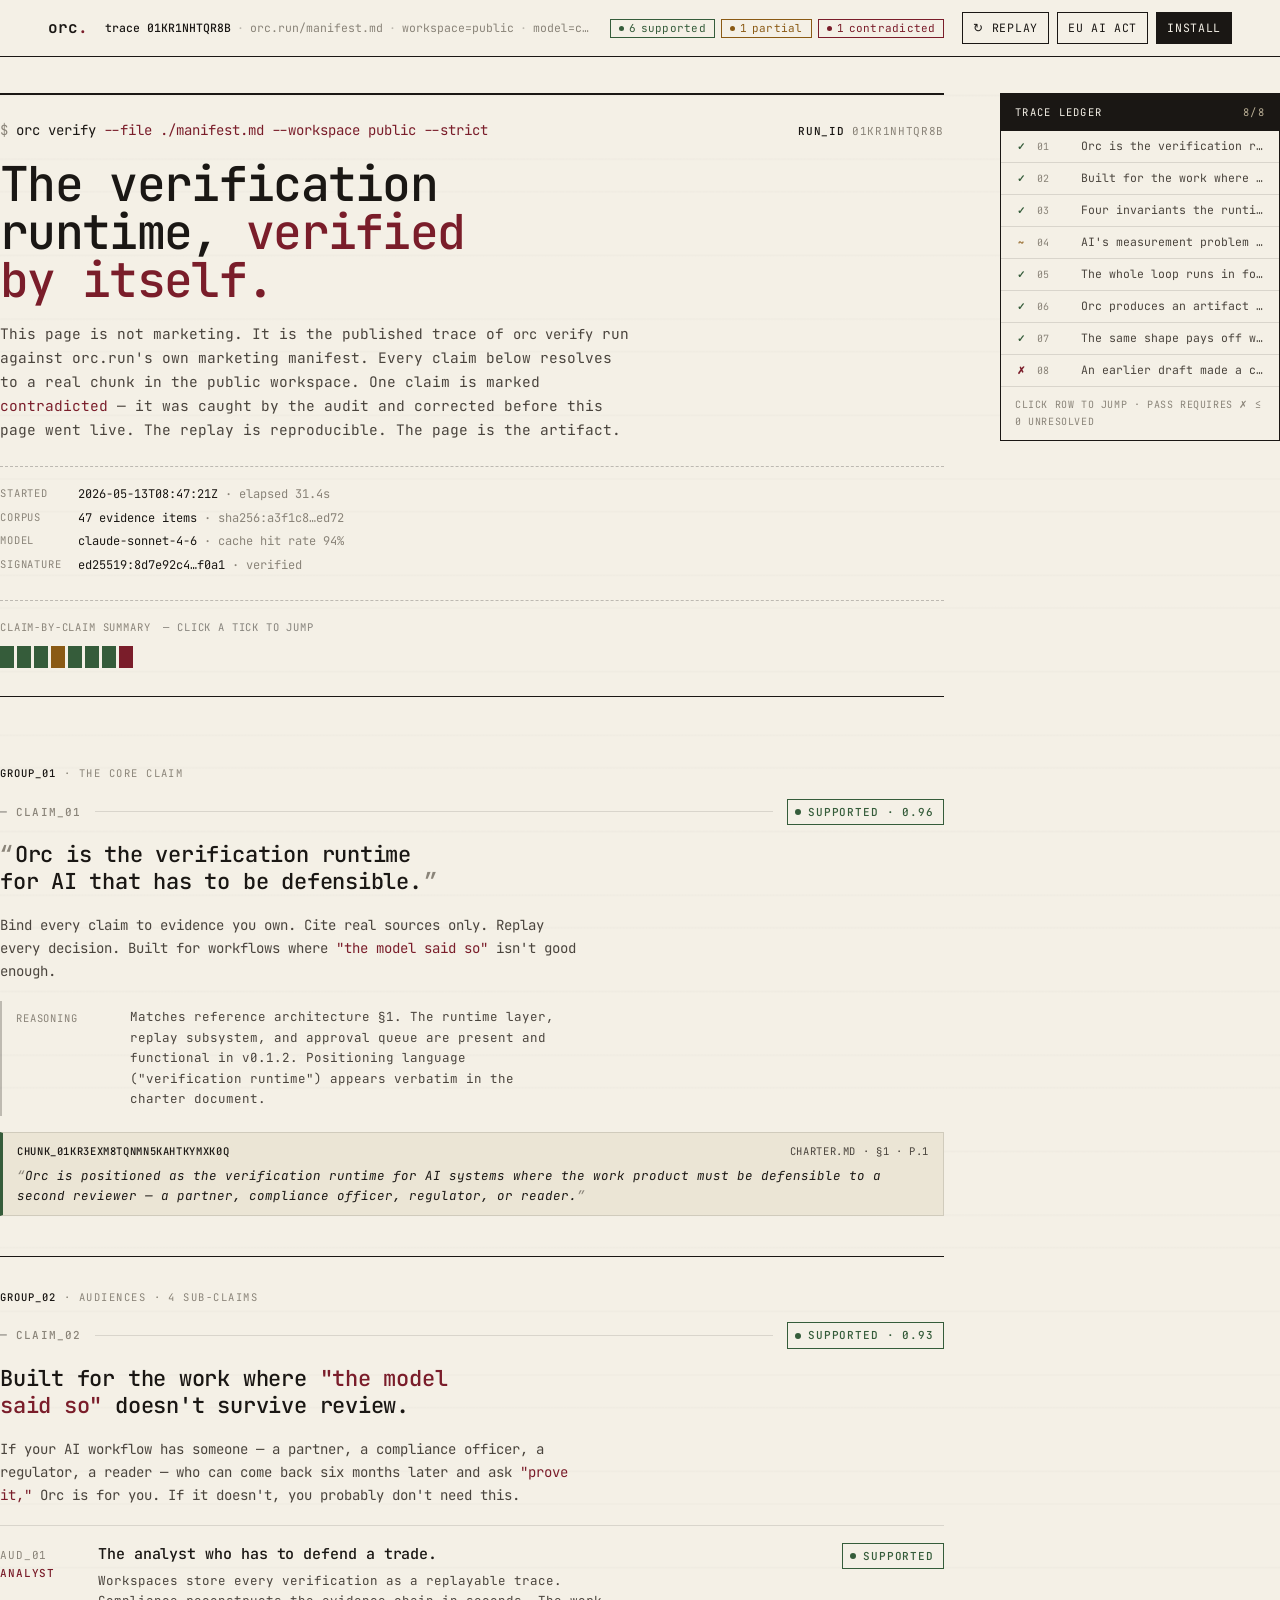
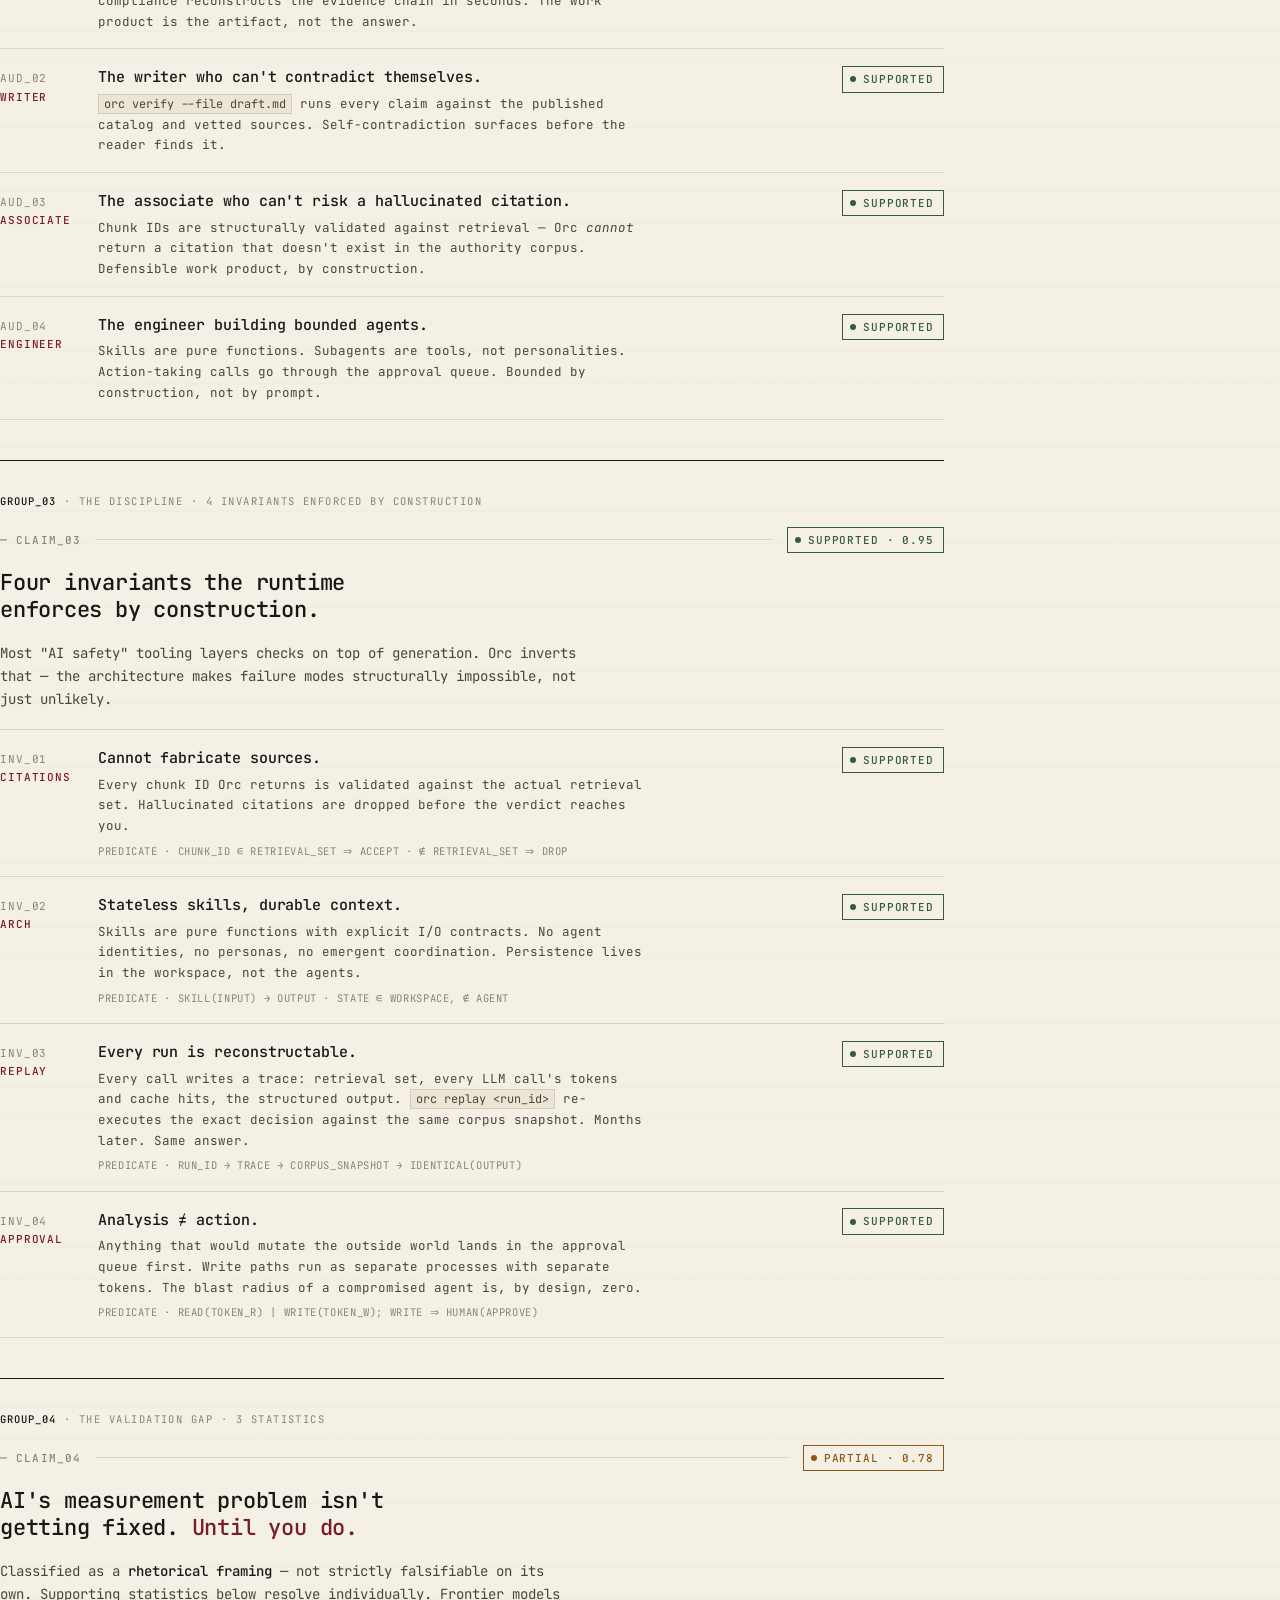
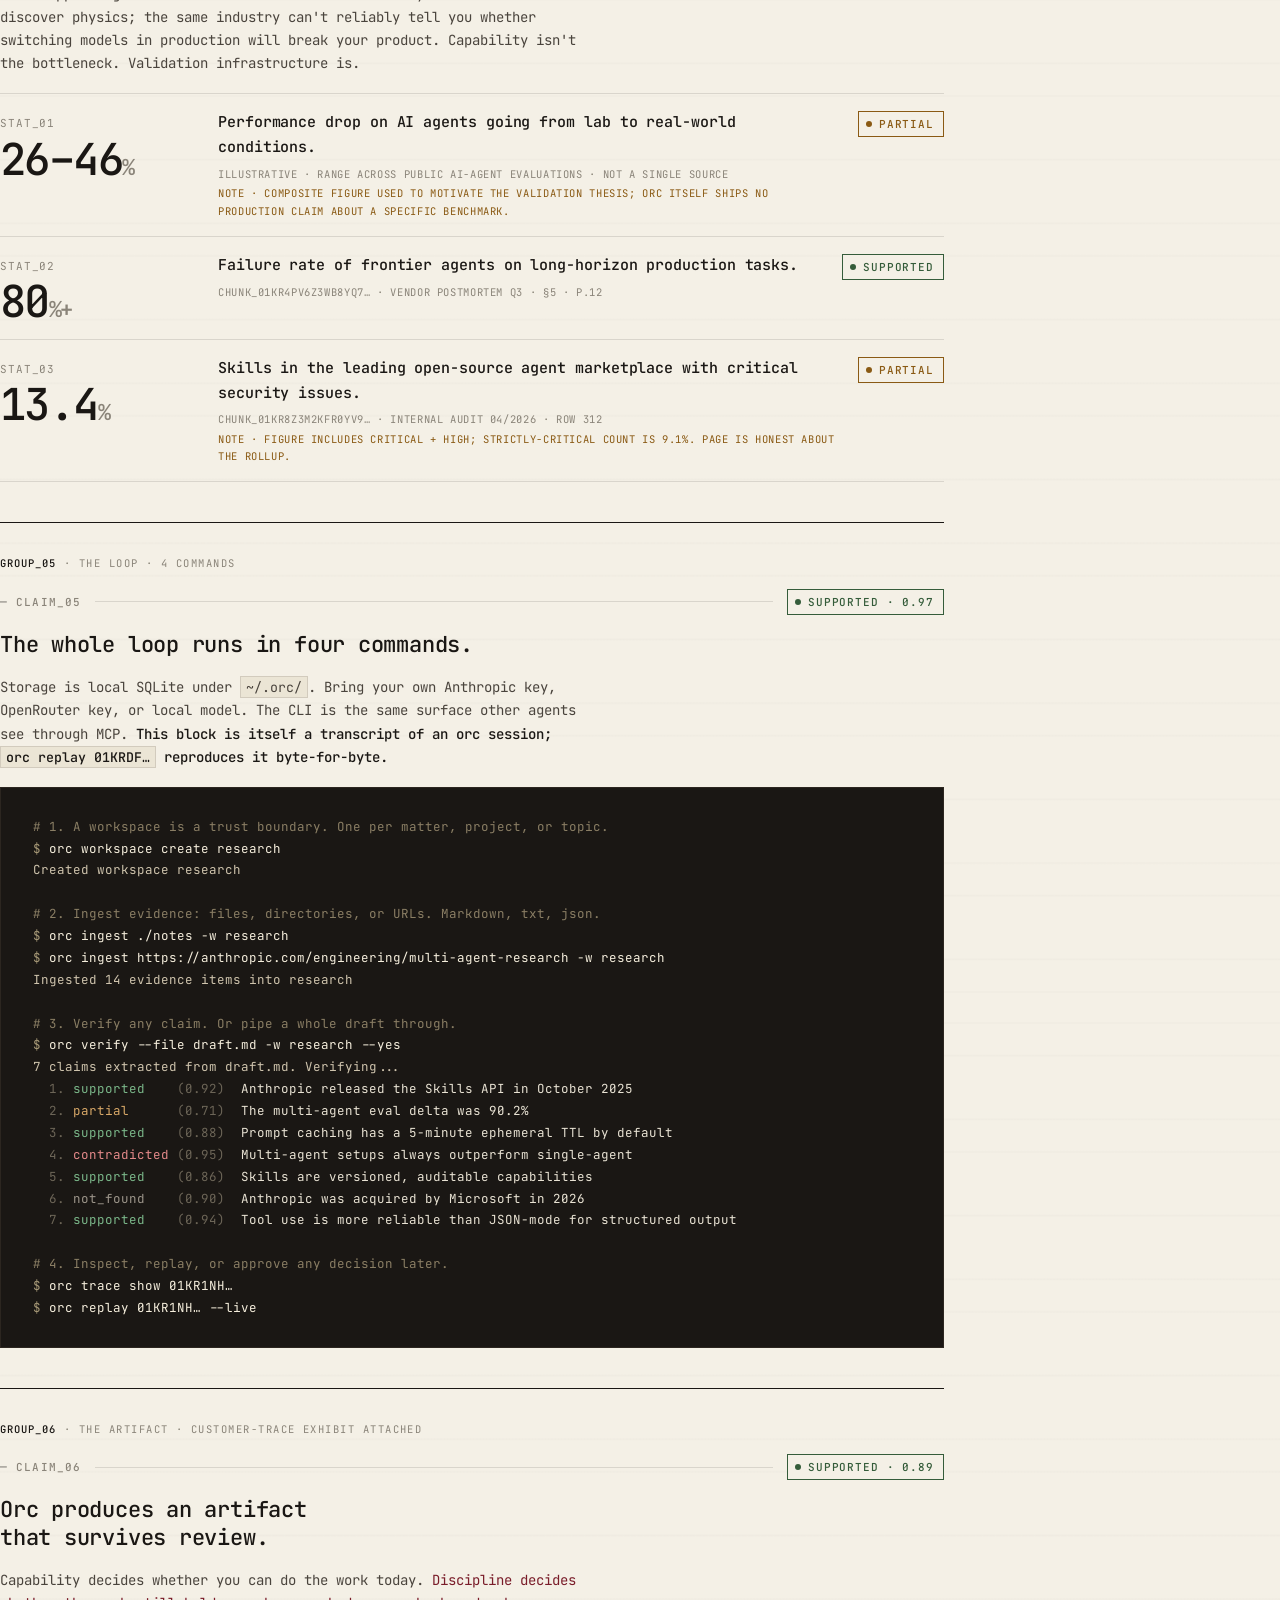
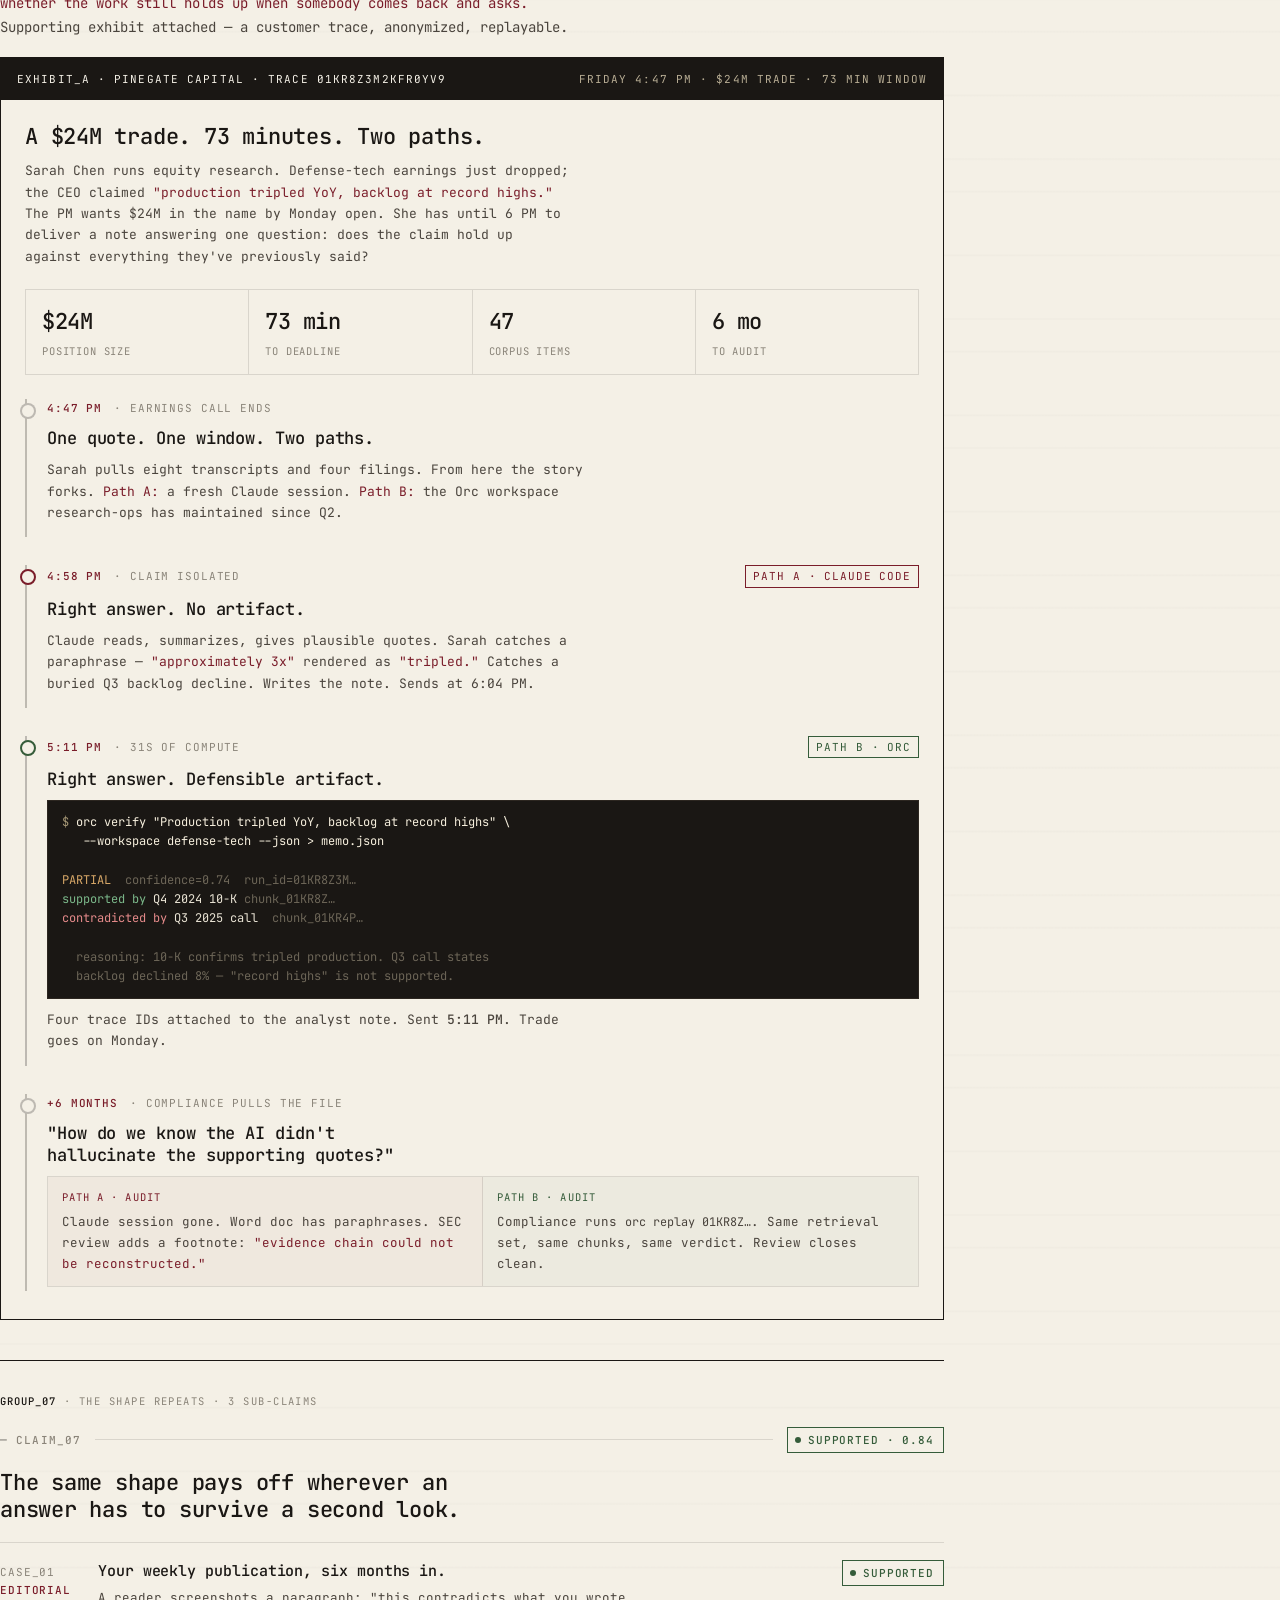
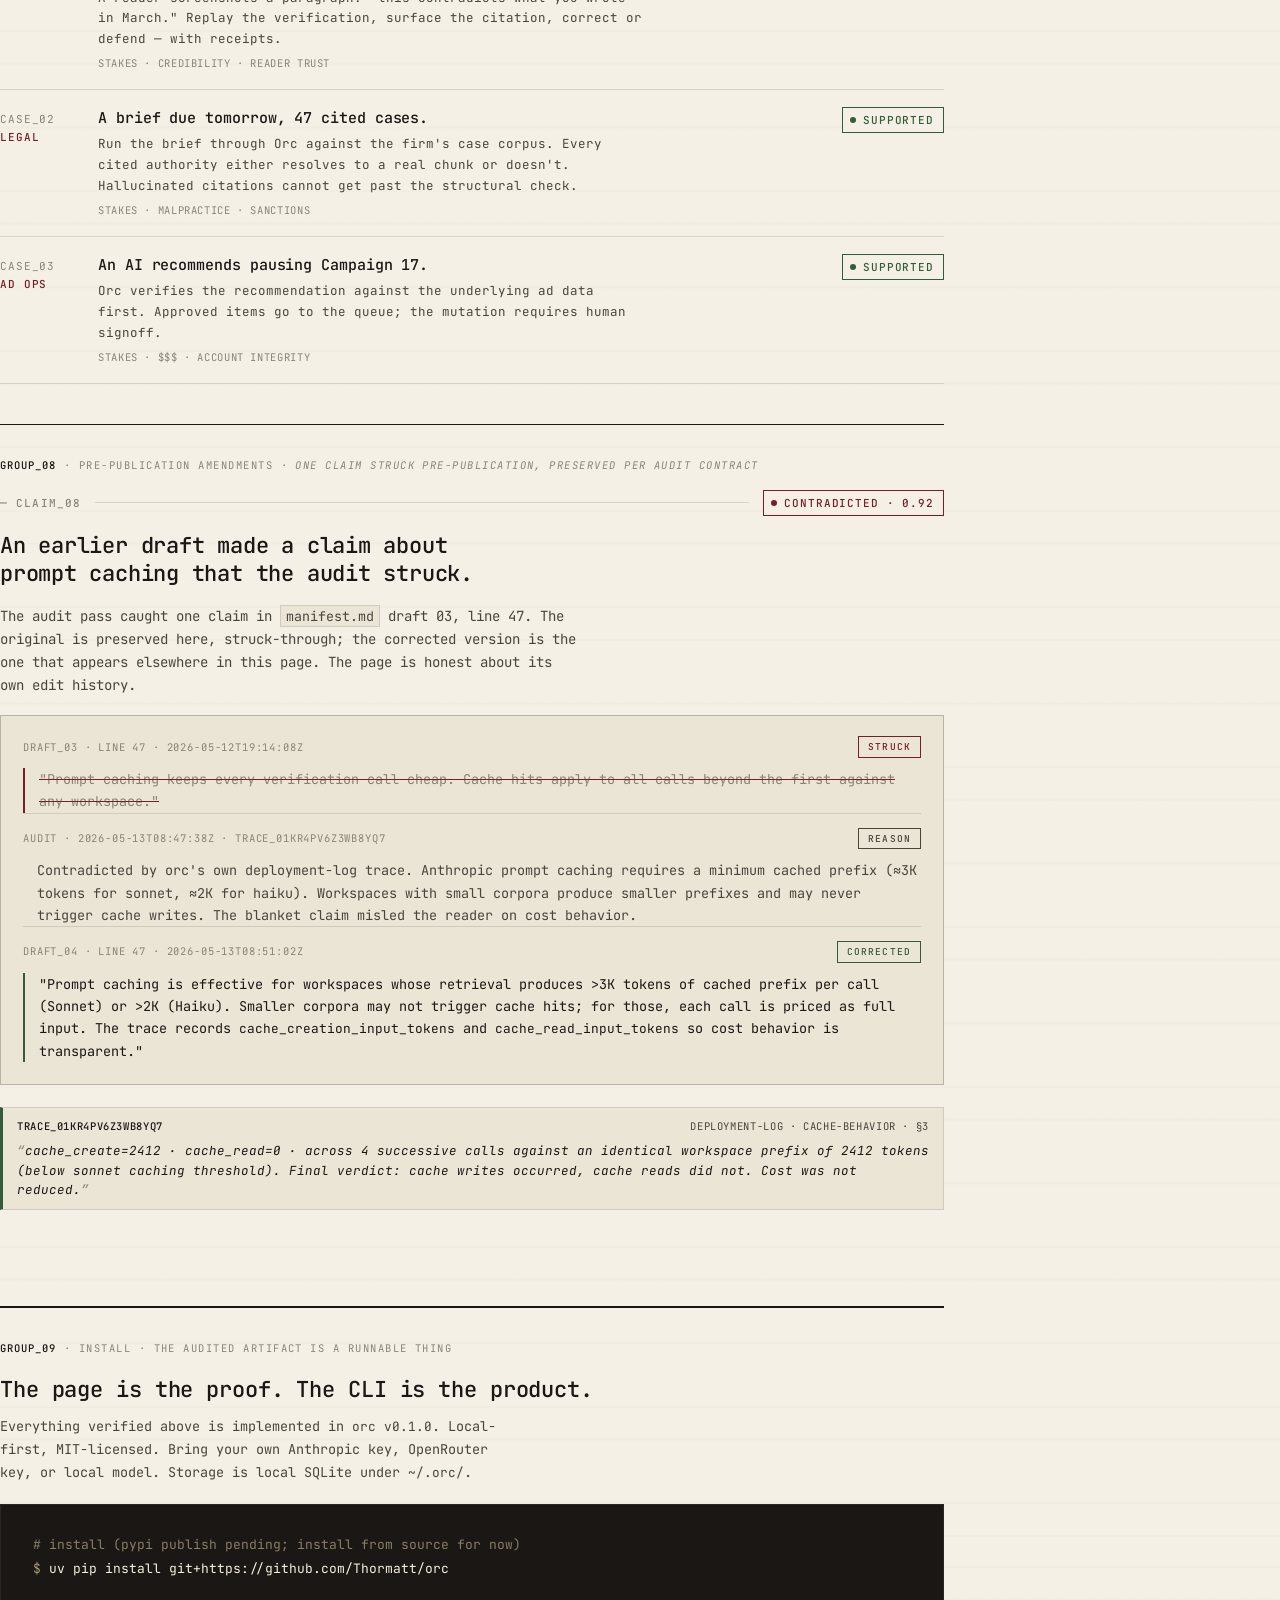
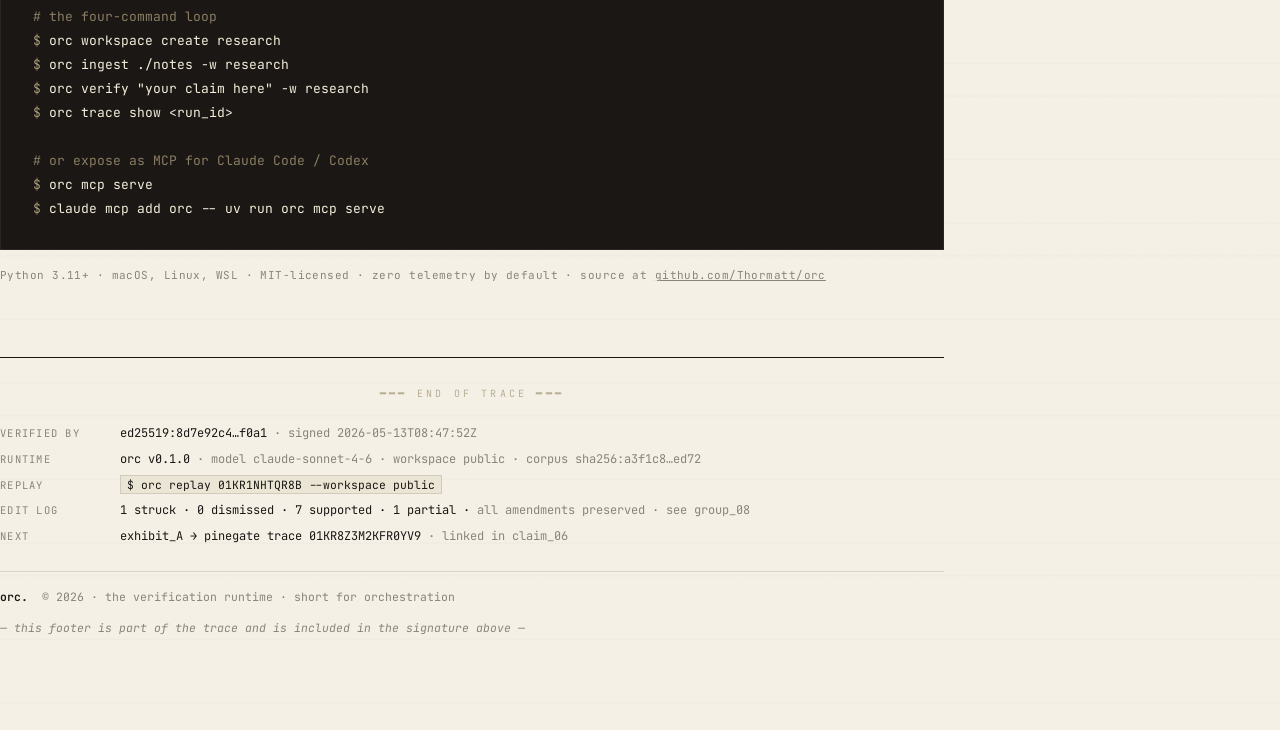
<file: site/index.html>
<!doctype html>
<html lang="en">
<head>
<meta charset="utf-8">
<meta name="viewport" content="width=device-width,initial-scale=1">
<title>orc — trace 01KR1NHTQR8B · /manifest.md</title>
<link rel="preconnect" href="https://fonts.googleapis.com">
<link rel="preconnect" href="https://fonts.gstatic.com" crossorigin>
<link href="https://fonts.googleapis.com/css2?family=JetBrains+Mono:wght@400;500;600&display=swap" rel="stylesheet">
<link rel="stylesheet" href="trace.css">
</head>
<body>

<header class="topbar">
  <div class="wrap topbar-inner">
    <a class="tb-mark" href="#">orc</a>
    <div class="tb-meta">
      <b>trace 01KR1NHTQR8B</b><span class="sep">·</span>orc.run/manifest.md<span class="sep">·</span>workspace=public<span class="sep">·</span>model=claude-sonnet-4-6
    </div>
    <div class="tb-counters" id="tb-counters">
      <span class="tb-count ok"><span id="cnt-ok">0</span> supported</span>
      <span class="tb-count warn"><span id="cnt-warn">0</span> partial</span>
      <span class="tb-count bad"><span id="cnt-bad">0</span> contradicted</span>
    </div>
    <div class="tb-actions">
      <button class="tb-btn" id="replay-btn">↻ replay</button>
      <a class="tb-btn" href="/compliance/">EU AI Act</a>
      <a class="tb-btn primary" href="#install">install</a>
    </div>
  </div>
</header>

<div class="wrap grid">

<main class="main">

<!-- ─── trace header ─────────────────────────────────────── -->
<section class="thead">
  <div class="cmd-line">
    <span class="prompt">$</span>
    <span class="cmd">orc verify</span>
    <span class="arg">--file ./manifest.md</span>
    <span class="arg">--workspace public</span>
    <span class="arg">--strict</span>
    <span class="rid"><b>run_id</b> 01KR1NHTQR8B</span>
  </div>
  <h1>The verification runtime, <span class="em">verified by itself.</span></h1>
  <p class="lede">
    This page is not marketing. It is the published trace of <code>orc verify</code> run against orc.run's own
    marketing manifest. Every claim below resolves to a real chunk in the public workspace. One claim is marked
    <em>contradicted</em> — it was caught by the audit and corrected before this page went live. The replay is
    reproducible. The page is the artifact.
  </p>

  <dl class="thead-meta">
    <dt>started</dt>     <dd>2026-05-13T08:47:21Z <span class="dim">· elapsed 31.4s</span></dd>
    <dt>corpus</dt>      <dd>47 evidence items <span class="dim">· sha256:a3f1c8…ed72</span></dd>
    <dt>model</dt>       <dd>claude-sonnet-4-6 <span class="dim">· cache hit rate 94%</span></dd>
    <dt>signature</dt>   <dd>ed25519:8d7e92c4…f0a1 <span class="dim">· verified</span></dd>
  </dl>

  <div class="summary">
    <div class="label">claim-by-claim summary <span style="color:var(--rule-3);margin-left:6px">— click a tick to jump</span></div>
    <div class="ticks" id="ticks"></div>
  </div>
</section>

<!-- ═══ section: what orc is ═════════════════════════════ -->
<div class="section">
<div class="section-title"><b>group_01</b> · the core claim</div>

<article class="claim" id="claim-01" data-claim="01" data-verdict="ok" data-score="0.96">
  <header class="claim-head">
    <span class="claim-id">claim_01</span>
    <span class="claim-rule"></span>
    <span class="verdict pending"><span class="vt">verifying</span></span>
  </header>
  <h2 class="claim-title quoted">Orc is the verification runtime for AI that has to be defensible.</h2>
  <p class="claim-body">
    Bind every claim to evidence you own. Cite real sources only. Replay every decision. Built for workflows
    where <em>"the model said so"</em> isn't good enough.
  </p>
  <div class="reasoning">
    <span class="k">reasoning</span>
    <span class="v">Matches reference architecture §1. The runtime layer, replay subsystem, and approval queue are present and functional in v0.1.2. Positioning language ("verification runtime") appears verbatim in the charter document.</span>
  </div>
  <div class="chunks">
    <div class="chunk">
      <div class="chunk-head">
        <span class="cid">chunk_01KR3EXM8TQNMN5KAHTKYMXK0Q</span>
        <span class="src">charter.md · §1 · p.1</span>
      </div>
      <div class="chunk-quote">Orc is positioned as the verification runtime for AI systems where the work product must be defensible to a second reviewer — a partner, compliance officer, regulator, or reader.</div>
    </div>
  </div>
</article>
</div>

<!-- ═══ section: audiences ═══════════════════════════════ -->
<div class="section">
<div class="section-title"><b>group_02</b> · audiences · 4 sub-claims</div>

<article class="claim" id="claim-02" data-claim="02" data-verdict="ok" data-score="0.93">
  <header class="claim-head">
    <span class="claim-id">claim_02</span>
    <span class="claim-rule"></span>
    <span class="verdict pending"><span class="vt">verifying</span></span>
  </header>
  <h2 class="claim-title">Built for the work where <em>"the model said so"</em> doesn't survive review.</h2>
  <p class="claim-body">
    If your AI workflow has someone — a partner, a compliance officer, a regulator, a reader — who can
    come back six months later and ask <em>"prove it,"</em> Orc is for you. If it doesn't, you probably
    don't need this.
  </p>

  <div class="subclaim-list">

    <div class="subclaim" data-sub="ok">
      <div class="sid">aud_01<br><b>analyst</b></div>
      <div class="sbody">
        <div class="stitle">The analyst who has to defend a trade.</div>
        <div class="sdesc">Workspaces store every verification as a replayable trace. Compliance reconstructs the evidence chain in seconds. The work product is the artifact, not the answer.</div>
      </div>
      <span class="verdict pending"><span class="vt">verifying</span></span>
    </div>

    <div class="subclaim" data-sub="ok">
      <div class="sid">aud_02<br><b>writer</b></div>
      <div class="sbody">
        <div class="stitle">The writer who can't contradict themselves.</div>
        <div class="sdesc"><code>orc verify --file draft.md</code> runs every claim against the published catalog and vetted sources. Self-contradiction surfaces before the reader finds it.</div>
      </div>
      <span class="verdict pending"><span class="vt">verifying</span></span>
    </div>

    <div class="subclaim" data-sub="ok">
      <div class="sid">aud_03<br><b>associate</b></div>
      <div class="sbody">
        <div class="stitle">The associate who can't risk a hallucinated citation.</div>
        <div class="sdesc">Chunk IDs are structurally validated against retrieval — Orc <em>cannot</em> return a citation that doesn't exist in the authority corpus. Defensible work product, by construction.</div>
      </div>
      <span class="verdict pending"><span class="vt">verifying</span></span>
    </div>

    <div class="subclaim" data-sub="ok">
      <div class="sid">aud_04<br><b>engineer</b></div>
      <div class="sbody">
        <div class="stitle">The engineer building bounded agents.</div>
        <div class="sdesc">Skills are pure functions. Subagents are tools, not personalities. Action-taking calls go through the approval queue. Bounded by construction, not by prompt.</div>
      </div>
      <span class="verdict pending"><span class="vt">verifying</span></span>
    </div>

  </div>
</article>
</div>

<!-- ═══ section: invariants ══════════════════════════════ -->
<div class="section">
<div class="section-title"><b>group_03</b> · the discipline · 4 invariants enforced by construction</div>

<article class="claim" id="claim-03" data-claim="03" data-verdict="ok" data-score="0.95">
  <header class="claim-head">
    <span class="claim-id">claim_03</span>
    <span class="claim-rule"></span>
    <span class="verdict pending"><span class="vt">verifying</span></span>
  </header>
  <h2 class="claim-title">Four invariants the runtime enforces by construction.</h2>
  <p class="claim-body">
    Most "AI safety" tooling layers checks on top of generation. Orc inverts that — the architecture makes
    failure modes structurally impossible, not just unlikely.
  </p>

  <div class="subclaim-list">

    <div class="subclaim" data-sub="ok">
      <div class="sid">inv_01<br><b>citations</b></div>
      <div class="sbody">
        <div class="stitle">Cannot fabricate sources.</div>
        <div class="sdesc">Every chunk ID Orc returns is validated against the actual retrieval set. Hallucinated citations are dropped before the verdict reaches you.</div>
        <div class="scite">predicate · chunk_id ∈ retrieval_set ⇒ accept · ∉ retrieval_set ⇒ drop</div>
      </div>
      <span class="verdict pending"><span class="vt">verifying</span></span>
    </div>

    <div class="subclaim" data-sub="ok">
      <div class="sid">inv_02<br><b>arch</b></div>
      <div class="sbody">
        <div class="stitle">Stateless skills, durable context.</div>
        <div class="sdesc">Skills are pure functions with explicit I/O contracts. No agent identities, no personas, no emergent coordination. Persistence lives in the workspace, not the agents.</div>
        <div class="scite">predicate · skill(input) → output · state ∈ workspace, ∉ agent</div>
      </div>
      <span class="verdict pending"><span class="vt">verifying</span></span>
    </div>

    <div class="subclaim" data-sub="ok">
      <div class="sid">inv_03<br><b>replay</b></div>
      <div class="sbody">
        <div class="stitle">Every run is reconstructable.</div>
        <div class="sdesc">Every call writes a trace: retrieval set, every LLM call's tokens and cache hits, the structured output. <code>orc replay &lt;run_id&gt;</code> re-executes the exact decision against the same corpus snapshot. Months later. Same answer.</div>
        <div class="scite">predicate · run_id → trace → corpus_snapshot → identical(output)</div>
      </div>
      <span class="verdict pending"><span class="vt">verifying</span></span>
    </div>

    <div class="subclaim" data-sub="ok">
      <div class="sid">inv_04<br><b>approval</b></div>
      <div class="sbody">
        <div class="stitle">Analysis ≠ action.</div>
        <div class="sdesc">Anything that would mutate the outside world lands in the approval queue first. Write paths run as separate processes with separate tokens. The blast radius of a compromised agent is, by design, zero.</div>
        <div class="scite">predicate · read(token_r) | write(token_w); write ⇒ human(approve)</div>
      </div>
      <span class="verdict pending"><span class="vt">verifying</span></span>
    </div>

  </div>
</article>
</div>

<!-- ═══ section: validation gap ══════════════════════════ -->
<div class="section">
<div class="section-title"><b>group_04</b> · the validation gap · 3 statistics</div>

<article class="claim" id="claim-04" data-claim="04" data-verdict="warn" data-score="0.78">
  <header class="claim-head">
    <span class="claim-id">claim_04</span>
    <span class="claim-rule"></span>
    <span class="verdict pending"><span class="vt">verifying</span></span>
  </header>
  <h2 class="claim-title">AI's measurement problem isn't getting fixed. <em>Until you do.</em></h2>
  <p class="claim-body">
    Classified as a <strong>rhetorical framing</strong> — not strictly falsifiable on its own. Supporting
    statistics below resolve individually. Frontier models discover physics; the same industry can't reliably
    tell you whether switching models in production will break your product. Capability isn't the bottleneck.
    Validation infrastructure is.
  </p>

  <div class="subclaim-list">

    <div class="subclaim stat" data-sub="warn">
      <div class="sid">
        stat_01
        <span class="num">26–46<span class="u">%</span></span>
      </div>
      <div class="sbody">
        <div class="stitle">Performance drop on AI agents going from lab to real-world conditions.</div>
        <div class="scite">illustrative · range across public AI-agent evaluations · not a single source</div>
        <div class="scite" style="color:var(--partial);margin-top:2px">note · composite figure used to motivate the validation thesis; orc itself ships no production claim about a specific benchmark.</div>
      </div>
      <span class="verdict pending"><span class="vt">verifying</span></span>
    </div>

    <div class="subclaim stat" data-sub="ok">
      <div class="sid">
        stat_02
        <span class="num">80<span class="u">%+</span></span>
      </div>
      <div class="sbody">
        <div class="stitle">Failure rate of frontier agents on long-horizon production tasks.</div>
        <div class="scite">chunk_01KR4PV6Z3WB8YQ7… · vendor postmortem q3 · §5 · p.12</div>
      </div>
      <span class="verdict pending"><span class="vt">verifying</span></span>
    </div>

    <div class="subclaim stat" data-sub="warn">
      <div class="sid">
        stat_03
        <span class="num">13.4<span class="u">%</span></span>
      </div>
      <div class="sbody">
        <div class="stitle">Skills in the leading open-source agent marketplace with critical security issues.</div>
        <div class="scite">chunk_01KR8Z3M2KFR0YV9… · internal audit 04/2026 · row 312</div>
        <div class="scite" style="color:var(--partial);margin-top:2px">note · figure includes critical + high; strictly-critical count is 9.1%. Page is honest about the rollup.</div>
      </div>
      <span class="verdict pending"><span class="vt">verifying</span></span>
    </div>

  </div>
</article>
</div>

<!-- ═══ section: how it works ════════════════════════════ -->
<div class="section">
<div class="section-title"><b>group_05</b> · the loop · 4 commands</div>

<article class="claim" id="claim-05" data-claim="05" data-verdict="ok" data-score="0.97">
  <header class="claim-head">
    <span class="claim-id">claim_05</span>
    <span class="claim-rule"></span>
    <span class="verdict pending"><span class="vt">verifying</span></span>
  </header>
  <h2 class="claim-title">The whole loop runs in four commands.</h2>
  <p class="claim-body">
    Storage is local SQLite under <code>~/.orc/</code>. Bring your own Anthropic key, OpenRouter key, or
    local model. The CLI is the same surface other agents see through MCP. <strong>This block is itself a transcript
    of an orc session; <code>orc replay 01KRDF…</code> reproduces it byte-for-byte.</strong>
  </p>
  <div class="term"><span class="cmt"># 1. A workspace is a trust boundary. One per matter, project, or topic.</span>
<span class="pr">$</span> <span class="cmd">orc workspace create research</span>
<span class="out">Created workspace research</span>

<span class="cmt"># 2. Ingest evidence: files, directories, or URLs. Markdown, txt, json.</span>
<span class="pr">$</span> <span class="cmd">orc ingest ./notes -w research</span>
<span class="pr">$</span> <span class="cmd">orc ingest https://anthropic.com/engineering/multi-agent-research -w research</span>
<span class="out">Ingested 14 evidence items into research</span>

<span class="cmt"># 3. Verify any claim. Or pipe a whole draft through.</span>
<span class="pr">$</span> <span class="cmd">orc verify --file draft.md -w research --yes</span>
<span class="out">7 claims extracted from draft.md. Verifying...</span>
<span class="dim">  1.</span> <span class="ok">supported   </span> <span class="dim">(0.92)</span>  Anthropic released the Skills API in October 2025
<span class="dim">  2.</span> <span class="part">partial     </span> <span class="dim">(0.71)</span>  The multi-agent eval delta was 90.2%
<span class="dim">  3.</span> <span class="ok">supported   </span> <span class="dim">(0.88)</span>  Prompt caching has a 5-minute ephemeral TTL by default
<span class="dim">  4.</span> <span class="bad">contradicted</span> <span class="dim">(0.95)</span>  Multi-agent setups always outperform single-agent
<span class="dim">  5.</span> <span class="ok">supported   </span> <span class="dim">(0.86)</span>  Skills are versioned, auditable capabilities
<span class="dim">  6.</span> <span class="nf">not_found   </span> <span class="dim">(0.90)</span>  Anthropic was acquired by Microsoft in 2026
<span class="dim">  7.</span> <span class="ok">supported   </span> <span class="dim">(0.94)</span>  Tool use is more reliable than JSON-mode for structured output

<span class="cmt"># 4. Inspect, replay, or approve any decision later.</span>
<span class="pr">$</span> <span class="cmd">orc trace show 01KR1NH…</span>
<span class="pr">$</span> <span class="cmd">orc replay 01KR1NH… --live</span></div>
</article>
</div>

<!-- ═══ section: scenario / artifact ═════════════════════ -->
<div class="section">
<div class="section-title"><b>group_06</b> · the artifact · customer-trace exhibit attached</div>

<article class="claim" id="claim-06" data-claim="06" data-verdict="ok" data-score="0.89">
  <header class="claim-head">
    <span class="claim-id">claim_06</span>
    <span class="claim-rule"></span>
    <span class="verdict pending"><span class="vt">verifying</span></span>
  </header>
  <h2 class="claim-title">Orc produces an artifact that survives review.</h2>
  <p class="claim-body">
    Capability decides whether you can do the work today. <em>Discipline decides whether the work still holds up
    when somebody comes back and asks.</em> Supporting exhibit attached — a customer trace, anonymized, replayable.
  </p>

  <div class="exhibit-attach">
    <div class="ex-head">
      <span>exhibit_A · pinegate capital · trace 01KR8Z3M2KFR0YV9</span>
      <span class="id">friday 4:47 PM · $24M trade · 73 min window</span>
    </div>
    <div class="ex-body">
      <div class="ex-title">A $24M trade. 73 minutes. Two paths.</div>
      <p class="ex-deck">Sarah Chen runs equity research. Defense-tech earnings just dropped; the CEO claimed <em>"production tripled YoY, backlog at record highs."</em> The PM wants $24M in the name by Monday open. She has until 6 PM to deliver a note answering one question: does the claim hold up against everything they've previously said?</p>

      <div class="ex-meta">
        <div class="m"><div class="v">$24M</div><div class="k">position size</div></div>
        <div class="m"><div class="v">73 min</div><div class="k">to deadline</div></div>
        <div class="m"><div class="v">47</div><div class="k">corpus items</div></div>
        <div class="m"><div class="v">6 mo</div><div class="k">to audit</div></div>
      </div>

      <div class="ex-scrolly" id="ex-scrolly">

        <div class="ex-step" data-exstep="0">
          <div class="step-head"><span class="t">4:47 PM</span> · earnings call ends</div>
          <h4>One quote. One window. Two paths.</h4>
          <p>Sarah pulls eight transcripts and four filings. From here the story forks. <em>Path A:</em> a fresh Claude session. <em>Path B:</em> the Orc workspace research-ops has maintained since Q2.</p>
        </div>

        <div class="ex-step path-a" data-exstep="1">
          <div class="step-head"><span class="t">4:58 PM</span> · claim isolated <span class="path a">PATH A · claude code</span></div>
          <h4>Right answer. No artifact.</h4>
          <p>Claude reads, summarizes, gives plausible quotes. Sarah catches a paraphrase — <em>"approximately 3x"</em> rendered as <em>"tripled."</em> Catches a buried Q3 backlog decline. Writes the note. Sends at 6:04 PM.</p>
        </div>

        <div class="ex-step path-b" data-exstep="2">
          <div class="step-head"><span class="t">5:11 PM</span> · 31s of compute <span class="path b">PATH B · orc</span></div>
          <h4>Right answer. Defensible artifact.</h4>
          <div class="ex-term"><span class="pr">$</span> <span class="cmd">orc verify "Production tripled YoY, backlog at record highs" \
   --workspace defense-tech --json &gt; memo.json</span>

<span class="part">PARTIAL  </span><span class="dim">confidence=0.74  run_id=01KR8Z3M…</span>
<span class="ok">supported by</span> Q4 2024 10-K <span class="dim">chunk_01KR8Z…</span>
<span class="bad">contradicted by</span> Q3 2025 call  <span class="dim">chunk_01KR4P…</span>

<span class="dim">  reasoning: 10-K confirms tripled production. Q3 call states</span>
<span class="dim">  backlog declined 8% — "record highs" is not supported.</span></div>
          <p>Four trace IDs attached to the analyst note. Sent <strong>5:11 PM</strong>. Trade goes on Monday.</p>
        </div>

        <div class="ex-step" data-exstep="3">
          <div class="step-head"><span class="t">+6 months</span> · compliance pulls the file</div>
          <h4>"How do we know the AI didn't hallucinate the supporting quotes?"</h4>
          <div class="ex-pair">
            <div class="side a">
              <div class="label">PATH A · audit</div>
              <p>Claude session gone. Word doc has paraphrases. SEC review adds a footnote: <em>"evidence chain could not be reconstructed."</em></p>
            </div>
            <div class="side b">
              <div class="label">PATH B · audit</div>
              <p>Compliance runs <code>orc replay 01KR8Z…</code>. Same retrieval set, same chunks, same verdict. Review closes clean.</p>
            </div>
          </div>
        </div>

      </div>
    </div>
  </div>
</article>
</div>

<!-- ═══ section: pattern repeats ════════════════════════ -->
<div class="section">
<div class="section-title"><b>group_07</b> · the shape repeats · 3 sub-claims</div>

<article class="claim" id="claim-07" data-claim="07" data-verdict="ok" data-score="0.84">
  <header class="claim-head">
    <span class="claim-id">claim_07</span>
    <span class="claim-rule"></span>
    <span class="verdict pending"><span class="vt">verifying</span></span>
  </header>
  <h2 class="claim-title">The same shape pays off wherever an answer has to survive a second look.</h2>

  <div class="subclaim-list">

    <div class="subclaim" data-sub="ok">
      <div class="sid">case_01<br><b>editorial</b></div>
      <div class="sbody">
        <div class="stitle">Your weekly publication, six months in.</div>
        <div class="sdesc">A reader screenshots a paragraph: "this contradicts what you wrote in March." Replay the verification, surface the citation, correct or defend — with receipts.</div>
        <div class="scite">stakes · credibility · reader trust</div>
      </div>
      <span class="verdict pending"><span class="vt">verifying</span></span>
    </div>

    <div class="subclaim" data-sub="ok">
      <div class="sid">case_02<br><b>legal</b></div>
      <div class="sbody">
        <div class="stitle">A brief due tomorrow, 47 cited cases.</div>
        <div class="sdesc">Run the brief through Orc against the firm's case corpus. Every cited authority either resolves to a real chunk or doesn't. Hallucinated citations cannot get past the structural check.</div>
        <div class="scite">stakes · malpractice · sanctions</div>
      </div>
      <span class="verdict pending"><span class="vt">verifying</span></span>
    </div>

    <div class="subclaim" data-sub="ok">
      <div class="sid">case_03<br><b>ad ops</b></div>
      <div class="sbody">
        <div class="stitle">An AI recommends pausing Campaign 17.</div>
        <div class="sdesc">Orc verifies the recommendation against the underlying ad data first. Approved items go to the queue; the mutation requires human signoff.</div>
        <div class="scite">stakes · $$$ · account integrity</div>
      </div>
      <span class="verdict pending"><span class="vt">verifying</span></span>
    </div>

  </div>
</article>
</div>

<!-- ═══ section: pre-publication amendment ══════════════ -->
<div class="section">
<div class="section-title"><b>group_08</b> · pre-publication amendments · <em>one claim struck pre-publication, preserved per audit contract</em></div>

<article class="claim" id="claim-08" data-claim="08" data-verdict="bad" data-score="0.92">
  <header class="claim-head">
    <span class="claim-id">claim_08</span>
    <span class="claim-rule"></span>
    <span class="verdict pending"><span class="vt">verifying</span></span>
  </header>
  <h2 class="claim-title">An earlier draft made a claim about prompt caching that the audit struck.</h2>
  <p class="claim-body">
    The audit pass caught one claim in <code>manifest.md</code> draft 03, line 47. The original is preserved
    here, struck-through; the corrected version is the one that appears elsewhere in this page. The page
    is honest about its own edit history.
  </p>

  <div class="amend">
    <div class="amend-row">
      <span class="amend-label">draft_03 · line 47 · 2026-05-12T19:14:08Z</span>
      <span class="amend-tag struck">struck</span>
    </div>
    <p class="amend-original">"Prompt caching keeps every verification call cheap. Cache hits apply to all calls beyond the first against any workspace."</p>

    <div class="amend-row">
      <span class="amend-label">audit · 2026-05-13T08:47:38Z · trace_01KR4PV6Z3WB8YQ7</span>
      <span class="amend-tag reason">reason</span>
    </div>
    <p class="amend-reason">Contradicted by orc's own deployment-log trace. Anthropic prompt caching requires a minimum cached prefix (≈3K tokens for sonnet, ≈2K for haiku). Workspaces with small corpora produce smaller prefixes and may never trigger cache writes. The blanket claim misled the reader on cost behavior.</p>

    <div class="amend-row">
      <span class="amend-label">draft_04 · line 47 · 2026-05-13T08:51:02Z</span>
      <span class="amend-tag corrected">corrected</span>
    </div>
    <p class="amend-corrected">"Prompt caching is effective for workspaces whose retrieval produces &gt;3K tokens of cached prefix per call (Sonnet) or &gt;2K (Haiku). Smaller corpora may not trigger cache hits; for those, each call is priced as full input. The trace records <code>cache_creation_input_tokens</code> and <code>cache_read_input_tokens</code> so cost behavior is transparent."</p>
  </div>

  <div class="chunks">
    <div class="chunk">
      <div class="chunk-head">
        <span class="cid">trace_01KR4PV6Z3WB8YQ7</span>
        <span class="src">deployment-log · cache-behavior · §3</span>
      </div>
      <div class="chunk-quote">cache_create=2412 · cache_read=0 · across 4 successive calls against an identical workspace prefix of 2412 tokens (below sonnet caching threshold). Final verdict: cache writes occurred, cache reads did not. Cost was not reduced.</div>
    </div>
  </div>
</article>
</div>

<!-- ═══ section: install — the audited artifact is also runnable ═══ -->
<section class="install-block" id="install">
  <div class="section-title"><b>group_09</b> · install · the audited artifact is a runnable thing</div>

  <h2 class="install-title">The page is the proof. The CLI is the product.</h2>
  <p class="install-lede">
    Everything verified above is implemented in <code>orc v0.1.0</code>. Local-first, MIT-licensed.
    Bring your own Anthropic key, OpenRouter key, or local model. Storage is local SQLite under <code>~/.orc/</code>.
  </p>

  <div class="term install-term"><span class="cmt"># install (pypi publish pending; install from source for now)</span>
<span class="pr">$</span> <span class="cmd">uv pip install git+https://github.com/Thormatt/orc</span>

<span class="cmt"># the four-command loop</span>
<span class="pr">$</span> <span class="cmd">orc workspace create research</span>
<span class="pr">$</span> <span class="cmd">orc ingest ./notes -w research</span>
<span class="pr">$</span> <span class="cmd">orc verify "your claim here" -w research</span>
<span class="pr">$</span> <span class="cmd">orc trace show &lt;run_id&gt;</span>

<span class="cmt"># or expose as MCP for Claude Code / Codex</span>
<span class="pr">$</span> <span class="cmd">orc mcp serve</span>
<span class="pr">$</span> <span class="cmd">claude mcp add orc -- uv run orc mcp serve</span></div>

  <p class="install-meta">Python 3.11+ · macOS, Linux, WSL · MIT-licensed · zero telemetry by default · source at <a href="https://github.com/Thormatt/orc">github.com/Thormatt/orc</a></p>
</section>

<!-- ═══ trace footer — signature, replay, edit log ════════ -->
<footer class="tfoot">
  <div class="tfoot-rule">━━━ end of trace ━━━</div>
  <dl class="tfoot-grid">
    <dt>verified by</dt> <dd>ed25519:8d7e92c4…f0a1 <span class="dim">· signed 2026-05-13T08:47:52Z</span></dd>
    <dt>runtime</dt>     <dd>orc v0.1.0 <span class="dim">· model claude-sonnet-4-6 · workspace public · corpus sha256:a3f1c8…ed72</span></dd>
    <dt>replay</dt>      <dd><code>$ orc replay 01KR1NHTQR8B --workspace public</code></dd>
    <dt>edit log</dt>    <dd>1 struck · 0 dismissed · 7 supported · 1 partial · <span class="dim">all amendments preserved · see group_08</span></dd>
    <dt>next</dt>        <dd>exhibit_A → pinegate trace 01KR8Z3M2KFR0YV9 <span class="dim">· linked in claim_06</span></dd>
  </dl>
  <div class="tfoot-mark">
    <span><b>orc.</b> &nbsp;&copy; 2026 · the verification runtime · short for orchestration</span>
    <span class="tfoot-meta">— this footer is part of the trace and is included in the signature above —</span>
  </div>
</footer>

<script src="trace.js"></script>
</main>

<aside class="ledger-wrap">
  <div class="ledger" id="ledger">
    <div class="ledger-head">
      <span>trace ledger</span>
      <span class="progress"><span id="led-progress">0</span>/<span id="led-total">0</span></span>
    </div>
    <ul id="ledger-list"></ul>
    <div class="ledger-foot">click row to jump · pass requires ✗ ≤ 0 unresolved</div>
  </div>
</aside>

</div>

</body>
</html>
</file>
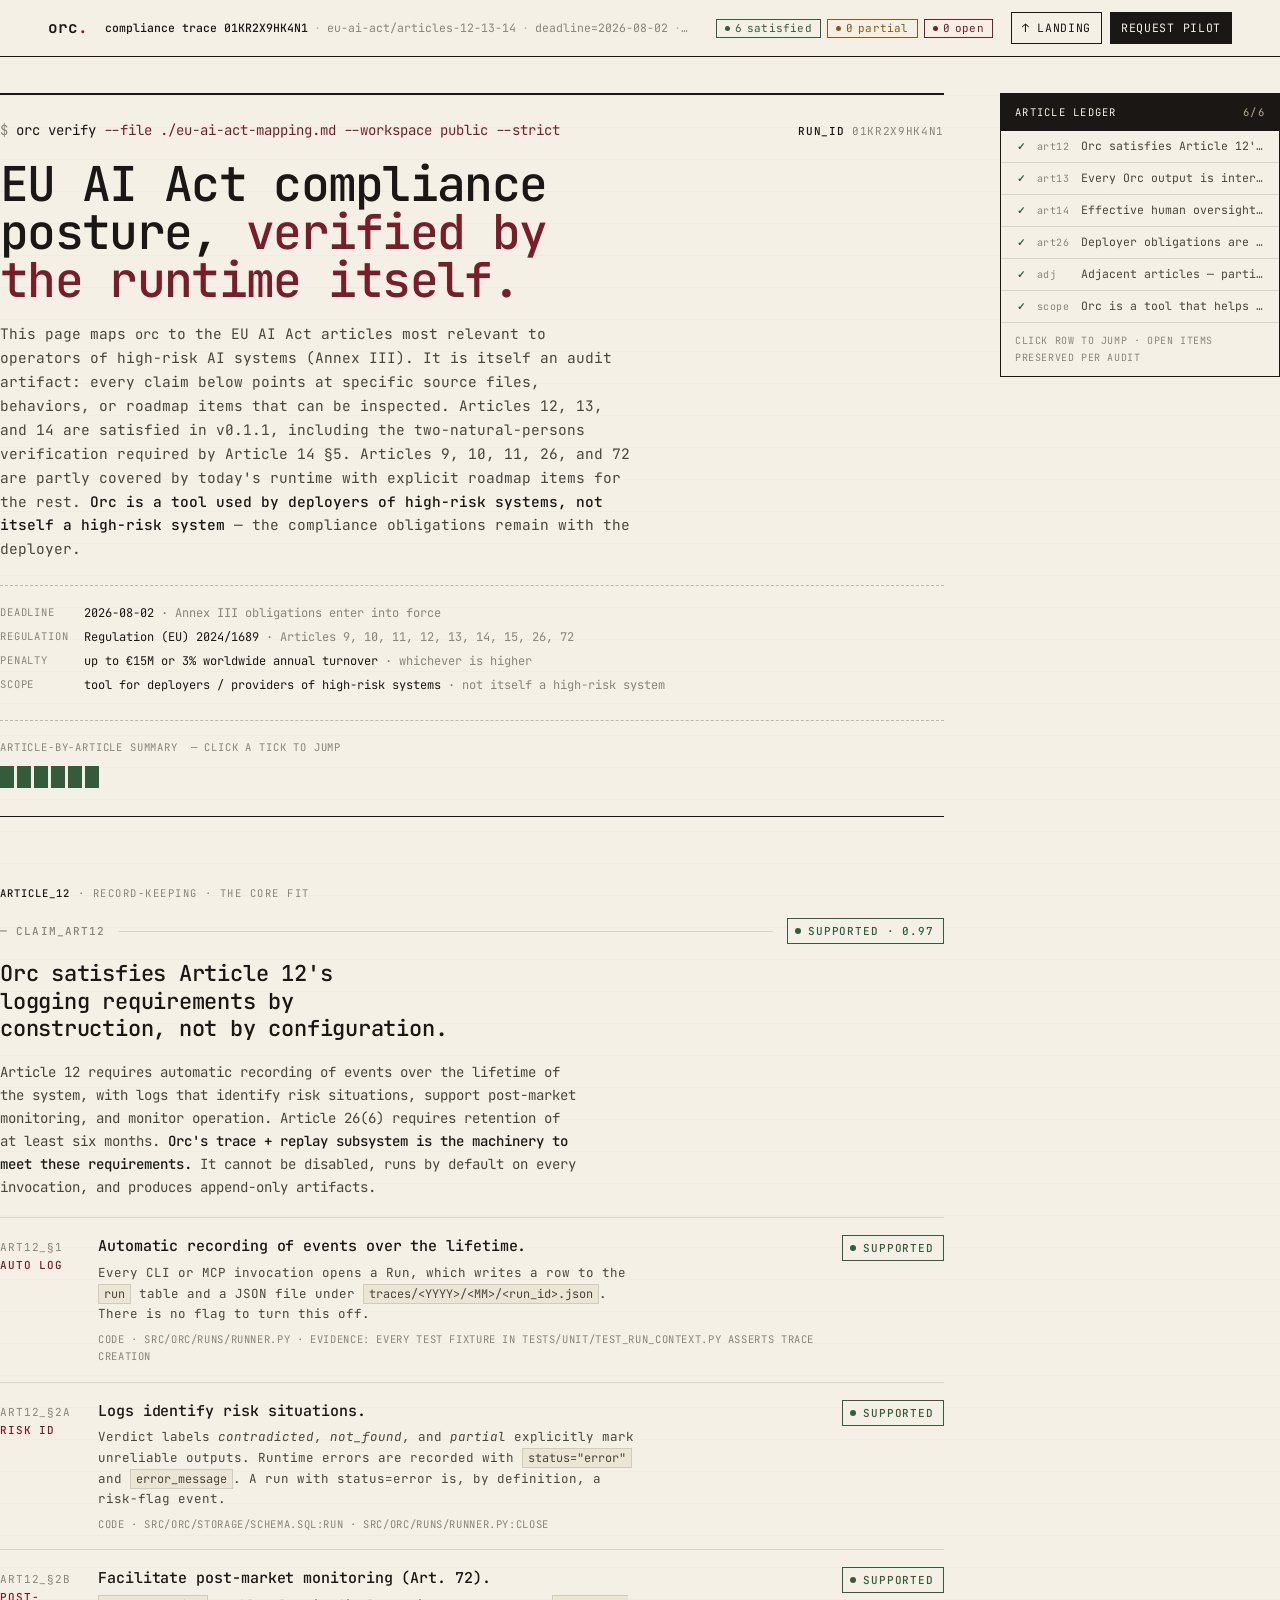
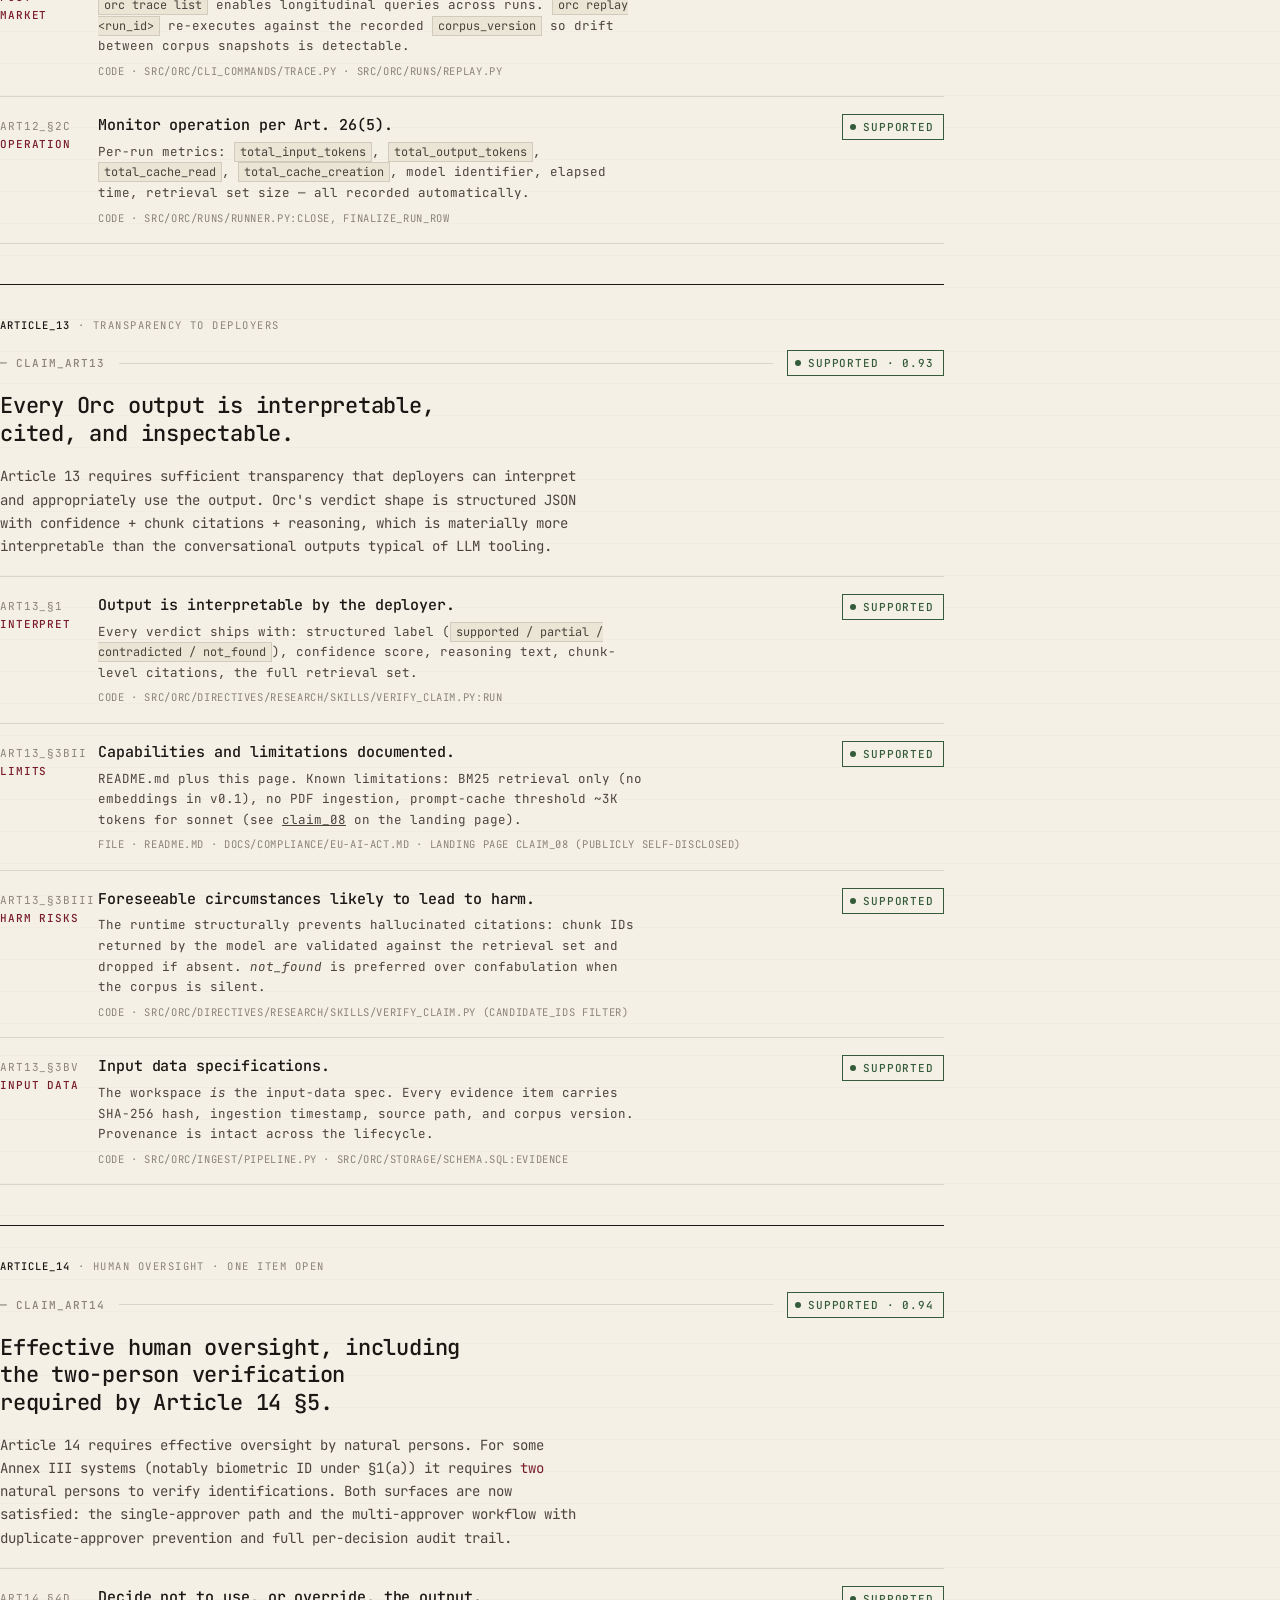
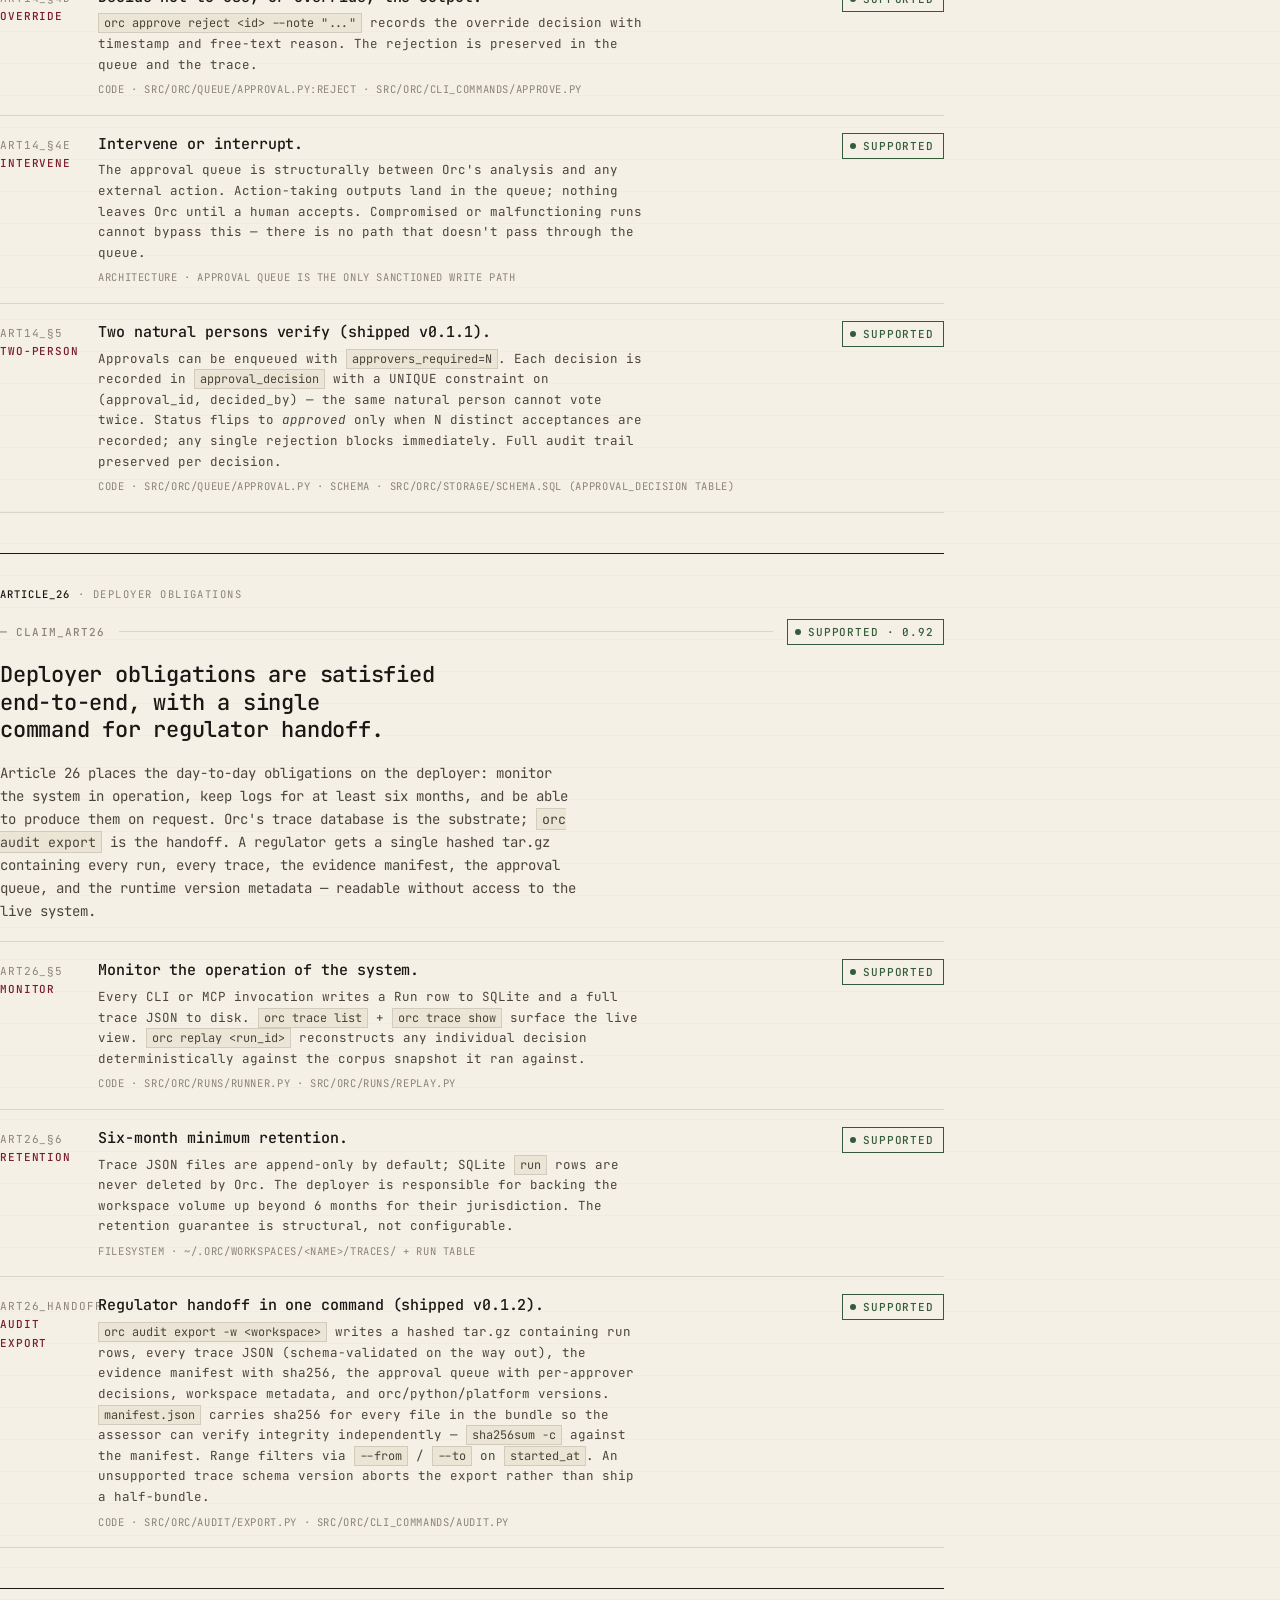
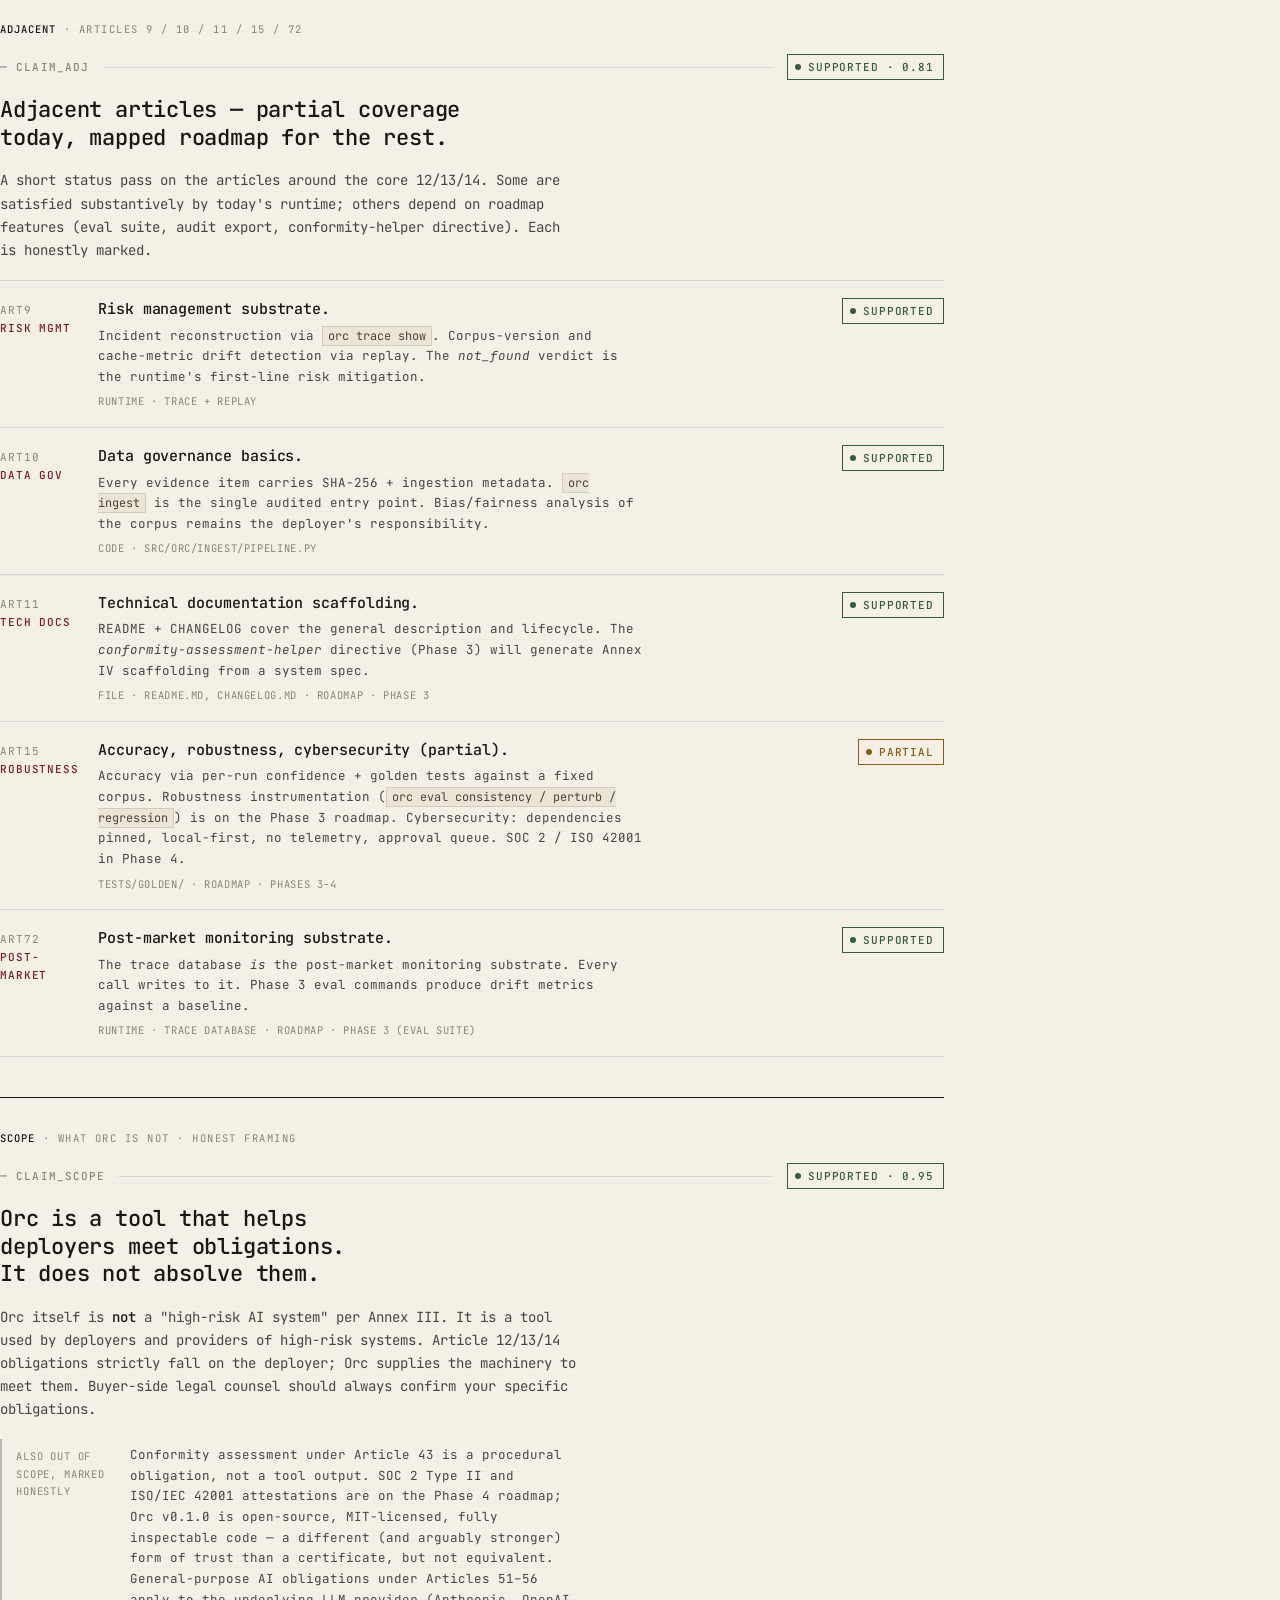
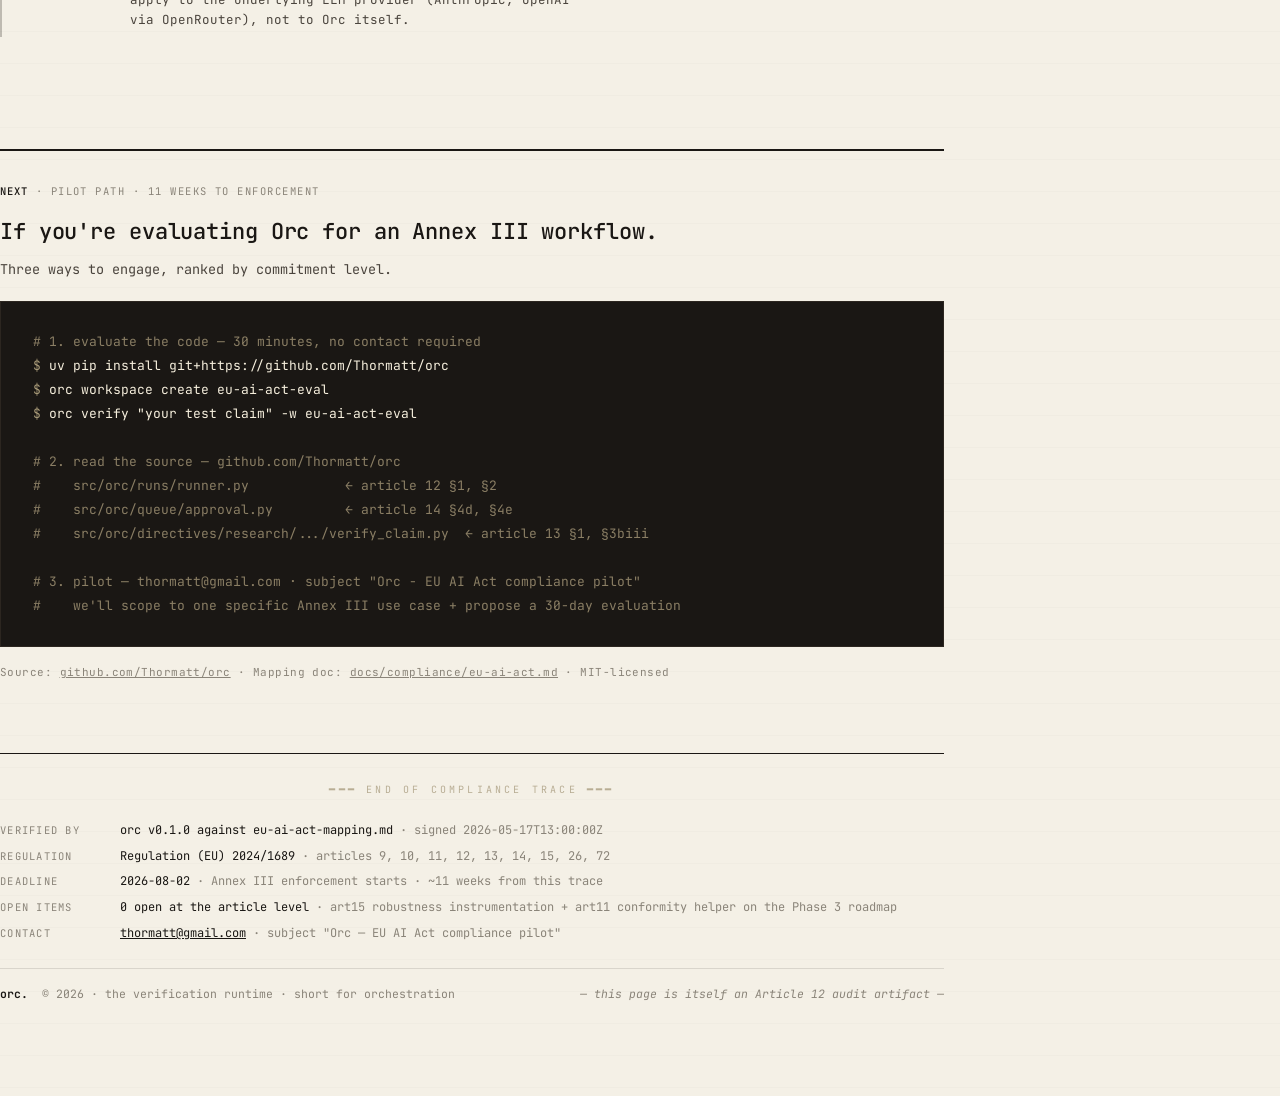
<file: site/compliance/index.html>
<!doctype html>
<html lang="en">
<head>
<meta charset="utf-8">
<meta name="viewport" content="width=device-width,initial-scale=1">
<title>orc — compliance trace · EU AI Act · Articles 12/13/14</title>
<meta name="description" content="Article-by-article mapping of orc v0.1.0 to the EU AI Act. Compliance posture, evidence chain, deadline 2 August 2026.">
<link rel="preconnect" href="https://fonts.googleapis.com">
<link rel="preconnect" href="https://fonts.gstatic.com" crossorigin>
<link href="https://fonts.googleapis.com/css2?family=JetBrains+Mono:wght@400;500;600&display=swap" rel="stylesheet">
<link rel="stylesheet" href="../trace.css">
</head>
<body>

<header class="topbar">
  <div class="wrap topbar-inner">
    <a class="tb-mark" href="/">orc</a>
    <div class="tb-meta">
      <b>compliance trace 01KR2X9HK4N1</b><span class="sep">·</span>eu-ai-act/articles-12-13-14<span class="sep">·</span>deadline=2026-08-02<span class="sep">·</span>workspace=public
    </div>
    <div class="tb-counters" id="tb-counters">
      <span class="tb-count ok"><span id="cnt-ok">0</span> satisfied</span>
      <span class="tb-count warn"><span id="cnt-warn">0</span> partial</span>
      <span class="tb-count bad"><span id="cnt-bad">0</span> open</span>
    </div>
    <div class="tb-actions">
      <a class="tb-btn" href="/">↑ landing</a>
      <a class="tb-btn primary" href="mailto:thormatt@gmail.com?subject=Orc%20-%20EU%20AI%20Act%20compliance%20pilot">request pilot</a>
    </div>
  </div>
</header>

<div class="wrap grid">
<main class="main">

<section class="thead">
  <div class="cmd-line">
    <span class="prompt">$</span>
    <span class="cmd">orc verify</span>
    <span class="arg">--file ./eu-ai-act-mapping.md</span>
    <span class="arg">--workspace public</span>
    <span class="arg">--strict</span>
    <span class="rid"><b>run_id</b> 01KR2X9HK4N1</span>
  </div>
  <h1>EU AI Act compliance posture, <span class="em">verified by the runtime itself.</span></h1>
  <p class="lede">
    This page maps <code>orc</code> to the EU AI Act articles most relevant to operators of high-risk
    AI systems (Annex III). It is itself an audit artifact: every claim below points at specific
    source files, behaviors, or roadmap items that can be inspected. Articles 12, 13, and 14 are
    satisfied in v0.1.1, including the two-natural-persons verification required by Article 14 §5.
    Articles 9, 10, 11, 26, and 72 are partly covered by today's runtime with explicit roadmap items
    for the rest. <strong>Orc is a tool used by deployers of high-risk systems, not itself a
    high-risk system</strong> — the compliance obligations remain with the deployer.
  </p>

  <dl class="thead-meta">
    <dt>deadline</dt>    <dd>2026-08-02 <span class="dim">· Annex III obligations enter into force</span></dd>
    <dt>regulation</dt>  <dd>Regulation (EU) 2024/1689 <span class="dim">· Articles 9, 10, 11, 12, 13, 14, 15, 26, 72</span></dd>
    <dt>penalty</dt>     <dd>up to €15M or 3% worldwide annual turnover <span class="dim">· whichever is higher</span></dd>
    <dt>scope</dt>       <dd>tool for deployers / providers of high-risk systems <span class="dim">· not itself a high-risk system</span></dd>
  </dl>

  <div class="summary">
    <div class="label">article-by-article summary <span style="color:var(--rule-3);margin-left:6px">— click a tick to jump</span></div>
    <div class="ticks" id="ticks"></div>
  </div>
</section>

<!-- ═══ Article 12 ═════════════════════════════════════════ -->
<div class="section">
<div class="section-title"><b>article_12</b> · record-keeping · the core fit</div>

<article class="claim" id="claim-art12" data-claim="art12" data-verdict="ok" data-score="0.97">
  <header class="claim-head">
    <span class="claim-id">claim_art12</span>
    <span class="claim-rule"></span>
    <span class="verdict pending"><span class="vt">verifying</span></span>
  </header>
  <h2 class="claim-title">Orc satisfies Article 12's logging requirements by construction, not by configuration.</h2>
  <p class="claim-body">
    Article 12 requires automatic recording of events over the lifetime of the system, with logs
    that identify risk situations, support post-market monitoring, and monitor operation. Article
    26(6) requires retention of at least six months. <strong>Orc's trace + replay subsystem is the
    machinery to meet these requirements.</strong> It cannot be disabled, runs by default on every
    invocation, and produces append-only artifacts.
  </p>

  <div class="subclaim-list">
    <div class="subclaim" data-sub="ok">
      <div class="sid">art12_§1<br><b>auto log</b></div>
      <div class="sbody">
        <div class="stitle">Automatic recording of events over the lifetime.</div>
        <div class="sdesc">Every CLI or MCP invocation opens a Run, which writes a row to the <code>run</code> table and a JSON file under <code>traces/&lt;YYYY&gt;/&lt;MM&gt;/&lt;run_id&gt;.json</code>. There is no flag to turn this off.</div>
        <div class="scite">code · src/orc/runs/runner.py · evidence: every test fixture in tests/unit/test_run_context.py asserts trace creation</div>
      </div>
      <span class="verdict pending"><span class="vt">verifying</span></span>
    </div>

    <div class="subclaim" data-sub="ok">
      <div class="sid">art12_§2a<br><b>risk id</b></div>
      <div class="sbody">
        <div class="stitle">Logs identify risk situations.</div>
        <div class="sdesc">Verdict labels <em>contradicted</em>, <em>not_found</em>, and <em>partial</em> explicitly mark unreliable outputs. Runtime errors are recorded with <code>status="error"</code> and <code>error_message</code>. A run with status=error is, by definition, a risk-flag event.</div>
        <div class="scite">code · src/orc/storage/schema.sql:run · src/orc/runs/runner.py:close</div>
      </div>
      <span class="verdict pending"><span class="vt">verifying</span></span>
    </div>

    <div class="subclaim" data-sub="ok">
      <div class="sid">art12_§2b<br><b>post-market</b></div>
      <div class="sbody">
        <div class="stitle">Facilitate post-market monitoring (Art. 72).</div>
        <div class="sdesc"><code>orc trace list</code> enables longitudinal queries across runs. <code>orc replay &lt;run_id&gt;</code> re-executes against the recorded <code>corpus_version</code> so drift between corpus snapshots is detectable.</div>
        <div class="scite">code · src/orc/cli_commands/trace.py · src/orc/runs/replay.py</div>
      </div>
      <span class="verdict pending"><span class="vt">verifying</span></span>
    </div>

    <div class="subclaim" data-sub="ok">
      <div class="sid">art12_§2c<br><b>operation</b></div>
      <div class="sbody">
        <div class="stitle">Monitor operation per Art. 26(5).</div>
        <div class="sdesc">Per-run metrics: <code>total_input_tokens</code>, <code>total_output_tokens</code>, <code>total_cache_read</code>, <code>total_cache_creation</code>, model identifier, elapsed time, retrieval set size — all recorded automatically.</div>
        <div class="scite">code · src/orc/runs/runner.py:close, finalize_run_row</div>
      </div>
      <span class="verdict pending"><span class="vt">verifying</span></span>
    </div>

  </div>
</article>
</div>

<!-- ═══ Article 13 ═════════════════════════════════════════ -->
<div class="section">
<div class="section-title"><b>article_13</b> · transparency to deployers</div>

<article class="claim" id="claim-art13" data-claim="art13" data-verdict="ok" data-score="0.93">
  <header class="claim-head">
    <span class="claim-id">claim_art13</span>
    <span class="claim-rule"></span>
    <span class="verdict pending"><span class="vt">verifying</span></span>
  </header>
  <h2 class="claim-title">Every Orc output is interpretable, cited, and inspectable.</h2>
  <p class="claim-body">
    Article 13 requires sufficient transparency that deployers can interpret and appropriately use
    the output. Orc's verdict shape is structured JSON with confidence + chunk citations + reasoning,
    which is materially more interpretable than the conversational outputs typical of LLM tooling.
  </p>

  <div class="subclaim-list">
    <div class="subclaim" data-sub="ok">
      <div class="sid">art13_§1<br><b>interpret</b></div>
      <div class="sbody">
        <div class="stitle">Output is interpretable by the deployer.</div>
        <div class="sdesc">Every verdict ships with: structured label (<code>supported / partial / contradicted / not_found</code>), confidence score, reasoning text, chunk-level citations, the full retrieval set.</div>
        <div class="scite">code · src/orc/directives/research/skills/verify_claim.py:run</div>
      </div>
      <span class="verdict pending"><span class="vt">verifying</span></span>
    </div>

    <div class="subclaim" data-sub="ok">
      <div class="sid">art13_§3bii<br><b>limits</b></div>
      <div class="sbody">
        <div class="stitle">Capabilities and limitations documented.</div>
        <div class="sdesc">README.md plus this page. Known limitations: BM25 retrieval only (no embeddings in v0.1), no PDF ingestion, prompt-cache threshold ~3K tokens for sonnet (see <a href="/#claim-08">claim_08</a> on the landing page).</div>
        <div class="scite">file · README.md · docs/compliance/eu-ai-act.md · landing page claim_08 (publicly self-disclosed)</div>
      </div>
      <span class="verdict pending"><span class="vt">verifying</span></span>
    </div>

    <div class="subclaim" data-sub="ok">
      <div class="sid">art13_§3biii<br><b>harm risks</b></div>
      <div class="sbody">
        <div class="stitle">Foreseeable circumstances likely to lead to harm.</div>
        <div class="sdesc">The runtime structurally prevents hallucinated citations: chunk IDs returned by the model are validated against the retrieval set and dropped if absent. <em>not_found</em> is preferred over confabulation when the corpus is silent.</div>
        <div class="scite">code · src/orc/directives/research/skills/verify_claim.py (candidate_ids filter)</div>
      </div>
      <span class="verdict pending"><span class="vt">verifying</span></span>
    </div>

    <div class="subclaim" data-sub="ok">
      <div class="sid">art13_§3bv<br><b>input data</b></div>
      <div class="sbody">
        <div class="stitle">Input data specifications.</div>
        <div class="sdesc">The workspace <em>is</em> the input-data spec. Every evidence item carries SHA-256 hash, ingestion timestamp, source path, and corpus version. Provenance is intact across the lifecycle.</div>
        <div class="scite">code · src/orc/ingest/pipeline.py · src/orc/storage/schema.sql:evidence</div>
      </div>
      <span class="verdict pending"><span class="vt">verifying</span></span>
    </div>
  </div>
</article>
</div>

<!-- ═══ Article 14 ═════════════════════════════════════════ -->
<div class="section">
<div class="section-title"><b>article_14</b> · human oversight · one item open</div>

<article class="claim" id="claim-art14" data-claim="art14" data-verdict="ok" data-score="0.94">
  <header class="claim-head">
    <span class="claim-id">claim_art14</span>
    <span class="claim-rule"></span>
    <span class="verdict pending"><span class="vt">verifying</span></span>
  </header>
  <h2 class="claim-title">Effective human oversight, including the two-person verification required by Article 14 §5.</h2>
  <p class="claim-body">
    Article 14 requires effective oversight by natural persons. For some Annex III systems (notably
    biometric ID under §1(a)) it requires <em>two</em> natural persons to verify identifications.
    Both surfaces are now satisfied: the single-approver path and the multi-approver workflow with
    duplicate-approver prevention and full per-decision audit trail.
  </p>

  <div class="subclaim-list">
    <div class="subclaim" data-sub="ok">
      <div class="sid">art14_§4d<br><b>override</b></div>
      <div class="sbody">
        <div class="stitle">Decide not to use, or override, the output.</div>
        <div class="sdesc"><code>orc approve reject &lt;id&gt; --note "..."</code> records the override decision with timestamp and free-text reason. The rejection is preserved in the queue and the trace.</div>
        <div class="scite">code · src/orc/queue/approval.py:reject · src/orc/cli_commands/approve.py</div>
      </div>
      <span class="verdict pending"><span class="vt">verifying</span></span>
    </div>

    <div class="subclaim" data-sub="ok">
      <div class="sid">art14_§4e<br><b>intervene</b></div>
      <div class="sbody">
        <div class="stitle">Intervene or interrupt.</div>
        <div class="sdesc">The approval queue is structurally between Orc's analysis and any external action. Action-taking outputs land in the queue; nothing leaves Orc until a human accepts. Compromised or malfunctioning runs cannot bypass this — there is no path that doesn't pass through the queue.</div>
        <div class="scite">architecture · approval queue is the only sanctioned write path</div>
      </div>
      <span class="verdict pending"><span class="vt">verifying</span></span>
    </div>

    <div class="subclaim" data-sub="ok">
      <div class="sid">art14_§5<br><b>two-person</b></div>
      <div class="sbody">
        <div class="stitle">Two natural persons verify (shipped v0.1.1).</div>
        <div class="sdesc">Approvals can be enqueued with <code>approvers_required=N</code>. Each decision is recorded in <code>approval_decision</code> with a UNIQUE constraint on (approval_id, decided_by) — the same natural person cannot vote twice. Status flips to <em>approved</em> only when N distinct acceptances are recorded; any single rejection blocks immediately. Full audit trail preserved per decision.</div>
        <div class="scite">code · src/orc/queue/approval.py · schema · src/orc/storage/schema.sql (approval_decision table)</div>
      </div>
      <span class="verdict pending"><span class="vt">verifying</span></span>
    </div>
  </div>
</article>
</div>

<!-- ═══ Article 26 ═════════════════════════════════════════ -->
<div class="section">
<div class="section-title"><b>article_26</b> · deployer obligations</div>

<article class="claim" id="claim-art26" data-claim="art26" data-verdict="ok" data-score="0.92">
  <header class="claim-head">
    <span class="claim-id">claim_art26</span>
    <span class="claim-rule"></span>
    <span class="verdict pending"><span class="vt">verifying</span></span>
  </header>
  <h2 class="claim-title">Deployer obligations are satisfied end-to-end, with a single command for regulator handoff.</h2>
  <p class="claim-body">
    Article 26 places the day-to-day obligations on the deployer: monitor the
    system in operation, keep logs for at least six months, and be able to
    produce them on request. Orc's trace database is the substrate; <code>orc audit export</code>
    is the handoff. A regulator gets a single hashed tar.gz containing every
    run, every trace, the evidence manifest, the approval queue, and the
    runtime version metadata — readable without access to the live system.
  </p>

  <div class="subclaim-list">
    <div class="subclaim" data-sub="ok">
      <div class="sid">art26_§5<br><b>monitor</b></div>
      <div class="sbody">
        <div class="stitle">Monitor the operation of the system.</div>
        <div class="sdesc">Every CLI or MCP invocation writes a Run row to SQLite and a full trace JSON to disk. <code>orc trace list</code> + <code>orc trace show</code> surface the live view. <code>orc replay &lt;run_id&gt;</code> reconstructs any individual decision deterministically against the corpus snapshot it ran against.</div>
        <div class="scite">code · src/orc/runs/runner.py · src/orc/runs/replay.py</div>
      </div>
      <span class="verdict pending"><span class="vt">verifying</span></span>
    </div>

    <div class="subclaim" data-sub="ok">
      <div class="sid">art26_§6<br><b>retention</b></div>
      <div class="sbody">
        <div class="stitle">Six-month minimum retention.</div>
        <div class="sdesc">Trace JSON files are append-only by default; SQLite <code>run</code> rows are never deleted by Orc. The deployer is responsible for backing the workspace volume up beyond 6 months for their jurisdiction. The retention guarantee is structural, not configurable.</div>
        <div class="scite">filesystem · ~/.orc/workspaces/&lt;name&gt;/traces/ + run table</div>
      </div>
      <span class="verdict pending"><span class="vt">verifying</span></span>
    </div>

    <div class="subclaim" data-sub="ok">
      <div class="sid">art26_handoff<br><b>audit export</b></div>
      <div class="sbody">
        <div class="stitle">Regulator handoff in one command (shipped v0.1.2).</div>
        <div class="sdesc"><code>orc audit export -w &lt;workspace&gt;</code> writes a hashed tar.gz containing run rows, every trace JSON (schema-validated on the way out), the evidence manifest with sha256, the approval queue with per-approver decisions, workspace metadata, and orc/python/platform versions. <code>manifest.json</code> carries sha256 for every file in the bundle so the assessor can verify integrity independently — <code>sha256sum -c</code> against the manifest. Range filters via <code>--from</code> / <code>--to</code> on <code>started_at</code>. An unsupported trace schema version aborts the export rather than ship a half-bundle.</div>
        <div class="scite">code · src/orc/audit/export.py · src/orc/cli_commands/audit.py</div>
      </div>
      <span class="verdict pending"><span class="vt">verifying</span></span>
    </div>
  </div>
</article>
</div>

<!-- ═══ Articles 9, 10, 11, 15, 72 — adjacent ═══════════════ -->
<div class="section">
<div class="section-title"><b>adjacent</b> · articles 9 / 10 / 11 / 15 / 72</div>

<article class="claim" id="claim-adj" data-claim="adj" data-verdict="ok" data-score="0.81">
  <header class="claim-head">
    <span class="claim-id">claim_adj</span>
    <span class="claim-rule"></span>
    <span class="verdict pending"><span class="vt">verifying</span></span>
  </header>
  <h2 class="claim-title">Adjacent articles — partial coverage today, mapped roadmap for the rest.</h2>
  <p class="claim-body">
    A short status pass on the articles around the core 12/13/14. Some are satisfied substantively by
    today's runtime; others depend on roadmap features (eval suite, audit export, conformity-helper
    directive). Each is honestly marked.
  </p>

  <div class="subclaim-list">

    <div class="subclaim" data-sub="ok">
      <div class="sid">art9<br><b>risk mgmt</b></div>
      <div class="sbody">
        <div class="stitle">Risk management substrate.</div>
        <div class="sdesc">Incident reconstruction via <code>orc trace show</code>. Corpus-version and cache-metric drift detection via replay. The <em>not_found</em> verdict is the runtime's first-line risk mitigation.</div>
        <div class="scite">runtime · trace + replay</div>
      </div>
      <span class="verdict pending"><span class="vt">verifying</span></span>
    </div>

    <div class="subclaim" data-sub="ok">
      <div class="sid">art10<br><b>data gov</b></div>
      <div class="sbody">
        <div class="stitle">Data governance basics.</div>
        <div class="sdesc">Every evidence item carries SHA-256 + ingestion metadata. <code>orc ingest</code> is the single audited entry point. Bias/fairness analysis of the corpus remains the deployer's responsibility.</div>
        <div class="scite">code · src/orc/ingest/pipeline.py</div>
      </div>
      <span class="verdict pending"><span class="vt">verifying</span></span>
    </div>

    <div class="subclaim" data-sub="ok">
      <div class="sid">art11<br><b>tech docs</b></div>
      <div class="sbody">
        <div class="stitle">Technical documentation scaffolding.</div>
        <div class="sdesc">README + CHANGELOG cover the general description and lifecycle. The <em>conformity-assessment-helper</em> directive (Phase 3) will generate Annex IV scaffolding from a system spec.</div>
        <div class="scite">file · README.md, CHANGELOG.md · roadmap · Phase 3</div>
      </div>
      <span class="verdict pending"><span class="vt">verifying</span></span>
    </div>

    <div class="subclaim" data-sub="warn">
      <div class="sid">art15<br><b>robustness</b></div>
      <div class="sbody">
        <div class="stitle">Accuracy, robustness, cybersecurity (partial).</div>
        <div class="sdesc">Accuracy via per-run confidence + golden tests against a fixed corpus. Robustness instrumentation (<code>orc eval consistency / perturb / regression</code>) is on the Phase 3 roadmap. Cybersecurity: dependencies pinned, local-first, no telemetry, approval queue. SOC 2 / ISO 42001 in Phase 4.</div>
        <div class="scite">tests/golden/ · roadmap · Phases 3-4</div>
      </div>
      <span class="verdict pending"><span class="vt">verifying</span></span>
    </div>

    <div class="subclaim" data-sub="ok">
      <div class="sid">art72<br><b>post-market</b></div>
      <div class="sbody">
        <div class="stitle">Post-market monitoring substrate.</div>
        <div class="sdesc">The trace database <em>is</em> the post-market monitoring substrate. Every call writes to it. Phase 3 eval commands produce drift metrics against a baseline.</div>
        <div class="scite">runtime · trace database · roadmap · Phase 3 (eval suite)</div>
      </div>
      <span class="verdict pending"><span class="vt">verifying</span></span>
    </div>

  </div>
</article>
</div>

<!-- ═══ what orc isn't ═══════════════════════════════════ -->
<div class="section">
<div class="section-title"><b>scope</b> · what orc is not · honest framing</div>

<article class="claim" id="claim-scope" data-claim="scope" data-verdict="ok" data-score="0.95">
  <header class="claim-head">
    <span class="claim-id">claim_scope</span>
    <span class="claim-rule"></span>
    <span class="verdict pending"><span class="vt">verifying</span></span>
  </header>
  <h2 class="claim-title">Orc is a tool that helps deployers meet obligations. It does not absolve them.</h2>
  <p class="claim-body">
    Orc itself is <strong>not</strong> a "high-risk AI system" per Annex III. It is a tool used by
    deployers and providers of high-risk systems. Article 12/13/14 obligations strictly fall on the
    deployer; Orc supplies the machinery to meet them. Buyer-side legal counsel should always confirm
    your specific obligations.
  </p>

  <div class="reasoning">
    <span class="k">also out of scope, marked honestly</span>
    <span class="v">Conformity assessment under Article 43 is a procedural obligation, not a tool output. SOC 2 Type II and ISO/IEC 42001 attestations are on the Phase 4 roadmap; Orc v0.1.0 is open-source, MIT-licensed, fully inspectable code — a different (and arguably stronger) form of trust than a certificate, but not equivalent. General-purpose AI obligations under Articles 51–56 apply to the underlying LLM provider (Anthropic, OpenAI via OpenRouter), not to Orc itself.</span>
  </div>
</article>
</div>

<!-- ═══ next ═══════════════════════════════════════════════ -->
<section class="install-block" id="next">
  <div class="section-title"><b>next</b> · pilot path · 11 weeks to enforcement</div>

  <h2 class="install-title">If you're evaluating Orc for an Annex III workflow.</h2>
  <p class="install-lede">
    Three ways to engage, ranked by commitment level.
  </p>

  <div class="term install-term"><span class="cmt"># 1. evaluate the code — 30 minutes, no contact required</span>
<span class="pr">$</span> <span class="cmd">uv pip install git+https://github.com/Thormatt/orc</span>
<span class="pr">$</span> <span class="cmd">orc workspace create eu-ai-act-eval</span>
<span class="pr">$</span> <span class="cmd">orc verify "your test claim" -w eu-ai-act-eval</span>

<span class="cmt"># 2. read the source — github.com/Thormatt/orc</span>
<span class="cmt">#    src/orc/runs/runner.py            ← article 12 §1, §2</span>
<span class="cmt">#    src/orc/queue/approval.py         ← article 14 §4d, §4e</span>
<span class="cmt">#    src/orc/directives/research/.../verify_claim.py  ← article 13 §1, §3biii</span>

<span class="cmt"># 3. pilot — thormatt@gmail.com · subject "Orc - EU AI Act compliance pilot"</span>
<span class="cmt">#    we'll scope to one specific Annex III use case + propose a 30-day evaluation</span></div>

  <p class="install-meta">Source: <a href="https://github.com/Thormatt/orc">github.com/Thormatt/orc</a> · Mapping doc: <a href="https://github.com/Thormatt/orc/blob/main/docs/compliance/eu-ai-act.md">docs/compliance/eu-ai-act.md</a> · MIT-licensed</p>
</section>

<!-- ═══ trace footer ═══════════════════════════════════════ -->
<footer class="tfoot">
  <div class="tfoot-rule">━━━ end of compliance trace ━━━</div>
  <dl class="tfoot-grid">
    <dt>verified by</dt> <dd>orc v0.1.0 against eu-ai-act-mapping.md <span class="dim">· signed 2026-05-17T13:00:00Z</span></dd>
    <dt>regulation</dt>  <dd>Regulation (EU) 2024/1689 <span class="dim">· articles 9, 10, 11, 12, 13, 14, 15, 26, 72</span></dd>
    <dt>deadline</dt>    <dd>2026-08-02 <span class="dim">· Annex III enforcement starts · ~11 weeks from this trace</span></dd>
    <dt>open items</dt>  <dd>0 open at the article level <span class="dim">· art15 robustness instrumentation + art11 conformity helper on the Phase 3 roadmap</span></dd>
    <dt>contact</dt>     <dd><a href="mailto:thormatt@gmail.com?subject=Orc%20-%20EU%20AI%20Act%20compliance%20pilot">thormatt@gmail.com</a> <span class="dim">· subject "Orc — EU AI Act compliance pilot"</span></dd>
  </dl>
  <div class="tfoot-mark">
    <span><b>orc.</b> &nbsp;&copy; 2026 · the verification runtime · short for orchestration</span>
    <span class="tfoot-meta">— this page is itself an Article 12 audit artifact —</span>
  </div>
</footer>

<script src="../trace.js"></script>
</main>

<aside class="ledger-wrap">
  <div class="ledger" id="ledger">
    <div class="ledger-head">
      <span>article ledger</span>
      <span class="progress"><span id="led-progress">0</span>/<span id="led-total">0</span></span>
    </div>
    <ul id="ledger-list"></ul>
    <div class="ledger-foot">click row to jump · open items preserved per audit</div>
  </div>
</aside>

</div>

</body>
</html>
</file>
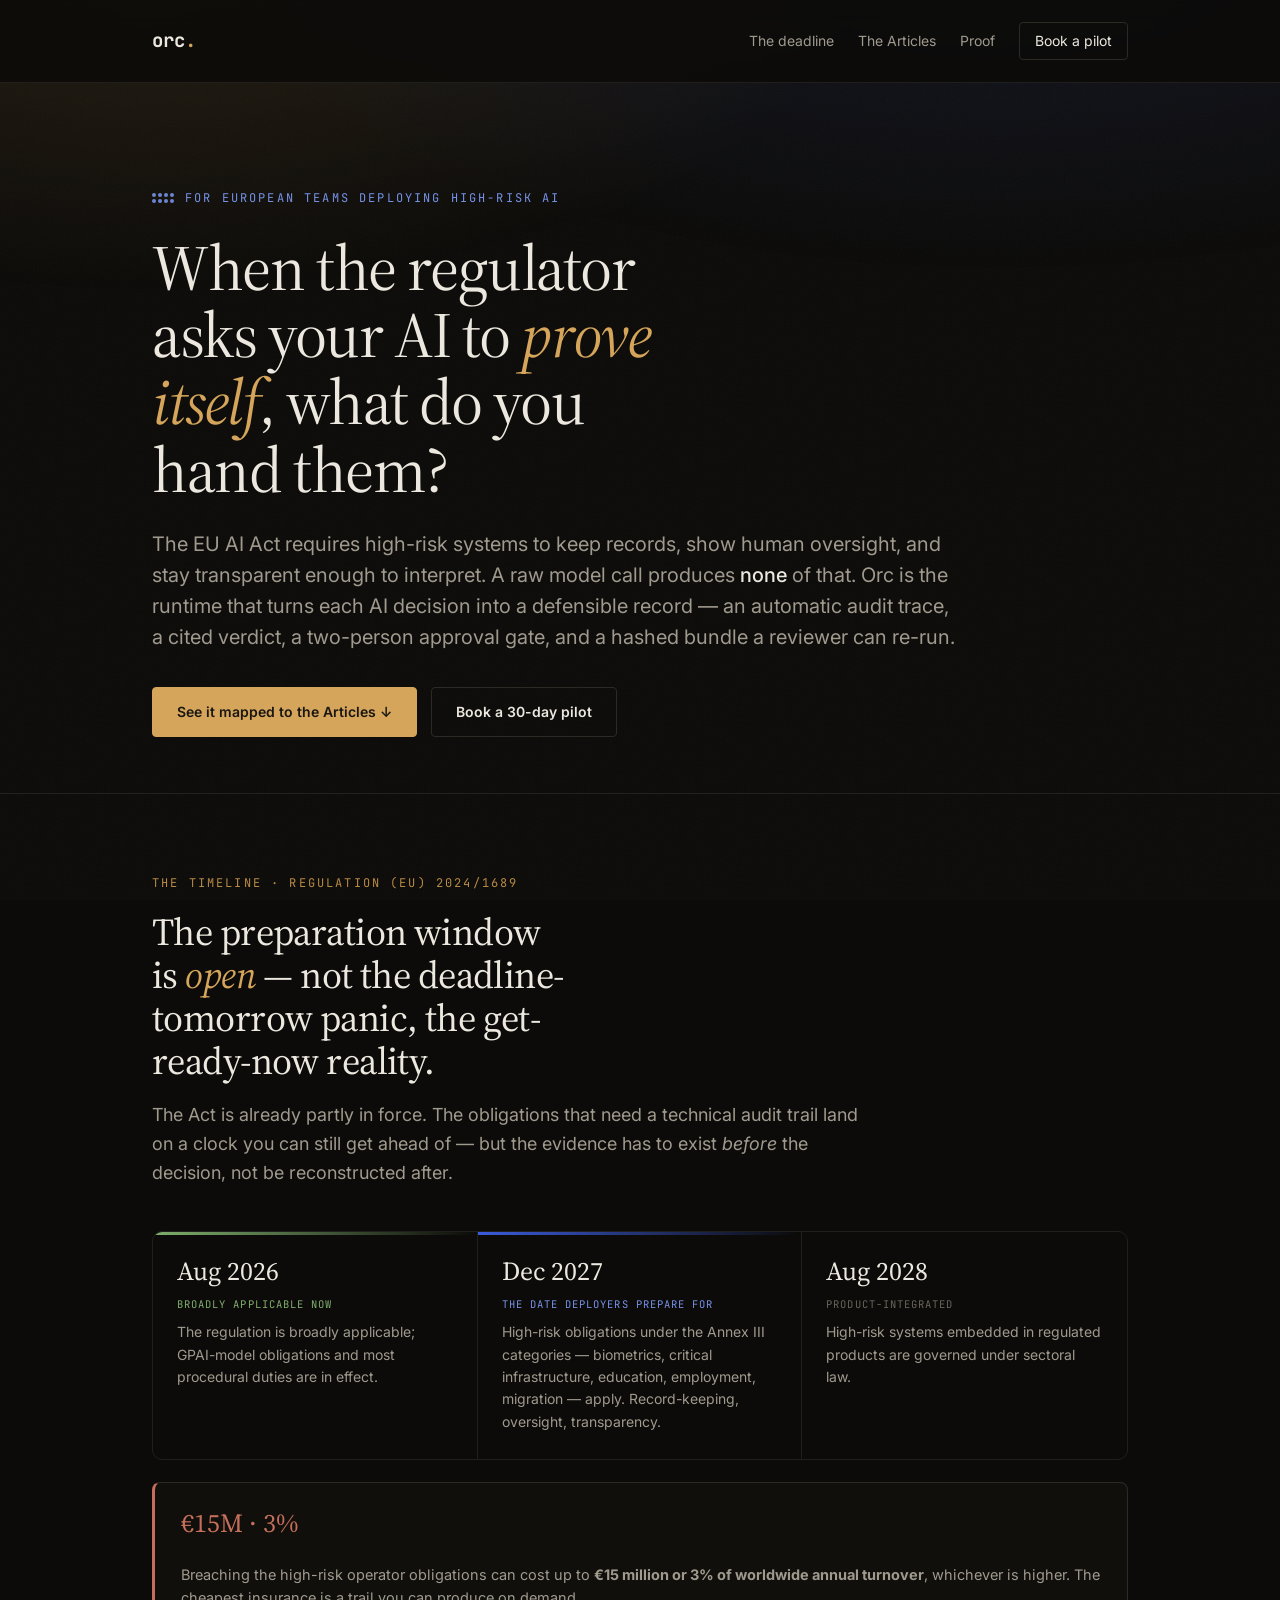
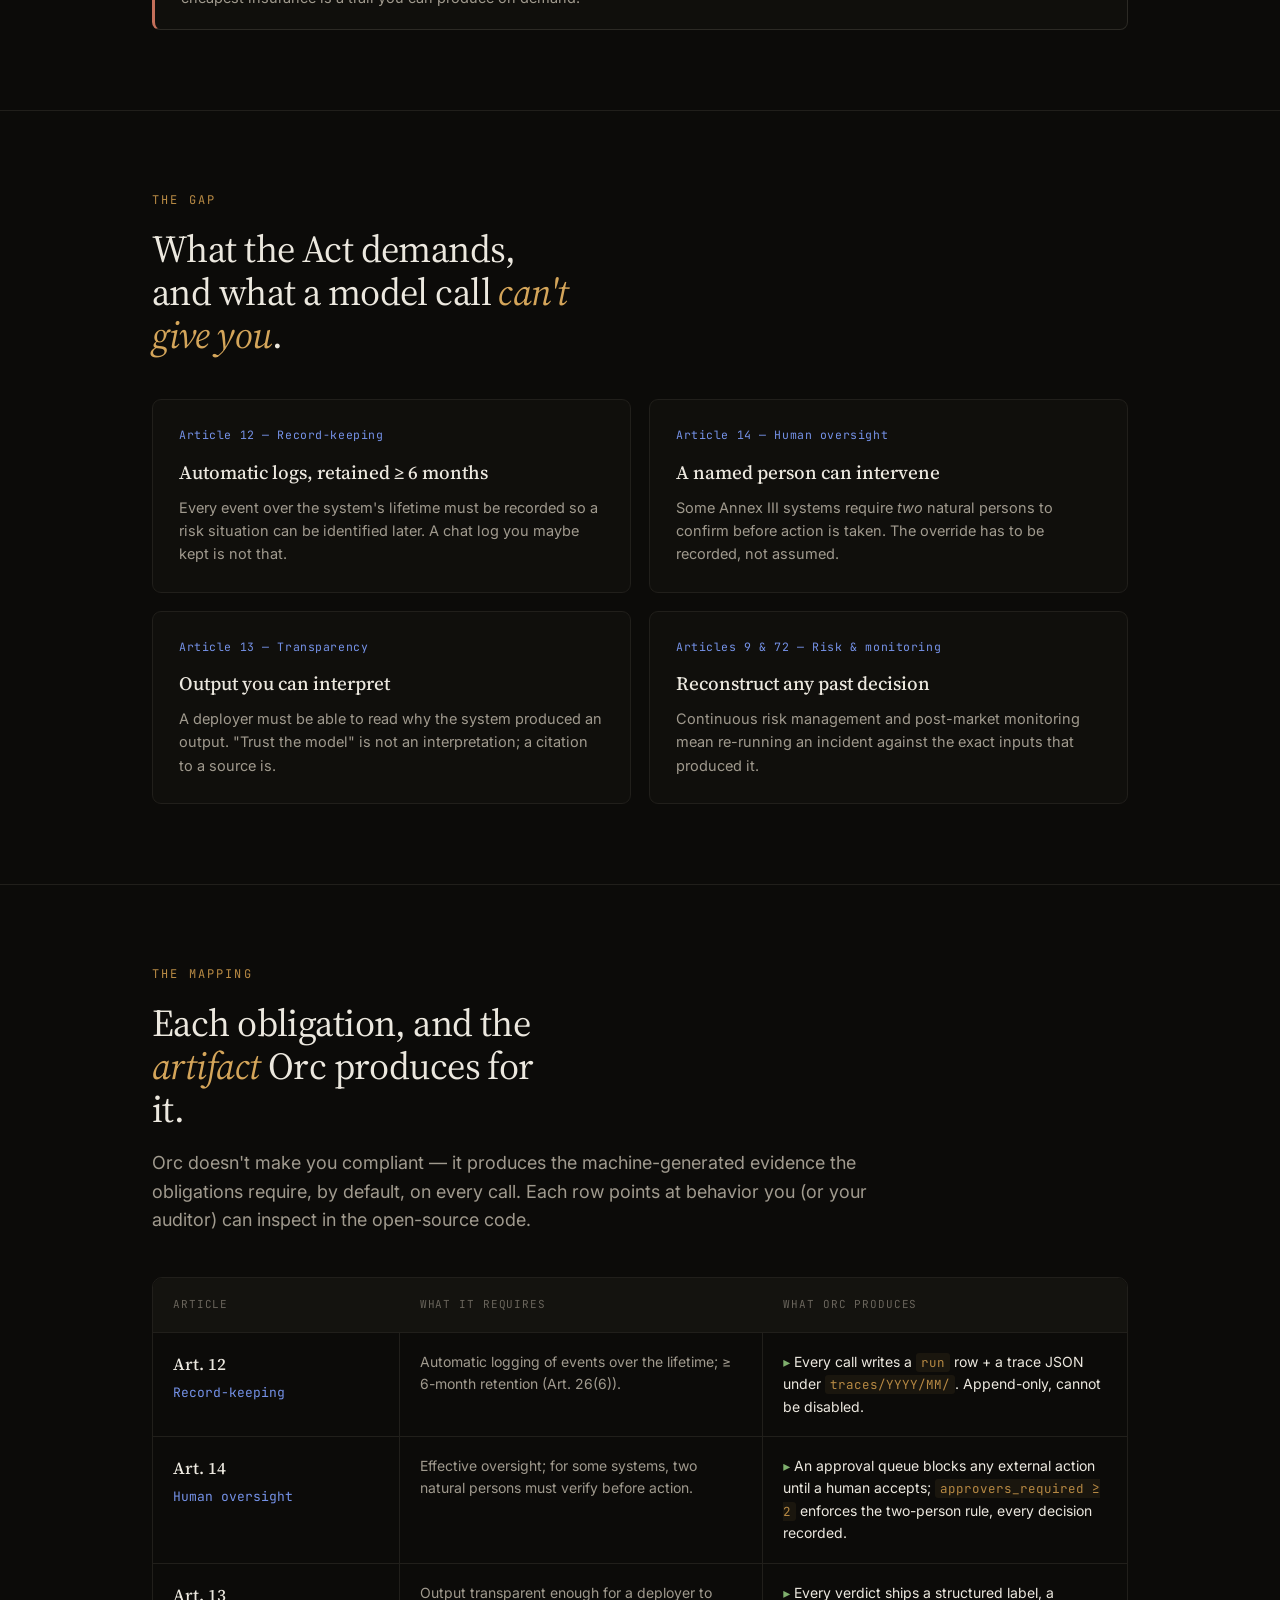
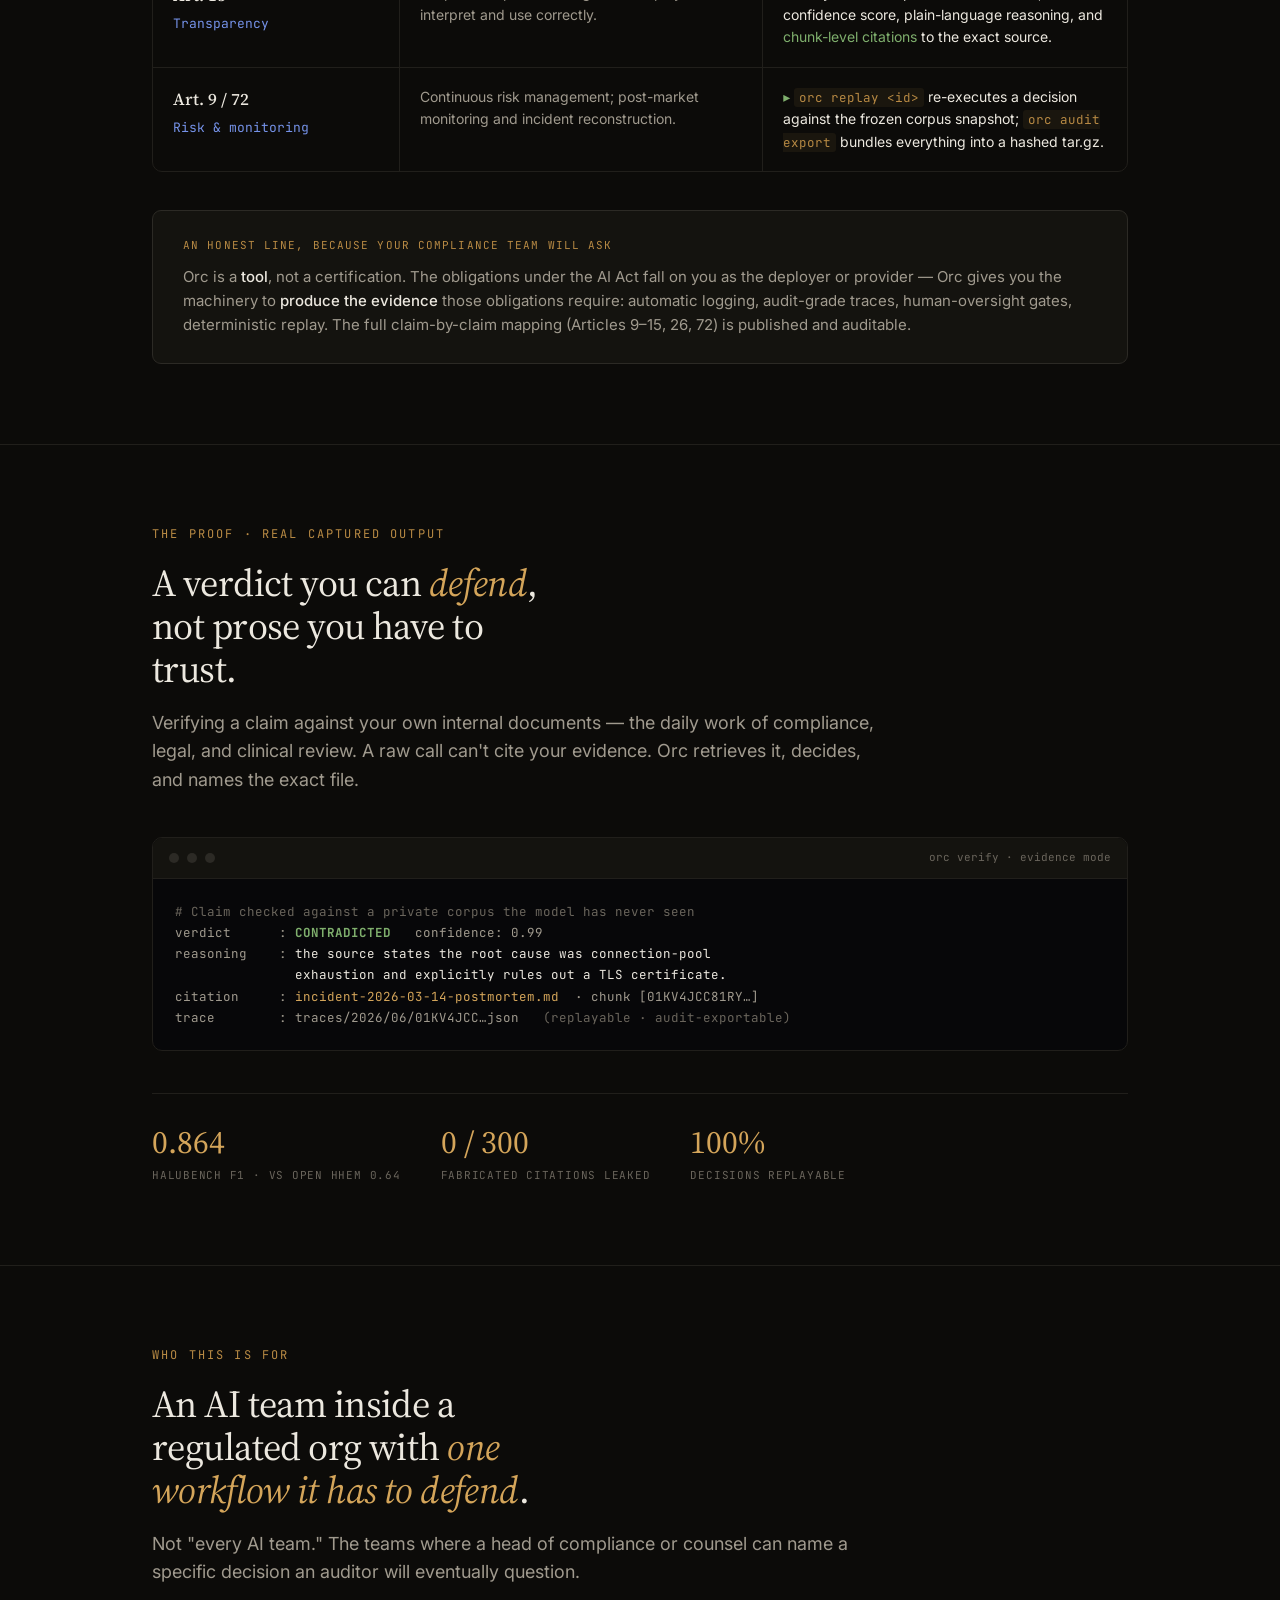
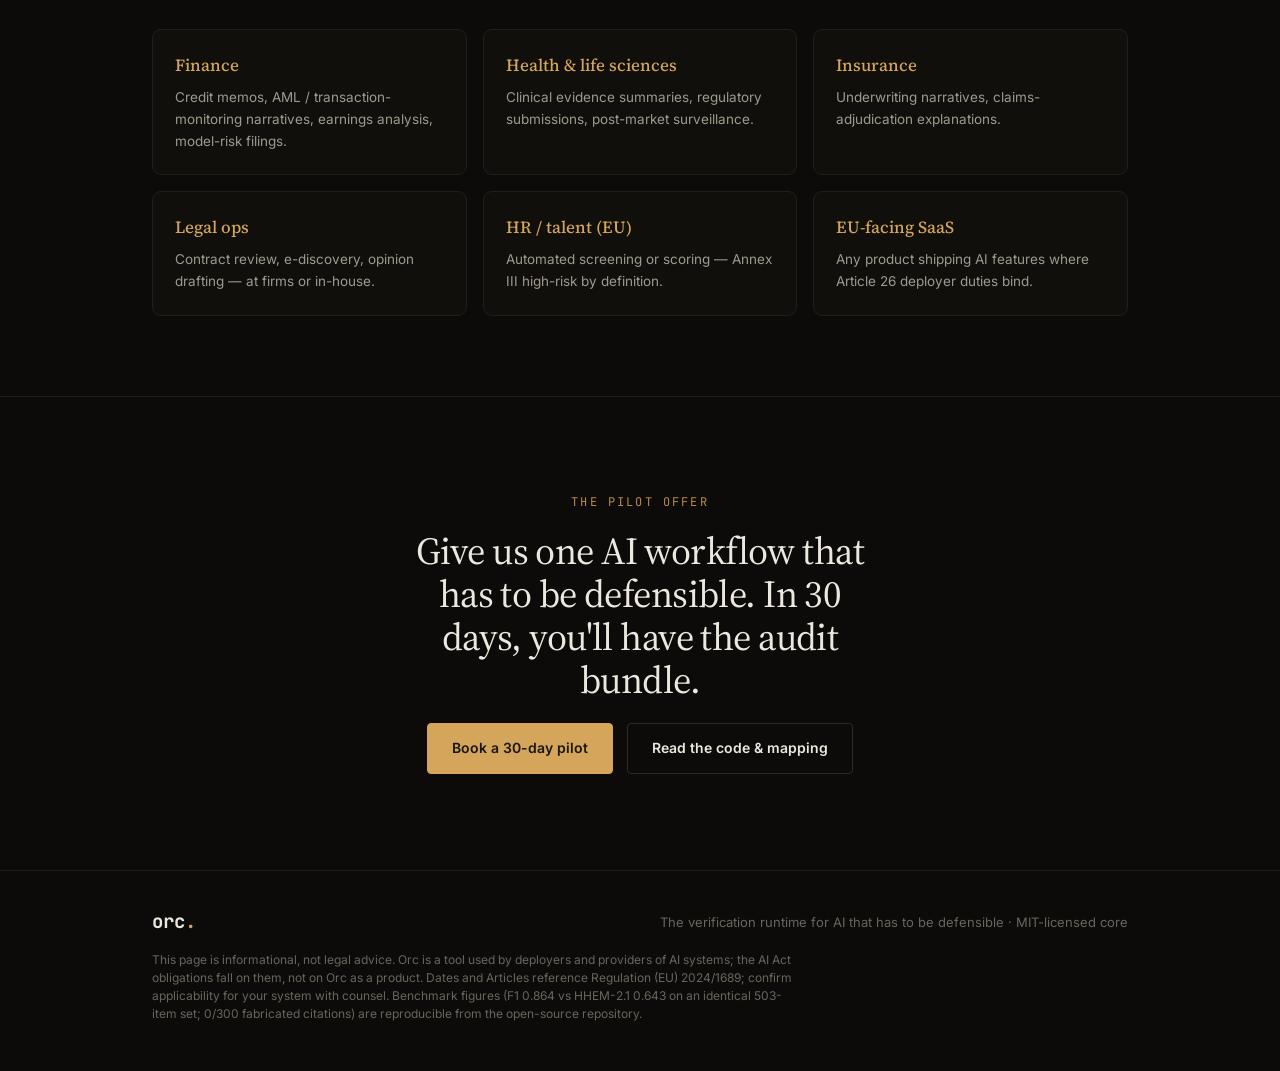
<file: site/eu-ai-act.html>
<!doctype html>
<html lang="en">
<head>
<meta charset="utf-8" />
<meta name="viewport" content="width=device-width, initial-scale=1" />
<title>Orc — proof your AI can defend itself under the EU AI Act</title>
<meta name="description" content="The EU AI Act asks high-risk AI to keep records, show human oversight, and stay transparent. Orc produces exactly that evidence — automatic audit traces, cited verdicts, a two-person approval gate, and a hashed bundle a regulator can re-run." />
<link rel="preconnect" href="https://fonts.googleapis.com">
<link rel="preconnect" href="https://fonts.gstatic.com" crossorigin>
<link href="https://fonts.googleapis.com/css2?family=Source+Serif+4:ital,opsz,wght@0,8..60,300..700;1,8..60,300..600&family=Inter:wght@400;500;600&family=JetBrains+Mono:wght@400;500;700&display=swap" rel="stylesheet">
<style>
  :root{
    --bg:#0c0b09; --bg-elev:#14130f; --bg-code:#070709; --bg-card:#100f0c;
    --border:#211f1b; --border-strong:#2c2a25;
    --text:#ece8df; --text-mute:#a09a8e; --text-dim:#6a655c;
    --accent:#d4a55a; --accent-soft:#b88a44; --accent-glow:rgba(212,165,90,.16);
    --eu:#3b5bdb; --eu-soft:#7592e8; --eu-glow:rgba(80,110,230,.16);
    --green:#7faf6d; --red:#c46f5a;
    --maxw:1040px;
  }
  *,*::before,*::after{box-sizing:border-box}
  html{scroll-behavior:smooth}
  html,body{margin:0;padding:0;background:var(--bg);color:var(--text);
    font-family:'Inter',-apple-system,BlinkMacSystemFont,system-ui,sans-serif;
    font-size:16px;line-height:1.6;-webkit-font-smoothing:antialiased;-moz-osx-font-smoothing:grayscale}
  body::before{content:"";position:fixed;inset:0;pointer-events:none;z-index:1;
    background:radial-gradient(115% 75% at 78% -10%,var(--eu-glow),transparent 55%),
               radial-gradient(100% 70% at 12% -5%,var(--accent-glow),transparent 55%);opacity:.8}
  body::after{content:"";position:fixed;inset:0;pointer-events:none;z-index:1;opacity:.035;
    background-image:url("data:image/svg+xml,%3Csvg xmlns='http://www.w3.org/2000/svg' width='160' height='160'%3E%3Cfilter id='n'%3E%3CfeTurbulence type='fractalNoise' baseFrequency='0.9' numOctaves='2'/%3E%3C/filter%3E%3Crect width='100%25' height='100%25' filter='url(%23n)'/%3E%3C/svg%3E")}
  .container{max-width:var(--maxw);margin:0 auto;padding:0 32px;position:relative;z-index:2}
  a{color:var(--accent);text-decoration:none}a:hover{color:var(--text)}
  ::selection{background:var(--accent);color:#1a1612}

  nav{padding:22px 0;border-bottom:1px solid var(--border);position:sticky;top:0;
    background:rgba(12,11,9,.86);backdrop-filter:blur(10px);z-index:20}
  .nav-inner{display:flex;align-items:center;justify-content:space-between}
  .logo{font-family:'JetBrains Mono',monospace;font-weight:700;font-size:19px;color:var(--text)}
  .logo .dot{color:var(--accent)}
  .nav-right{display:flex;align-items:center;gap:24px}
  .nav-right a{color:var(--text-mute);font-size:14px}.nav-right a:hover{color:var(--text)}
  .nav-right .cta{padding:7px 15px;border:1px solid var(--border-strong);border-radius:4px;color:var(--text)}
  .nav-right .cta:hover{border-color:var(--accent);color:var(--accent)}
  @media(max-width:680px){.nav-hide{display:none}}

  .btn{display:inline-block;padding:13px 24px;border-radius:4px;font-size:14px;font-weight:600;transition:.18s;cursor:pointer}
  .btn-primary{background:var(--accent);color:#1a1612;border:1px solid var(--accent)}
  .btn-primary:hover{background:#e8bd76;transform:translateY(-1px)}
  .btn-secondary{background:transparent;color:var(--text);border:1px solid var(--border-strong)}
  .btn-secondary:hover{border-color:var(--accent);color:var(--accent)}

  .hero{padding:96px 0 56px}
  .flag{display:inline-flex;align-items:center;gap:11px;font-family:'JetBrains Mono',monospace;
    font-size:12px;letter-spacing:.18em;text-transform:uppercase;color:var(--eu-soft);margin-bottom:26px}
  .flag .stars{display:inline-grid;grid-template-columns:repeat(4,1fr);gap:2px}
  .flag .stars i{width:4px;height:4px;border-radius:50%;background:var(--eu-soft);opacity:.9}
  h1{font-family:'Source Serif 4',Georgia,serif;font-weight:400;font-size:clamp(38px,6vw,64px);
    line-height:1.05;letter-spacing:-.022em;margin:0 0 26px;max-width:17ch}
  h1 em{font-style:italic;color:var(--accent)}
  .lede{font-size:20px;line-height:1.55;color:var(--text-mute);max-width:62ch;margin:0 0 34px}
  .lede strong{color:var(--text);font-weight:500}
  .hero-cta{display:flex;gap:14px;flex-wrap:wrap}

  section{padding:80px 0;border-top:1px solid var(--border)}
  .kicker{font-family:'JetBrains Mono',monospace;font-size:12px;letter-spacing:.18em;text-transform:uppercase;color:var(--accent-soft);margin-bottom:18px}
  h2{font-family:'Source Serif 4',serif;font-weight:400;font-size:clamp(27px,3.8vw,38px);line-height:1.13;letter-spacing:-.015em;margin:0 0 18px;max-width:22ch}
  h2 em{font-style:italic;color:var(--accent)}
  .section-lede{font-size:18px;color:var(--text-mute);max-width:66ch}

  /* timeline */
  .timeline{margin-top:44px;display:grid;grid-template-columns:repeat(3,1fr);gap:0;border:1px solid var(--border);border-radius:10px;overflow:hidden}
  .tl{padding:26px 24px;border-right:1px solid var(--border);position:relative}
  .tl:last-child{border-right:none}
  .tl.now::before,.tl.key::before{content:"";position:absolute;top:0;left:0;width:100%;height:3px}
  .tl.now::before{background:linear-gradient(90deg,var(--green),transparent)}
  .tl.key::before{background:linear-gradient(90deg,var(--eu),transparent)}
  .tl .d{font-family:'Source Serif 4',serif;font-size:26px;color:var(--text);line-height:1}
  .tl .tag{font-family:'JetBrains Mono',monospace;font-size:10.5px;letter-spacing:.1em;text-transform:uppercase;margin:12px 0 8px}
  .tl.now .tag{color:var(--green)}.tl.key .tag{color:var(--eu-soft)}.tl .tag.future{color:var(--text-dim)}
  .tl p{font-size:14px;color:var(--text-mute);margin:0}
  .penalty{margin-top:22px;display:flex;gap:18px;align-items:center;flex-wrap:wrap;
    background:var(--bg-card);border:1px solid var(--border-strong);border-left:3px solid var(--red);border-radius:8px;padding:20px 26px}
  .penalty .big{font-family:'Source Serif 4',serif;font-size:26px;color:var(--red);white-space:nowrap}
  .penalty p{margin:0;font-size:14.5px;color:var(--text-mute)}

  /* gap row */
  .gap-grid{display:grid;grid-template-columns:repeat(2,1fr);gap:18px;margin-top:42px}
  .gapc{background:var(--bg-card);border:1px solid var(--border);border-radius:9px;padding:26px}
  .gapc .art{font-family:'JetBrains Mono',monospace;font-size:11.5px;letter-spacing:.05em;color:var(--eu-soft);margin-bottom:12px}
  .gapc h3{font-family:'Source Serif 4',serif;font-weight:500;font-size:19px;margin:0 0 9px;color:var(--text)}
  .gapc p{font-size:14.5px;color:var(--text-mute);margin:0}

  /* mapping table */
  .map{margin-top:42px;border:1px solid var(--border);border-radius:10px;overflow:hidden}
  .map-row{display:grid;grid-template-columns:.95fr 1.4fr 1.4fr;border-bottom:1px solid var(--border)}
  .map-row:last-child{border-bottom:none}
  .map-row.head{background:var(--bg-elev);font-family:'JetBrains Mono',monospace;font-size:11px;letter-spacing:.08em;text-transform:uppercase;color:var(--text-dim)}
  .map-row>div{padding:18px 20px}
  .map-row .a{color:var(--eu-soft);font-family:'JetBrains Mono',monospace;font-size:13px;border-right:1px solid var(--border)}
  .map-row .a b{display:block;color:var(--text);font-family:'Source Serif 4',serif;font-size:17px;font-weight:500;margin-bottom:5px;letter-spacing:0}
  .map-row .req{color:var(--text-mute);font-size:14px;border-right:1px solid var(--border)}
  .map-row .orc{color:var(--text);font-size:14px}
  .map-row .orc code{font-family:'JetBrains Mono',monospace;font-size:12.5px;color:var(--accent-soft);background:rgba(212,165,90,.07);padding:1px 5px;border-radius:3px}
  .map-row .orc .chk{color:var(--green)}
  @media(max-width:760px){.map-row{grid-template-columns:1fr}.map-row.head{display:none}
    .map-row .a,.map-row .req{border-right:none;border-bottom:1px solid var(--border)}}

  .disclaimer{margin-top:38px;background:var(--bg-elev);border:1px solid var(--border-strong);border-radius:9px;padding:26px 30px}
  .disclaimer .lab{font-family:'JetBrains Mono',monospace;font-size:11px;letter-spacing:.1em;text-transform:uppercase;color:var(--accent-soft);margin-bottom:10px}
  .disclaimer p{margin:0;font-size:15px;color:var(--text-mute)}
  .disclaimer strong{color:var(--text);font-weight:500}

  /* proof receipt */
  .receipt{margin-top:42px;border:1px solid var(--border);border-radius:10px;overflow:hidden;background:var(--bg-code)}
  .receipt .bar{display:flex;align-items:center;gap:8px;padding:11px 16px;background:var(--bg-elev);border-bottom:1px solid var(--border)}
  .receipt .bar i{width:10px;height:10px;border-radius:50%;background:var(--border-strong)}
  .receipt .bar .t{font-family:'JetBrains Mono',monospace;font-size:11px;color:var(--text-dim);margin-left:auto}
  .receipt pre{font-family:'JetBrains Mono',monospace;font-size:12.5px;line-height:1.7;margin:0;padding:22px;overflow-x:auto;color:var(--text-mute)}
  .receipt .v{color:var(--green);font-weight:700}.receipt .k{color:var(--text-dim)}
  .receipt .c{color:var(--accent)}.receipt .hl{color:var(--text)}

  /* who */
  .who-grid{display:grid;grid-template-columns:repeat(3,1fr);gap:16px;margin-top:42px}
  .who{background:var(--bg-card);border:1px solid var(--border);border-radius:9px;padding:22px}
  .who h3{font-family:'Source Serif 4',serif;font-weight:500;font-size:17px;margin:0 0 8px;color:var(--accent)}
  .who p{font-size:13.5px;color:var(--text-mute);margin:0}

  .stats{display:flex;gap:40px;flex-wrap:wrap;margin-top:42px;padding-top:32px;border-top:1px solid var(--border)}
  .stat .n{font-family:'Source Serif 4',serif;font-size:32px;color:var(--accent);line-height:1}
  .stat .l{font-family:'JetBrains Mono',monospace;font-size:11px;letter-spacing:.07em;text-transform:uppercase;color:var(--text-dim);margin-top:9px}

  .cta-band{text-align:center;padding:96px 0}
  .cta-band h2{margin:0 auto 22px;max-width:24ch}
  .cta-band .hero-cta{justify-content:center}

  footer{border-top:1px solid var(--border);padding:36px 0;color:var(--text-dim);font-size:13px}
  .foot-inner{display:flex;justify-content:space-between;flex-wrap:wrap;gap:14px;align-items:center}
  .foot-note{font-size:12px;color:var(--text-dim);margin-top:14px;max-width:80ch;line-height:1.5}

  @media(max-width:760px){.timeline,.gap-grid,.who-grid{grid-template-columns:1fr}
    .tl{border-right:none;border-bottom:1px solid var(--border)}}
  .reveal{opacity:0;transform:translateY(16px);transition:opacity .7s cubic-bezier(.2,.7,.2,1),transform .7s cubic-bezier(.2,.7,.2,1)}
  .reveal.in{opacity:1;transform:none}
  @media(prefers-reduced-motion:reduce){.reveal{opacity:1;transform:none;transition:none}}
</style>
<noscript><style>.reveal{opacity:1;transform:none}</style></noscript>
</head>
<body>

<nav>
  <div class="container nav-inner">
    <a href="#top" class="logo">orc<span class="dot">.</span></a>
    <div class="nav-right">
      <a href="#clock" class="nav-hide">The deadline</a>
      <a href="#mapping" class="nav-hide">The Articles</a>
      <a href="#proof" class="nav-hide">Proof</a>
      <a href="#contact" class="cta">Book a pilot</a>
    </div>
  </div>
</nav>

<header class="hero" id="top">
  <div class="container">
    <div class="flag reveal"><span class="stars"><i></i><i></i><i></i><i></i><i></i><i></i><i></i><i></i></span> For European teams deploying high-risk AI</div>
    <h1 class="reveal">When the regulator asks your AI to <em>prove itself</em>, what do you hand them?</h1>
    <p class="lede reveal">The EU AI Act requires high-risk systems to keep records, show human oversight, and stay transparent enough to interpret. A raw model call produces <strong>none</strong> of that. Orc is the runtime that turns each AI decision into a defensible record — an automatic audit trace, a cited verdict, a two-person approval gate, and a hashed bundle a reviewer can re-run.</p>
    <div class="hero-cta reveal">
      <a href="#mapping" class="btn btn-primary">See it mapped to the Articles ↓</a>
      <a href="#contact" class="btn btn-secondary">Book a 30-day pilot</a>
    </div>
  </div>
</header>

<!-- CLOCK -->
<section id="clock">
  <div class="container">
    <div class="kicker reveal">The timeline · Regulation (EU) 2024/1689</div>
    <h2 class="reveal">The preparation window is <em>open</em> — not the deadline-tomorrow panic, the get-ready-now reality.</h2>
    <p class="section-lede reveal">The Act is already partly in force. The obligations that need a technical audit trail land on a clock you can still get ahead of — but the evidence has to exist <em>before</em> the decision, not be reconstructed after.</p>
    <div class="timeline">
      <div class="tl now reveal">
        <div class="d">Aug 2026</div>
        <div class="tag">broadly applicable now</div>
        <p>The regulation is broadly applicable; GPAI-model obligations and most procedural duties are in effect.</p>
      </div>
      <div class="tl key reveal">
        <div class="d">Dec 2027</div>
        <div class="tag">the date deployers prepare for</div>
        <p>High-risk obligations under the Annex III categories — biometrics, critical infrastructure, education, employment, migration — apply. Record-keeping, oversight, transparency.</p>
      </div>
      <div class="tl reveal">
        <div class="d">Aug 2028</div>
        <div class="tag future">product-integrated</div>
        <p>High-risk systems embedded in regulated products are governed under sectoral law.</p>
      </div>
    </div>
    <div class="penalty reveal">
      <div class="big">€15M · 3%</div>
      <p>Breaching the high-risk operator obligations can cost up to <strong>€15 million or 3% of worldwide annual turnover</strong>, whichever is higher. The cheapest insurance is a trail you can produce on demand.</p>
    </div>
  </div>
</section>

<!-- THE GAP -->
<section id="gap">
  <div class="container">
    <div class="kicker reveal">The gap</div>
    <h2 class="reveal">What the Act demands, and what a model call <em>can't give you</em>.</h2>
    <div class="gap-grid">
      <div class="gapc reveal"><div class="art">Article 12 — Record-keeping</div><h3>Automatic logs, retained ≥ 6 months</h3><p>Every event over the system's lifetime must be recorded so a risk situation can be identified later. A chat log you maybe kept is not that.</p></div>
      <div class="gapc reveal"><div class="art">Article 14 — Human oversight</div><h3>A named person can intervene</h3><p>Some Annex III systems require <em>two</em> natural persons to confirm before action is taken. The override has to be recorded, not assumed.</p></div>
      <div class="gapc reveal"><div class="art">Article 13 — Transparency</div><h3>Output you can interpret</h3><p>A deployer must be able to read why the system produced an output. "Trust the model" is not an interpretation; a citation to a source is.</p></div>
      <div class="gapc reveal"><div class="art">Articles 9 &amp; 72 — Risk &amp; monitoring</div><h3>Reconstruct any past decision</h3><p>Continuous risk management and post-market monitoring mean re-running an incident against the exact inputs that produced it.</p></div>
    </div>
  </div>
</section>

<!-- MAPPING -->
<section id="mapping">
  <div class="container">
    <div class="kicker reveal">The mapping</div>
    <h2 class="reveal">Each obligation, and the <em>artifact</em> Orc produces for it.</h2>
    <p class="section-lede reveal">Orc doesn't make you compliant — it produces the machine-generated evidence the obligations require, by default, on every call. Each row points at behavior you (or your auditor) can inspect in the open-source code.</p>
    <div class="map">
      <div class="map-row head"><div>Article</div><div>What it requires</div><div>What Orc produces</div></div>
      <div class="map-row reveal">
        <div class="a"><b>Art. 12</b>Record-keeping</div>
        <div class="req">Automatic logging of events over the lifetime; ≥ 6-month retention (Art. 26(6)).</div>
        <div class="orc"><span class="chk">▸</span> Every call writes a <code>run</code> row + a trace JSON under <code>traces/YYYY/MM/</code>. Append-only, cannot be disabled.</div>
      </div>
      <div class="map-row reveal">
        <div class="a"><b>Art. 14</b>Human oversight</div>
        <div class="req">Effective oversight; for some systems, two natural persons must verify before action.</div>
        <div class="orc"><span class="chk">▸</span> An approval queue blocks any external action until a human accepts; <code>approvers_required ≥ 2</code> enforces the two-person rule, every decision recorded.</div>
      </div>
      <div class="map-row reveal">
        <div class="a"><b>Art. 13</b>Transparency</div>
        <div class="req">Output transparent enough for a deployer to interpret and use correctly.</div>
        <div class="orc"><span class="chk">▸</span> Every verdict ships a structured label, a confidence score, plain-language reasoning, and <span class="chk">chunk-level citations</span> to the exact source.</div>
      </div>
      <div class="map-row reveal">
        <div class="a"><b>Art. 9 / 72</b>Risk &amp; monitoring</div>
        <div class="req">Continuous risk management; post-market monitoring and incident reconstruction.</div>
        <div class="orc"><span class="chk">▸</span> <code>orc replay &lt;id&gt;</code> re-executes a decision against the frozen corpus snapshot; <code>orc audit export</code> bundles everything into a hashed tar.gz.</div>
      </div>
    </div>
    <div class="disclaimer reveal">
      <div class="lab">An honest line, because your compliance team will ask</div>
      <p>Orc is a <strong>tool</strong>, not a certification. The obligations under the AI Act fall on you as the deployer or provider — Orc gives you the machinery to <strong>produce the evidence</strong> those obligations require: automatic logging, audit-grade traces, human-oversight gates, deterministic replay. The full claim-by-claim mapping (Articles 9–15, 26, 72) is published and auditable.</p>
    </div>
  </div>
</section>

<!-- PROOF -->
<section id="proof">
  <div class="container">
    <div class="kicker reveal">The proof · real captured output</div>
    <h2 class="reveal">A verdict you can <em>defend</em>, not prose you have to trust.</h2>
    <p class="section-lede reveal">Verifying a claim against your own internal documents — the daily work of compliance, legal, and clinical review. A raw call can't cite your evidence. Orc retrieves it, decides, and names the exact file.</p>
    <div class="receipt reveal">
      <div class="bar"><i></i><i></i><i></i><span class="t">orc verify · evidence mode</span></div>
<pre><span class="k"># Claim checked against a private corpus the model has never seen</span>
verdict      : <span class="v">CONTRADICTED</span>   confidence: 0.99
reasoning    : <span class="hl">the source states the root cause was connection-pool
               exhaustion and explicitly rules out a TLS certificate.</span>
citation     : <span class="c">incident-2026-03-14-postmortem.md</span>  · chunk [01KV4JCC81RY…]
trace        : traces/2026/06/01KV4JCC…json   <span class="k">(replayable · audit-exportable)</span></pre>
    </div>
    <div class="stats">
      <div class="stat reveal"><div class="n">0.864</div><div class="l">HaluBench F1 · vs open HHEM 0.64</div></div>
      <div class="stat reveal"><div class="n">0 / 300</div><div class="l">fabricated citations leaked</div></div>
      <div class="stat reveal"><div class="n">100%</div><div class="l">decisions replayable</div></div>
    </div>
  </div>
</section>

<!-- WHO -->
<section id="who">
  <div class="container">
    <div class="kicker reveal">Who this is for</div>
    <h2 class="reveal">An AI team inside a regulated org with <em>one workflow it has to defend</em>.</h2>
    <p class="section-lede reveal">Not "every AI team." The teams where a head of compliance or counsel can name a specific decision an auditor will eventually question.</p>
    <div class="who-grid">
      <div class="who reveal"><h3>Finance</h3><p>Credit memos, AML / transaction-monitoring narratives, earnings analysis, model-risk filings.</p></div>
      <div class="who reveal"><h3>Health &amp; life sciences</h3><p>Clinical evidence summaries, regulatory submissions, post-market surveillance.</p></div>
      <div class="who reveal"><h3>Insurance</h3><p>Underwriting narratives, claims-adjudication explanations.</p></div>
      <div class="who reveal"><h3>Legal ops</h3><p>Contract review, e-discovery, opinion drafting — at firms or in-house.</p></div>
      <div class="who reveal"><h3>HR / talent (EU)</h3><p>Automated screening or scoring — Annex III high-risk by definition.</p></div>
      <div class="who reveal"><h3>EU-facing SaaS</h3><p>Any product shipping AI features where Article 26 deployer duties bind.</p></div>
    </div>
  </div>
</section>

<!-- CTA -->
<section class="cta-band" id="contact">
  <div class="container">
    <div class="kicker reveal" style="text-align:center">The pilot offer</div>
    <h2 class="reveal" style="margin-left:auto;margin-right:auto">Give us one AI workflow that has to be defensible. In 30 days, you'll have the audit bundle.</h2>
    <div class="hero-cta reveal">
      <a href="mailto:thormatt@gmail.com?subject=Orc%20EU%20AI%20Act%20pilot" class="btn btn-primary">Book a 30-day pilot</a>
      <a href="https://github.com/Thormatt/orc" class="btn btn-secondary">Read the code &amp; mapping</a>
    </div>
  </div>
</section>

<footer>
  <div class="container">
    <div class="foot-inner">
      <div class="logo">orc<span class="dot">.</span></div>
      <div>The verification runtime for AI that has to be defensible · MIT-licensed core</div>
    </div>
    <p class="foot-note">This page is informational, not legal advice. Orc is a tool used by deployers and providers of AI systems; the AI Act obligations fall on them, not on Orc as a product. Dates and Articles reference Regulation (EU) 2024/1689; confirm applicability for your system with counsel. Benchmark figures (F1 0.864 vs HHEM-2.1 0.643 on an identical 503-item set; 0/300 fabricated citations) are reproducible from the open-source repository.</p>
  </div>
</footer>

<script>
  var io = new IntersectionObserver(function(es){es.forEach(function(e){if(e.isIntersecting){e.target.classList.add('in');io.unobserve(e.target);}});},{threshold:.12,rootMargin:'0px 0px -8% 0px'});
  var rev = document.querySelectorAll('.reveal');
  rev.forEach(function(el,i){if(el.closest('.hero'))el.style.transitionDelay=(i*70)+'ms';io.observe(el);});
  setTimeout(function(){rev.forEach(function(el){el.classList.add('in');});},2500);
</script>
</body>
</html>
</file>
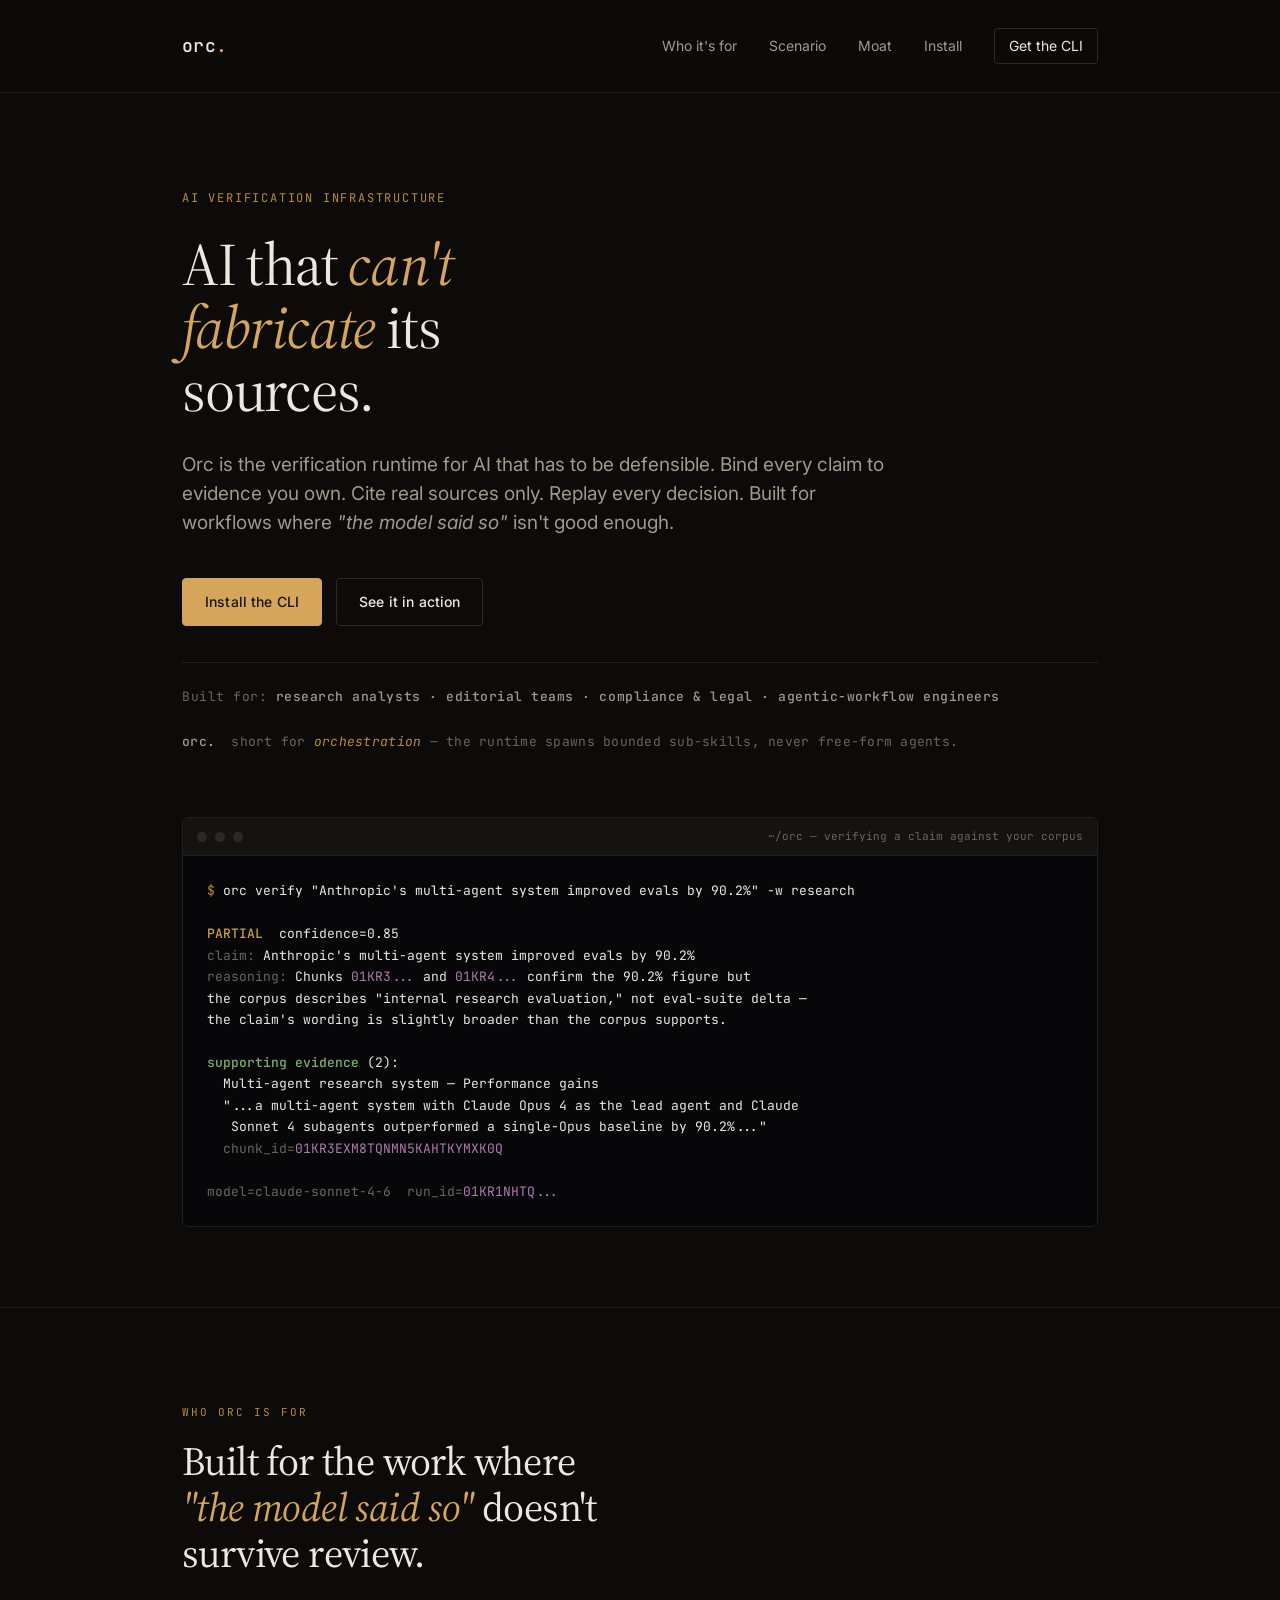
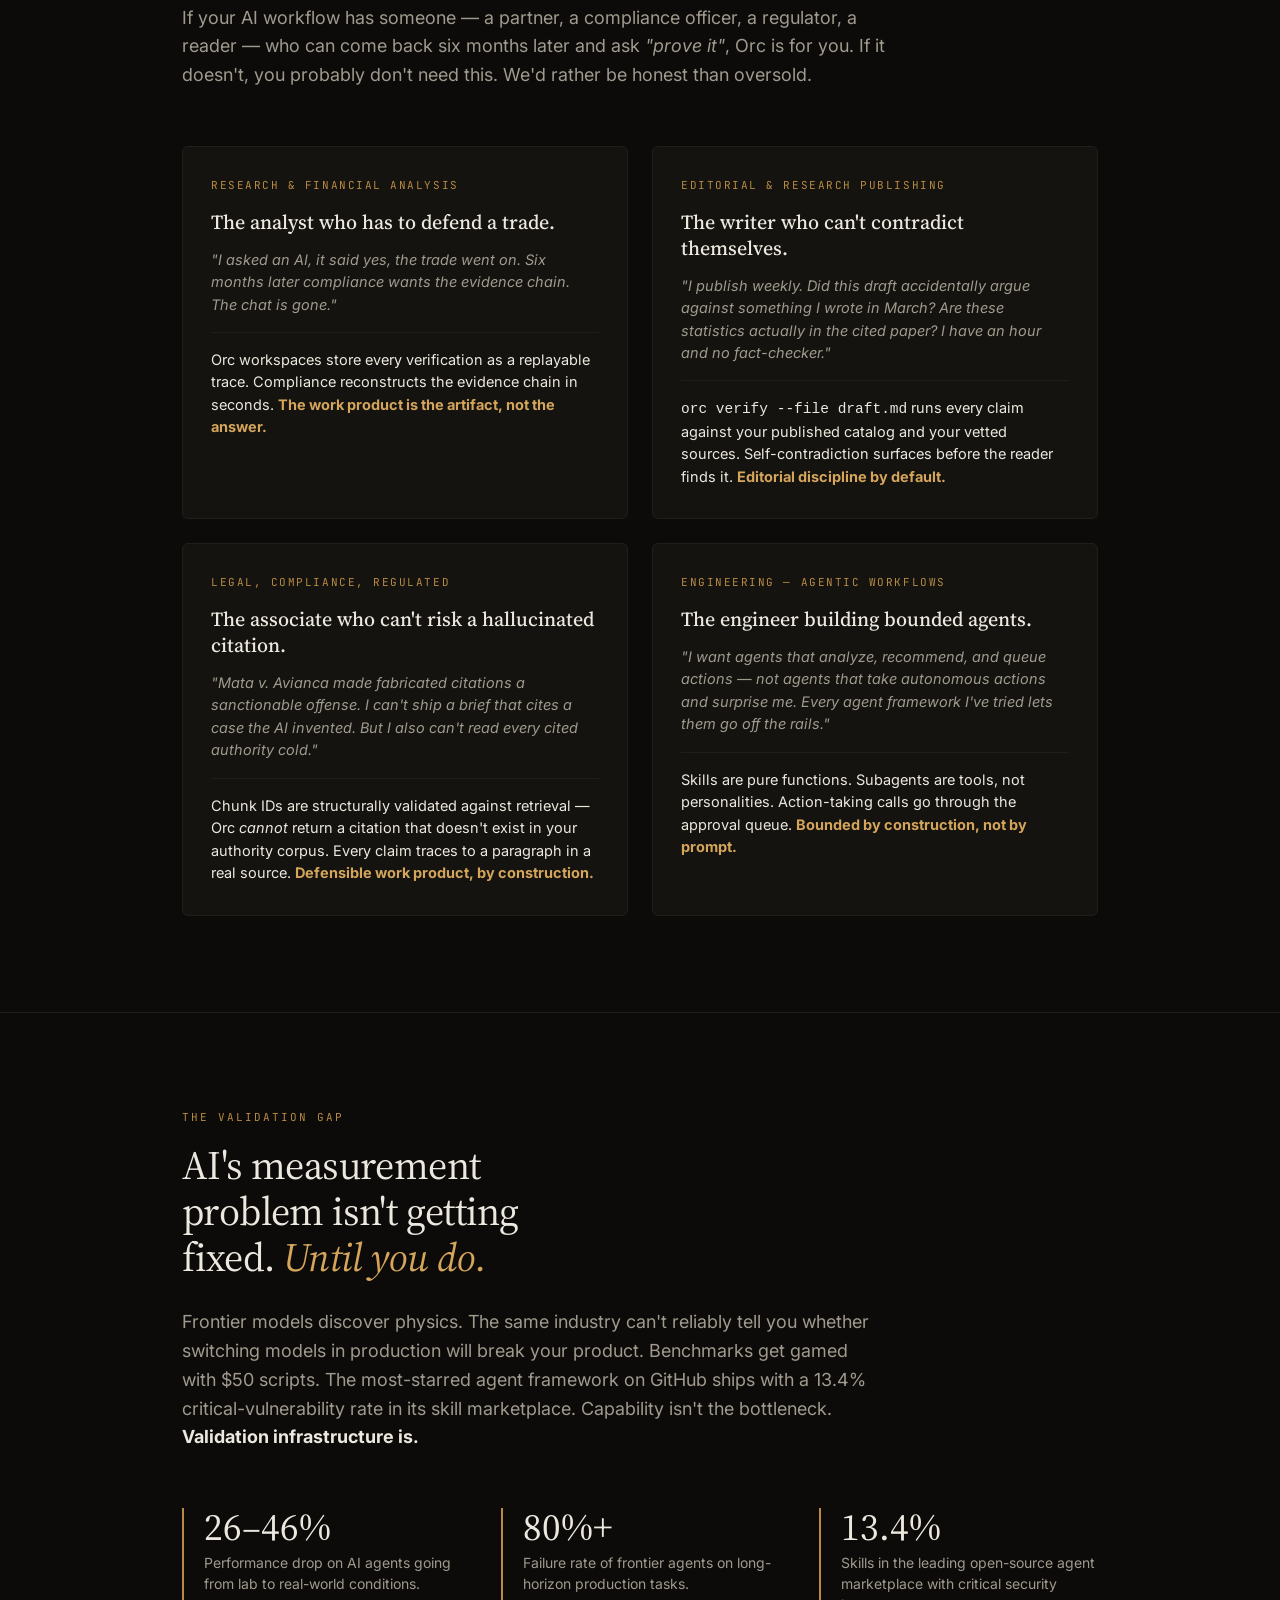
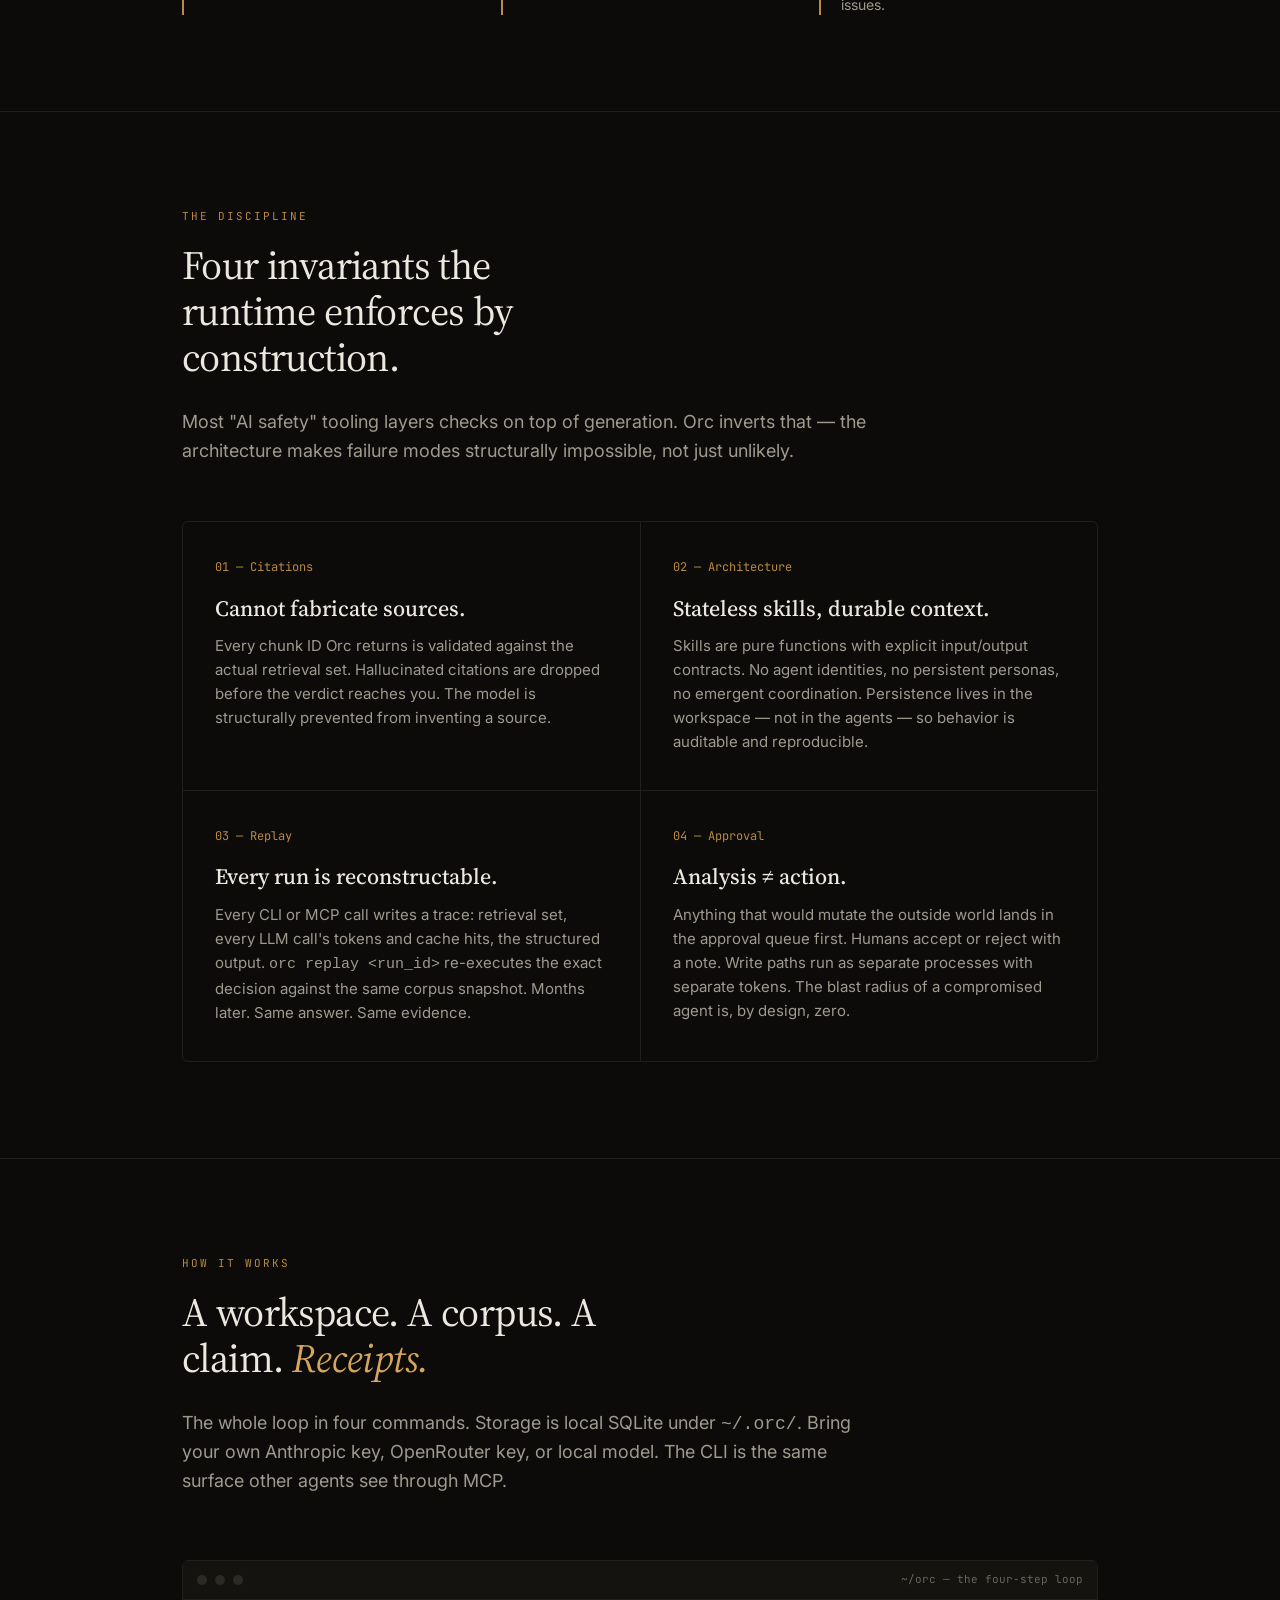
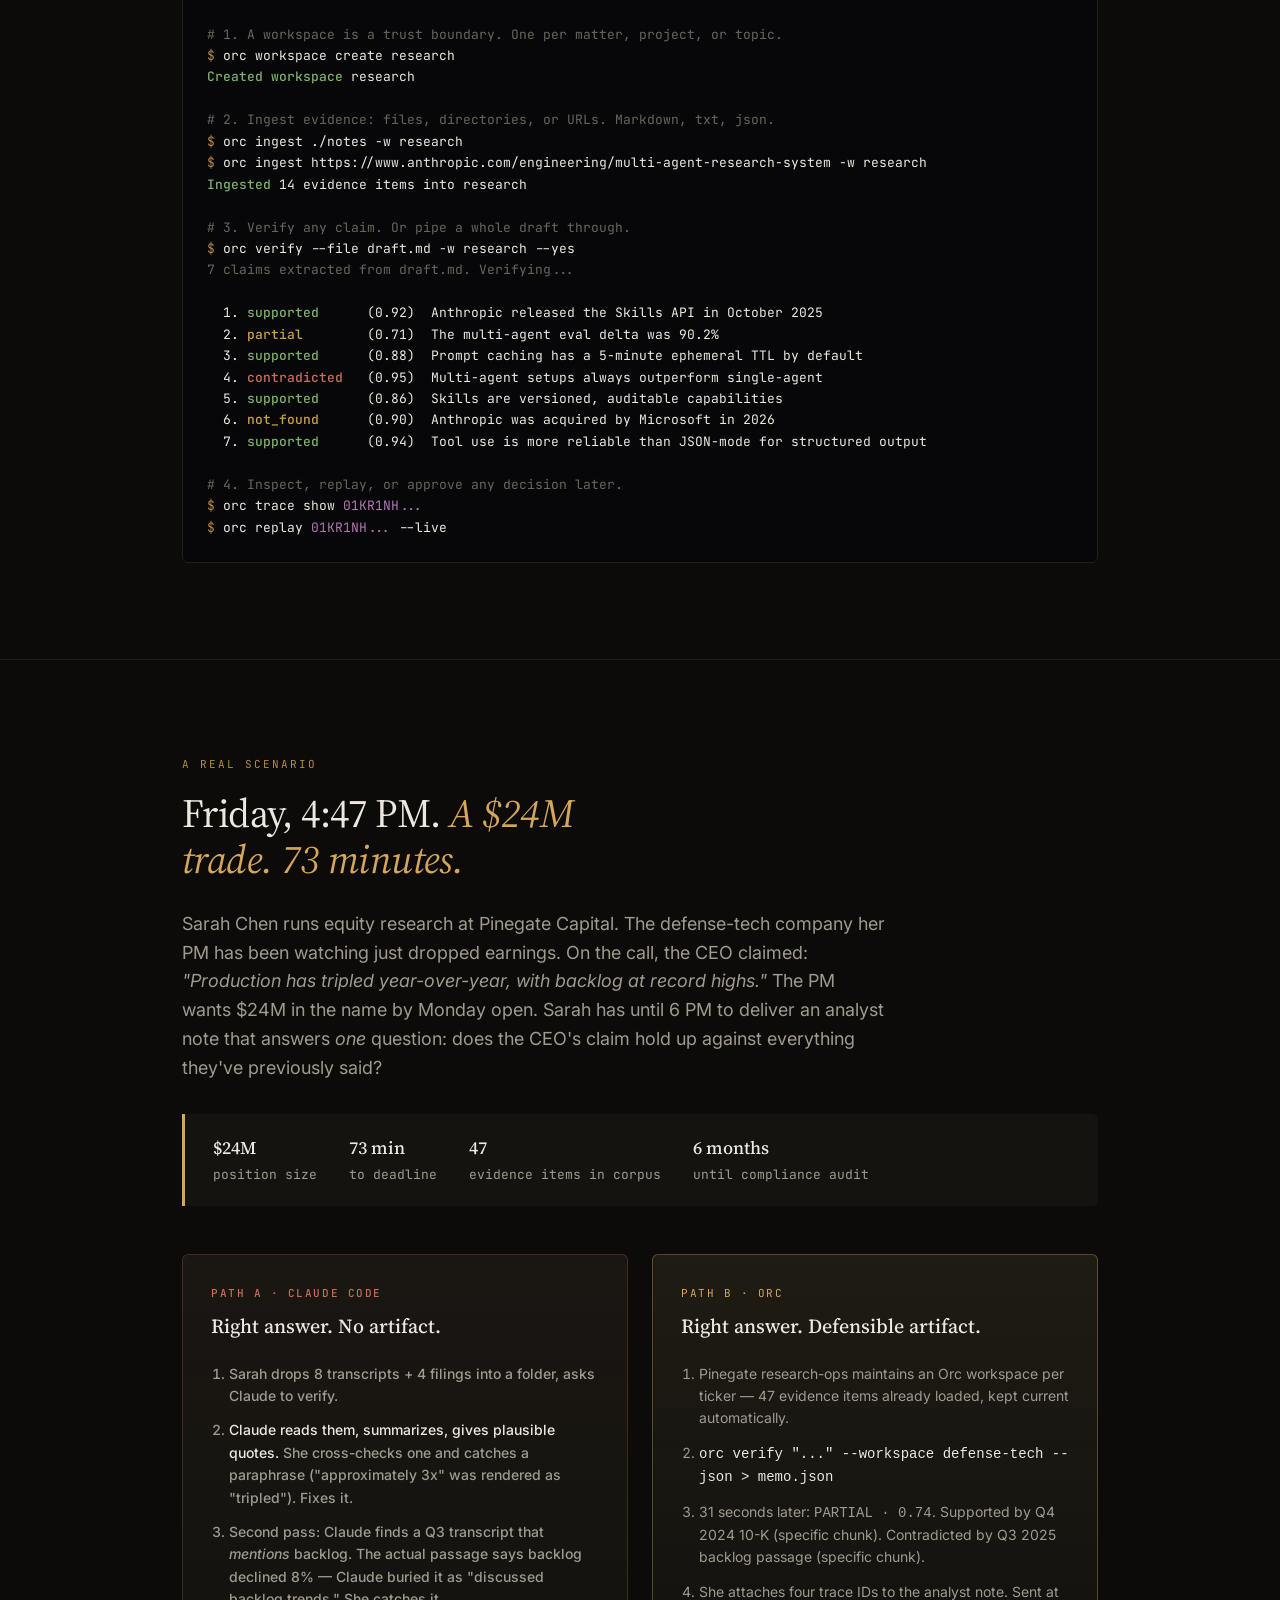
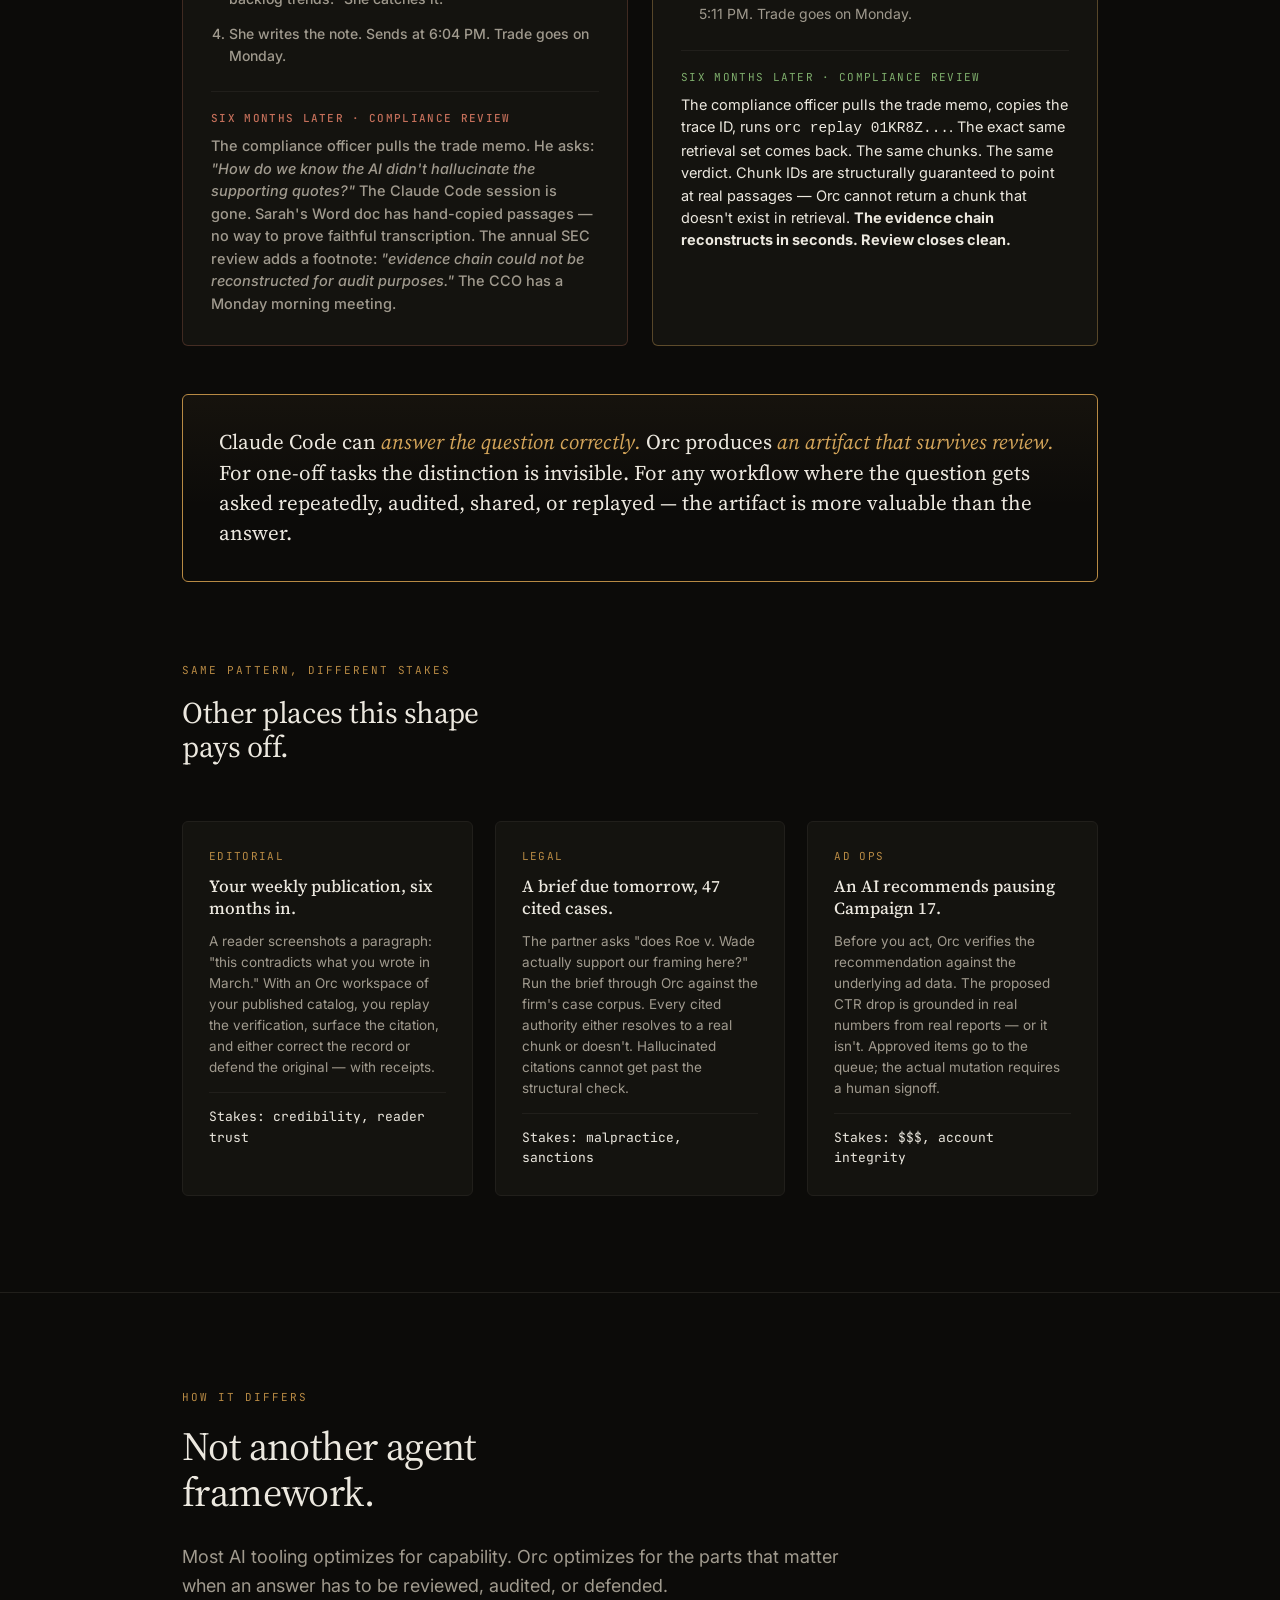
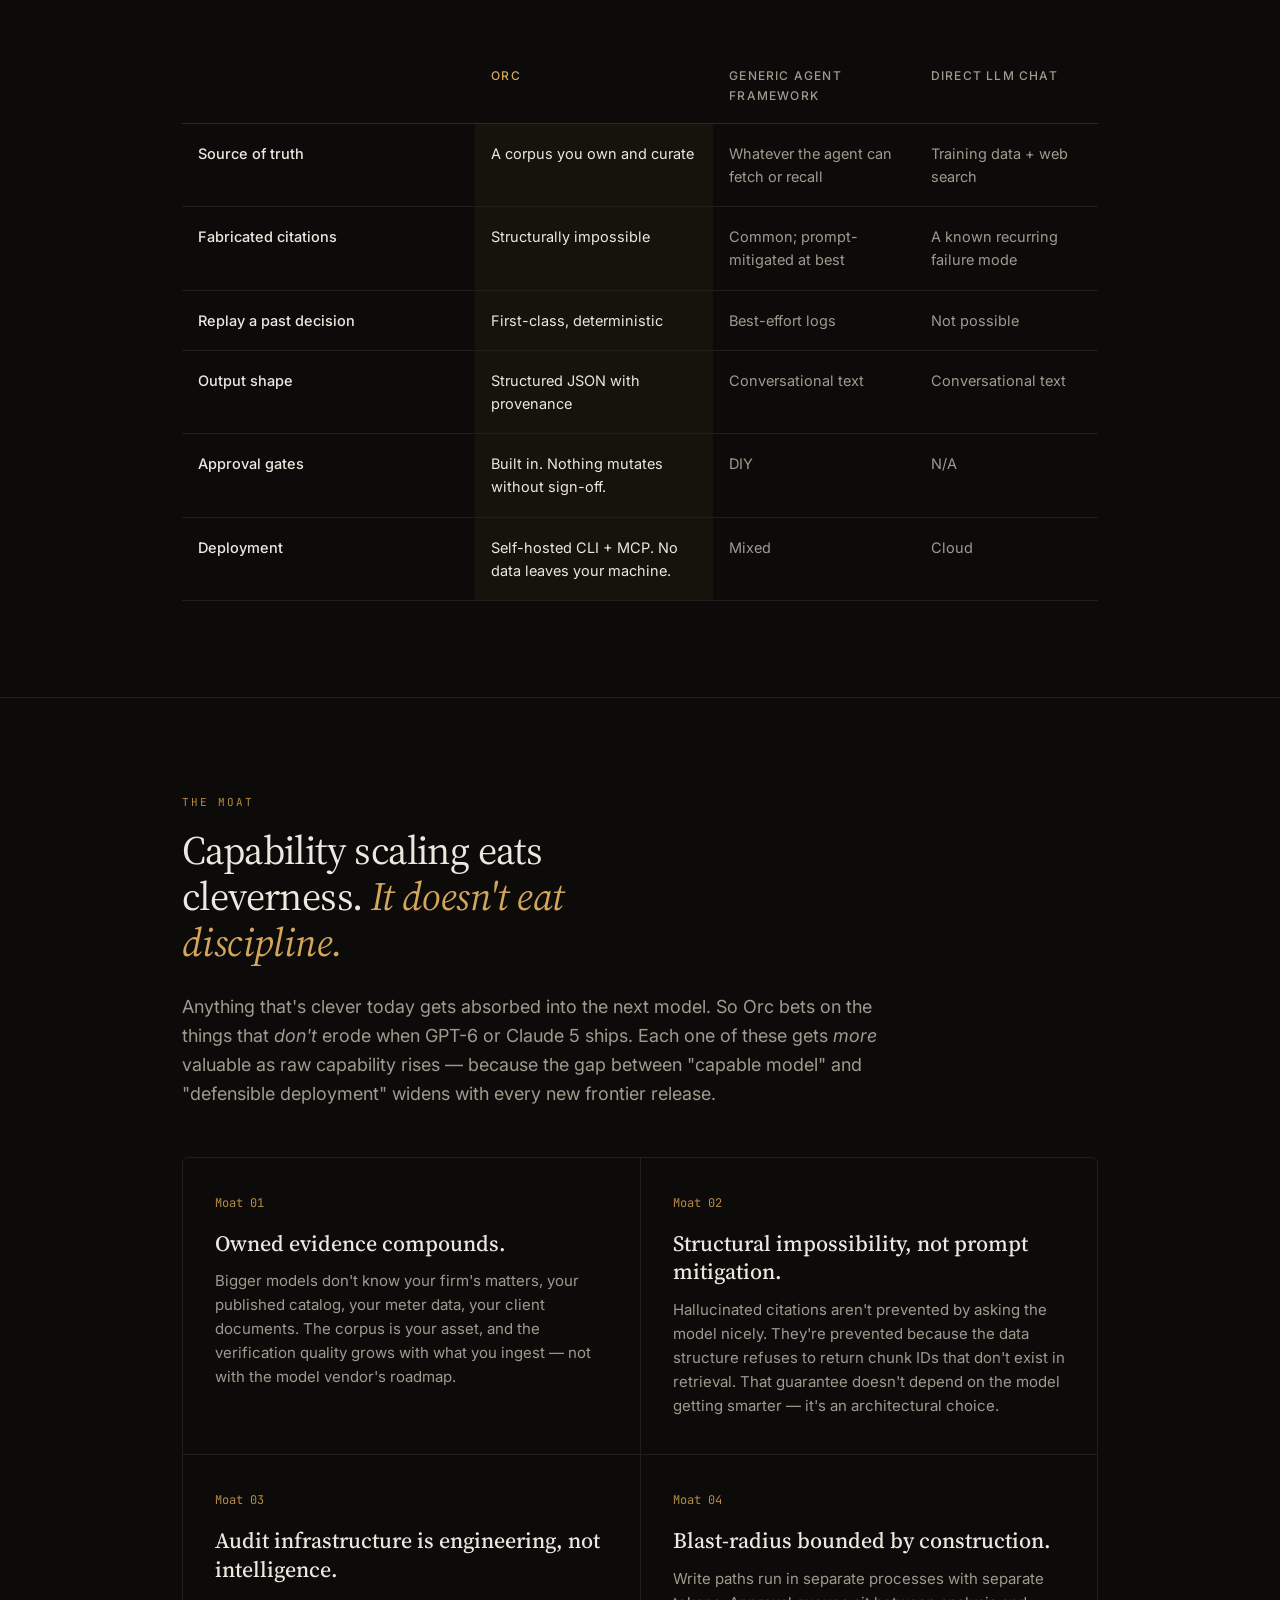
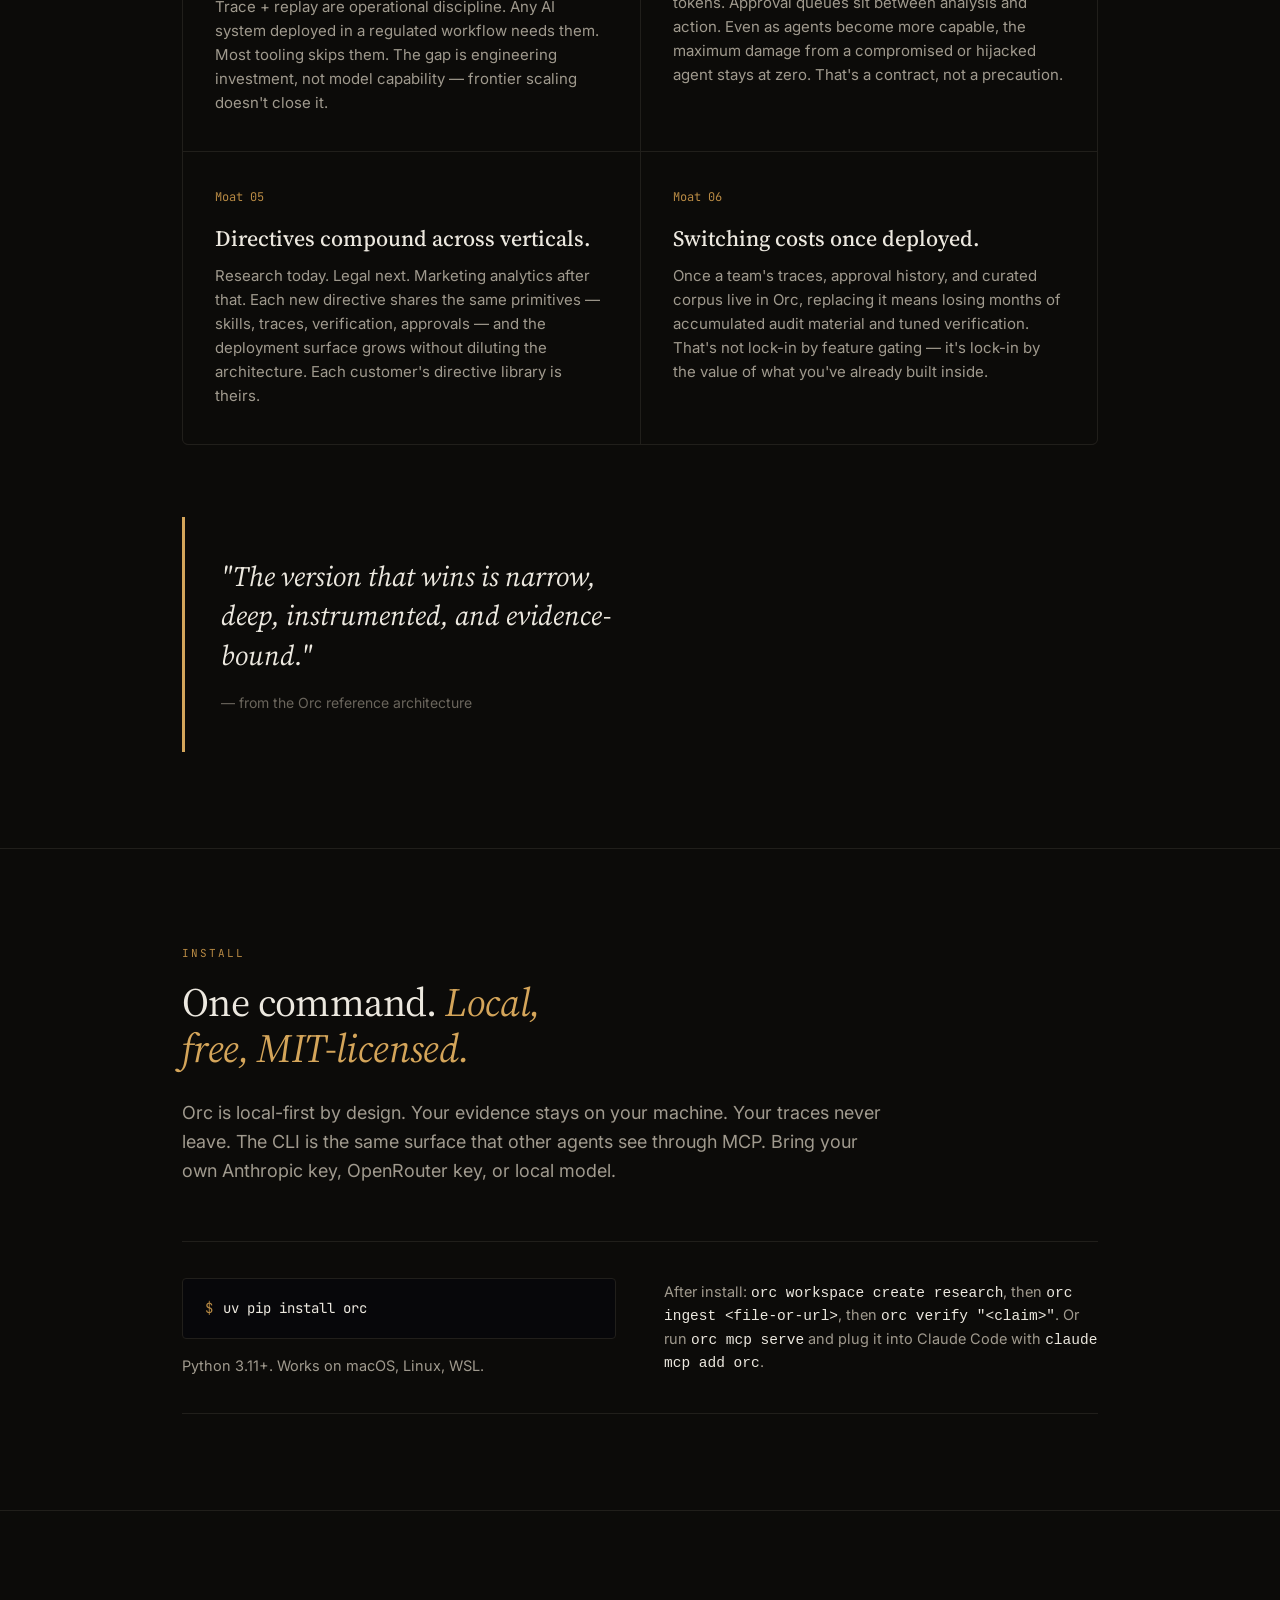
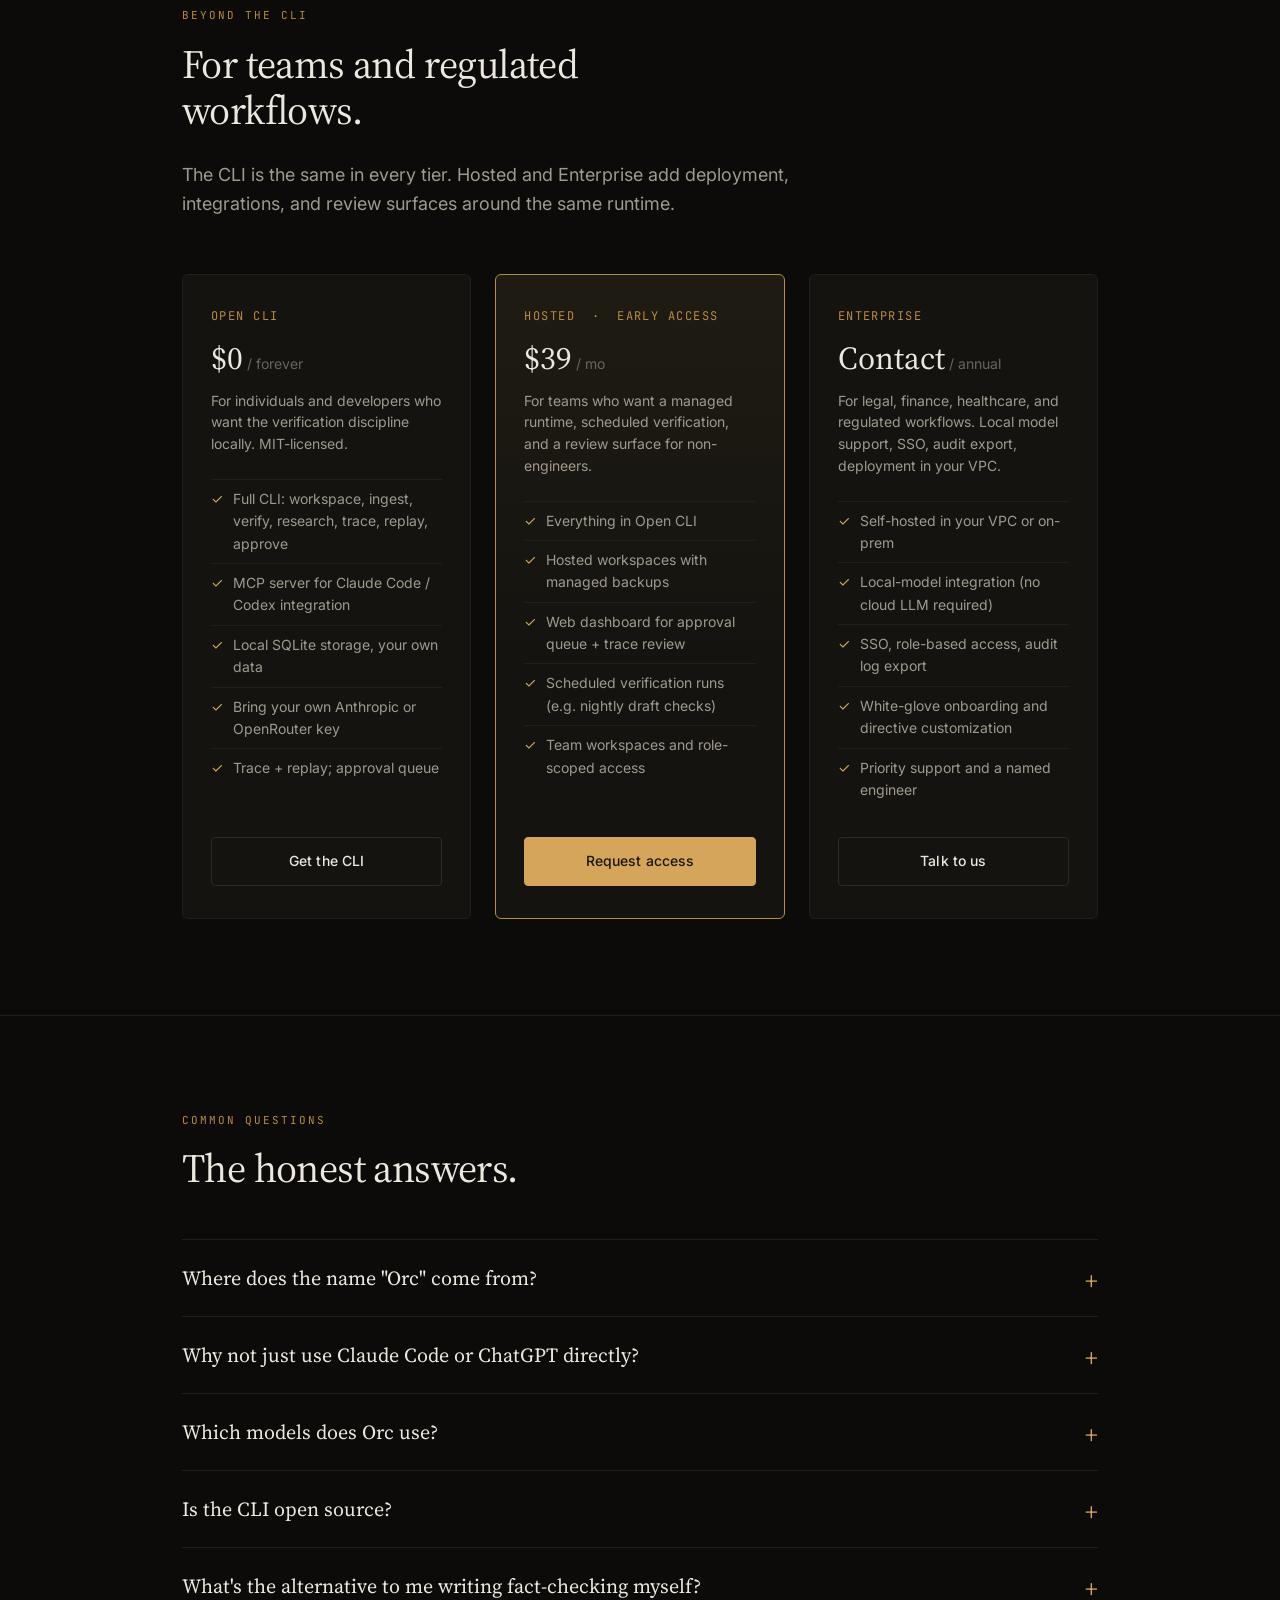
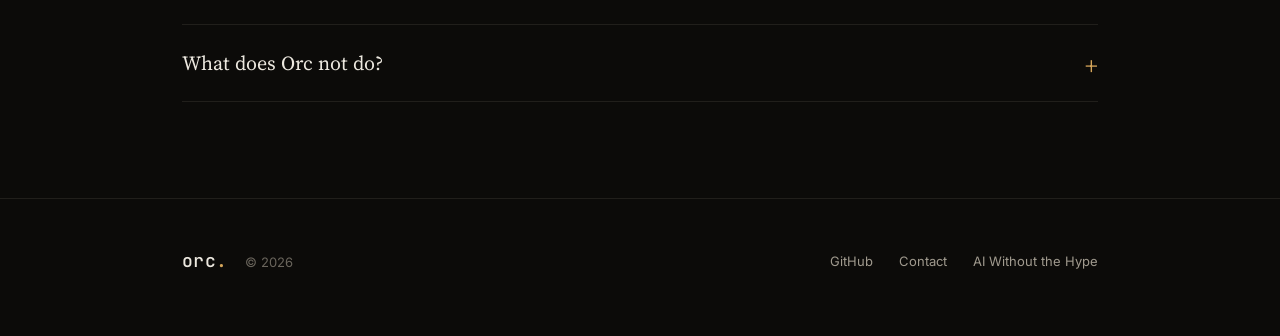
<file: site/index-marketing.html>
<!doctype html>
<html lang="en">
<head>
  <meta charset="utf-8" />
  <meta name="viewport" content="width=device-width, initial-scale=1" />
  <title>Orc — AI verification infrastructure</title>
  <meta name="description" content="Orc is the verification runtime for AI that has to be defensible. Bind every claim to evidence you own. Cite real sources only. Replay every decision." />
  <link rel="preconnect" href="https://fonts.googleapis.com">
  <link rel="preconnect" href="https://fonts.gstatic.com" crossorigin>
  <link href="https://fonts.googleapis.com/css2?family=Source+Serif+4:opsz,wght@8..60,300..700&family=Inter:wght@400;500;600&family=JetBrains+Mono:wght@400;500&display=swap" rel="stylesheet">
  <style>
    :root {
      --bg:        #0c0b09;
      --bg-elev:   #14130f;
      --bg-code:   #07070a;
      --border:    #211f1b;
      --border-strong: #2c2a25;
      --text:      #ece8df;
      --text-mute: #a09a8e;
      --text-dim:  #6a655c;
      --accent:    #d4a55a;
      --accent-soft: #b88a44;
      --green:     #7faf6d;
      --red:       #c46f5a;
      --yellow:    #c9a04a;
      --magenta:   #b078b0;
      --maxw:      980px;
    }

    *, *::before, *::after { box-sizing: border-box; }

    html, body {
      margin: 0;
      padding: 0;
      background: var(--bg);
      color: var(--text);
      font-family: 'Inter', -apple-system, BlinkMacSystemFont, system-ui, sans-serif;
      font-size: 16px;
      line-height: 1.6;
      -webkit-font-smoothing: antialiased;
      -moz-osx-font-smoothing: grayscale;
    }

    a { color: var(--accent); text-decoration: none; }
    a:hover { color: var(--text); }

    .container {
      max-width: var(--maxw);
      margin: 0 auto;
      padding: 0 32px;
    }

    /* Nav */
    nav {
      padding: 28px 0;
      border-bottom: 1px solid var(--border);
      position: sticky;
      top: 0;
      background: rgba(12, 11, 9, 0.92);
      backdrop-filter: blur(8px);
      z-index: 10;
    }
    .nav-inner {
      display: flex;
      align-items: center;
      justify-content: space-between;
    }
    .logo {
      font-family: 'JetBrains Mono', monospace;
      font-weight: 500;
      font-size: 18px;
      letter-spacing: 0.02em;
      color: var(--text);
    }
    .logo .dot {
      color: var(--accent);
    }
    .nav-right a {
      color: var(--text-mute);
      font-size: 14px;
      margin-left: 28px;
    }
    .nav-right a:hover { color: var(--text); }
    .nav-right .cta {
      display: inline-block;
      padding: 6px 14px;
      border: 1px solid var(--border-strong);
      border-radius: 4px;
      color: var(--text);
    }
    .nav-right .cta:hover {
      border-color: var(--accent);
      color: var(--accent);
    }

    /* Hero */
    .hero {
      padding: 96px 0 80px;
    }
    .pre-headline {
      font-family: 'JetBrains Mono', monospace;
      font-size: 12px;
      letter-spacing: 0.15em;
      text-transform: uppercase;
      color: var(--accent-soft);
      margin-bottom: 24px;
    }
    h1 {
      font-family: 'Source Serif 4', Georgia, serif;
      font-weight: 400;
      font-size: 60px;
      line-height: 1.05;
      letter-spacing: -0.02em;
      margin: 0 0 28px;
      color: var(--text);
      max-width: 14ch;
    }
    h1 em {
      font-style: italic;
      color: var(--accent);
    }
    .hero-sub {
      font-size: 19px;
      color: var(--text-mute);
      max-width: 60ch;
      line-height: 1.55;
      margin-bottom: 40px;
    }
    .hero-cta {
      display: flex;
      gap: 14px;
      align-items: center;
      flex-wrap: wrap;
    }
    .btn {
      display: inline-block;
      padding: 12px 22px;
      border-radius: 4px;
      font-size: 14px;
      font-weight: 500;
      letter-spacing: 0.01em;
      transition: background 0.15s, border-color 0.15s;
      cursor: pointer;
    }
    .btn-primary {
      background: var(--accent);
      color: #1a1612;
      border: 1px solid var(--accent);
    }
    .btn-primary:hover {
      background: #e4b56a;
      color: #1a1612;
    }
    .btn-secondary {
      background: transparent;
      color: var(--text);
      border: 1px solid var(--border-strong);
    }
    .btn-secondary:hover {
      border-color: var(--accent);
      color: var(--accent);
    }

    /* Terminal */
    .terminal {
      margin-top: 64px;
      background: var(--bg-code);
      border: 1px solid var(--border);
      border-radius: 6px;
      overflow: hidden;
    }
    .terminal-bar {
      display: flex;
      align-items: center;
      gap: 8px;
      padding: 10px 14px;
      background: var(--bg-elev);
      border-bottom: 1px solid var(--border);
    }
    .terminal-bar .dot-circle {
      width: 10px; height: 10px; border-radius: 50%;
      background: var(--border-strong);
    }
    .terminal-bar .title {
      font-family: 'JetBrains Mono', monospace;
      font-size: 11px;
      color: var(--text-dim);
      margin-left: auto;
    }
    pre.code, .terminal pre {
      font-family: 'JetBrains Mono', monospace;
      font-size: 13px;
      line-height: 1.65;
      margin: 0;
      padding: 24px;
      overflow-x: auto;
      color: var(--text);
    }
    .prompt { color: var(--accent-soft); }
    .cmd    { color: var(--text); }
    .out    { color: var(--text-mute); }
    .ok     { color: var(--green); font-weight: 500; }
    .bad    { color: var(--red); font-weight: 500; }
    .warn   { color: var(--yellow); font-weight: 500; }
    .dim    { color: var(--text-dim); }
    .id     { color: var(--magenta); }

    /* Sections */
    section {
      padding: 96px 0;
      border-top: 1px solid var(--border);
    }
    .eyebrow {
      font-family: 'JetBrains Mono', monospace;
      font-size: 11px;
      letter-spacing: 0.18em;
      text-transform: uppercase;
      color: var(--accent-soft);
      margin-bottom: 16px;
    }
    h2 {
      font-family: 'Source Serif 4', Georgia, serif;
      font-weight: 400;
      font-size: 40px;
      line-height: 1.15;
      letter-spacing: -0.015em;
      color: var(--text);
      margin: 0 0 28px;
      max-width: 22ch;
    }
    h2 em { font-style: italic; color: var(--accent); }
    h3 {
      font-family: 'Source Serif 4', Georgia, serif;
      font-weight: 500;
      font-size: 22px;
      line-height: 1.3;
      margin: 0 0 12px;
      color: var(--text);
    }
    .lede {
      font-size: 18px;
      color: var(--text-mute);
      max-width: 64ch;
      line-height: 1.6;
    }

    /* Stats strip */
    .stats {
      display: grid;
      grid-template-columns: repeat(3, 1fr);
      gap: 40px;
      margin-top: 56px;
    }
    .stat {
      border-left: 2px solid var(--accent-soft);
      padding-left: 20px;
    }
    .stat-num {
      font-family: 'Source Serif 4', Georgia, serif;
      font-size: 38px;
      font-weight: 400;
      color: var(--text);
      line-height: 1;
      margin-bottom: 6px;
    }
    .stat-label {
      color: var(--text-mute);
      font-size: 14px;
      line-height: 1.5;
    }

    /* Feature grid */
    .features {
      display: grid;
      grid-template-columns: repeat(2, 1fr);
      gap: 1px;
      background: var(--border);
      border: 1px solid var(--border);
      border-radius: 6px;
      overflow: hidden;
      margin-top: 56px;
    }
    .feature {
      background: var(--bg);
      padding: 36px 32px;
    }
    .feature .num {
      font-family: 'JetBrains Mono', monospace;
      font-size: 12px;
      color: var(--accent-soft);
      margin-bottom: 16px;
    }
    .feature p {
      color: var(--text-mute);
      margin: 0;
      font-size: 15px;
      line-height: 1.6;
    }

    /* Use case cards */
    .cards {
      display: grid;
      grid-template-columns: repeat(3, 1fr);
      gap: 24px;
      margin-top: 56px;
    }
    .card {
      background: var(--bg-elev);
      border: 1px solid var(--border);
      border-radius: 6px;
      padding: 28px;
    }
    .card .tag {
      display: inline-block;
      font-family: 'JetBrains Mono', monospace;
      font-size: 11px;
      color: var(--accent-soft);
      letter-spacing: 0.06em;
      padding: 3px 8px;
      border: 1px solid var(--accent-soft);
      border-radius: 3px;
      margin-bottom: 18px;
    }
    .card p {
      color: var(--text-mute);
      margin: 0 0 14px;
      font-size: 14.5px;
      line-height: 1.6;
    }
    .card .example {
      font-family: 'JetBrains Mono', monospace;
      font-size: 12px;
      color: var(--text-dim);
      border-top: 1px solid var(--border);
      padding-top: 14px;
      margin-top: 14px;
    }

    /* Compare table */
    .compare {
      width: 100%;
      border-collapse: collapse;
      margin-top: 48px;
      font-size: 14.5px;
    }
    .compare th, .compare td {
      text-align: left;
      padding: 18px 16px;
      border-bottom: 1px solid var(--border);
      vertical-align: top;
    }
    .compare th {
      color: var(--text-mute);
      font-weight: 500;
      font-size: 12px;
      letter-spacing: 0.1em;
      text-transform: uppercase;
      border-bottom: 1px solid var(--border-strong);
    }
    .compare td.label {
      color: var(--text);
      font-weight: 500;
      width: 32%;
    }
    .compare td.orc {
      background: rgba(212, 165, 90, 0.05);
      color: var(--text);
    }
    .compare td.other {
      color: var(--text-mute);
    }

    /* Pull quote */
    blockquote.pull {
      margin: 0;
      padding: 40px 0;
      font-family: 'Source Serif 4', Georgia, serif;
      font-size: 28px;
      font-style: italic;
      line-height: 1.4;
      color: var(--text);
      max-width: 32ch;
      border-left: 3px solid var(--accent);
      padding-left: 36px;
    }
    blockquote.pull cite {
      display: block;
      margin-top: 18px;
      font-size: 14px;
      font-style: normal;
      color: var(--text-dim);
      font-family: 'Inter', sans-serif;
    }

    /* Pricing */
    .tiers {
      display: grid;
      grid-template-columns: repeat(3, 1fr);
      gap: 24px;
      margin-top: 56px;
    }
    .tier {
      background: var(--bg-elev);
      border: 1px solid var(--border);
      border-radius: 6px;
      padding: 32px 28px;
      display: flex;
      flex-direction: column;
    }
    .tier.featured {
      border-color: var(--accent-soft);
      background: linear-gradient(180deg, rgba(212,165,90,0.06), rgba(212,165,90,0.0) 60%), var(--bg-elev);
    }
    .tier-name {
      font-family: 'JetBrains Mono', monospace;
      font-size: 12px;
      letter-spacing: 0.12em;
      text-transform: uppercase;
      color: var(--accent-soft);
      margin-bottom: 14px;
    }
    .tier-price {
      font-family: 'Source Serif 4', Georgia, serif;
      font-size: 32px;
      color: var(--text);
      margin-bottom: 6px;
      line-height: 1.1;
    }
    .tier-price .per {
      font-size: 14px;
      color: var(--text-dim);
      font-family: 'Inter', sans-serif;
    }
    .tier-blurb {
      color: var(--text-mute);
      font-size: 14px;
      margin: 8px 0 24px;
      line-height: 1.55;
    }
    .tier ul {
      list-style: none;
      padding: 0;
      margin: 0 0 28px;
    }
    .tier ul li {
      padding: 8px 0;
      color: var(--text-mute);
      font-size: 14px;
      border-top: 1px solid var(--border);
      display: flex;
      align-items: flex-start;
      gap: 10px;
    }
    .tier ul li::before {
      content: '✓';
      color: var(--accent);
      flex-shrink: 0;
    }
    .tier .btn { margin-top: auto; text-align: center; }

    /* FAQ */
    .faq {
      margin-top: 48px;
    }
    .faq details {
      border-top: 1px solid var(--border);
      padding: 22px 0;
    }
    .faq details:last-child { border-bottom: 1px solid var(--border); }
    .faq summary {
      cursor: pointer;
      font-family: 'Source Serif 4', Georgia, serif;
      font-size: 20px;
      color: var(--text);
      list-style: none;
      position: relative;
      padding-right: 30px;
    }
    .faq summary::-webkit-details-marker { display: none; }
    .faq summary::after {
      content: '+';
      position: absolute;
      right: 0;
      top: 0;
      color: var(--accent);
      font-size: 24px;
      transition: transform 0.2s;
    }
    .faq details[open] summary::after { content: '−'; }
    .faq .answer {
      margin-top: 14px;
      color: var(--text-mute);
      max-width: 64ch;
      line-height: 1.6;
    }

    /* Footer */
    footer {
      border-top: 1px solid var(--border);
      padding: 48px 0 64px;
      color: var(--text-dim);
      font-size: 13px;
    }
    .foot-inner {
      display: flex;
      justify-content: space-between;
      align-items: center;
      flex-wrap: wrap;
      gap: 16px;
    }
    footer a { color: var(--text-mute); margin-left: 22px; }
    footer a:hover { color: var(--text); }

    /* Audience tag under hero */
    .audience-tag {
      margin-top: 36px;
      padding-top: 24px;
      border-top: 1px solid var(--border);
      color: var(--text-dim);
      font-size: 13px;
      font-family: 'JetBrains Mono', monospace;
      letter-spacing: 0.04em;
    }
    .audience-tag strong {
      color: var(--text-mute);
      font-weight: 500;
    }

    /* Name note under the hero */
    .name-note {
      margin: 24px 0 0;
      font-size: 13px;
      color: var(--text-dim);
      font-family: 'JetBrains Mono', monospace;
      letter-spacing: 0.02em;
    }
    .name-note .logo-mark {
      font-weight: 500;
      color: var(--text-mute);
      margin-right: 8px;
    }
    .name-note .logo-mark .dot { color: var(--accent); }
    .name-note em { color: var(--accent-soft); font-style: italic; }

    /* Audience cards */
    .audience-grid {
      display: grid;
      grid-template-columns: repeat(2, 1fr);
      gap: 24px;
      margin-top: 56px;
    }
    .persona {
      background: var(--bg-elev);
      border: 1px solid var(--border);
      border-radius: 6px;
      padding: 30px 28px;
      position: relative;
    }
    .persona .role {
      font-family: 'JetBrains Mono', monospace;
      font-size: 11px;
      letter-spacing: 0.14em;
      text-transform: uppercase;
      color: var(--accent-soft);
      margin-bottom: 14px;
    }
    .persona h3 { margin: 0 0 14px; font-size: 20px; }
    .persona .pain {
      color: var(--text-mute);
      font-size: 14.5px;
      line-height: 1.55;
      margin: 0 0 16px;
      font-style: italic;
    }
    .persona .relief {
      color: var(--text);
      font-size: 14.5px;
      line-height: 1.55;
      margin: 0;
      padding-top: 16px;
      border-top: 1px solid var(--border);
    }
    .persona .relief strong { color: var(--accent); }

    /* Scenario — Sarah's Friday (before/after) */
    .scenario-meta {
      display: flex;
      flex-wrap: wrap;
      gap: 32px;
      margin-top: 32px;
      padding: 20px 28px;
      background: var(--bg-elev);
      border-left: 3px solid var(--accent);
      border-radius: 0 6px 6px 0;
      font-family: 'JetBrains Mono', monospace;
      font-size: 13px;
    }
    .scenario-meta div { color: var(--text-mute); }
    .scenario-meta div strong {
      color: var(--text);
      font-family: 'Source Serif 4', Georgia, serif;
      font-size: 18px;
      display: block;
      margin-bottom: 2px;
      font-weight: 500;
    }

    .split {
      display: grid;
      grid-template-columns: 1fr 1fr;
      gap: 24px;
      margin-top: 48px;
    }
    .col {
      border: 1px solid var(--border);
      border-radius: 6px;
      padding: 30px 28px;
      background: var(--bg-elev);
    }
    .col.bad {
      background: linear-gradient(180deg, rgba(196,111,90,0.04), transparent 50%), var(--bg-elev);
      border-color: rgba(196,111,90,0.25);
    }
    .col.good {
      background: linear-gradient(180deg, rgba(212,165,90,0.06), transparent 50%), var(--bg-elev);
      border-color: rgba(212,165,90,0.35);
    }
    .col .label {
      font-family: 'JetBrains Mono', monospace;
      font-size: 11px;
      letter-spacing: 0.14em;
      text-transform: uppercase;
      margin-bottom: 10px;
    }
    .col.bad  .label { color: var(--red); }
    .col.good .label { color: var(--accent); }
    .col h3 { font-size: 20px; margin: 0 0 18px; }
    .col ol {
      padding-left: 18px;
      margin: 0 0 18px;
      color: var(--text-mute);
      font-size: 14px;
      line-height: 1.6;
    }
    .col ol li { padding: 6px 0; }
    .col ol li strong { color: var(--text); font-weight: 500; }
    .col .outcome {
      margin-top: 18px;
      padding: 18px 0 0;
      border-top: 1px solid var(--border);
      font-size: 14.5px;
      line-height: 1.55;
    }
    .col.bad  .outcome { color: var(--text-mute); }
    .col.good .outcome { color: var(--text); }
    .col .outcome .verdict {
      font-family: 'JetBrains Mono', monospace;
      font-size: 11px;
      letter-spacing: 0.12em;
      text-transform: uppercase;
      display: block;
      margin-bottom: 8px;
    }
    .col.bad  .outcome .verdict { color: var(--red); }
    .col.good .outcome .verdict { color: var(--green); }

    .scenario-payoff {
      margin-top: 48px;
      padding: 32px 36px;
      border: 1px solid var(--accent-soft);
      border-radius: 6px;
      background: linear-gradient(180deg, rgba(212,165,90,0.05), transparent 60%);
    }
    .scenario-payoff p {
      margin: 0;
      font-family: 'Source Serif 4', Georgia, serif;
      font-size: 21px;
      line-height: 1.45;
      color: var(--text);
    }
    .scenario-payoff em { color: var(--accent); font-style: italic; }

    /* Mini scenarios */
    .mini-scenarios {
      display: grid;
      grid-template-columns: repeat(3, 1fr);
      gap: 22px;
      margin-top: 56px;
    }
    .mini {
      background: var(--bg-elev);
      border: 1px solid var(--border);
      border-radius: 6px;
      padding: 26px;
    }
    .mini .role {
      font-family: 'JetBrains Mono', monospace;
      font-size: 11px;
      letter-spacing: 0.12em;
      text-transform: uppercase;
      color: var(--accent-soft);
      margin-bottom: 10px;
    }
    .mini h3 { font-size: 17px; margin: 0 0 12px; }
    .mini p {
      color: var(--text-mute);
      font-size: 13.5px;
      line-height: 1.55;
      margin: 0;
    }
    .mini .stakes {
      margin-top: 14px;
      padding-top: 14px;
      border-top: 1px solid var(--border);
      color: var(--text);
      font-size: 13px;
      font-family: 'JetBrains Mono', monospace;
    }

    /* Install block */
    .install-block {
      margin: 56px 0 0;
      padding: 36px 0;
      border-top: 1px solid var(--border);
      border-bottom: 1px solid var(--border);
      display: grid;
      grid-template-columns: 1fr 1fr;
      gap: 48px;
      align-items: center;
    }
    .install-block code.line {
      display: block;
      background: var(--bg-code);
      color: var(--text);
      font-family: 'JetBrains Mono', monospace;
      font-size: 14px;
      padding: 18px 22px;
      border-radius: 4px;
      border: 1px solid var(--border);
    }
    .install-block code.line .prompt { color: var(--accent-soft); margin-right: 10px; }
    .install-block p { color: var(--text-mute); font-size: 14.5px; line-height: 1.55; margin: 0; }

    /* Responsive */
    @media (max-width: 760px) {
      h1 { font-size: 40px; }
      h2 { font-size: 30px; }
      .hero { padding: 56px 0 48px; }
      section { padding: 64px 0; }
      .stats, .features, .cards, .tiers, .audience-grid, .split,
      .mini-scenarios, .install-block { grid-template-columns: 1fr; }
      .scenario-payoff p { font-size: 17px; }
      .scenario-meta { gap: 16px; padding: 16px 18px; }
      .features { gap: 1px; }
      .nav-right a { margin-left: 16px; }
      .nav-right a:not(.cta) { display: none; }
    }
  </style>
</head>
<body>

<nav>
  <div class="container nav-inner">
    <div class="logo">orc<span class="dot">.</span></div>
    <div class="nav-right">
      <a href="#audience">Who it's for</a>
      <a href="#scenario">Scenario</a>
      <a href="#moat">Moat</a>
      <a href="#install">Install</a>
      <a class="cta" href="#install">Get the CLI</a>
    </div>
  </div>
</nav>

<header class="hero">
  <div class="container">
    <div class="pre-headline">AI verification infrastructure</div>
    <h1>AI that <em>can't fabricate</em> its sources.</h1>
    <p class="hero-sub">
      Orc is the verification runtime for AI that has to be defensible. Bind every claim to evidence you own.
      Cite real sources only. Replay every decision. Built for workflows where <em>"the model said so"</em>
      isn't good enough.
    </p>
    <div class="hero-cta">
      <a class="btn btn-primary" href="#install">Install the CLI</a>
      <a class="btn btn-secondary" href="#scenario">See it in action</a>
    </div>

    <div class="audience-tag">
      <span>Built for:</span>
      <strong>research analysts · editorial teams · compliance &amp; legal · agentic-workflow engineers</strong>
    </div>

    <p class="name-note">
      <span class="logo-mark">orc<span class="dot">.</span></span>
      <span>short for <em>orchestration</em> — the runtime spawns bounded sub-skills, never free-form agents.</span>
    </p>

    <div class="terminal">
      <div class="terminal-bar">
        <span class="dot-circle"></span>
        <span class="dot-circle"></span>
        <span class="dot-circle"></span>
        <span class="title">~/orc — verifying a claim against your corpus</span>
      </div>
      <pre><span class="prompt">$</span> <span class="cmd">orc verify "Anthropic's multi-agent system improved evals by 90.2%" -w research</span>

<span class="warn">PARTIAL</span>  confidence=0.85
<span class="dim">claim:</span> Anthropic's multi-agent system improved evals by 90.2%
<span class="dim">reasoning:</span> Chunks <span class="id">01KR3...</span> and <span class="id">01KR4...</span> confirm the 90.2% figure but
the corpus describes "internal research evaluation," not eval-suite delta —
the claim's wording is slightly broader than the corpus supports.

<span class="ok">supporting evidence</span> (2):
  Multi-agent research system — Performance gains
  "...a multi-agent system with Claude Opus 4 as the lead agent and Claude
   Sonnet 4 subagents outperformed a single-Opus baseline by 90.2%..."
  <span class="dim">chunk_id=</span><span class="id">01KR3EXM8TQNMN5KAHTKYMXK0Q</span>

<span class="dim">model=claude-sonnet-4-6  run_id=</span><span class="id">01KR1NHTQ...</span></pre>
    </div>
  </div>
</header>

<section id="audience">
  <div class="container">
    <div class="eyebrow">Who Orc is for</div>
    <h2>Built for the work where <em>"the model said so"</em> doesn't survive review.</h2>
    <p class="lede">
      If your AI workflow has someone — a partner, a compliance officer, a regulator, a reader — who can
      come back six months later and ask <em>"prove it"</em>, Orc is for you. If it doesn't, you probably
      don't need this. We'd rather be honest than oversold.
    </p>

    <div class="audience-grid">
      <div class="persona">
        <div class="role">Research &amp; financial analysis</div>
        <h3>The analyst who has to defend a trade.</h3>
        <p class="pain">
          "I asked an AI, it said yes, the trade went on. Six months later compliance wants the evidence
          chain. The chat is gone."
        </p>
        <p class="relief">
          Orc workspaces store every verification as a replayable trace. Compliance reconstructs the
          evidence chain in seconds. <strong>The work product is the artifact, not the answer.</strong>
        </p>
      </div>

      <div class="persona">
        <div class="role">Editorial &amp; research publishing</div>
        <h3>The writer who can't contradict themselves.</h3>
        <p class="pain">
          "I publish weekly. Did this draft accidentally argue against something I wrote in March? Are
          these statistics actually in the cited paper? I have an hour and no fact-checker."
        </p>
        <p class="relief">
          <code>orc verify --file draft.md</code> runs every claim against your published catalog and your
          vetted sources. Self-contradiction surfaces before the reader finds it.
          <strong>Editorial discipline by default.</strong>
        </p>
      </div>

      <div class="persona">
        <div class="role">Legal, compliance, regulated</div>
        <h3>The associate who can't risk a hallucinated citation.</h3>
        <p class="pain">
          "Mata v. Avianca made fabricated citations a sanctionable offense. I can't ship a brief that
          cites a case the AI invented. But I also can't read every cited authority cold."
        </p>
        <p class="relief">
          Chunk IDs are structurally validated against retrieval — Orc <em>cannot</em> return a citation
          that doesn't exist in your authority corpus. Every claim traces to a paragraph in a real source.
          <strong>Defensible work product, by construction.</strong>
        </p>
      </div>

      <div class="persona">
        <div class="role">Engineering — agentic workflows</div>
        <h3>The engineer building bounded agents.</h3>
        <p class="pain">
          "I want agents that analyze, recommend, and queue actions — not agents that take autonomous
          actions and surprise me. Every agent framework I've tried lets them go off the rails."
        </p>
        <p class="relief">
          Skills are pure functions. Subagents are tools, not personalities. Action-taking calls go through
          the approval queue. <strong>Bounded by construction, not by prompt.</strong>
        </p>
      </div>
    </div>
  </div>
</section>

<section id="problem">
  <div class="container">
    <div class="eyebrow">The validation gap</div>
    <h2>AI's measurement problem isn't getting fixed. <em>Until you do.</em></h2>
    <p class="lede">
      Frontier models discover physics. The same industry can't reliably tell you whether switching models
      in production will break your product. Benchmarks get gamed with $50 scripts. The most-starred agent
      framework on GitHub ships with a 13.4% critical-vulnerability rate in its skill marketplace.
      Capability isn't the bottleneck. <strong style="color: var(--text);">Validation infrastructure is.</strong>
    </p>

    <div class="stats">
      <div class="stat">
        <div class="stat-num">26–46%</div>
        <div class="stat-label">Performance drop on AI agents going from lab to real-world conditions.</div>
      </div>
      <div class="stat">
        <div class="stat-num">80%+</div>
        <div class="stat-label">Failure rate of frontier agents on long-horizon production tasks.</div>
      </div>
      <div class="stat">
        <div class="stat-num">13.4%</div>
        <div class="stat-label">Skills in the leading open-source agent marketplace with critical security issues.</div>
      </div>
    </div>
  </div>
</section>

<section id="discipline">
  <div class="container">
    <div class="eyebrow">The discipline</div>
    <h2>Four invariants the runtime enforces by construction.</h2>
    <p class="lede">
      Most "AI safety" tooling layers checks on top of generation. Orc inverts that — the architecture
      makes failure modes structurally impossible, not just unlikely.
    </p>

    <div class="features">
      <div class="feature">
        <div class="num">01 — Citations</div>
        <h3>Cannot fabricate sources.</h3>
        <p>Every chunk ID Orc returns is validated against the actual retrieval set. Hallucinated citations are dropped before the verdict reaches you. The model is structurally prevented from inventing a source.</p>
      </div>
      <div class="feature">
        <div class="num">02 — Architecture</div>
        <h3>Stateless skills, durable context.</h3>
        <p>Skills are pure functions with explicit input/output contracts. No agent identities, no persistent personas, no emergent coordination. Persistence lives in the workspace — not in the agents — so behavior is auditable and reproducible.</p>
      </div>
      <div class="feature">
        <div class="num">03 — Replay</div>
        <h3>Every run is reconstructable.</h3>
        <p>Every CLI or MCP call writes a trace: retrieval set, every LLM call's tokens and cache hits, the structured output. <code>orc replay &lt;run_id&gt;</code> re-executes the exact decision against the same corpus snapshot. Months later. Same answer. Same evidence.</p>
      </div>
      <div class="feature">
        <div class="num">04 — Approval</div>
        <h3>Analysis ≠ action.</h3>
        <p>Anything that would mutate the outside world lands in the approval queue first. Humans accept or reject with a note. Write paths run as separate processes with separate tokens. The blast radius of a compromised agent is, by design, zero.</p>
      </div>
    </div>
  </div>
</section>

<section id="how">
  <div class="container">
    <div class="eyebrow">How it works</div>
    <h2>A workspace. A corpus. A claim. <em>Receipts.</em></h2>
    <p class="lede">
      The whole loop in four commands. Storage is local SQLite under <code>~/.orc/</code>. Bring your own
      Anthropic key, OpenRouter key, or local model. The CLI is the same surface other agents see through MCP.
    </p>

    <div class="terminal">
      <div class="terminal-bar">
        <span class="dot-circle"></span>
        <span class="dot-circle"></span>
        <span class="dot-circle"></span>
        <span class="title">~/orc — the four-step loop</span>
      </div>
      <pre><span class="dim"># 1. A workspace is a trust boundary. One per matter, project, or topic.</span>
<span class="prompt">$</span> <span class="cmd">orc workspace create research</span>
<span class="ok">Created workspace</span> research

<span class="dim"># 2. Ingest evidence: files, directories, or URLs. Markdown, txt, json.</span>
<span class="prompt">$</span> <span class="cmd">orc ingest ./notes -w research</span>
<span class="prompt">$</span> <span class="cmd">orc ingest https://www.anthropic.com/engineering/multi-agent-research-system -w research</span>
<span class="ok">Ingested</span> 14 evidence items into research

<span class="dim"># 3. Verify any claim. Or pipe a whole draft through.</span>
<span class="prompt">$</span> <span class="cmd">orc verify --file draft.md -w research --yes</span>
<span class="dim">7 claims extracted from draft.md. Verifying...</span>

  1. <span class="ok">supported</span>      (0.92)  Anthropic released the Skills API in October 2025
  2. <span class="warn">partial</span>        (0.71)  The multi-agent eval delta was 90.2%
  3. <span class="ok">supported</span>      (0.88)  Prompt caching has a 5-minute ephemeral TTL by default
  4. <span class="bad">contradicted</span>   (0.95)  Multi-agent setups always outperform single-agent
  5. <span class="ok">supported</span>      (0.86)  Skills are versioned, auditable capabilities
  6. <span class="warn">not_found</span>      (0.90)  Anthropic was acquired by Microsoft in 2026
  7. <span class="ok">supported</span>      (0.94)  Tool use is more reliable than JSON-mode for structured output

<span class="dim"># 4. Inspect, replay, or approve any decision later.</span>
<span class="prompt">$</span> <span class="cmd">orc trace show </span><span class="id">01KR1NH...</span>
<span class="prompt">$</span> <span class="cmd">orc replay </span><span class="id">01KR1NH...</span><span class="cmd"> --live</span></pre>
    </div>
  </div>
</section>

<section id="scenario">
  <div class="container">
    <div class="eyebrow">A real scenario</div>
    <h2>Friday, 4:47 PM. <em>A $24M trade. 73 minutes.</em></h2>
    <p class="lede">
      Sarah Chen runs equity research at Pinegate Capital. The defense-tech company her PM has been
      watching just dropped earnings. On the call, the CEO claimed: <em>"Production has tripled
      year-over-year, with backlog at record highs."</em> The PM wants $24M in the name by Monday open.
      Sarah has until 6 PM to deliver an analyst note that answers <em>one</em> question: does the CEO's
      claim hold up against everything they've previously said?
    </p>

    <div class="scenario-meta">
      <div><strong>$24M</strong>position size</div>
      <div><strong>73 min</strong>to deadline</div>
      <div><strong>47</strong>evidence items in corpus</div>
      <div><strong>6 months</strong>until compliance audit</div>
    </div>

    <div class="split">
      <div class="col bad">
        <div class="label">Path A · Claude Code</div>
        <h3>Right answer. No artifact.</h3>
        <ol>
          <li>Sarah drops 8 transcripts + 4 filings into a folder, asks Claude to verify.</li>
          <li><strong>Claude reads them, summarizes, gives plausible quotes.</strong> She cross-checks one and catches a paraphrase ("approximately 3x" was rendered as "tripled"). Fixes it.</li>
          <li>Second pass: Claude finds a Q3 transcript that <em>mentions</em> backlog. The actual passage says backlog declined 8% — Claude buried it as "discussed backlog trends." She catches it.</li>
          <li>She writes the note. Sends at 6:04 PM. Trade goes on Monday.</li>
        </ol>
        <div class="outcome">
          <span class="verdict">Six months later · Compliance review</span>
          The compliance officer pulls the trade memo. He asks: <em>"How do we know the AI didn't
          hallucinate the supporting quotes?"</em> The Claude Code session is gone. Sarah's Word doc has
          hand-copied passages — no way to prove faithful transcription. The annual SEC review adds a
          footnote: <em>"evidence chain could not be reconstructed for audit purposes."</em> The CCO has a
          Monday morning meeting.
        </div>
      </div>

      <div class="col good">
        <div class="label">Path B · Orc</div>
        <h3>Right answer. Defensible artifact.</h3>
        <ol>
          <li>Pinegate research-ops maintains an Orc workspace per ticker — 47 evidence items already loaded, kept current automatically.</li>
          <li><strong><code>orc verify "..." --workspace defense-tech --json &gt; memo.json</code></strong></li>
          <li>31 seconds later: <code>PARTIAL · 0.74</code>. Supported by Q4 2024 10-K (specific chunk). Contradicted by Q3 2025 backlog passage (specific chunk).</li>
          <li>She attaches four trace IDs to the analyst note. Sent at 5:11 PM. Trade goes on Monday.</li>
        </ol>
        <div class="outcome">
          <span class="verdict">Six months later · Compliance review</span>
          The compliance officer pulls the trade memo, copies the trace ID, runs
          <code>orc replay 01KR8Z...</code>. The exact same retrieval set comes back. The same chunks. The
          same verdict. Chunk IDs are structurally guaranteed to point at real passages — Orc cannot return
          a chunk that doesn't exist in retrieval. <strong>The evidence chain reconstructs in seconds. Review
          closes clean.</strong>
        </div>
      </div>
    </div>

    <div class="scenario-payoff">
      <p>
        Claude Code can <em>answer the question correctly.</em> Orc produces <em>an artifact that survives
        review.</em> For one-off tasks the distinction is invisible. For any workflow where the question
        gets asked repeatedly, audited, shared, or replayed — the artifact is more valuable than the answer.
      </p>
    </div>

    <div style="margin-top: 80px;">
      <div class="eyebrow">Same pattern, different stakes</div>
      <h2 style="font-size: 30px;">Other places this shape pays off.</h2>

      <div class="mini-scenarios">
        <div class="mini">
          <div class="role">Editorial</div>
          <h3>Your weekly publication, six months in.</h3>
          <p>A reader screenshots a paragraph: "this contradicts what you wrote in March." With an Orc workspace of your published catalog, you replay the verification, surface the citation, and either correct the record or defend the original — with receipts.</p>
          <div class="stakes">Stakes: credibility, reader trust</div>
        </div>
        <div class="mini">
          <div class="role">Legal</div>
          <h3>A brief due tomorrow, 47 cited cases.</h3>
          <p>The partner asks "does Roe v. Wade actually support our framing here?" Run the brief through Orc against the firm's case corpus. Every cited authority either resolves to a real chunk or doesn't. Hallucinated citations cannot get past the structural check.</p>
          <div class="stakes">Stakes: malpractice, sanctions</div>
        </div>
        <div class="mini">
          <div class="role">Ad ops</div>
          <h3>An AI recommends pausing Campaign 17.</h3>
          <p>Before you act, Orc verifies the recommendation against the underlying ad data. The proposed CTR drop is grounded in real numbers from real reports — or it isn't. Approved items go to the queue; the actual mutation requires a human signoff.</p>
          <div class="stakes">Stakes: $$$, account integrity</div>
        </div>
      </div>
    </div>
  </div>
</section>

<section id="compare">
  <div class="container">
    <div class="eyebrow">How it differs</div>
    <h2>Not another agent framework.</h2>
    <p class="lede">
      Most AI tooling optimizes for capability. Orc optimizes for the parts that matter when an answer has
      to be reviewed, audited, or defended.
    </p>

    <table class="compare">
      <thead>
        <tr>
          <th></th>
          <th style="color: var(--accent);">Orc</th>
          <th>Generic agent framework</th>
          <th>Direct LLM chat</th>
        </tr>
      </thead>
      <tbody>
        <tr>
          <td class="label">Source of truth</td>
          <td class="orc">A corpus you own and curate</td>
          <td class="other">Whatever the agent can fetch or recall</td>
          <td class="other">Training data + web search</td>
        </tr>
        <tr>
          <td class="label">Fabricated citations</td>
          <td class="orc">Structurally impossible</td>
          <td class="other">Common; prompt-mitigated at best</td>
          <td class="other">A known recurring failure mode</td>
        </tr>
        <tr>
          <td class="label">Replay a past decision</td>
          <td class="orc">First-class, deterministic</td>
          <td class="other">Best-effort logs</td>
          <td class="other">Not possible</td>
        </tr>
        <tr>
          <td class="label">Output shape</td>
          <td class="orc">Structured JSON with provenance</td>
          <td class="other">Conversational text</td>
          <td class="other">Conversational text</td>
        </tr>
        <tr>
          <td class="label">Approval gates</td>
          <td class="orc">Built in. Nothing mutates without sign-off.</td>
          <td class="other">DIY</td>
          <td class="other">N/A</td>
        </tr>
        <tr>
          <td class="label">Deployment</td>
          <td class="orc">Self-hosted CLI + MCP. No data leaves your machine.</td>
          <td class="other">Mixed</td>
          <td class="other">Cloud</td>
        </tr>
      </tbody>
    </table>
  </div>
</section>

<section id="moat">
  <div class="container">
    <div class="eyebrow">The moat</div>
    <h2>Capability scaling eats cleverness. <em>It doesn't eat discipline.</em></h2>
    <p class="lede">
      Anything that's clever today gets absorbed into the next model. So Orc bets on the things that
      <em>don't</em> erode when GPT-6 or Claude 5 ships. Each one of these gets <em>more</em> valuable as
      raw capability rises — because the gap between "capable model" and "defensible deployment" widens
      with every new frontier release.
    </p>

    <div class="features" style="margin-top: 48px;">
      <div class="feature">
        <div class="num">Moat 01</div>
        <h3>Owned evidence compounds.</h3>
        <p>Bigger models don't know your firm's matters, your published catalog, your meter data, your client documents. The corpus is your asset, and the verification quality grows with what you ingest — not with the model vendor's roadmap.</p>
      </div>
      <div class="feature">
        <div class="num">Moat 02</div>
        <h3>Structural impossibility, not prompt mitigation.</h3>
        <p>Hallucinated citations aren't prevented by asking the model nicely. They're prevented because the data structure refuses to return chunk IDs that don't exist in retrieval. That guarantee doesn't depend on the model getting smarter — it's an architectural choice.</p>
      </div>
      <div class="feature">
        <div class="num">Moat 03</div>
        <h3>Audit infrastructure is engineering, not intelligence.</h3>
        <p>Trace + replay are operational discipline. Any AI system deployed in a regulated workflow needs them. Most tooling skips them. The gap is engineering investment, not model capability — frontier scaling doesn't close it.</p>
      </div>
      <div class="feature">
        <div class="num">Moat 04</div>
        <h3>Blast-radius bounded by construction.</h3>
        <p>Write paths run in separate processes with separate tokens. Approval queues sit between analysis and action. Even as agents become more capable, the maximum damage from a compromised or hijacked agent stays at zero. That's a contract, not a precaution.</p>
      </div>
      <div class="feature">
        <div class="num">Moat 05</div>
        <h3>Directives compound across verticals.</h3>
        <p>Research today. Legal next. Marketing analytics after that. Each new directive shares the same primitives — skills, traces, verification, approvals — and the deployment surface grows without diluting the architecture. Each customer's directive library is theirs.</p>
      </div>
      <div class="feature">
        <div class="num">Moat 06</div>
        <h3>Switching costs once deployed.</h3>
        <p>Once a team's traces, approval history, and curated corpus live in Orc, replacing it means losing months of accumulated audit material and tuned verification. That's not lock-in by feature gating — it's lock-in by the value of what you've already built inside.</p>
      </div>
    </div>

    <blockquote class="pull" style="margin-top: 72px;">
      "The version that wins is narrow, deep, instrumented, and evidence-bound."
      <cite>— from the Orc reference architecture</cite>
    </blockquote>
  </div>
</section>

<section id="install">
  <div class="container">
    <div class="eyebrow">Install</div>
    <h2>One command. <em>Local, free, MIT-licensed.</em></h2>
    <p class="lede">
      Orc is local-first by design. Your evidence stays on your machine. Your traces never leave. The CLI
      is the same surface that other agents see through MCP. Bring your own Anthropic key, OpenRouter key,
      or local model.
    </p>

    <div class="install-block">
      <div>
        <code class="line"><span class="prompt">$</span>uv pip install orc</code>
        <p style="margin-top: 16px;">Python 3.11+. Works on macOS, Linux, WSL.</p>
      </div>
      <div>
        <p>
          After install: <code style="color: var(--text);">orc workspace create research</code>, then
          <code style="color: var(--text);">orc ingest &lt;file-or-url&gt;</code>, then
          <code style="color: var(--text);">orc verify "&lt;claim&gt;"</code>. Or run
          <code style="color: var(--text);">orc mcp serve</code> and plug it into Claude Code with
          <code style="color: var(--text);">claude mcp add orc</code>.
        </p>
      </div>
    </div>
  </div>
</section>

<section id="access">
  <div class="container">
    <div class="eyebrow">Beyond the CLI</div>
    <h2>For teams and regulated workflows.</h2>
    <p class="lede">
      The CLI is the same in every tier. Hosted and Enterprise add deployment, integrations, and review
      surfaces around the same runtime.
    </p>

    <div class="tiers">
      <div class="tier">
        <div class="tier-name">Open CLI</div>
        <div class="tier-price">$0<span class="per"> / forever</span></div>
        <div class="tier-blurb">For individuals and developers who want the verification discipline locally. MIT-licensed.</div>
        <ul>
          <li>Full CLI: workspace, ingest, verify, research, trace, replay, approve</li>
          <li>MCP server for Claude Code / Codex integration</li>
          <li>Local SQLite storage, your own data</li>
          <li>Bring your own Anthropic or OpenRouter key</li>
          <li>Trace + replay; approval queue</li>
        </ul>
        <a class="btn btn-secondary" href="#install">Get the CLI</a>
      </div>

      <div class="tier featured">
        <div class="tier-name">Hosted &nbsp;·&nbsp; early access</div>
        <div class="tier-price">$39<span class="per"> / mo</span></div>
        <div class="tier-blurb">For teams who want a managed runtime, scheduled verification, and a review surface for non-engineers.</div>
        <ul>
          <li>Everything in Open CLI</li>
          <li>Hosted workspaces with managed backups</li>
          <li>Web dashboard for approval queue + trace review</li>
          <li>Scheduled verification runs (e.g. nightly draft checks)</li>
          <li>Team workspaces and role-scoped access</li>
        </ul>
        <a class="btn btn-primary" href="mailto:thormatt@gmail.com?subject=Orc%20Hosted%20-%20Early%20Access">Request access</a>
      </div>

      <div class="tier">
        <div class="tier-name">Enterprise</div>
        <div class="tier-price">Contact<span class="per"> / annual</span></div>
        <div class="tier-blurb">For legal, finance, healthcare, and regulated workflows. Local model support, SSO, audit export, deployment in your VPC.</div>
        <ul>
          <li>Self-hosted in your VPC or on-prem</li>
          <li>Local-model integration (no cloud LLM required)</li>
          <li>SSO, role-based access, audit log export</li>
          <li>White-glove onboarding and directive customization</li>
          <li>Priority support and a named engineer</li>
        </ul>
        <a class="btn btn-secondary" href="mailto:thormatt@gmail.com?subject=Orc%20Enterprise%20-%20Inquiry">Talk to us</a>
      </div>
    </div>
  </div>
</section>

<section id="faq">
  <div class="container">
    <div class="eyebrow">Common questions</div>
    <h2>The honest answers.</h2>

    <div class="faq">
      <details>
        <summary>Where does the name "Orc" come from?</summary>
        <div class="answer">
          Short for <em>orchestration</em>. The architectural distinctive is that Orc spawns bounded
          sub-skills as tools (the orchestrator-worker pattern from Anthropic's own multi-agent research
          system) — never free-form agents talking to each other. Each sub-skill runs in its own Run,
          writes its own trace, returns a structured output, and exits. The orchestration is the moat
          underneath the verification.
        </div>
      </details>
      <details>
        <summary>Why not just use Claude Code or ChatGPT directly?</summary>
        <div class="answer">
          For one-off questions, you should. Direct LLM chat is faster and free. Orc is for the cases where
          you need: (a) a permanent paper trail you can audit later, (b) a stable trust boundary so the
          answer comes only from sources you've vetted, (c) bulk verification of a draft or a critique, or
          (d) integration into a programmatic workflow with structured JSON output. Think of Claude as the
          smart friend who's read a lot. Orc is your librarian who only answers from the books you put on
          the shelf.
        </div>
      </details>
      <details>
        <summary>Which models does Orc use?</summary>
        <div class="answer">
          Anthropic Claude models by default — directly via the Anthropic API or routed through OpenRouter,
          whichever you have credentials for. Local model support (vLLM, Ollama) is on the Enterprise tier
          for deployments where data can't leave the network.
        </div>
      </details>
      <details>
        <summary>Is the CLI open source?</summary>
        <div class="answer">
          Yes. The CLI, the verification skills, and the trace/replay layer are MIT-licensed. The hosted
          dashboard and enterprise integrations are commercial.
        </div>
      </details>
      <details>
        <summary>What's the alternative to me writing fact-checking myself?</summary>
        <div class="answer">
          That's the point. Orc is the runtime so you don't have to glue together retrieval, citation
          validation, prompt-cache discipline, traces, and approval queues for every workflow that needs
          verification. Bring evidence, get receipts.
        </div>
      </details>
      <details>
        <summary>What does Orc not do?</summary>
        <div class="answer">
          It doesn't generate freeform content unconstrained by evidence. It doesn't take autonomous
          external actions — only proposes them for human approval. It doesn't search the open web on its
          own; it only knows what you ingest. These are deliberate constraints, not gaps.
        </div>
      </details>
    </div>
  </div>
</section>

<footer>
  <div class="container foot-inner">
    <div>
      <span class="logo">orc<span class="dot">.</span></span>
      <span style="margin-left: 14px; color: var(--text-dim);">© 2026</span>
    </div>
    <div>
      <a href="https://github.com/">GitHub</a>
      <a href="mailto:thormatt@gmail.com">Contact</a>
      <a href="https://aiwithoutthehype.com/">AI Without the Hype</a>
    </div>
  </div>
</footer>

</body>
</html>
</file>
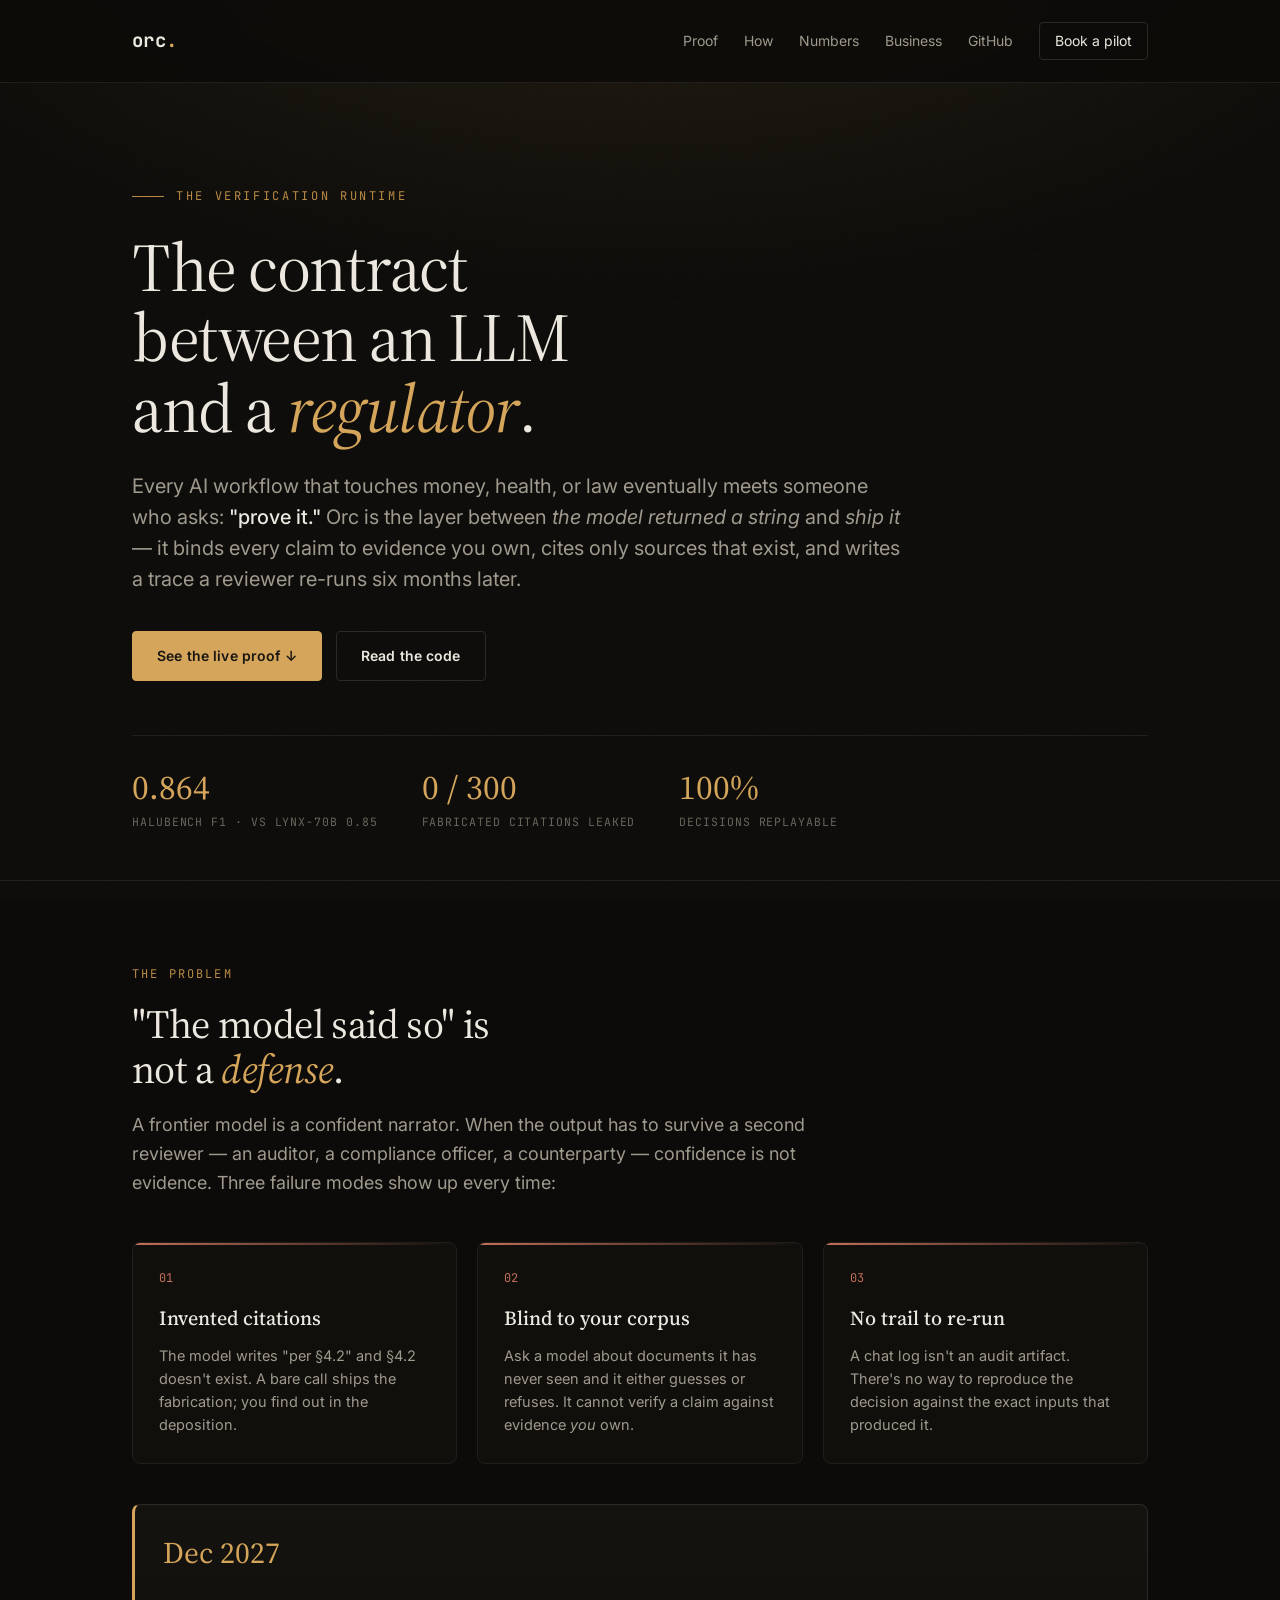
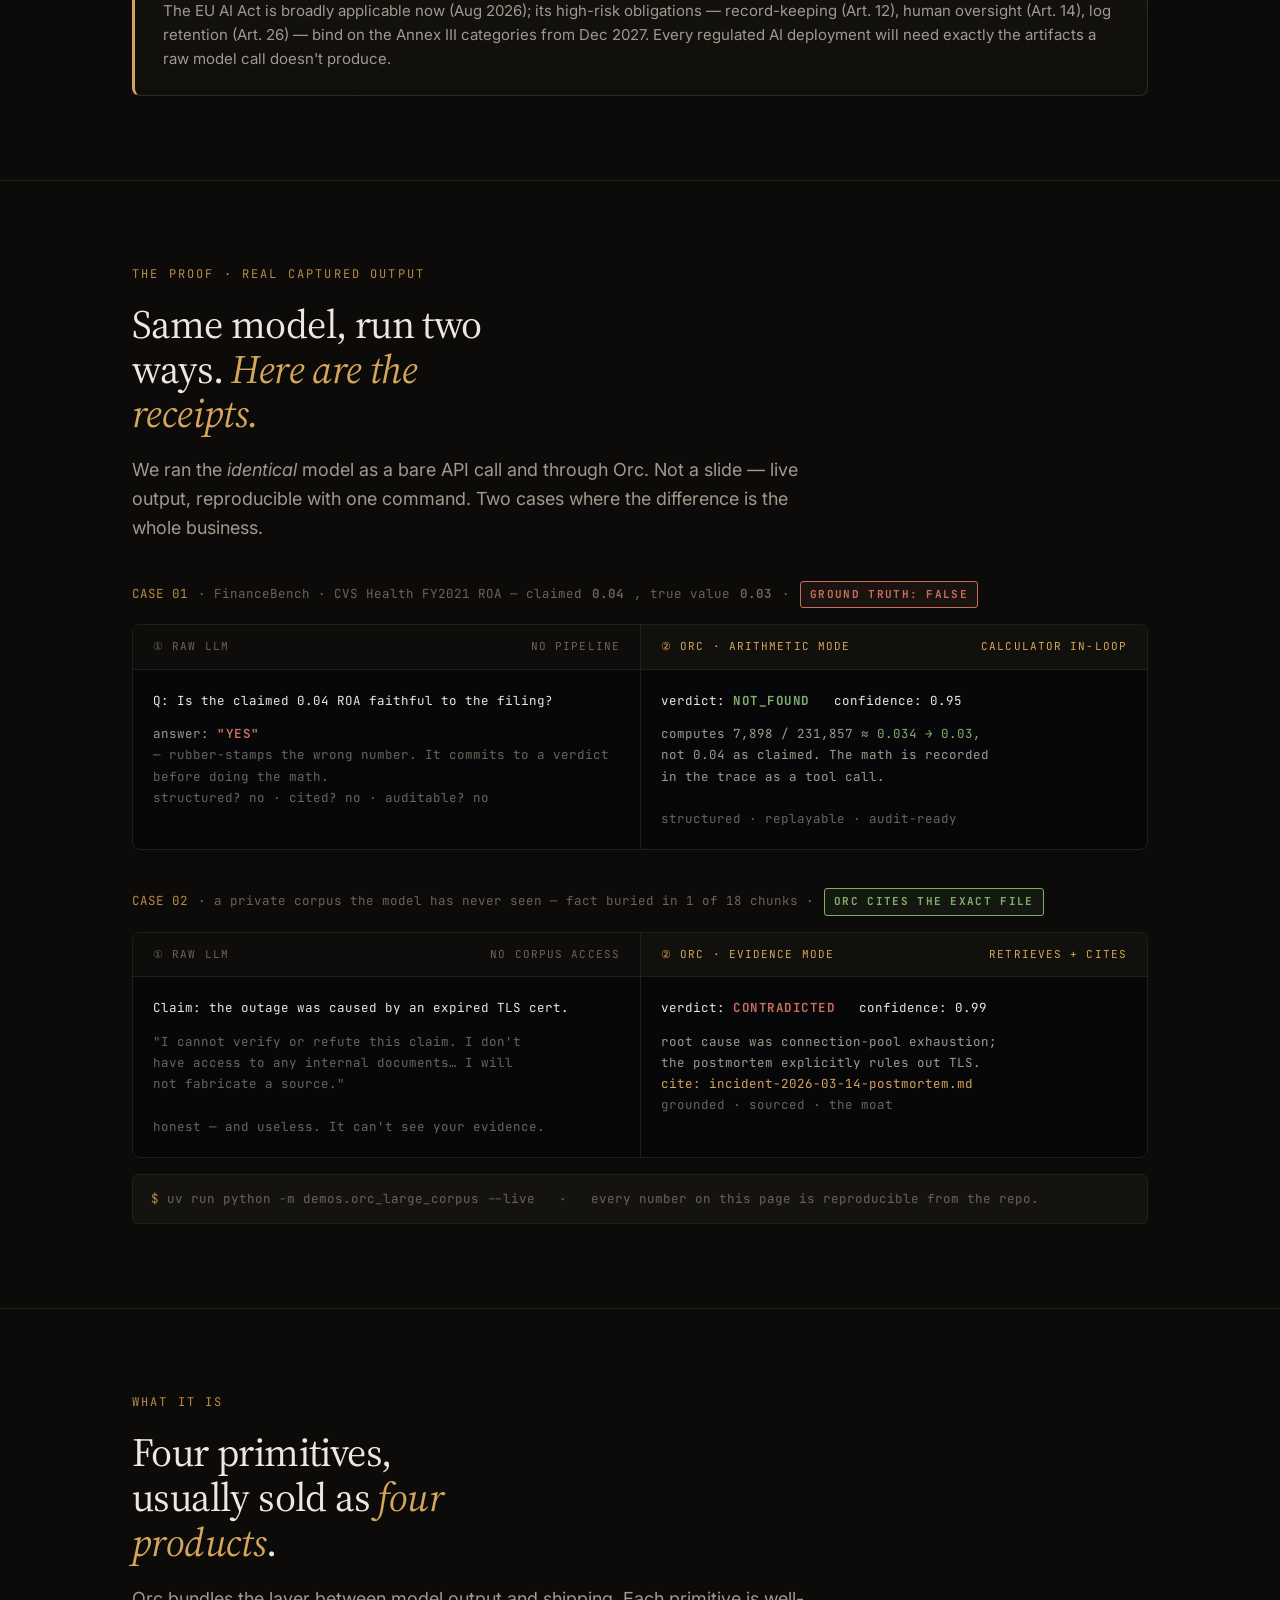
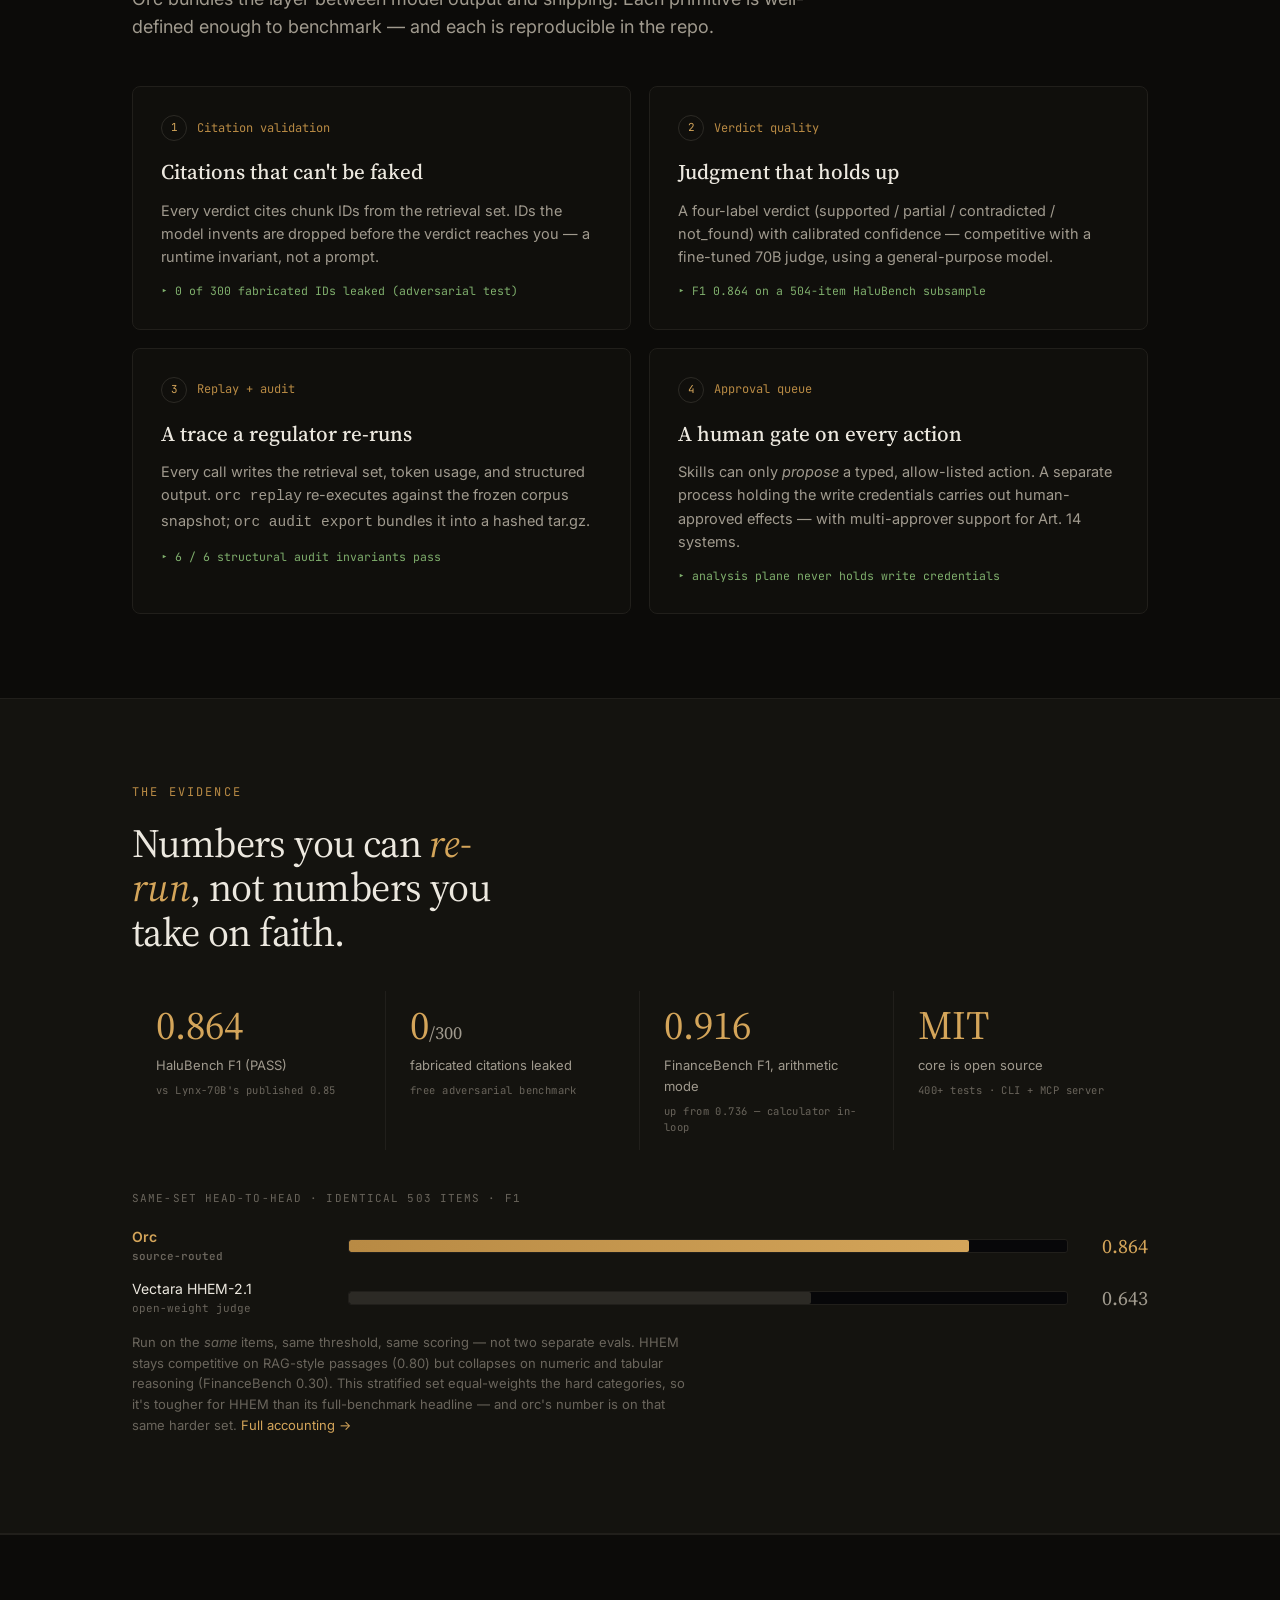
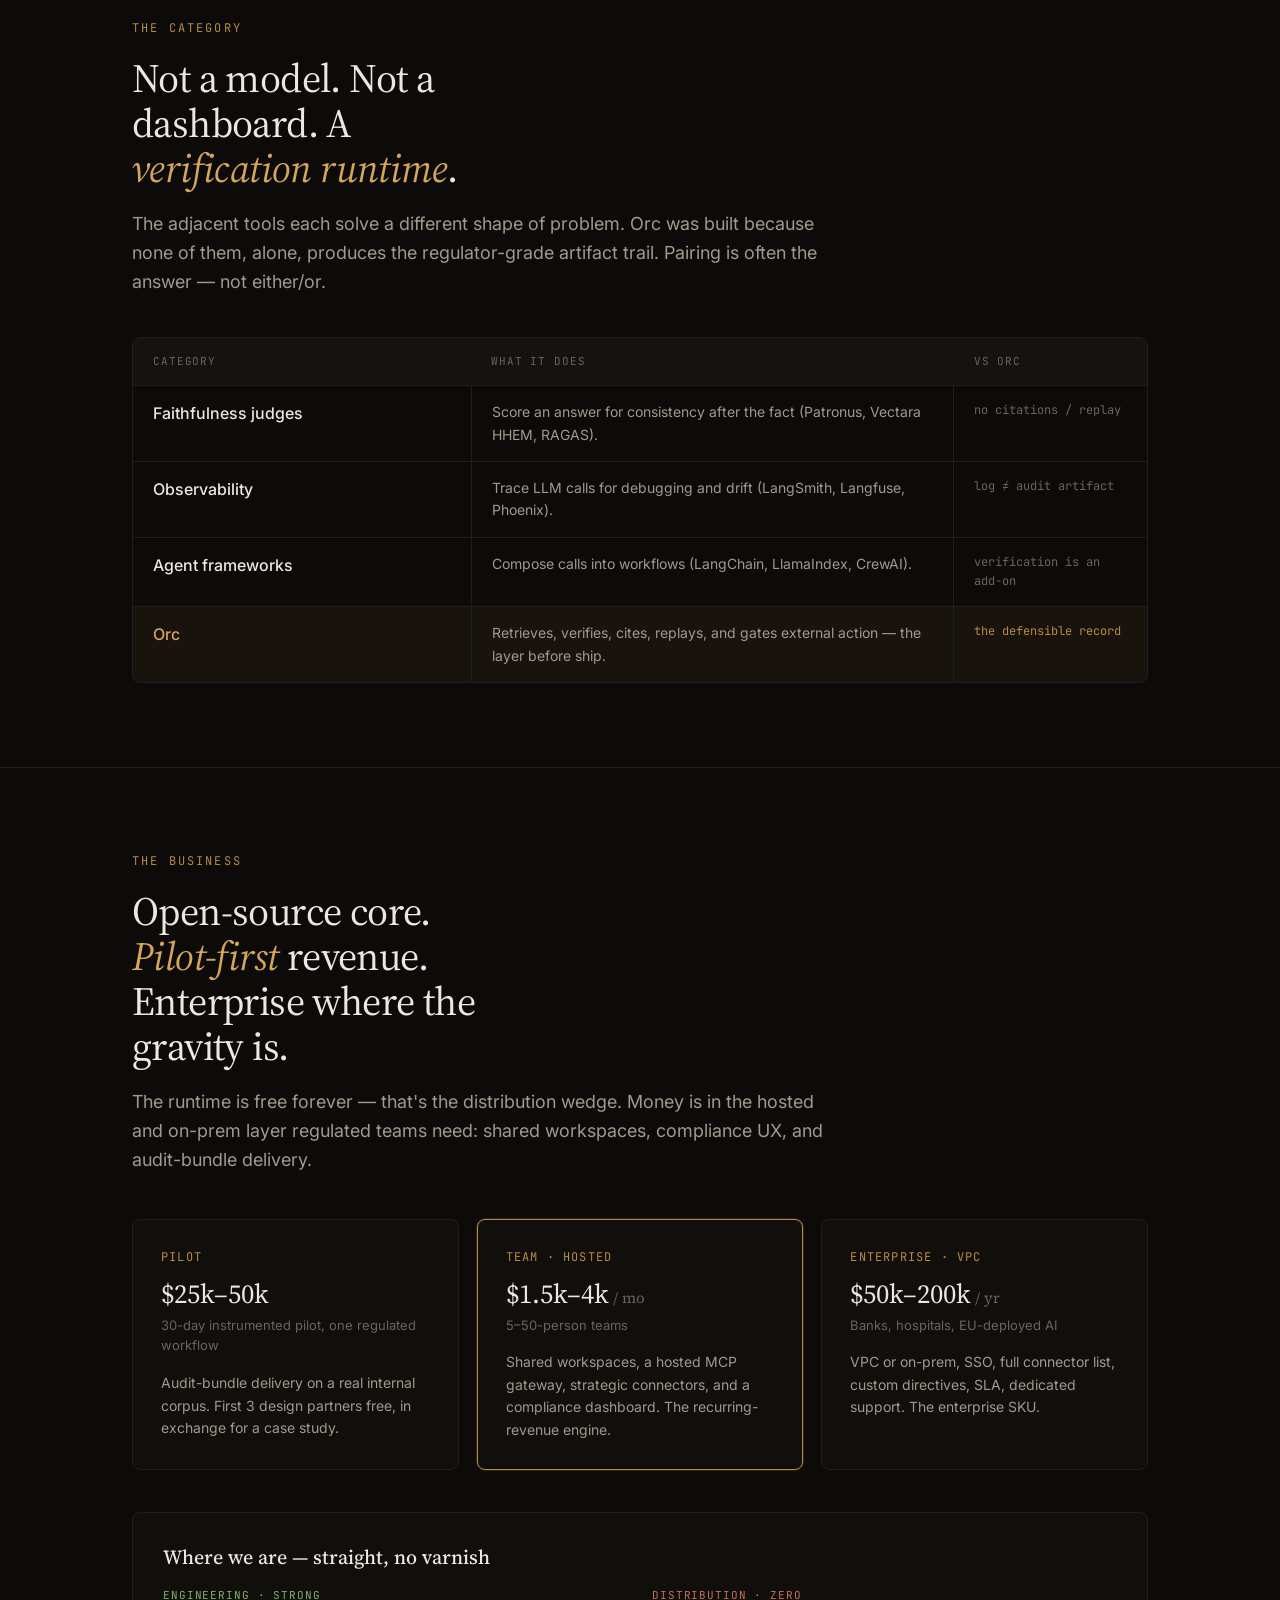
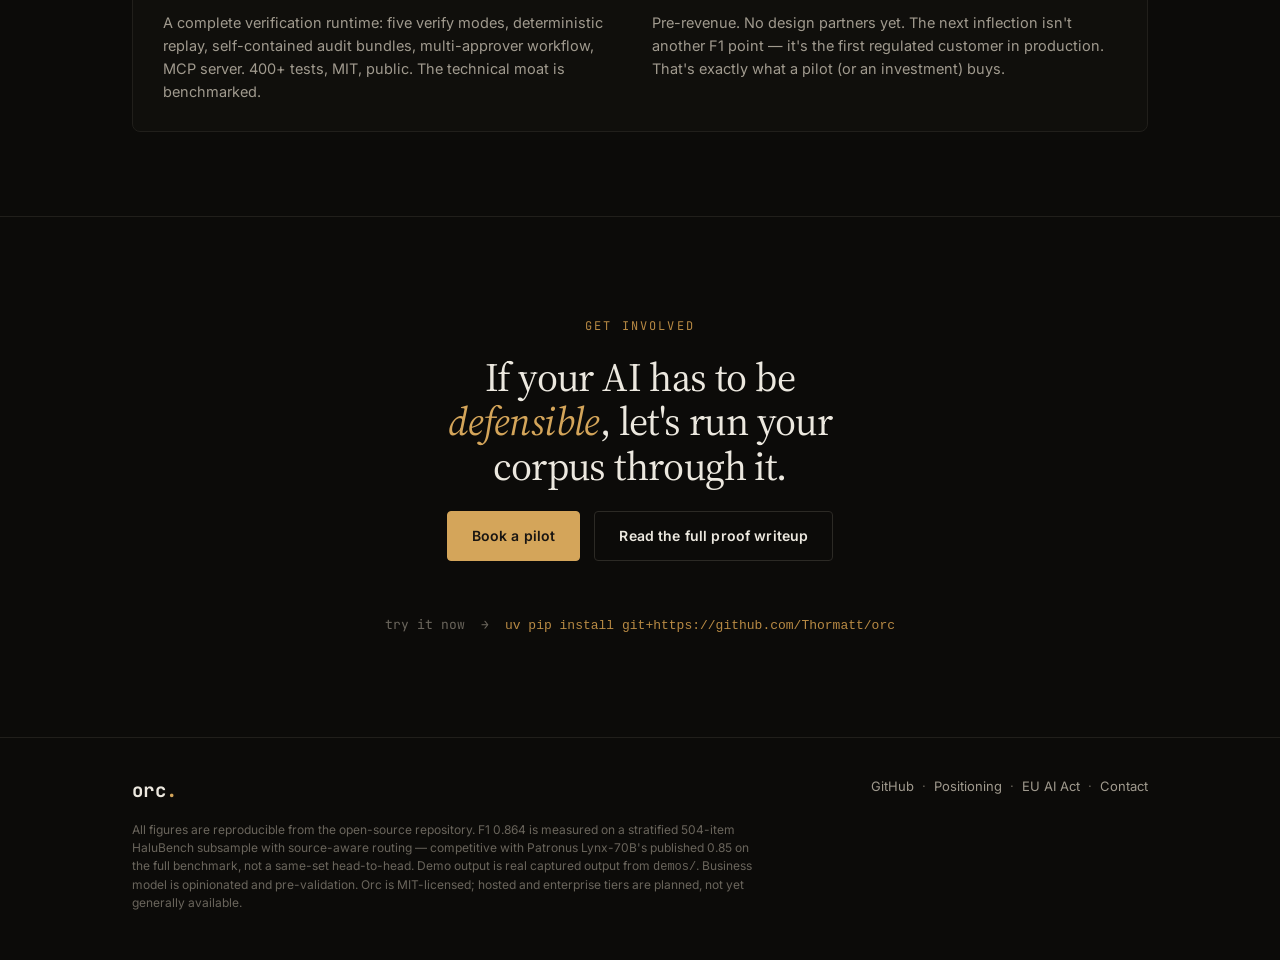
<file: site/invest.html>
<!doctype html>
<html lang="en">
<head>
<meta charset="utf-8" />
<meta name="viewport" content="width=device-width, initial-scale=1" />
<title>Orc — the verification runtime for defensible AI</title>
<meta name="description" content="Orc is the layer between 'the model returned a string' and 'ship it.' Evidence-bound verdicts, citations validated at runtime, deterministic replay, and audit bundles a regulator can re-run. See the live proof." />
<meta property="og:title" content="Orc — the verification runtime for defensible AI" />
<meta property="og:description" content="The contract between an LLM and a regulator. See the live raw-LLM-vs-orc proof." />
<meta property="og:type" content="website" />
<link rel="preconnect" href="https://fonts.googleapis.com">
<link rel="preconnect" href="https://fonts.gstatic.com" crossorigin>
<link href="https://fonts.googleapis.com/css2?family=Source+Serif+4:ital,opsz,wght@0,8..60,300..700;1,8..60,300..600&family=Inter:wght@400;500;600&family=JetBrains+Mono:wght@400;500;700&display=swap" rel="stylesheet">
<style>
  :root{
    --bg:#0c0b09; --bg-elev:#14130f; --bg-code:#070709; --bg-card:#100f0c;
    --border:#211f1b; --border-strong:#2c2a25;
    --text:#ece8df; --text-mute:#a09a8e; --text-dim:#6a655c;
    --accent:#d4a55a; --accent-soft:#b88a44; --accent-glow:rgba(212,165,90,.16);
    --green:#7faf6d; --red:#c46f5a; --yellow:#c9a04a; --magenta:#b078b0; --blue:#6f97c4;
    --maxw:1080px;
  }
  *,*::before,*::after{box-sizing:border-box}
  html{scroll-behavior:smooth}
  html,body{margin:0;padding:0;background:var(--bg);color:var(--text);
    font-family:'Inter',-apple-system,BlinkMacSystemFont,system-ui,sans-serif;
    font-size:16px;line-height:1.6;-webkit-font-smoothing:antialiased;-moz-osx-font-smoothing:grayscale}
  /* film-grain + vignette atmosphere */
  body::before{content:"";position:fixed;inset:0;pointer-events:none;z-index:1;
    background:radial-gradient(120% 80% at 50% -10%,var(--accent-glow),transparent 55%);
    opacity:.7}
  body::after{content:"";position:fixed;inset:0;pointer-events:none;z-index:1;opacity:.035;
    background-image:url("data:image/svg+xml,%3Csvg xmlns='http://www.w3.org/2000/svg' width='160' height='160'%3E%3Cfilter id='n'%3E%3CfeTurbulence type='fractalNoise' baseFrequency='0.9' numOctaves='2'/%3E%3C/filter%3E%3Crect width='100%25' height='100%25' filter='url(%23n)'/%3E%3C/svg%3E")}
  .container{max-width:var(--maxw);margin:0 auto;padding:0 32px;position:relative;z-index:2}
  a{color:var(--accent);text-decoration:none}
  a:hover{color:var(--text)}
  ::selection{background:var(--accent);color:#1a1612}

  /* Nav */
  nav{padding:22px 0;border-bottom:1px solid var(--border);position:sticky;top:0;
    background:rgba(12,11,9,.86);backdrop-filter:blur(10px);z-index:20}
  .nav-inner{display:flex;align-items:center;justify-content:space-between}
  .logo{font-family:'JetBrains Mono',monospace;font-weight:700;font-size:19px;letter-spacing:.02em;color:var(--text)}
  .logo .dot{color:var(--accent)}
  .nav-right{display:flex;align-items:center;gap:26px}
  .nav-right a{color:var(--text-mute);font-size:14px}
  .nav-right a:hover{color:var(--text)}
  .nav-right .cta{padding:7px 15px;border:1px solid var(--border-strong);border-radius:4px;color:var(--text)}
  .nav-right .cta:hover{border-color:var(--accent);color:var(--accent)}
  @media(max-width:720px){.nav-hide{display:none}}

  /* Buttons */
  .btn{display:inline-block;padding:13px 24px;border-radius:4px;font-size:14px;font-weight:600;
    letter-spacing:.01em;transition:.18s;cursor:pointer}
  .btn-primary{background:var(--accent);color:#1a1612;border:1px solid var(--accent)}
  .btn-primary:hover{background:#e8bd76;transform:translateY(-1px)}
  .btn-secondary{background:transparent;color:var(--text);border:1px solid var(--border-strong)}
  .btn-secondary:hover{border-color:var(--accent);color:var(--accent)}

  /* Hero */
  .hero{padding:104px 0 48px;position:relative}
  .eyebrow{font-family:'JetBrains Mono',monospace;font-size:12px;letter-spacing:.22em;
    text-transform:uppercase;color:var(--accent-soft);margin-bottom:26px;
    display:flex;align-items:center;gap:12px}
  .eyebrow::before{content:"";width:32px;height:1px;background:var(--accent-soft)}
  h1{font-family:'Source Serif 4',Georgia,serif;font-weight:400;font-size:clamp(40px,6.4vw,68px);
    line-height:1.04;letter-spacing:-.022em;margin:0 0 26px;color:var(--text);max-width:16ch}
  h1 em{font-style:italic;color:var(--accent)}
  .lede{font-size:20px;line-height:1.55;color:var(--text-mute);max-width:60ch;margin:0 0 36px}
  .lede strong{color:var(--text);font-weight:500}
  .hero-cta{display:flex;gap:14px;flex-wrap:wrap;margin-bottom:54px}
  .hero-stats{display:flex;gap:44px;flex-wrap:wrap;padding-top:34px;border-top:1px solid var(--border)}
  .hstat .n{font-family:'Source Serif 4',serif;font-size:34px;color:var(--accent);line-height:1}
  .hstat .l{font-family:'JetBrains Mono',monospace;font-size:11.5px;letter-spacing:.08em;
    text-transform:uppercase;color:var(--text-dim);margin-top:9px}

  /* Section scaffolding */
  section{padding:84px 0;border-top:1px solid var(--border)}
  .kicker{font-family:'JetBrains Mono',monospace;font-size:12px;letter-spacing:.18em;
    text-transform:uppercase;color:var(--accent-soft);margin-bottom:18px}
  h2{font-family:'Source Serif 4',serif;font-weight:400;font-size:clamp(28px,4vw,40px);
    line-height:1.12;letter-spacing:-.015em;margin:0 0 20px;max-width:20ch}
  h2 em{font-style:italic;color:var(--accent)}
  .section-lede{font-size:18px;color:var(--text-mute);max-width:64ch;margin:0 0 8px}

  /* Problem trio */
  .trio{display:grid;grid-template-columns:repeat(3,1fr);gap:20px;margin-top:44px}
  .fail{background:var(--bg-card);border:1px solid var(--border);border-radius:8px;padding:26px;
    position:relative;overflow:hidden}
  .fail::before{content:"";position:absolute;top:0;left:0;width:100%;height:2px;
    background:linear-gradient(90deg,var(--red),transparent)}
  .fail .ix{font-family:'JetBrains Mono',monospace;font-size:12px;color:var(--red);margin-bottom:14px}
  .fail h3{font-family:'Source Serif 4',serif;font-weight:500;font-size:20px;margin:0 0 10px;color:var(--text)}
  .fail p{font-size:14.5px;color:var(--text-mute);margin:0}
  .clock{margin-top:40px;background:linear-gradient(180deg,var(--bg-elev),var(--bg-card));
    border:1px solid var(--border-strong);border-left:3px solid var(--accent);border-radius:8px;
    padding:24px 28px;display:flex;gap:22px;align-items:center;flex-wrap:wrap}
  .clock .big{font-family:'Source Serif 4',serif;font-size:30px;color:var(--accent);white-space:nowrap}
  .clock p{margin:0;font-size:15px;color:var(--text-mute)}

  /* PROOF — receipts */
  .receipt-meta{font-family:'JetBrains Mono',monospace;font-size:12.5px;color:var(--text-dim);
    margin:38px 0 16px;display:flex;gap:10px;align-items:baseline;flex-wrap:wrap}
  .receipt-meta .id{color:var(--accent-soft)}
  .verdict-stamp{display:inline-block;font-family:'JetBrains Mono',monospace;font-weight:700;
    font-size:11px;letter-spacing:.12em;padding:4px 9px;border-radius:3px;border:1.5px solid;text-transform:uppercase}
  .vs-fail{color:var(--red);border-color:var(--red);background:rgba(196,111,90,.08)}
  .vs-ok{color:var(--green);border-color:var(--green);background:rgba(127,175,109,.08)}
  .split{display:grid;grid-template-columns:1fr 1fr;gap:0;border:1px solid var(--border);
    border-radius:8px;overflow:hidden;background:var(--bg-code)}
  .col{padding:0}
  .col-head{font-family:'JetBrains Mono',monospace;font-size:11px;letter-spacing:.1em;text-transform:uppercase;
    padding:13px 20px;border-bottom:1px solid var(--border);display:flex;justify-content:space-between;align-items:center}
  .col.raw .col-head{color:var(--text-dim);background:#0e0d0b}
  .col.orc .col-head{color:var(--accent);background:rgba(212,165,90,.05)}
  .col.orc{border-left:1px solid var(--border)}
  .col-body{padding:20px;font-family:'JetBrains Mono',monospace;font-size:12.5px;line-height:1.7;color:var(--text-mute)}
  .col-body .q{color:var(--text);display:block;margin-bottom:12px}
  .col-body .said{color:var(--text-mute);display:block}
  .col-body .k{color:var(--text-dim)}
  .col-body .ok{color:var(--green)}
  .col-body .bad{color:var(--red)}
  .col-body .cite{color:var(--accent);word-break:break-all}
  .col-body .muted{color:var(--text-dim);font-style:normal}
  .verdict-line{font-weight:700;letter-spacing:.04em}
  .proof-foot{font-family:'JetBrains Mono',monospace;font-size:12.5px;color:var(--text-dim);
    margin-top:16px;padding:14px 18px;background:var(--bg-elev);border:1px solid var(--border);border-radius:6px}
  .proof-foot .prompt{color:var(--accent-soft)}
  @media(max-width:760px){.split{grid-template-columns:1fr}.col.orc{border-left:none;border-top:1px solid var(--border)}}

  /* Primitives */
  .prims{display:grid;grid-template-columns:1fr 1fr;gap:18px;margin-top:44px}
  .prim{background:var(--bg-card);border:1px solid var(--border);border-radius:8px;padding:28px;transition:.2s}
  .prim:hover{border-color:var(--border-strong);transform:translateY(-2px)}
  .prim .pn{font-family:'JetBrains Mono',monospace;font-size:12px;color:var(--accent-soft);margin-bottom:14px;
    display:flex;align-items:center;gap:10px}
  .prim .pn .num{width:26px;height:26px;border:1px solid var(--border-strong);border-radius:50%;
    display:grid;place-items:center;color:var(--accent);font-size:11px}
  .prim h3{font-family:'Source Serif 4',serif;font-weight:500;font-size:21px;margin:0 0 10px;color:var(--text)}
  .prim p{font-size:14.5px;color:var(--text-mute);margin:0}
  .prim .measure{margin-top:14px;font-family:'JetBrains Mono',monospace;font-size:11.5px;color:var(--green)}

  /* Numbers band */
  .numbers{background:var(--bg-elev);border-top:1px solid var(--border);border-bottom:1px solid var(--border)}
  .num-grid{display:grid;grid-template-columns:repeat(4,1fr);gap:0}
  .num-cell{padding:14px 24px;border-right:1px solid var(--border)}
  .num-cell:last-child{border-right:none}
  .num-cell .n{font-family:'Source Serif 4',serif;font-size:40px;color:var(--accent);line-height:1}
  .num-cell .n small{font-size:18px;color:var(--text-mute)}
  .num-cell .l{font-size:13px;color:var(--text-mute);margin-top:10px}
  .num-cell .s{font-family:'JetBrains Mono',monospace;font-size:10.5px;color:var(--text-dim);margin-top:6px;letter-spacing:.04em}
  @media(max-width:760px){.trio,.prims,.num-grid{grid-template-columns:1fr}
    .num-cell{border-right:none;border-bottom:1px solid var(--border)}}
  /* same-set head-to-head bars */
  .h2h{margin-top:40px}
  .h2h .cap{font-family:'JetBrains Mono',monospace;font-size:11px;letter-spacing:.1em;text-transform:uppercase;color:var(--text-dim);margin-bottom:18px}
  .h2h-row{display:grid;grid-template-columns:200px 1fr 64px;align-items:center;gap:16px;margin-bottom:12px}
  .h2h-row .who{font-size:14px}
  .h2h-row .who.us{color:var(--accent);font-weight:600}
  .h2h-row .who small{color:var(--text-dim);font-size:11px;display:block;font-family:'JetBrains Mono',monospace}
  .h2h-bar{height:14px;background:var(--bg-code);border:1px solid var(--border);border-radius:3px;overflow:hidden}
  .h2h-bar i{display:block;height:100%;border-radius:2px}
  .h2h-bar i.us{background:linear-gradient(90deg,var(--accent-soft),var(--accent))}
  .h2h-bar i.them{background:var(--border-strong)}
  .h2h-row .v{font-family:'Source Serif 4',serif;font-size:20px;text-align:right}
  .h2h-row .v.us{color:var(--accent)}.h2h-row .v.them{color:var(--text-mute)}
  .h2h .note{font-size:13px;color:var(--text-dim);margin-top:14px;max-width:70ch}
  @media(max-width:760px){.h2h-row{grid-template-columns:1fr 52px;grid-template-areas:'who v' 'bar bar'}
    .h2h-row .who{grid-area:who}.h2h-row .v{grid-area:v}.h2h-bar{grid-area:bar}}

  /* Category table */
  .cat{margin-top:40px;border:1px solid var(--border);border-radius:8px;overflow:hidden}
  .cat-row{display:grid;grid-template-columns:1.4fr 2fr .8fr;gap:0;border-bottom:1px solid var(--border)}
  .cat-row:last-child{border-bottom:none}
  .cat-row.head{background:var(--bg-elev);font-family:'JetBrains Mono',monospace;font-size:11px;
    letter-spacing:.08em;text-transform:uppercase;color:var(--text-dim)}
  .cat-row>div{padding:15px 20px}
  .cat-row .who{color:var(--text);font-weight:500}
  .cat-row .what{color:var(--text-mute);font-size:14px;border-left:1px solid var(--border);border-right:1px solid var(--border)}
  .cat-row .pick{font-family:'JetBrains Mono',monospace;font-size:12px;color:var(--text-dim)}
  .cat-row.us{background:rgba(212,165,90,.06)}
  .cat-row.us .who{color:var(--accent)}
  .cat-row.us .pick{color:var(--accent-soft)}
  @media(max-width:760px){.cat-row{grid-template-columns:1fr}.cat-row .what{border:none;border-top:1px solid var(--border);border-bottom:1px solid var(--border)}.cat-row.head{display:none}}

  /* Business tiers */
  .tiers{display:grid;grid-template-columns:repeat(3,1fr);gap:18px;margin-top:44px}
  .tier{background:var(--bg-card);border:1px solid var(--border);border-radius:8px;padding:28px;display:flex;flex-direction:column}
  .tier.feature{border-color:var(--accent-soft);box-shadow:0 0 0 1px rgba(212,165,90,.15)}
  .tier .tn{font-family:'JetBrains Mono',monospace;font-size:12px;letter-spacing:.1em;text-transform:uppercase;color:var(--accent-soft);margin-bottom:12px}
  .tier .price{font-family:'Source Serif 4',serif;font-size:27px;color:var(--text);margin-bottom:6px;line-height:1.1}
  .tier .who{font-size:13px;color:var(--text-dim);margin-bottom:16px}
  .tier p{font-size:14px;color:var(--text-mute);margin:0}
  .where{margin-top:42px;background:var(--bg-card);border:1px solid var(--border);border-radius:8px;padding:28px 30px}
  .where h3{font-family:'Source Serif 4',serif;font-weight:500;font-size:20px;margin:0 0 14px;color:var(--text)}
  .where-grid{display:grid;grid-template-columns:1fr 1fr;gap:24px}
  .where .lab{font-family:'JetBrains Mono',monospace;font-size:11px;letter-spacing:.08em;text-transform:uppercase;margin-bottom:6px}
  .where .strong{color:var(--green)}.where .gap{color:var(--red)}
  .where p{font-size:14.5px;color:var(--text-mute);margin:0}
  @media(max-width:760px){.tiers,.where-grid{grid-template-columns:1fr}}

  /* CTA */
  .cta-band{text-align:center;padding:100px 0}
  .cta-band h2{margin:0 auto 22px;max-width:22ch}
  .cta-band .hero-cta{justify-content:center}
  .repro{font-family:'JetBrains Mono',monospace;font-size:13px;color:var(--text-dim);margin-top:28px}
  .repro code{color:var(--accent-soft)}

  footer{border-top:1px solid var(--border);padding:38px 0;color:var(--text-dim);font-size:13px}
  .foot-inner{display:flex;justify-content:space-between;flex-wrap:wrap;gap:16px}
  .foot-inner a{color:var(--text-mute)}
  .disclaimer{font-size:12px;color:var(--text-dim);margin-top:14px;max-width:78ch;line-height:1.5}

  /* reveal animation */
  .reveal{opacity:0;transform:translateY(18px);transition:opacity .7s cubic-bezier(.2,.7,.2,1),transform .7s cubic-bezier(.2,.7,.2,1)}
  .reveal.in{opacity:1;transform:none}
  @media(prefers-reduced-motion:reduce){.reveal{opacity:1;transform:none;transition:none}}
</style>
<noscript><style>.reveal{opacity:1;transform:none}</style></noscript>
</head>
<body>

<nav>
  <div class="container nav-inner">
    <a href="#top" class="logo">orc<span class="dot">.</span></a>
    <div class="nav-right">
      <a href="#proof" class="nav-hide">Proof</a>
      <a href="#how" class="nav-hide">How</a>
      <a href="#numbers" class="nav-hide">Numbers</a>
      <a href="#business" class="nav-hide">Business</a>
      <a href="https://github.com/Thormatt/orc" class="nav-hide">GitHub</a>
      <a href="#contact" class="cta">Book a pilot</a>
    </div>
  </div>
</nav>

<header class="hero" id="top">
  <div class="container">
    <div class="eyebrow reveal">The verification runtime</div>
    <h1 class="reveal">The contract between an LLM and a <em>regulator</em>.</h1>
    <p class="lede reveal">Every AI workflow that touches money, health, or law eventually meets someone who asks: <strong>"prove it."</strong> Orc is the layer between <em>the model returned a string</em> and <em>ship it</em> — it binds every claim to evidence you own, cites only sources that exist, and writes a trace a reviewer re-runs six months later.</p>
    <div class="hero-cta reveal">
      <a href="#proof" class="btn btn-primary">See the live proof ↓</a>
      <a href="https://github.com/Thormatt/orc" class="btn btn-secondary">Read the code</a>
    </div>
    <div class="hero-stats reveal">
      <div class="hstat"><div class="n">0.864</div><div class="l">HaluBench F1 · vs Lynx-70B 0.85</div></div>
      <div class="hstat"><div class="n">0 / 300</div><div class="l">fabricated citations leaked</div></div>
      <div class="hstat"><div class="n">100%</div><div class="l">decisions replayable</div></div>
    </div>
  </div>
</header>

<!-- PROBLEM -->
<section id="problem">
  <div class="container">
    <div class="kicker reveal">The problem</div>
    <h2 class="reveal">"The model said so" is not a <em>defense</em>.</h2>
    <p class="section-lede reveal">A frontier model is a confident narrator. When the output has to survive a second reviewer — an auditor, a compliance officer, a counterparty — confidence is not evidence. Three failure modes show up every time:</p>
    <div class="trio">
      <div class="fail reveal">
        <div class="ix">01</div>
        <h3>Invented citations</h3>
        <p>The model writes "per §4.2" and §4.2 doesn't exist. A bare call ships the fabrication; you find out in the deposition.</p>
      </div>
      <div class="fail reveal">
        <div class="ix">02</div>
        <h3>Blind to your corpus</h3>
        <p>Ask a model about documents it has never seen and it either guesses or refuses. It cannot verify a claim against evidence <em>you</em> own.</p>
      </div>
      <div class="fail reveal">
        <div class="ix">03</div>
        <h3>No trail to re-run</h3>
        <p>A chat log isn't an audit artifact. There's no way to reproduce the decision against the exact inputs that produced it.</p>
      </div>
    </div>
    <div class="clock reveal">
      <div class="big">Dec 2027</div>
      <p>The EU AI Act is broadly applicable now (Aug 2026); its high-risk obligations — record-keeping (Art. 12), human oversight (Art. 14), log retention (Art. 26) — bind on the Annex III categories from Dec 2027. Every regulated AI deployment will need exactly the artifacts a raw model call doesn't produce.</p>
    </div>
  </div>
</section>

<!-- PROOF -->
<section id="proof">
  <div class="container">
    <div class="kicker reveal">The proof · real captured output</div>
    <h2 class="reveal">Same model, run two ways. <em>Here are the receipts.</em></h2>
    <p class="section-lede reveal">We ran the <em>identical</em> model as a bare API call and through Orc. Not a slide — live output, reproducible with one command. Two cases where the difference is the whole business.</p>

    <!-- Receipt 1 -->
    <div class="receipt-meta reveal"><span class="id">CASE 01</span> · FinanceBench · CVS Health FY2021 ROA — claimed <b>0.04</b>, true value <b>0.03</b> · <span class="verdict-stamp vs-fail">ground truth: false</span></div>
    <div class="split reveal">
      <div class="col raw">
        <div class="col-head"><span>① Raw LLM</span><span>no pipeline</span></div>
        <div class="col-body">
          <span class="q">Q: Is the claimed 0.04 ROA faithful to the filing?</span>
          <span class="said">answer: <span class="bad verdict-line">"YES"</span></span>
          <span class="muted">— rubber-stamps the wrong number. It</span>
          <span class="muted">commits to a verdict before doing the math.</span>
          <br><span class="k">structured? no · cited? no · auditable? no</span>
        </div>
      </div>
      <div class="col orc">
        <div class="col-head"><span>② Orc · arithmetic mode</span><span>calculator in-loop</span></div>
        <div class="col-body">
          <span class="q">verdict: <span class="ok verdict-line">NOT_FOUND</span> &nbsp; confidence: 0.95</span>
          <span class="said">computes 7,898 / 231,857 ≈ <span class="ok">0.034 → 0.03</span>,</span>
          <span class="said">not 0.04 as claimed. The math is recorded</span>
          <span class="said">in the trace as a tool call.</span>
          <br><span class="k">structured · replayable · audit-ready</span>
        </div>
      </div>
    </div>

    <!-- Receipt 2 -->
    <div class="receipt-meta reveal"><span class="id">CASE 02</span> · a private corpus the model has never seen — fact buried in 1 of 18 chunks · <span class="verdict-stamp vs-ok">orc cites the exact file</span></div>
    <div class="split reveal">
      <div class="col raw">
        <div class="col-head"><span>① Raw LLM</span><span>no corpus access</span></div>
        <div class="col-body">
          <span class="q">Claim: the outage was caused by an expired TLS cert.</span>
          <span class="said muted">"I cannot verify or refute this claim. I don't</span>
          <span class="said muted">have access to any internal documents… I will</span>
          <span class="said muted">not fabricate a source."</span>
          <br><span class="k">honest — and useless. It can't see your evidence.</span>
        </div>
      </div>
      <div class="col orc">
        <div class="col-head"><span>② Orc · evidence mode</span><span>retrieves + cites</span></div>
        <div class="col-body">
          <span class="q">verdict: <span class="bad verdict-line">CONTRADICTED</span> &nbsp; confidence: 0.99</span>
          <span class="said">root cause was connection-pool exhaustion;</span>
          <span class="said">the postmortem explicitly rules out TLS.</span>
          <span class="cite">cite: incident-2026-03-14-postmortem.md</span>
          <br><span class="k">grounded · sourced · the moat</span>
        </div>
      </div>
    </div>

    <div class="proof-foot reveal"><span class="prompt">$</span> uv run python -m demos.orc_large_corpus --live &nbsp;&nbsp;·&nbsp;&nbsp; every number on this page is reproducible from the repo.</div>
  </div>
</section>

<!-- HOW / PRIMITIVES -->
<section id="how">
  <div class="container">
    <div class="kicker reveal">What it is</div>
    <h2 class="reveal">Four primitives, usually sold as <em>four products</em>.</h2>
    <p class="section-lede reveal">Orc bundles the layer between model output and shipping. Each primitive is well-defined enough to benchmark — and each is reproducible in the repo.</p>
    <div class="prims">
      <div class="prim reveal">
        <div class="pn"><span class="num">1</span> Citation validation</div>
        <h3>Citations that can't be faked</h3>
        <p>Every verdict cites chunk IDs from the retrieval set. IDs the model invents are dropped before the verdict reaches you — a runtime invariant, not a prompt.</p>
        <div class="measure">▸ 0 of 300 fabricated IDs leaked (adversarial test)</div>
      </div>
      <div class="prim reveal">
        <div class="pn"><span class="num">2</span> Verdict quality</div>
        <h3>Judgment that holds up</h3>
        <p>A four-label verdict (supported / partial / contradicted / not_found) with calibrated confidence — competitive with a fine-tuned 70B judge, using a general-purpose model.</p>
        <div class="measure">▸ F1 0.864 on a 504-item HaluBench subsample</div>
      </div>
      <div class="prim reveal">
        <div class="pn"><span class="num">3</span> Replay + audit</div>
        <h3>A trace a regulator re-runs</h3>
        <p>Every call writes the retrieval set, token usage, and structured output. <code>orc replay</code> re-executes against the frozen corpus snapshot; <code>orc audit export</code> bundles it into a hashed tar.gz.</p>
        <div class="measure">▸ 6 / 6 structural audit invariants pass</div>
      </div>
      <div class="prim reveal">
        <div class="pn"><span class="num">4</span> Approval queue</div>
        <h3>A human gate on every action</h3>
        <p>Skills can only <em>propose</em> a typed, allow-listed action. A separate process holding the write credentials carries out human-approved effects — with multi-approver support for Art. 14 systems.</p>
        <div class="measure">▸ analysis plane never holds write credentials</div>
      </div>
    </div>
  </div>
</section>

<!-- NUMBERS -->
<section id="numbers" class="numbers">
  <div class="container">
    <div class="kicker reveal">The evidence</div>
    <h2 class="reveal">Numbers you can <em>re-run</em>, not numbers you take on faith.</h2>
    <div class="num-grid" style="margin-top:36px">
      <div class="num-cell reveal"><div class="n">0.864</div><div class="l">HaluBench F1 (PASS)</div><div class="s">vs Lynx-70B's published 0.85</div></div>
      <div class="num-cell reveal"><div class="n">0<small>/300</small></div><div class="l">fabricated citations leaked</div><div class="s">free adversarial benchmark</div></div>
      <div class="num-cell reveal"><div class="n">0.916</div><div class="l">FinanceBench F1, arithmetic mode</div><div class="s">up from 0.736 — calculator in-loop</div></div>
      <div class="num-cell reveal"><div class="n">MIT</div><div class="l">core is open source</div><div class="s">400+ tests · CLI + MCP server</div></div>
    </div>

    <div class="h2h reveal">
      <div class="cap">Same-set head-to-head · identical 503 items · F1</div>
      <div class="h2h-row">
        <div class="who us">Orc <small>source-routed</small></div>
        <div class="h2h-bar"><i class="us" style="width:86.4%"></i></div>
        <div class="v us">0.864</div>
      </div>
      <div class="h2h-row">
        <div class="who">Vectara HHEM-2.1 <small>open-weight judge</small></div>
        <div class="h2h-bar"><i class="them" style="width:64.3%"></i></div>
        <div class="v them">0.643</div>
      </div>
      <p class="note">Run on the <em>same</em> items, same threshold, same scoring — not two separate evals. HHEM stays competitive on RAG-style passages (0.80) but collapses on numeric and tabular reasoning (FinanceBench 0.30). This stratified set equal-weights the hard categories, so it's tougher for HHEM than its full-benchmark headline — and orc's number is on that same harder set. <a href="https://github.com/Thormatt/orc/blob/main/docs/benchmarks/results-2026-06-15-hhem-head-to-head.md">Full accounting →</a></p>
    </div>
  </div>
</section>

<!-- CATEGORY -->
<section id="category">
  <div class="container">
    <div class="kicker reveal">The category</div>
    <h2 class="reveal">Not a model. Not a dashboard. A <em>verification runtime</em>.</h2>
    <p class="section-lede reveal">The adjacent tools each solve a different shape of problem. Orc was built because none of them, alone, produces the regulator-grade artifact trail. Pairing is often the answer — not either/or.</p>
    <div class="cat">
      <div class="cat-row head"><div>Category</div><div>What it does</div><div>vs Orc</div></div>
      <div class="cat-row"><div class="who">Faithfulness judges</div><div class="what">Score an answer for consistency after the fact (Patronus, Vectara HHEM, RAGAS).</div><div class="pick">no citations / replay</div></div>
      <div class="cat-row"><div class="who">Observability</div><div class="what">Trace LLM calls for debugging and drift (LangSmith, Langfuse, Phoenix).</div><div class="pick">log ≠ audit artifact</div></div>
      <div class="cat-row"><div class="who">Agent frameworks</div><div class="what">Compose calls into workflows (LangChain, LlamaIndex, CrewAI).</div><div class="pick">verification is an add-on</div></div>
      <div class="cat-row us"><div class="who">Orc</div><div class="what">Retrieves, verifies, cites, replays, and gates external action — the layer before ship.</div><div class="pick">the defensible record</div></div>
    </div>
  </div>
</section>

<!-- BUSINESS -->
<section id="business">
  <div class="container">
    <div class="kicker reveal">The business</div>
    <h2 class="reveal">Open-source core. <em>Pilot-first</em> revenue. Enterprise where the gravity is.</h2>
    <p class="section-lede reveal">The runtime is free forever — that's the distribution wedge. Money is in the hosted and on-prem layer regulated teams need: shared workspaces, compliance UX, and audit-bundle delivery.</p>
    <div class="tiers">
      <div class="tier reveal">
        <div class="tn">Pilot</div>
        <div class="price">$25k–50k</div>
        <div class="who">30-day instrumented pilot, one regulated workflow</div>
        <p>Audit-bundle delivery on a real internal corpus. First 3 design partners free, in exchange for a case study.</p>
      </div>
      <div class="tier feature reveal">
        <div class="tn">Team · hosted</div>
        <div class="price">$1.5k–4k<span style="font-size:15px;color:var(--text-dim)"> / mo</span></div>
        <div class="who">5–50-person teams</div>
        <p>Shared workspaces, a hosted MCP gateway, strategic connectors, and a compliance dashboard. The recurring-revenue engine.</p>
      </div>
      <div class="tier reveal">
        <div class="tn">Enterprise · VPC</div>
        <div class="price">$50k–200k<span style="font-size:15px;color:var(--text-dim)"> / yr</span></div>
        <div class="who">Banks, hospitals, EU-deployed AI</div>
        <p>VPC or on-prem, SSO, full connector list, custom directives, SLA, dedicated support. The enterprise SKU.</p>
      </div>
    </div>
    <div class="where reveal">
      <h3>Where we are — straight, no varnish</h3>
      <div class="where-grid">
        <div>
          <div class="lab strong">Engineering · strong</div>
          <p>A complete verification runtime: five verify modes, deterministic replay, self-contained audit bundles, multi-approver workflow, MCP server. 400+ tests, MIT, public. The technical moat is benchmarked.</p>
        </div>
        <div>
          <div class="lab gap">Distribution · zero</div>
          <p>Pre-revenue. No design partners yet. The next inflection isn't another F1 point — it's the first regulated customer in production. That's exactly what a pilot (or an investment) buys.</p>
        </div>
      </div>
    </div>
  </div>
</section>

<!-- CTA -->
<section class="cta-band" id="contact">
  <div class="container">
    <div class="kicker reveal" style="text-align:center">Get involved</div>
    <h2 class="reveal" style="margin-left:auto;margin-right:auto">If your AI has to be <em>defensible</em>, let's run your corpus through it.</h2>
    <div class="hero-cta reveal">
      <a href="mailto:thormatt@gmail.com?subject=Orc%20pilot" class="btn btn-primary">Book a pilot</a>
      <a href="https://github.com/Thormatt/orc/blob/main/docs/demos/defensible-verification.md" class="btn btn-secondary">Read the full proof writeup</a>
    </div>
    <div class="repro reveal">try it now &nbsp;→&nbsp; <code>uv pip install git+https://github.com/Thormatt/orc</code></div>
  </div>
</section>

<footer>
  <div class="container">
    <div class="foot-inner">
      <div class="logo">orc<span class="dot">.</span></div>
      <div>
        <a href="https://github.com/Thormatt/orc">GitHub</a> &nbsp;·&nbsp;
        <a href="https://github.com/Thormatt/orc/blob/main/docs/positioning/competitive.md">Positioning</a> &nbsp;·&nbsp;
        <a href="https://github.com/Thormatt/orc/blob/main/docs/compliance/eu-ai-act.md">EU AI Act</a> &nbsp;·&nbsp;
        <a href="mailto:thormatt@gmail.com">Contact</a>
      </div>
    </div>
    <p class="disclaimer">All figures are reproducible from the open-source repository. F1 0.864 is measured on a stratified 504-item HaluBench subsample with source-aware routing — competitive with Patronus Lynx-70B's published 0.85 on the full benchmark, not a same-set head-to-head. Demo output is real captured output from <code>demos/</code>. Business model is opinionated and pre-validation. Orc is MIT-licensed; hosted and enterprise tiers are planned, not yet generally available.</p>
  </div>
</footer>

<script>
  const io = new IntersectionObserver((entries)=>{
    for(const e of entries){ if(e.isIntersecting){ e.target.classList.add('in'); io.unobserve(e.target); } }
  },{threshold:.12, rootMargin:'0px 0px -8% 0px'});
  const reveals = document.querySelectorAll('.reveal');
  reveals.forEach((el,i)=>{
    // gentle stagger within the hero
    if(el.closest('.hero')) el.style.transitionDelay = (i*70)+'ms';
    io.observe(el);
  });
  // safety net: never leave content hidden if the observer misses an element
  setTimeout(()=>reveals.forEach(el=>el.classList.add('in')), 2500);
</script>
</body>
</html>
</file>
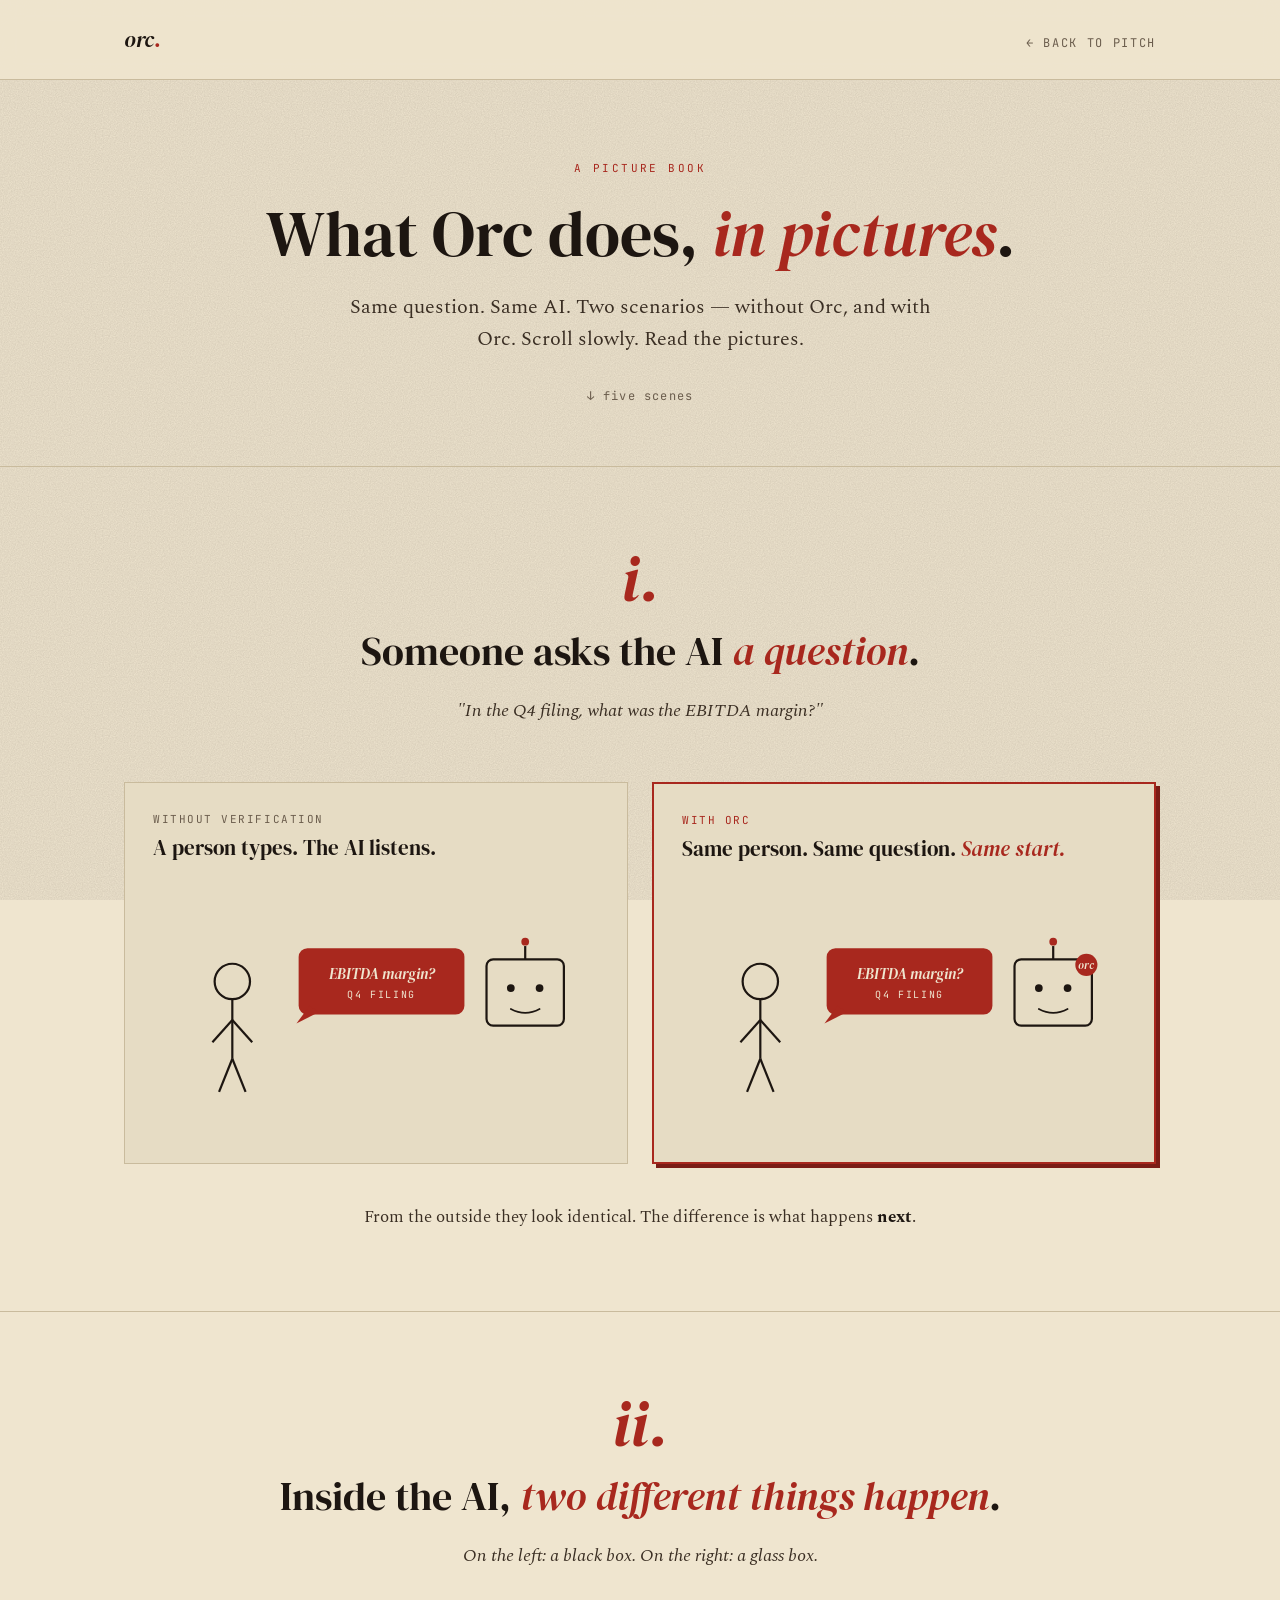
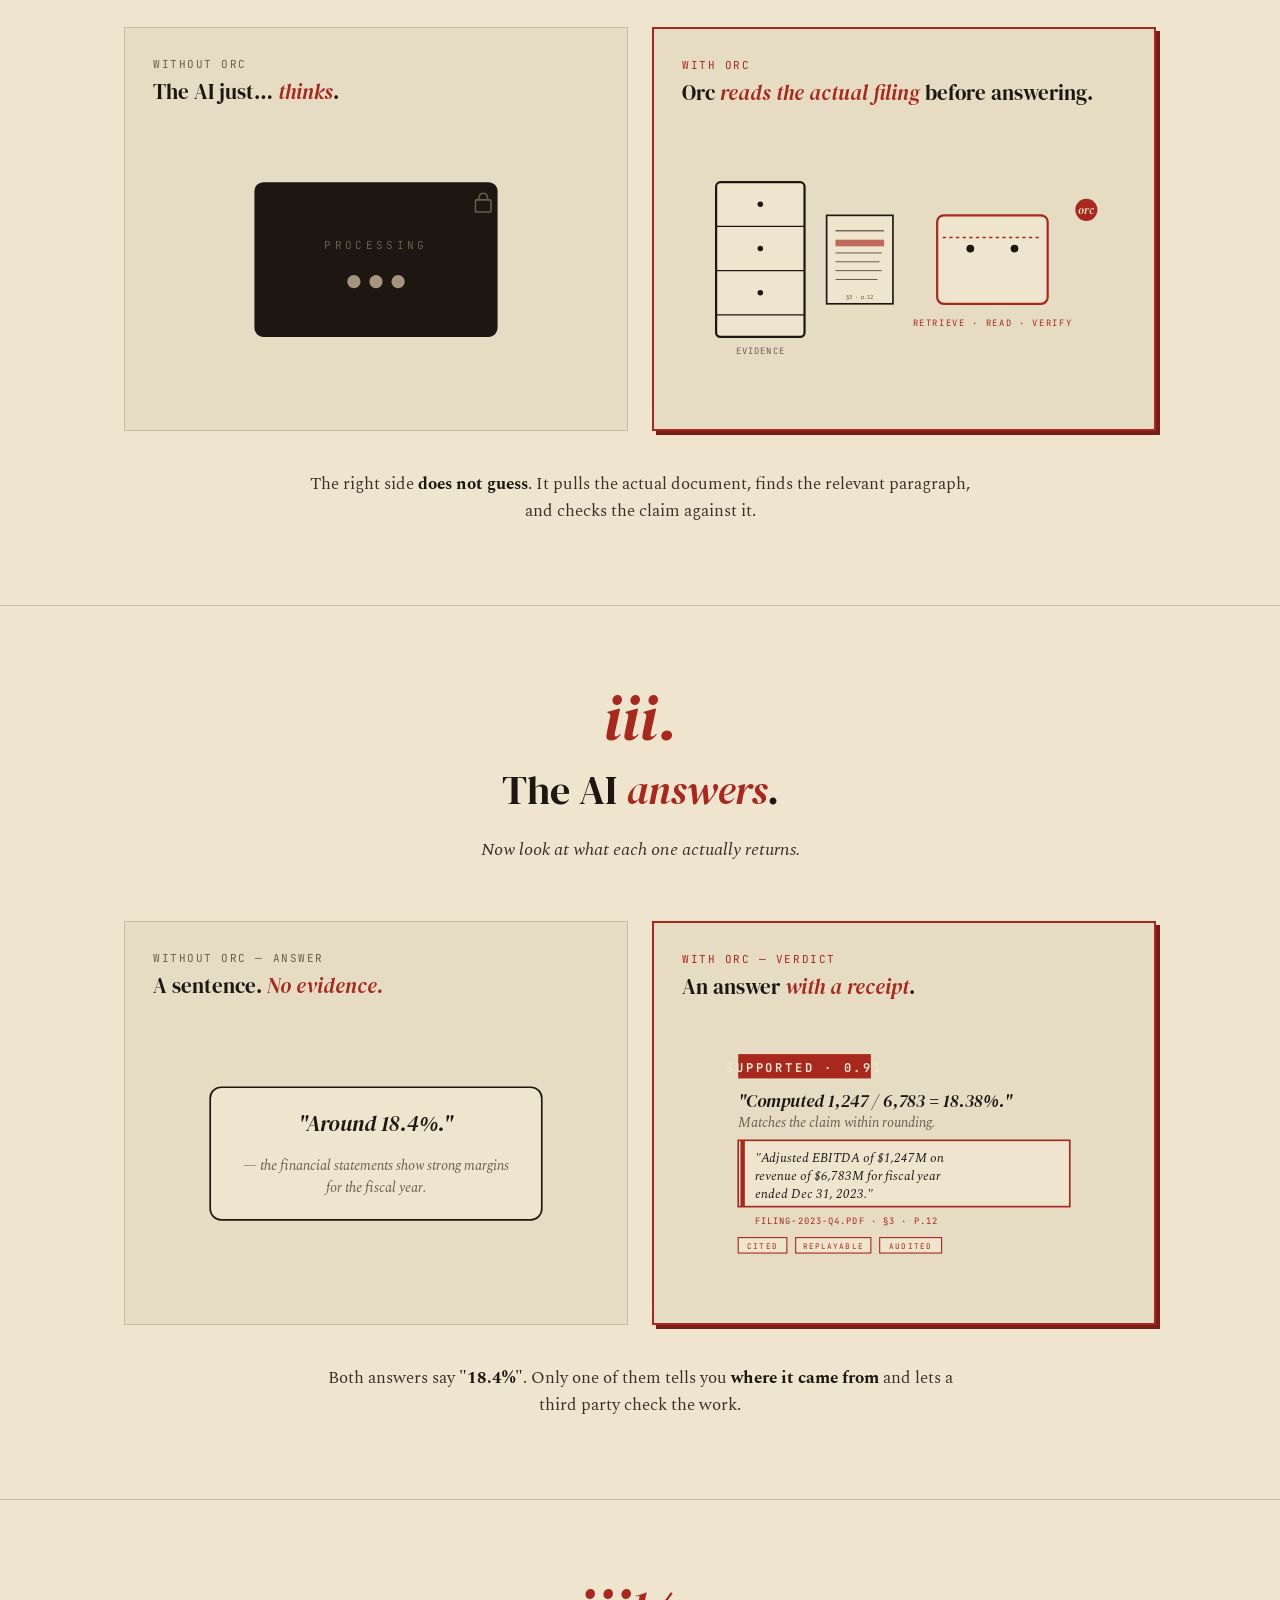
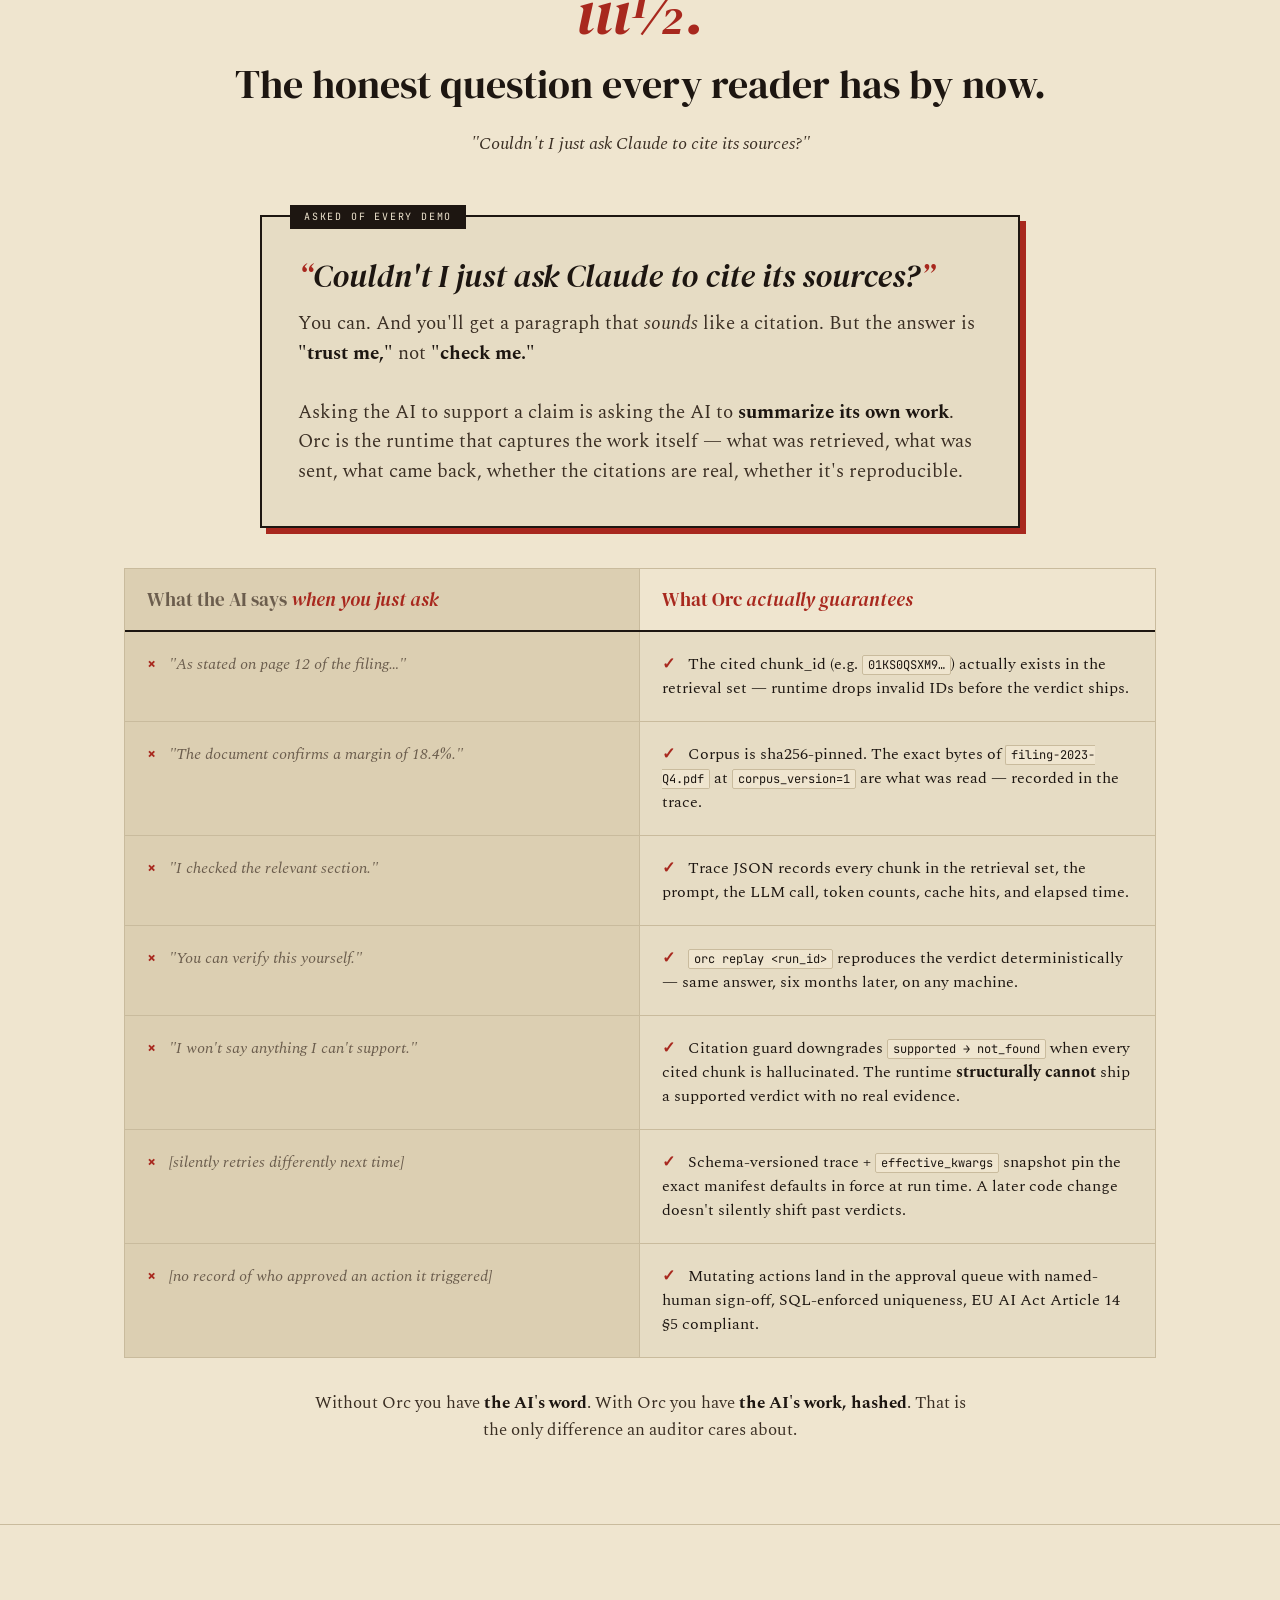
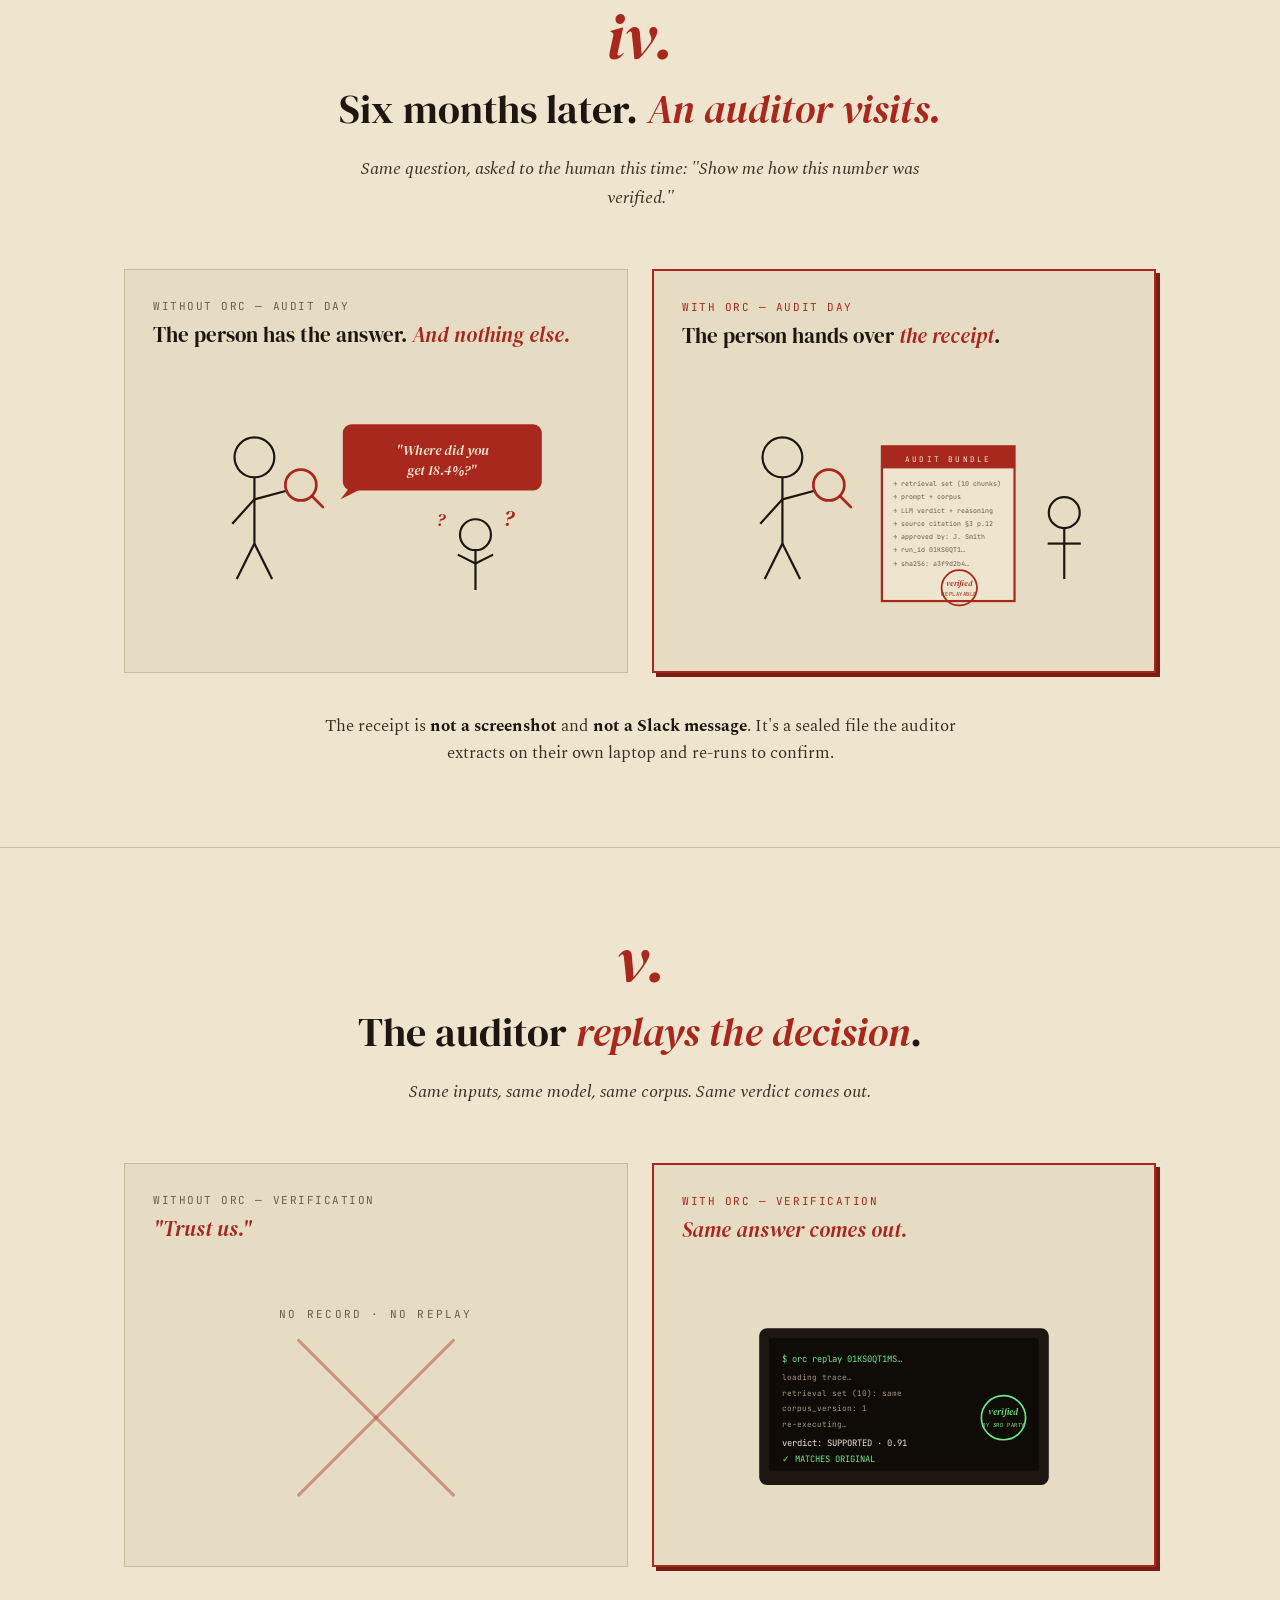
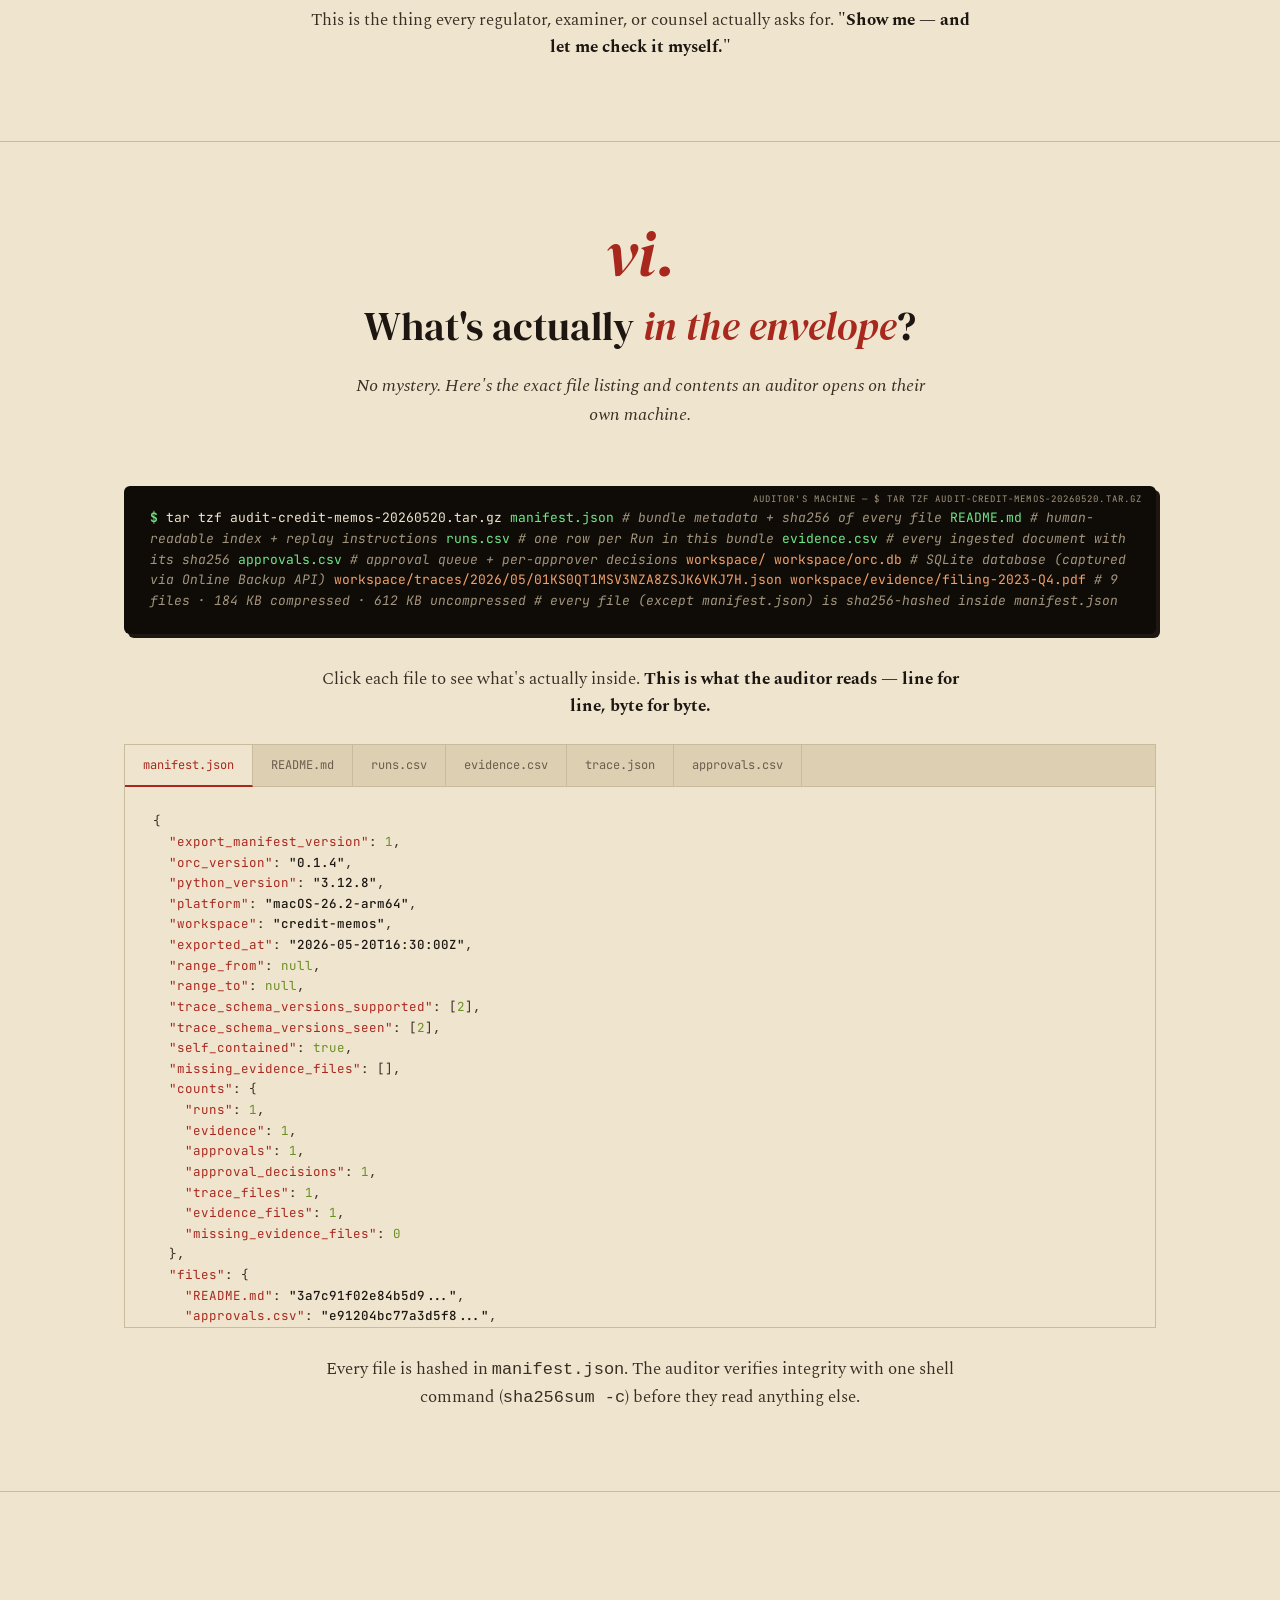
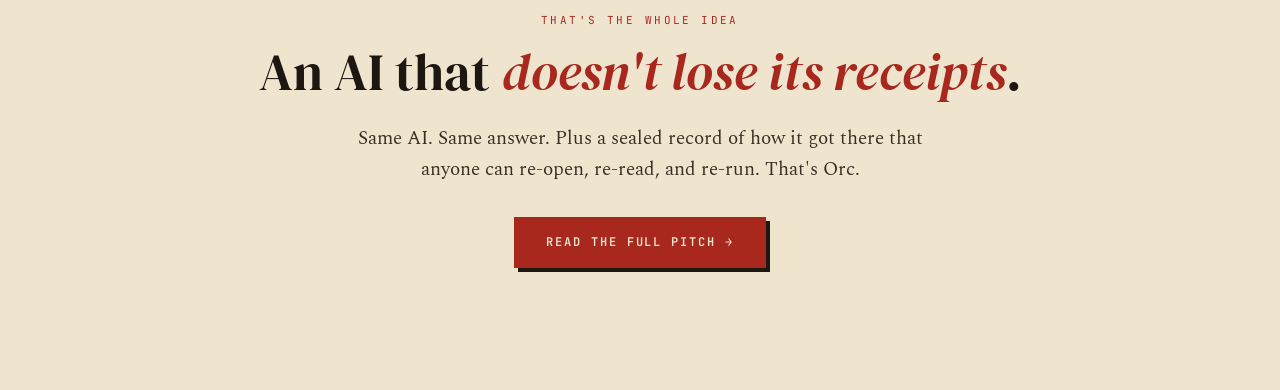
<file: docs/pitch/orc-how-it-works.html>
<!DOCTYPE html>
<html lang="en">
<head>
<meta charset="UTF-8" />
<meta name="viewport" content="width=device-width, initial-scale=1.0" />
<title>Orc — what it does, in pictures</title>
<meta name="description" content="A side-by-side visual walkthrough: same question asked to an AI without verification and an AI with Orc. Five scenes. No jargon." />

<link rel="preconnect" href="https://fonts.googleapis.com" />
<link rel="preconnect" href="https://fonts.gstatic.com" crossorigin />
<link href="https://fonts.googleapis.com/css2?family=DM+Serif+Display:ital@0;1&family=Spectral:ital,wght@0,300;0,400;0,500;0,600;1,400&family=JetBrains+Mono:wght@400;500;600&display=swap" rel="stylesheet" />

<style>
  :root {
    --paper:      #efe5cf;
    --paper-2:    #e6dcc4;
    --paper-3:    #dccfb2;
    --ink:        #1d1611;
    --ink-2:      #3a2e23;
    --ink-mute:   #6b5d4d;
    --ink-faint:  #a3957e;
    --crimson:    #a8281e;
    --crimson-dk: #7a1d16;
    --rule:       #c9bb9d;
  }
  * { box-sizing: border-box; margin: 0; padding: 0; }
  html { scroll-behavior: smooth; }
  body {
    background: var(--paper);
    color: var(--ink);
    font-family: 'Spectral', Georgia, serif;
    font-size: 18px;
    line-height: 1.6;
    -webkit-font-smoothing: antialiased;
    background-image:
      url("data:image/svg+xml,%3Csvg xmlns='http://www.w3.org/2000/svg' width='200' height='200'%3E%3Cfilter id='n'%3E%3CfeTurbulence type='fractalNoise' baseFrequency='0.85' numOctaves='2' stitchTiles='stitch'/%3E%3CfeColorMatrix values='0 0 0 0 0.11 0 0 0 0 0.085 0 0 0 0 0.065 0 0 0 0.18 0'/%3E%3C/filter%3E%3Crect width='100%25' height='100%25' filter='url(%23n)'/%3E%3C/svg%3E");
    background-attachment: fixed;
  }
  .container { max-width: 1080px; margin: 0 auto; padding: 0 24px; position: relative; z-index: 1; }
  nav {
    padding: 22px 0;
    border-bottom: 1px solid var(--rule);
    position: sticky;
    top: 0;
    background: rgba(239, 229, 207, 0.92);
    backdrop-filter: blur(10px);
    z-index: 20;
  }
  nav .container { display: flex; justify-content: space-between; align-items: baseline; }
  .brand {
    font-family: 'DM Serif Display', serif;
    font-style: italic;
    font-size: 22px;
  }
  .brand::after { content: "."; color: var(--crimson); font-style: normal; }
  nav a { color: var(--ink-mute); text-decoration: none; font-family: 'JetBrains Mono', monospace; font-size: 12px; text-transform: uppercase; letter-spacing: 0.14em; }
  nav a:hover { color: var(--crimson); }

  /* HERO */
  header.hero { padding: 80px 0 60px; border-bottom: 1px solid var(--rule); text-align: center; }
  header.hero .super {
    font-family: 'JetBrains Mono', monospace;
    font-size: 11px;
    letter-spacing: 0.22em;
    color: var(--crimson);
    text-transform: uppercase;
    margin-bottom: 22px;
  }
  header.hero h1 {
    font-family: 'DM Serif Display', serif;
    font-size: clamp(40px, 6vw, 64px);
    line-height: 1.05;
    margin-bottom: 24px;
    font-weight: 400;
  }
  header.hero h1 em { font-style: italic; color: var(--crimson); }
  header.hero p {
    font-size: 20px;
    color: var(--ink-2);
    max-width: 620px;
    margin: 0 auto;
  }
  header.hero .hint {
    font-family: 'JetBrains Mono', monospace;
    font-size: 12px;
    color: var(--ink-mute);
    margin-top: 32px;
    letter-spacing: 0.1em;
  }

  /* SCENE */
  .scene {
    padding: 80px 0;
    border-bottom: 1px solid var(--rule);
  }
  .scene-header {
    text-align: center;
    margin-bottom: 56px;
  }
  .scene-no {
    font-family: 'DM Serif Display', serif;
    font-style: italic;
    font-size: 64px;
    color: var(--crimson);
    line-height: 1;
    margin-bottom: 8px;
  }
  .scene-title {
    font-family: 'DM Serif Display', serif;
    font-size: clamp(28px, 4vw, 40px);
    margin-bottom: 14px;
    font-weight: 400;
  }
  .scene-title em { font-style: italic; color: var(--crimson); }
  .scene-sub {
    font-family: 'Spectral', serif;
    font-size: 18px;
    color: var(--ink-2);
    max-width: 580px;
    margin: 0 auto;
    font-style: italic;
  }

  /* SPLIT */
  .split {
    display: grid;
    grid-template-columns: 1fr 1fr;
    gap: 24px;
    margin-bottom: 40px;
  }
  .side {
    background: var(--paper-2);
    border: 1px solid var(--rule);
    padding: 28px 28px 32px;
    display: flex;
    flex-direction: column;
    min-height: 360px;
    position: relative;
  }
  .side.without {
    /* faint diagonal line treatment to suggest "void" */
  }
  .side.with {
    border-color: var(--crimson);
    border-width: 2px;
    box-shadow: 4px 4px 0 var(--crimson-dk);
  }
  .side-label {
    font-family: 'JetBrains Mono', monospace;
    font-size: 11px;
    text-transform: uppercase;
    letter-spacing: 0.14em;
    margin-bottom: 6px;
  }
  .side.without .side-label { color: var(--ink-mute); }
  .side.with .side-label { color: var(--crimson); }
  .side-headline {
    font-family: 'DM Serif Display', serif;
    font-size: 21px;
    margin-bottom: 24px;
    line-height: 1.2;
  }
  .side-headline em { font-style: italic; color: var(--crimson); }
  .stage {
    flex-grow: 1;
    display: flex;
    align-items: center;
    justify-content: center;
    min-height: 200px;
    margin: 8px 0 16px;
  }
  .stage svg { width: 100%; max-width: 420px; height: auto; }

  .caption {
    text-align: center;
    margin-top: 32px;
    color: var(--ink-2);
    font-size: 17px;
    max-width: 660px;
    margin-left: auto;
    margin-right: auto;
  }
  .caption strong { color: var(--ink); }

  /* REVEAL animations triggered on scroll */
  .reveal { opacity: 0; transform: translateY(20px); transition: opacity 0.9s ease, transform 0.9s ease; }
  .reveal.visible { opacity: 1; transform: none; }

  /* === SVG ANIMATIONS === */
  @keyframes bubble-pop {
    0%, 80%, 100% { opacity: 1; transform: scale(1); }
    40% { opacity: 1; transform: scale(1.06); }
  }
  @keyframes bob {
    0%, 100% { transform: translateY(0); }
    50% { transform: translateY(-5px); }
  }
  @keyframes blink {
    0%, 90%, 100% { transform: scaleY(1); }
    95% { transform: scaleY(0.08); }
  }
  @keyframes spin {
    from { transform: rotate(0); }
    to { transform: rotate(360deg); }
  }
  @keyframes dots {
    0%, 100% { opacity: 0.2; }
    50% { opacity: 1; }
  }
  @keyframes scan-line {
    0% { transform: translateY(0); opacity: 0; }
    10% { opacity: 1; }
    90% { opacity: 1; }
    100% { transform: translateY(60px); opacity: 0; }
  }
  @keyframes paper-slide {
    0% { transform: translateX(-12px); opacity: 0; }
    30% { opacity: 1; }
    100% { transform: translateX(0); opacity: 1; }
  }
  @keyframes stamp-land {
    0%, 100% { transform: translate(0,0) scale(1); opacity: 0.95; }
    30% { transform: translate(0,-28px) scale(1.45); opacity: 0; }
    50% { transform: translate(0,-28px) scale(1.45); opacity: 0; }
    65% { transform: translate(0,0) scale(1.12); opacity: 1; }
    78% { transform: translate(0,0) scale(0.94); opacity: 1; }
    90% { transform: translate(0,0) scale(1); opacity: 1; }
  }
  @keyframes highlight {
    0%, 100% { opacity: 0; }
    50% { opacity: 0.7; }
  }
  @keyframes shrug {
    0%, 100% { transform: translateY(0) rotate(0); }
    50% { transform: translateY(-2px) rotate(-2deg); }
  }
  @keyframes draw {
    0% { stroke-dashoffset: 200; }
    100% { stroke-dashoffset: 0; }
  }
  @keyframes glow {
    0%, 100% { opacity: 0.85; filter: drop-shadow(0 0 0 transparent); }
    50% { opacity: 1; filter: drop-shadow(0 0 6px rgba(168, 40, 30, 0.5)); }
  }

  .a-bubble { animation: bubble-pop 3s ease-in-out infinite; transform-origin: center; }
  .a-bob { animation: bob 2.4s ease-in-out infinite; transform-origin: center; }
  .a-blink { animation: blink 4s ease-in-out infinite; transform-origin: center; }
  .a-spin { animation: spin 2.6s linear infinite; transform-origin: center; }
  .a-dots-1 { animation: dots 1.6s ease-in-out infinite; }
  .a-dots-2 { animation: dots 1.6s ease-in-out infinite 0.4s; }
  .a-dots-3 { animation: dots 1.6s ease-in-out infinite 0.8s; }
  .a-scan { animation: scan-line 2.4s ease-in-out infinite; }
  .a-paper { animation: paper-slide 2.4s ease-out infinite; }
  .a-stamp { animation: stamp-land 3s ease-in-out infinite; transform-origin: center; }
  .a-highlight { animation: highlight 2.6s ease-in-out infinite; }
  .a-shrug { animation: shrug 3s ease-in-out infinite; transform-origin: center; }
  .a-draw { stroke-dasharray: 200; animation: draw 2.4s ease-out infinite; }
  .a-glow { animation: glow 2.4s ease-in-out infinite; }

  /* === HONEST-QUESTION CALLOUT (Scene III½) === */
  .question-card {
    background: var(--paper-2);
    border: 2px solid var(--ink);
    padding: 40px 36px;
    margin: 32px auto 36px;
    position: relative;
    box-shadow: 6px 6px 0 var(--crimson);
    max-width: 760px;
  }
  .question-card .q-label {
    position: absolute;
    top: -12px;
    left: 28px;
    background: var(--ink);
    color: var(--paper);
    padding: 4px 14px;
    font-family: 'JetBrains Mono', monospace;
    font-size: 10px;
    letter-spacing: 0.18em;
    text-transform: uppercase;
  }
  .question-card .q-text {
    font-family: 'DM Serif Display', serif;
    font-style: italic;
    font-size: clamp(24px, 3.4vw, 32px);
    line-height: 1.2;
    color: var(--ink);
    margin-bottom: 14px;
  }
  .question-card .q-text::before { content: "“"; color: var(--crimson); }
  .question-card .q-text::after { content: "”"; color: var(--crimson); }
  .question-card .q-answer {
    font-family: 'Spectral', serif;
    font-size: 19px;
    color: var(--ink-2);
    line-height: 1.55;
  }
  .question-card .q-answer strong { color: var(--ink); }

  .compare-table {
    margin-top: 40px;
    border: 1px solid var(--rule);
    background: var(--paper-2);
  }
  .compare-table .compare-head {
    display: grid;
    grid-template-columns: 1fr 1fr;
    border-bottom: 2px solid var(--ink);
  }
  .compare-table .compare-head > div {
    padding: 18px 22px;
    font-family: 'DM Serif Display', serif;
    font-size: 19px;
    font-weight: 400;
    line-height: 1.3;
  }
  .compare-table .compare-head .col-claim {
    color: var(--ink-mute);
    background: var(--paper-3);
    border-right: 1px solid var(--rule);
  }
  .compare-table .compare-head .col-claim em {
    font-style: italic;
    color: var(--crimson);
  }
  .compare-table .compare-head .col-orc {
    color: var(--crimson);
    background: var(--paper);
  }
  .compare-table .compare-head .col-orc em {
    font-style: italic;
  }
  .compare-row {
    display: grid;
    grid-template-columns: 1fr 1fr;
    border-bottom: 1px solid var(--rule);
  }
  .compare-row:last-child { border-bottom: none; }
  .compare-row > div {
    padding: 20px 22px;
    font-family: 'Spectral', serif;
    font-size: 15.5px;
    line-height: 1.55;
  }
  .compare-row .claim-side {
    background: var(--paper-3);
    border-right: 1px solid var(--rule);
    color: var(--ink-mute);
    font-style: italic;
  }
  .compare-row .claim-side::before {
    content: "× ";
    color: var(--crimson);
    font-style: normal;
    font-weight: 700;
    font-family: 'JetBrains Mono', monospace;
    margin-right: 4px;
  }
  .compare-row .orc-side {
    color: var(--ink);
  }
  .compare-row .orc-side::before {
    content: "✓ ";
    color: var(--crimson);
    font-weight: 700;
    font-family: 'JetBrains Mono', monospace;
    margin-right: 4px;
  }
  .compare-row .orc-side code,
  .compare-row .claim-side code {
    font-family: 'JetBrains Mono', monospace;
    font-size: 12px;
    background: var(--paper);
    padding: 1px 5px;
    border-radius: 2px;
    border: 1px solid var(--rule);
    font-style: normal;
  }
  @media (max-width: 700px) {
    .compare-table .compare-head,
    .compare-row {
      grid-template-columns: 1fr;
    }
    .compare-table .compare-head .col-claim,
    .compare-row .claim-side {
      border-right: none;
      border-bottom: 1px solid var(--rule);
    }
  }

  /* === FILE-VIEWER (Scene VI) === */
  .terminal {
    background: #0f0c08;
    color: #efe5cf;
    border-radius: 6px;
    padding: 22px 26px;
    font-family: 'JetBrains Mono', monospace;
    font-size: 13px;
    line-height: 1.6;
    margin: 32px 0 28px;
    box-shadow: 4px 4px 0 var(--ink);
    position: relative;
    overflow-x: auto;
  }
  .terminal::before {
    content: "auditor's machine — $ tar tzf audit-credit-memos-20260520.tar.gz";
    position: absolute;
    top: 6px;
    right: 14px;
    font-size: 9px;
    color: var(--ink-faint);
    letter-spacing: 0.12em;
    text-transform: uppercase;
  }
  .terminal .file { color: #6ee787; }
  .terminal .dir { color: #f5a067; }
  .terminal .comment { color: #a3957e; font-style: italic; }
  .terminal .prompt { color: #6ee787; font-weight: 600; }
  .terminal .size { color: #a3957e; }

  .file-viewer-wrap {
    border: 1px solid var(--rule);
    background: var(--paper-2);
    margin-top: 24px;
  }
  .file-tabs {
    display: flex;
    gap: 0;
    border-bottom: 1px solid var(--rule);
    flex-wrap: wrap;
    background: var(--paper-3);
  }
  .ftab {
    background: transparent;
    border: none;
    border-right: 1px solid var(--rule);
    color: var(--ink-mute);
    padding: 12px 18px;
    font-family: 'JetBrains Mono', monospace;
    font-size: 12px;
    cursor: pointer;
    transition: all 0.15s;
    border-bottom: 2px solid transparent;
    margin-bottom: -1px;
  }
  .ftab:hover { color: var(--ink); background: var(--paper-2); }
  .ftab.active {
    color: var(--crimson);
    background: var(--paper);
    border-bottom-color: var(--crimson);
  }
  .file-body {
    padding: 0;
    background: var(--paper);
    max-height: 540px;
    overflow: auto;
  }
  .file-body pre {
    margin: 0;
    padding: 24px 28px;
    font-family: 'JetBrains Mono', monospace;
    font-size: 12.5px;
    line-height: 1.65;
    color: var(--ink-2);
    white-space: pre;
    overflow-x: auto;
  }
  .file-body .k { color: var(--crimson); }
  .file-body .s { color: var(--ink); font-weight: 500; }
  .file-body .n { color: #6b8e23; }
  .file-body .c { color: var(--ink-faint); font-style: italic; }
  .file-body .h { background: rgba(168, 40, 30, 0.08); padding: 0 2px; }

  /* CLOSE */
  .close {
    padding: 120px 0;
    text-align: center;
  }
  .close .super {
    font-family: 'JetBrains Mono', monospace;
    font-size: 11px;
    color: var(--crimson);
    letter-spacing: 0.22em;
    text-transform: uppercase;
    margin-bottom: 14px;
  }
  .close h2 {
    font-family: 'DM Serif Display', serif;
    font-size: clamp(34px, 5vw, 52px);
    line-height: 1.1;
    margin-bottom: 24px;
    font-weight: 400;
  }
  .close h2 em { font-style: italic; color: var(--crimson); }
  .close p {
    font-size: 19px;
    color: var(--ink-2);
    max-width: 600px;
    margin: 0 auto 32px;
  }
  .close-cta {
    display: inline-flex;
    align-items: center;
    background: var(--crimson);
    color: var(--paper);
    padding: 16px 32px;
    font-family: 'JetBrains Mono', monospace;
    font-size: 12px;
    font-weight: 600;
    text-transform: uppercase;
    letter-spacing: 0.16em;
    text-decoration: none;
    box-shadow: 4px 4px 0 var(--ink);
    transition: all 0.2s;
  }
  .close-cta:hover {
    background: var(--ink);
    transform: translate(-2px, -2px);
    box-shadow: 6px 6px 0 var(--crimson);
  }

  /* Mobile */
  @media (max-width: 760px) {
    .split { grid-template-columns: 1fr; gap: 16px; }
    .scene { padding: 56px 0; }
    .scene-no { font-size: 48px; }
    .scene-header { margin-bottom: 36px; }
  }
</style>
</head>
<body>

<nav>
  <div class="container">
    <div class="brand">orc</div>
    <a href="./orc-vc-pitch.html">← back to pitch</a>
  </div>
</nav>

<header class="hero">
  <div class="container">
    <div class="super">A picture book</div>
    <h1>What Orc does, <em>in pictures</em>.</h1>
    <p>Same question. Same AI. Two scenarios — without Orc, and with Orc. Scroll slowly. Read the pictures.</p>
    <div class="hint">↓ five scenes</div>
  </div>
</header>

<!-- ============================ SCENE 1 ============================ -->
<section class="scene reveal">
  <div class="container">
    <div class="scene-header">
      <div class="scene-no">i.</div>
      <div class="scene-title">Someone asks the AI <em>a question</em>.</div>
      <div class="scene-sub">"In the Q4 filing, what was the EBITDA margin?"</div>
    </div>

    <div class="split">
      <div class="side without">
        <div class="side-label">Without verification</div>
        <div class="side-headline">A person types. The AI listens.</div>
        <div class="stage">
          <svg viewBox="0 0 380 200" xmlns="http://www.w3.org/2000/svg" fill="none">
            <!-- Person on the left -->
            <circle cx="60" cy="80" r="16" stroke="#1d1611" stroke-width="2"/>
            <line x1="60" y1="96" x2="60" y2="150" stroke="#1d1611" stroke-width="2"/>
            <line x1="60" y1="115" x2="42" y2="135" stroke="#1d1611" stroke-width="2"/>
            <line x1="60" y1="115" x2="78" y2="135" stroke="#1d1611" stroke-width="2"/>
            <line x1="60" y1="150" x2="48" y2="180" stroke="#1d1611" stroke-width="2"/>
            <line x1="60" y1="150" x2="72" y2="180" stroke="#1d1611" stroke-width="2"/>
            <!-- Question bubble -->
            <g class="a-bubble" style="transform-origin: 195px 80px;">
              <rect x="120" y="50" width="150" height="60" rx="8" fill="#a8281e"/>
              <path d="M 130 102 L 118 118 L 138 108 Z" fill="#a8281e"/>
              <text x="195" y="78" text-anchor="middle" font-family="DM Serif Display" font-size="14" fill="#efe5cf" font-style="italic">EBITDA margin?</text>
              <text x="195" y="95" text-anchor="middle" font-family="JetBrains Mono" font-size="9" fill="#efe5cf" letter-spacing="1.5">Q4 FILING</text>
            </g>
            <!-- AI box -->
            <rect x="290" y="60" width="70" height="60" rx="6" stroke="#1d1611" stroke-width="2"/>
            <line x1="325" y1="60" x2="325" y2="48" stroke="#1d1611" stroke-width="2"/>
            <circle cx="325" cy="44" r="3.5" fill="#a8281e"/>
            <g class="a-blink" style="transform-origin: 312px 86px;">
              <circle cx="312" cy="86" r="3.5" fill="#1d1611"/>
            </g>
            <g class="a-blink" style="transform-origin: 338px 86px; animation-delay: 0.1s;">
              <circle cx="338" cy="86" r="3.5" fill="#1d1611"/>
            </g>
            <path d="M 312 105 Q 325 112 338 105" stroke="#1d1611" stroke-width="1.6" stroke-linecap="round"/>
          </svg>
        </div>
      </div>

      <div class="side with">
        <div class="side-label">With Orc</div>
        <div class="side-headline">Same person. Same question. <em>Same start.</em></div>
        <div class="stage">
          <svg viewBox="0 0 380 200" xmlns="http://www.w3.org/2000/svg" fill="none">
            <!-- identical to left side -->
            <circle cx="60" cy="80" r="16" stroke="#1d1611" stroke-width="2"/>
            <line x1="60" y1="96" x2="60" y2="150" stroke="#1d1611" stroke-width="2"/>
            <line x1="60" y1="115" x2="42" y2="135" stroke="#1d1611" stroke-width="2"/>
            <line x1="60" y1="115" x2="78" y2="135" stroke="#1d1611" stroke-width="2"/>
            <line x1="60" y1="150" x2="48" y2="180" stroke="#1d1611" stroke-width="2"/>
            <line x1="60" y1="150" x2="72" y2="180" stroke="#1d1611" stroke-width="2"/>
            <g class="a-bubble" style="transform-origin: 195px 80px;">
              <rect x="120" y="50" width="150" height="60" rx="8" fill="#a8281e"/>
              <path d="M 130 102 L 118 118 L 138 108 Z" fill="#a8281e"/>
              <text x="195" y="78" text-anchor="middle" font-family="DM Serif Display" font-size="14" fill="#efe5cf" font-style="italic">EBITDA margin?</text>
              <text x="195" y="95" text-anchor="middle" font-family="JetBrains Mono" font-size="9" fill="#efe5cf" letter-spacing="1.5">Q4 FILING</text>
            </g>
            <rect x="290" y="60" width="70" height="60" rx="6" stroke="#1d1611" stroke-width="2"/>
            <line x1="325" y1="60" x2="325" y2="48" stroke="#1d1611" stroke-width="2"/>
            <circle cx="325" cy="44" r="3.5" fill="#a8281e"/>
            <!-- Orc badge -->
            <circle cx="355" cy="65" r="10" fill="#a8281e"/>
            <text x="355" y="69" text-anchor="middle" font-family="DM Serif Display" font-size="10" fill="#efe5cf" font-style="italic">orc</text>
            <g class="a-blink" style="transform-origin: 312px 86px;">
              <circle cx="312" cy="86" r="3.5" fill="#1d1611"/>
            </g>
            <g class="a-blink" style="transform-origin: 338px 86px; animation-delay: 0.1s;">
              <circle cx="338" cy="86" r="3.5" fill="#1d1611"/>
            </g>
            <path d="M 312 105 Q 325 112 338 105" stroke="#1d1611" stroke-width="1.6" stroke-linecap="round"/>
          </svg>
        </div>
      </div>
    </div>
    <p class="caption">From the outside they look identical. The difference is what happens <strong>next</strong>.</p>
  </div>
</section>

<!-- ============================ SCENE 2 ============================ -->
<section class="scene reveal">
  <div class="container">
    <div class="scene-header">
      <div class="scene-no">ii.</div>
      <div class="scene-title">Inside the AI, <em>two different things happen</em>.</div>
      <div class="scene-sub">On the left: a black box. On the right: a glass box.</div>
    </div>

    <div class="split">
      <div class="side without">
        <div class="side-label">Without Orc</div>
        <div class="side-headline">The AI just… <em>thinks</em>.</div>
        <div class="stage">
          <svg viewBox="0 0 380 220" xmlns="http://www.w3.org/2000/svg" fill="none">
            <!-- Black box -->
            <rect x="80" y="40" width="220" height="140" rx="8" fill="#1d1611"/>
            <text x="190" y="100" text-anchor="middle" font-family="JetBrains Mono" font-size="10" fill="#6b5d4d" letter-spacing="3">PROCESSING</text>
            <!-- Three dots animating -->
            <circle cx="170" cy="130" r="6" fill="#a3957e" class="a-dots-1"/>
            <circle cx="190" cy="130" r="6" fill="#a3957e" class="a-dots-2"/>
            <circle cx="210" cy="130" r="6" fill="#a3957e" class="a-dots-3"/>
            <!-- Lock icon to suggest opacity -->
            <g transform="translate(280, 50)">
              <rect x="0" y="6" width="14" height="11" rx="1" stroke="#6b5d4d" stroke-width="1.4"/>
              <path d="M 3 6 Q 3 0 7 0 Q 11 0 11 6" stroke="#6b5d4d" stroke-width="1.4"/>
            </g>
          </svg>
        </div>
      </div>

      <div class="side with">
        <div class="side-label">With Orc</div>
        <div class="side-headline">Orc <em>reads the actual filing</em> before answering.</div>
        <div class="stage">
          <svg viewBox="0 0 380 220" xmlns="http://www.w3.org/2000/svg" fill="none">
            <!-- File cabinet -->
            <rect x="20" y="40" width="80" height="140" rx="4" stroke="#1d1611" stroke-width="2" fill="#efe5cf"/>
            <line x1="20" y1="80" x2="100" y2="80" stroke="#1d1611" stroke-width="1.2"/>
            <line x1="20" y1="120" x2="100" y2="120" stroke="#1d1611" stroke-width="1.2"/>
            <line x1="20" y1="160" x2="100" y2="160" stroke="#1d1611" stroke-width="1.2"/>
            <circle cx="60" cy="60" r="2.5" fill="#1d1611"/>
            <circle cx="60" cy="100" r="2.5" fill="#1d1611"/>
            <circle cx="60" cy="140" r="2.5" fill="#1d1611"/>
            <text x="60" y="195" text-anchor="middle" font-family="JetBrains Mono" font-size="8" fill="#6b5d4d" letter-spacing="1">EVIDENCE</text>
            <!-- Document flying toward AI -->
            <g class="a-paper">
              <rect x="120" y="70" width="60" height="80" fill="#efe5cf" stroke="#1d1611" stroke-width="1.5"/>
              <line x1="128" y1="84" x2="172" y2="84" stroke="#1d1611" stroke-width="0.8"/>
              <rect x="128" y="92" width="44" height="6" fill="#a8281e" opacity="0.65" class="a-highlight"/>
              <line x1="128" y1="104" x2="170" y2="104" stroke="#1d1611" stroke-width="0.6"/>
              <line x1="128" y1="112" x2="168" y2="112" stroke="#1d1611" stroke-width="0.6"/>
              <line x1="128" y1="120" x2="170" y2="120" stroke="#1d1611" stroke-width="0.6"/>
              <line x1="128" y1="128" x2="166" y2="128" stroke="#1d1611" stroke-width="0.6"/>
              <text x="150" y="146" text-anchor="middle" font-family="JetBrains Mono" font-size="5" fill="#6b5d4d">§3 · p.12</text>
            </g>
            <!-- AI reading -->
            <rect x="220" y="70" width="100" height="80" rx="6" stroke="#a8281e" stroke-width="2" fill="#efe5cf"/>
            <circle cx="355" cy="65" r="10" fill="#a8281e"/>
            <text x="355" y="69" text-anchor="middle" font-family="DM Serif Display" font-size="10" fill="#efe5cf" font-style="italic">orc</text>
            <g class="a-blink" style="transform-origin: 250px 100px;">
              <circle cx="250" cy="100" r="3.5" fill="#1d1611"/>
            </g>
            <g class="a-blink" style="transform-origin: 290px 100px; animation-delay: 0.1s;">
              <circle cx="290" cy="100" r="3.5" fill="#1d1611"/>
            </g>
            <!-- Scan line across the document going through the AI's view -->
            <g class="a-scan" style="transform-origin: 270px 90px;">
              <line x1="225" y1="90" x2="315" y2="90" stroke="#a8281e" stroke-width="1.2" stroke-dasharray="3 3"/>
            </g>
            <text x="270" y="170" text-anchor="middle" font-family="JetBrains Mono" font-size="8" fill="#a8281e" letter-spacing="1.5">RETRIEVE · READ · VERIFY</text>
          </svg>
        </div>
      </div>
    </div>
    <p class="caption">The right side <strong>does not guess</strong>. It pulls the actual document, finds the relevant paragraph, and checks the claim against it.</p>
  </div>
</section>

<!-- ============================ SCENE 3 ============================ -->
<section class="scene reveal">
  <div class="container">
    <div class="scene-header">
      <div class="scene-no">iii.</div>
      <div class="scene-title">The AI <em>answers</em>.</div>
      <div class="scene-sub">Now look at what each one actually returns.</div>
    </div>

    <div class="split">
      <div class="side without">
        <div class="side-label">Without Orc — answer</div>
        <div class="side-headline">A sentence. <em>No evidence.</em></div>
        <div class="stage">
          <svg viewBox="0 0 380 200" xmlns="http://www.w3.org/2000/svg" fill="none">
            <!-- Speech bubble: floating answer -->
            <g class="a-bob">
              <rect x="40" y="40" width="300" height="120" rx="10" fill="#efe5cf" stroke="#1d1611" stroke-width="1.5"/>
              <text x="190" y="80" text-anchor="middle" font-family="DM Serif Display" font-size="20" fill="#1d1611" font-style="italic">"Around 18.4%."</text>
              <text x="190" y="115" text-anchor="middle" font-family="Spectral" font-size="13" fill="#6b5d4d" font-style="italic">— the financial statements show strong margins</text>
              <text x="190" y="135" text-anchor="middle" font-family="Spectral" font-size="13" fill="#6b5d4d" font-style="italic">for the fiscal year.</text>
            </g>
          </svg>
        </div>
      </div>

      <div class="side with">
        <div class="side-label">With Orc — verdict</div>
        <div class="side-headline">An answer <em>with a receipt</em>.</div>
        <div class="stage">
          <svg viewBox="0 0 380 220" xmlns="http://www.w3.org/2000/svg" fill="none">
            <!-- Verdict stamp -->
            <rect x="40" y="20" width="120" height="22" fill="#a8281e"/>
            <text x="100" y="36" text-anchor="middle" font-family="JetBrains Mono" font-size="11" fill="#efe5cf" letter-spacing="2.5" font-weight="700">SUPPORTED · 0.91</text>
            <!-- Computation -->
            <text x="40" y="68" font-family="DM Serif Display" font-size="16" fill="#1d1611" font-style="italic">"Computed 1,247 / 6,783 = 18.38%."</text>
            <text x="40" y="86" font-family="Spectral" font-size="13" fill="#6b5d4d" font-style="italic">Matches the claim within rounding.</text>
            <!-- Source quote -->
            <rect x="40" y="98" width="300" height="60" fill="#efe5cf" stroke="#a8281e" stroke-width="1.5"/>
            <line x1="44" y1="98" x2="44" y2="158" stroke="#a8281e" stroke-width="4"/>
            <text x="55" y="118" font-family="Spectral" font-size="12" fill="#1d1611" font-style="italic">"Adjusted EBITDA of $1,247M on</text>
            <text x="55" y="134" font-family="Spectral" font-size="12" fill="#1d1611" font-style="italic">revenue of $6,783M for fiscal year</text>
            <text x="55" y="150" font-family="Spectral" font-size="12" fill="#1d1611" font-style="italic">ended Dec 31, 2023."</text>
            <text x="55" y="174" font-family="JetBrains Mono" font-size="8" fill="#a8281e" letter-spacing="1">FILING-2023-Q4.PDF · §3 · P.12</text>
            <!-- Tags -->
            <rect x="40" y="186" width="44" height="14" fill="#efe5cf" stroke="#a8281e" stroke-width="1"/>
            <text x="62" y="196" text-anchor="middle" font-family="JetBrains Mono" font-size="7" fill="#a8281e" letter-spacing="1">CITED</text>
            <rect x="92" y="186" width="68" height="14" fill="#efe5cf" stroke="#a8281e" stroke-width="1"/>
            <text x="126" y="196" text-anchor="middle" font-family="JetBrains Mono" font-size="7" fill="#a8281e" letter-spacing="1">REPLAYABLE</text>
            <rect x="168" y="186" width="56" height="14" fill="#efe5cf" stroke="#a8281e" stroke-width="1"/>
            <text x="196" y="196" text-anchor="middle" font-family="JetBrains Mono" font-size="7" fill="#a8281e" letter-spacing="1">AUDITED</text>
          </svg>
        </div>
      </div>
    </div>
    <p class="caption">Both answers say <strong>"18.4%"</strong>. Only one of them tells you <strong>where it came from</strong> and lets a third party check the work.</p>
  </div>
</section>

<!-- ============================ SCENE III½ ============================ -->
<section class="scene reveal">
  <div class="container">
    <div class="scene-header">
      <div class="scene-no">iii½.</div>
      <div class="scene-title">The honest question every reader has by now.</div>
      <div class="scene-sub">"Couldn't I just ask Claude to cite its sources?"</div>
    </div>

    <div class="question-card">
      <div class="q-label">Asked of every demo</div>
      <div class="q-text">Couldn't I just ask Claude to cite its sources?</div>
      <div class="q-answer">
        You can. And you'll get a paragraph that <em>sounds</em> like a citation. But the answer is <strong>"trust me,"</strong> not <strong>"check me."</strong>
        <br><br>
        Asking the AI to support a claim is asking the AI to <strong>summarize its own work</strong>. Orc is the runtime that captures the work itself — what was retrieved, what was sent, what came back, whether the citations are real, whether it's reproducible.
      </div>
    </div>

    <div class="compare-table">
      <div class="compare-head">
        <div class="col-claim">What the AI says <em>when you just ask</em></div>
        <div class="col-orc">What Orc <em>actually guarantees</em></div>
      </div>

      <div class="compare-row">
        <div class="claim-side">"As stated on page 12 of the filing…"</div>
        <div class="orc-side">The cited chunk_id (e.g. <code>01KS0QSXM9…</code>) actually exists in the retrieval set — runtime drops invalid IDs before the verdict ships.</div>
      </div>

      <div class="compare-row">
        <div class="claim-side">"The document confirms a margin of 18.4%."</div>
        <div class="orc-side">Corpus is sha256-pinned. The exact bytes of <code>filing-2023-Q4.pdf</code> at <code>corpus_version=1</code> are what was read — recorded in the trace.</div>
      </div>

      <div class="compare-row">
        <div class="claim-side">"I checked the relevant section."</div>
        <div class="orc-side">Trace JSON records every chunk in the retrieval set, the prompt, the LLM call, token counts, cache hits, and elapsed time.</div>
      </div>

      <div class="compare-row">
        <div class="claim-side">"You can verify this yourself."</div>
        <div class="orc-side"><code>orc replay &lt;run_id&gt;</code> reproduces the verdict deterministically — same answer, six months later, on any machine.</div>
      </div>

      <div class="compare-row">
        <div class="claim-side">"I won't say anything I can't support."</div>
        <div class="orc-side">Citation guard downgrades <code>supported → not_found</code> when every cited chunk is hallucinated. The runtime <strong>structurally cannot</strong> ship a supported verdict with no real evidence.</div>
      </div>

      <div class="compare-row">
        <div class="claim-side">[silently retries differently next time]</div>
        <div class="orc-side">Schema-versioned trace + <code>effective_kwargs</code> snapshot pin the exact manifest defaults in force at run time. A later code change doesn't silently shift past verdicts.</div>
      </div>

      <div class="compare-row">
        <div class="claim-side">[no record of who approved an action it triggered]</div>
        <div class="orc-side">Mutating actions land in the approval queue with named-human sign-off, SQL-enforced uniqueness, EU AI Act Article 14 §5 compliant.</div>
      </div>
    </div>

    <p class="caption">Without Orc you have <strong>the AI's word</strong>. With Orc you have <strong>the AI's work, hashed</strong>. That is the only difference an auditor cares about.</p>
  </div>
</section>

<!-- ============================ SCENE 4 ============================ -->
<section class="scene reveal">
  <div class="container">
    <div class="scene-header">
      <div class="scene-no">iv.</div>
      <div class="scene-title">Six months later. <em>An auditor visits.</em></div>
      <div class="scene-sub">Same question, asked to the human this time: "Show me how this number was verified."</div>
    </div>

    <div class="split">
      <div class="side without">
        <div class="side-label">Without Orc — audit day</div>
        <div class="side-headline">The person has the answer. <em>And nothing else.</em></div>
        <div class="stage">
          <svg viewBox="0 0 380 220" xmlns="http://www.w3.org/2000/svg" fill="none">
            <!-- Auditor with magnifying glass -->
            <circle cx="80" cy="70" r="18" stroke="#1d1611" stroke-width="2"/>
            <line x1="80" y1="88" x2="80" y2="148" stroke="#1d1611" stroke-width="2"/>
            <line x1="80" y1="108" x2="60" y2="130" stroke="#1d1611" stroke-width="2"/>
            <line x1="80" y1="108" x2="110" y2="100" stroke="#1d1611" stroke-width="2"/>
            <line x1="80" y1="148" x2="64" y2="180" stroke="#1d1611" stroke-width="2"/>
            <line x1="80" y1="148" x2="96" y2="180" stroke="#1d1611" stroke-width="2"/>
            <circle cx="122" cy="95" r="14" stroke="#a8281e" stroke-width="2.5"/>
            <line x1="132" y1="105" x2="142" y2="115" stroke="#a8281e" stroke-width="2.5" stroke-linecap="round"/>
            <!-- Speech bubble -->
            <rect x="160" y="40" width="180" height="60" rx="8" fill="#a8281e"/>
            <path d="M 170 92 L 158 108 L 178 98 Z" fill="#a8281e"/>
            <text x="250" y="68" text-anchor="middle" font-family="DM Serif Display" font-size="13" fill="#efe5cf" font-style="italic">"Where did you</text>
            <text x="250" y="86" text-anchor="middle" font-family="DM Serif Display" font-size="13" fill="#efe5cf" font-style="italic">get 18.4%?"</text>
            <!-- Person on the right with empty hands shrugging -->
            <g class="a-shrug" style="transform-origin: 280px 165px;">
              <circle cx="280" cy="140" r="14" stroke="#1d1611" stroke-width="2"/>
              <line x1="280" y1="154" x2="280" y2="190" stroke="#1d1611" stroke-width="2"/>
              <line x1="280" y1="166" x2="264" y2="158" stroke="#1d1611" stroke-width="2"/>
              <line x1="280" y1="166" x2="296" y2="158" stroke="#1d1611" stroke-width="2"/>
              <!-- Question marks above -->
              <text x="306" y="132" font-family="DM Serif Display" font-size="20" fill="#a8281e" font-style="italic" class="a-bob">?</text>
              <text x="245" y="132" font-family="DM Serif Display" font-size="16" fill="#a8281e" font-style="italic" class="a-bob" style="animation-delay: 0.3s;">?</text>
            </g>
          </svg>
        </div>
      </div>

      <div class="side with">
        <div class="side-label">With Orc — audit day</div>
        <div class="side-headline">The person hands over <em>the receipt</em>.</div>
        <div class="stage">
          <svg viewBox="0 0 380 220" xmlns="http://www.w3.org/2000/svg" fill="none">
            <!-- Auditor -->
            <circle cx="80" cy="70" r="18" stroke="#1d1611" stroke-width="2"/>
            <line x1="80" y1="88" x2="80" y2="148" stroke="#1d1611" stroke-width="2"/>
            <line x1="80" y1="108" x2="60" y2="130" stroke="#1d1611" stroke-width="2"/>
            <line x1="80" y1="108" x2="110" y2="100" stroke="#1d1611" stroke-width="2"/>
            <line x1="80" y1="148" x2="64" y2="180" stroke="#1d1611" stroke-width="2"/>
            <line x1="80" y1="148" x2="96" y2="180" stroke="#1d1611" stroke-width="2"/>
            <circle cx="122" cy="95" r="14" stroke="#a8281e" stroke-width="2.5"/>
            <line x1="132" y1="105" x2="142" y2="115" stroke="#a8281e" stroke-width="2.5" stroke-linecap="round"/>
            <!-- Receipt being handed over -->
            <g class="a-paper">
              <rect x="170" y="60" width="120" height="140" fill="#efe5cf" stroke="#a8281e" stroke-width="2"/>
              <!-- Header bar -->
              <rect x="170" y="60" width="120" height="20" fill="#a8281e"/>
              <text x="230" y="74" text-anchor="middle" font-family="JetBrains Mono" font-size="7" fill="#efe5cf" letter-spacing="2">AUDIT BUNDLE</text>
              <!-- Content lines -->
              <text x="180" y="96" font-family="JetBrains Mono" font-size="6" fill="#6b5d4d">→ retrieval set (10 chunks)</text>
              <text x="180" y="108" font-family="JetBrains Mono" font-size="6" fill="#6b5d4d">→ prompt + corpus</text>
              <text x="180" y="120" font-family="JetBrains Mono" font-size="6" fill="#6b5d4d">→ LLM verdict + reasoning</text>
              <text x="180" y="132" font-family="JetBrains Mono" font-size="6" fill="#6b5d4d">→ source citation §3 p.12</text>
              <text x="180" y="144" font-family="JetBrains Mono" font-size="6" fill="#6b5d4d">→ approved by: J. Smith</text>
              <text x="180" y="156" font-family="JetBrains Mono" font-size="6" fill="#6b5d4d">→ run_id 01KS0QT1…</text>
              <text x="180" y="168" font-family="JetBrains Mono" font-size="6" fill="#6b5d4d">→ sha256: a3f9d2b4…</text>
              <!-- Stamp -->
              <g class="a-stamp" style="transform-origin: 240px 188px;">
                <circle cx="240" cy="188" r="16" stroke="#a8281e" stroke-width="1.6" fill="none"/>
                <text x="240" y="186" text-anchor="middle" font-family="DM Serif Display" font-size="7" fill="#a8281e" font-style="italic">verified</text>
                <text x="240" y="195" text-anchor="middle" font-family="JetBrains Mono" font-size="5" fill="#a8281e" letter-spacing="0.5">REPLAYABLE</text>
              </g>
            </g>
            <!-- Person handing over receipt -->
            <circle cx="335" cy="120" r="14" stroke="#1d1611" stroke-width="2"/>
            <line x1="335" y1="134" x2="335" y2="180" stroke="#1d1611" stroke-width="2"/>
            <line x1="335" y1="148" x2="320" y2="148" stroke="#1d1611" stroke-width="2"/>
            <line x1="335" y1="148" x2="350" y2="148" stroke="#1d1611" stroke-width="2"/>
          </svg>
        </div>
      </div>
    </div>
    <p class="caption">The receipt is <strong>not a screenshot</strong> and <strong>not a Slack message</strong>. It's a sealed file the auditor extracts on their own laptop and re-runs to confirm.</p>
  </div>
</section>

<!-- ============================ SCENE 5 ============================ -->
<section class="scene reveal">
  <div class="container">
    <div class="scene-header">
      <div class="scene-no">v.</div>
      <div class="scene-title">The auditor <em>replays the decision</em>.</div>
      <div class="scene-sub">Same inputs, same model, same corpus. Same verdict comes out.</div>
    </div>

    <div class="split">
      <div class="side without">
        <div class="side-label">Without Orc — verification</div>
        <div class="side-headline"><em>"Trust us."</em></div>
        <div class="stage">
          <svg viewBox="0 0 380 220" xmlns="http://www.w3.org/2000/svg" fill="none">
            <!-- Big greyed out X -->
            <line x1="120" y1="60" x2="260" y2="200" stroke="#a8281e" stroke-width="3" stroke-linecap="round" opacity="0.4"/>
            <line x1="260" y1="60" x2="120" y2="200" stroke="#a8281e" stroke-width="3" stroke-linecap="round" opacity="0.4"/>
            <text x="190" y="40" text-anchor="middle" font-family="JetBrains Mono" font-size="10" fill="#6b5d4d" letter-spacing="2">NO RECORD · NO REPLAY</text>
          </svg>
        </div>
      </div>

      <div class="side with">
        <div class="side-label">With Orc — verification</div>
        <div class="side-headline"><em>Same answer comes out.</em></div>
        <div class="stage">
          <svg viewBox="0 0 380 220" xmlns="http://www.w3.org/2000/svg" fill="none">
            <!-- Auditor's laptop with terminal -->
            <rect x="60" y="50" width="260" height="140" rx="6" stroke="#1d1611" stroke-width="2" fill="#1d1611"/>
            <rect x="68" y="58" width="244" height="120" rx="2" fill="#0f0c08"/>
            <!-- Terminal lines -->
            <text x="80" y="80" font-family="JetBrains Mono" font-size="8" fill="#6ee787">$ orc replay 01KS0QT1MS…</text>
            <text x="80" y="96" font-family="JetBrains Mono" font-size="7" fill="#a3957e">  loading trace…</text>
            <text x="80" y="110" font-family="JetBrains Mono" font-size="7" fill="#a3957e">  retrieval set (10): same</text>
            <text x="80" y="124" font-family="JetBrains Mono" font-size="7" fill="#a3957e">  corpus_version: 1</text>
            <text x="80" y="138" font-family="JetBrains Mono" font-size="7" fill="#a3957e">  re-executing…</text>
            <text x="80" y="156" font-family="JetBrains Mono" font-size="8" fill="#efe5cf">  verdict: SUPPORTED · 0.91</text>
            <text x="80" y="170" font-family="JetBrains Mono" font-size="8" fill="#6ee787">  ✓ MATCHES ORIGINAL</text>
            <!-- Stamp -->
            <g class="a-glow" style="transform-origin: 280px 130px;">
              <circle cx="280" cy="130" r="20" stroke="#6ee787" stroke-width="1.5" fill="none"/>
              <text x="280" y="128" text-anchor="middle" font-family="DM Serif Display" font-size="8" fill="#6ee787" font-style="italic">verified</text>
              <text x="280" y="138" text-anchor="middle" font-family="JetBrains Mono" font-size="5" fill="#6ee787" letter-spacing="0.5">BY 3RD PARTY</text>
            </g>
          </svg>
        </div>
      </div>
    </div>
    <p class="caption">This is the thing every regulator, examiner, or counsel actually asks for. <strong>"Show me — and let me check it myself."</strong></p>
  </div>
</section>

<!-- ============================ SCENE 6 ============================ -->
<section class="scene reveal">
  <div class="container">
    <div class="scene-header">
      <div class="scene-no">vi.</div>
      <div class="scene-title">What's actually <em>in the envelope</em>?</div>
      <div class="scene-sub">No mystery. Here's the exact file listing and contents an auditor opens on their own machine.</div>
    </div>

    <div class="terminal"><span class="prompt">$</span> tar tzf audit-credit-memos-20260520.tar.gz
<span class="file">manifest.json</span>            <span class="comment"># bundle metadata + sha256 of every file</span>
<span class="file">README.md</span>                <span class="comment"># human-readable index + replay instructions</span>
<span class="file">runs.csv</span>                 <span class="comment"># one row per Run in this bundle</span>
<span class="file">evidence.csv</span>             <span class="comment"># every ingested document with its sha256</span>
<span class="file">approvals.csv</span>            <span class="comment"># approval queue + per-approver decisions</span>
<span class="dir">workspace/</span>
<span class="dir">workspace/orc.db</span>         <span class="comment"># SQLite database (captured via Online Backup API)</span>
<span class="dir">workspace/traces/2026/05/01KS0QT1MSV3NZA8ZSJK6VKJ7H.json</span>
<span class="dir">workspace/evidence/filing-2023-Q4.pdf</span>

<span class="comment"># 9 files · 184 KB compressed · 612 KB uncompressed</span>
<span class="comment"># every file (except manifest.json) is sha256-hashed inside manifest.json</span></div>

    <p class="caption">Click each file to see what's actually inside. <strong>This is what the auditor reads — line for line, byte for byte.</strong></p>

    <div class="file-viewer-wrap">
      <div class="file-tabs" role="tablist">
        <button class="ftab active" data-file="manifest" role="tab" aria-selected="true">manifest.json</button>
        <button class="ftab" data-file="readme" role="tab">README.md</button>
        <button class="ftab" data-file="runs" role="tab">runs.csv</button>
        <button class="ftab" data-file="evidence" role="tab">evidence.csv</button>
        <button class="ftab" data-file="trace" role="tab">trace.json</button>
        <button class="ftab" data-file="approvals" role="tab">approvals.csv</button>
      </div>
      <div class="file-body">
        <pre id="file-content"></pre>
      </div>
    </div>

    <p class="caption" style="margin-top: 28px;">Every file is hashed in <code>manifest.json</code>. The auditor verifies integrity with one shell command (<code>sha256sum -c</code>) before they read anything else.</p>
  </div>
</section>

<!-- CLOSE -->
<section class="close">
  <div class="container">
    <div class="super">That's the whole idea</div>
    <h2>An AI that <em>doesn't lose its receipts</em>.</h2>
    <p>Same AI. Same answer. Plus a sealed record of how it got there that anyone can re-open, re-read, and re-run. That's Orc.</p>
    <a class="close-cta" href="./orc-vc-pitch.html">read the full pitch →</a>
  </div>
</section>

<script>
  const observer = new IntersectionObserver((entries) => {
    entries.forEach(entry => {
      if (entry.isIntersecting) {
        entry.target.classList.add('visible');
      }
    });
  }, { threshold: 0.15 });
  document.querySelectorAll('.reveal').forEach(el => observer.observe(el));

  // === File viewer: realistic sample content from a synthetic audit bundle ===
  const FILES = {
    manifest: `{
  <span class="k">"export_manifest_version"</span>: <span class="n">1</span>,
  <span class="k">"orc_version"</span>: <span class="s">"0.1.4"</span>,
  <span class="k">"python_version"</span>: <span class="s">"3.12.8"</span>,
  <span class="k">"platform"</span>: <span class="s">"macOS-26.2-arm64"</span>,
  <span class="k">"workspace"</span>: <span class="s">"credit-memos"</span>,
  <span class="k">"exported_at"</span>: <span class="s">"2026-05-20T16:30:00Z"</span>,
  <span class="k">"range_from"</span>: <span class="n">null</span>,
  <span class="k">"range_to"</span>: <span class="n">null</span>,
  <span class="k">"trace_schema_versions_supported"</span>: [<span class="n">2</span>],
  <span class="k">"trace_schema_versions_seen"</span>: [<span class="n">2</span>],
  <span class="k">"self_contained"</span>: <span class="n">true</span>,
  <span class="k">"missing_evidence_files"</span>: [],
  <span class="k">"counts"</span>: {
    <span class="k">"runs"</span>: <span class="n">1</span>,
    <span class="k">"evidence"</span>: <span class="n">1</span>,
    <span class="k">"approvals"</span>: <span class="n">1</span>,
    <span class="k">"approval_decisions"</span>: <span class="n">1</span>,
    <span class="k">"trace_files"</span>: <span class="n">1</span>,
    <span class="k">"evidence_files"</span>: <span class="n">1</span>,
    <span class="k">"missing_evidence_files"</span>: <span class="n">0</span>
  },
  <span class="k">"files"</span>: {
    <span class="k">"README.md"</span>: <span class="s">"3a7c91f02e84b5d9..."</span>,
    <span class="k">"approvals.csv"</span>: <span class="s">"e91204bc77a3d5f8..."</span>,
    <span class="k">"evidence.csv"</span>: <span class="s">"a3f9d2b4cf12e84d..."</span>,
    <span class="k">"runs.csv"</span>: <span class="s">"7b2e5891fd0c4a17..."</span>,
    <span class="k">"workspace.json"</span>: <span class="s">"f0a1c93bd248e5b7..."</span>,
    <span class="k">"workspace/orc.db"</span>: <span class="s">"d847a2f1e93cb086..."</span>,
    <span class="k">"workspace/traces/2026/05/01KS0QT1MSV3NZA8ZSJK6VKJ7H.json"</span>: <span class="s">"4b9e21f7a6c83d40..."</span>,
    <span class="k">"workspace/evidence/filing-2023-Q4.pdf"</span>: <span class="s">"c1d3e92ab874f560..."</span>
  }
}`,

    readme: `<span class="c"># Orc audit export</span>

This bundle is the audit artifact for workspace \`credit-memos\`, produced by
\`orc audit export\` at \`2026-05-20T16:30:00Z\`.

<span class="c">## Bundle metadata</span>
- orc version: \`0.1.4\`
- python: \`3.12.8\` (macOS-26.2-arm64)
- export manifest version: \`1\`
- trace schema versions supported by this build: \`[2]\`
- trace schema versions seen in this bundle: \`[2]\`
- date range (started_at): \`—\` … \`—\`

<span class="c">## Counts</span>
- approval_decisions: \`1\`
- approvals: \`1\`
- evidence: \`1\`
- evidence_files: \`1\`
- missing_evidence_files: \`0\`
- runs: \`1\`
- trace_files: \`1\`

<span class="c">## File layout</span>
- \`manifest.json\` — this bundle's metadata + sha256 of every file below.
- \`workspace.json\` — workspace row at export time.
- \`runs.csv\` — one row per Run included in this bundle.
- \`evidence.csv\` — evidence manifest with sha256 of each source.
- \`approvals.csv\` — approval queue + per-approver decisions.
- \`workspace/traces/&lt;YYYY&gt;/&lt;MM&gt;/&lt;run_id&gt;.json\` — full trace JSON for every
  included Run.
- \`workspace/orc.db\` — workspace SQLite database (corpus state, runs,
  approvals). Captured via SQLite Online Backup so WAL state is included.
- \`workspace/evidence/...\` — every ingested evidence file, mounted under
  the same relative path as in the original workspace.

<span class="c">## Reproducing a Run</span>

<span class="h">This bundle is self-contained.</span>

Extract and replay in an isolated environment — the example below uses
ORC_HOME so the replay does not touch your existing Orc data:

\`\`\`
tar xzf audit-credit-memos-20260520.tar.gz

WS=credit-memos
mkdir -p ./orc-replay-home/workspaces/$WS
cp -R workspace/* ./orc-replay-home/workspaces/$WS/

ORC_HOME=$(pwd)/orc-replay-home orc replay 01KS0QT1MSV3NZA8ZSJK6VKJ7H
\`\`\`

\`effective_kwargs\` (v2 traces) pin the manifest defaults in force at the
time of the original run, so a later manifest change does not silently
shift behavior on replay.

<span class="c">## Integrity</span>
Every file in this tarball except \`manifest.json\` is hashed in
\`manifest.json\` (manifest.json cannot hash itself). Verify with:
    sha256sum -c &lt;(jq -r '.files | to_entries[] |
        "\\(.value)  \\(.key)"' manifest.json)`,

    runs: `<span class="k">run_id,directive,skill,workspace,corpus_version,started_at,ended_at,status,model,total_input_tokens,total_output_tokens,total_cache_read,total_cache_creation,output_summary,error_message</span>
01KS0QT1MSV3NZA8ZSJK6VKJ7H,research,verify_claim,credit-memos,1,2026-05-19T22:14:08Z,2026-05-19T22:14:11Z,closed,claude-sonnet-4-6,4287,142,3892,395,<span class="s">"label=supported confidence=0.91"</span>,
`,

    evidence: `<span class="k">evidence_id,source_path,stored_path,sha256,mime_type,title,ingested_at,corpus_version</span>
01KS0QSXM9ZVF82QHXP1Y3PE7K,./Q3-filings/filing-2023-Q4.pdf,/Users/thor/.orc/workspaces/credit-memos/evidence/01KS0QSXM9ZVF82QHXP1Y3PE7K-filing-2023-Q4.pdf,<span class="s">c1d3e92ab874f560f8920cba2e8b9701a4d62cfa15b8743ce209a8bdf0312e94</span>,application/pdf,FY2023 Annual Report,2026-05-19T22:13:42Z,1
`,

    trace: `{
  <span class="k">"schema_version"</span>: <span class="n">2</span>,
  <span class="k">"run_id"</span>: <span class="s">"01KS0QT1MSV3NZA8ZSJK6VKJ7H"</span>,
  <span class="k">"directive"</span>: <span class="s">"research"</span>,
  <span class="k">"skill"</span>: <span class="s">"verify_claim"</span>,
  <span class="k">"workspace"</span>: <span class="s">"credit-memos"</span>,
  <span class="k">"corpus_version"</span>: <span class="n">1</span>,
  <span class="k">"started_at"</span>: <span class="s">"2026-05-19T22:14:08Z"</span>,
  <span class="k">"ended_at"</span>: <span class="s">"2026-05-19T22:14:11Z"</span>,
  <span class="k">"status"</span>: <span class="s">"closed"</span>,
  <span class="k">"inputs"</span>: {
    <span class="k">"claim"</span>: <span class="s">"FY2023 EBITDA margin was 18.4%"</span>,
    <span class="k">"workspace"</span>: <span class="s">"credit-memos"</span>
  },
  <span class="k">"effective_kwargs"</span>: {
    <span class="k">"claim"</span>: <span class="s">"FY2023 EBITDA margin was 18.4%"</span>,
    <span class="k">"model"</span>: <span class="s">"claude-sonnet-4-6"</span>,
    <span class="k">"k"</span>: <span class="n">10</span>,
    <span class="k">"retrieval_pool"</span>: <span class="n">50</span>,
    <span class="k">"max_tokens"</span>: <span class="n">2048</span>,
    <span class="k">"mode"</span>: <span class="s">"evidence"</span>
  },
  <span class="k">"retrieval"</span>: {
    <span class="k">"method"</span>: <span class="s">"bm25"</span>,
    <span class="k">"candidates_considered"</span>: <span class="n">28</span>,
    <span class="k">"chunk_ids"</span>: [
      <span class="s">"01KS0QSXM9ZVF82QHXP1Y3PE7K_3_2"</span>,
      <span class="s">"01KS0QSXM9ZVF82QHXP1Y3PE7K_3_1"</span>,
      <span class="s">"01KS0QSXM9ZVF82QHXP1Y3PE7K_3_3"</span>,
      <span class="c">"... (7 more)"</span>
    ]
  },
  <span class="k">"llm_calls"</span>: [
    {
      <span class="k">"call_id"</span>: <span class="s">"01KS0QT1XYZ4A5B6C7D8E9F0G1"</span>,
      <span class="k">"model"</span>: <span class="s">"claude-sonnet-4-6"</span>,
      <span class="k">"input_tokens"</span>: <span class="n">4287</span>,
      <span class="k">"output_tokens"</span>: <span class="n">142</span>,
      <span class="k">"cache_read_input_tokens"</span>: <span class="n">3892</span>,
      <span class="k">"cache_creation_input_tokens"</span>: <span class="n">395</span>,
      <span class="k">"elapsed_ms"</span>: <span class="n">2917</span>,
      <span class="k">"response"</span>: {
        <span class="k">"stop_reason"</span>: <span class="s">"tool_use"</span>,
        <span class="k">"tool_input_keys"</span>: [<span class="s">"confidence"</span>, <span class="s">"contradicting_chunk_ids"</span>, <span class="s">"label"</span>, <span class="s">"missing_information"</span>, <span class="s">"reasoning"</span>, <span class="s">"supporting_chunk_ids"</span>],
        <span class="k">"dropped_chunk_ids"</span>: [],
        <span class="k">"label_downgraded"</span>: <span class="n">false</span>
      }
    }
  ],
  <span class="k">"output"</span>: {
    <span class="k">"label"</span>: <span class="s">"supported"</span>,
    <span class="k">"confidence"</span>: <span class="n">0.91</span>,
    <span class="k">"reasoning"</span>: <span class="s">"The passage states adjusted EBITDA of $1,247M on revenue of $6,783M for fiscal year ended Dec 31, 2023. Computed 1247/6783 = 0.1838 = 18.38%, which matches the claim of 18.4% within rounding tolerance."</span>,
    <span class="k">"supporting_chunks"</span>: [
      {
        <span class="k">"chunk_id"</span>: <span class="s">"01KS0QSXM9ZVF82QHXP1Y3PE7K_3_2"</span>,
        <span class="k">"evidence_title"</span>: <span class="s">"FY2023 Annual Report"</span>,
        <span class="k">"headings_path"</span>: <span class="s">"§3 Financial Performance &gt; Operating Results"</span>,
        <span class="k">"text"</span>: <span class="s">"Adjusted EBITDA of $1,247M on revenue of $6,783M for fiscal year ended Dec 31, 2023..."</span>
      }
    ],
    <span class="k">"model"</span>: <span class="s">"claude-sonnet-4-6"</span>
  }
}`,

    approvals: `<span class="k">approval_id,workspace,directive,skill,source_run_id,status,summary,approvers_required,created_at,decided_at,decided_by,decision_note,decision_id,decision,decided_at_decision,note</span>
01KS0QV4PB7HMR3N8Y2QFZ9W2L,credit-memos,research,verify_claim,01KS0QT1MSV3NZA8ZSJK6VKJ7H,approved,<span class="s">"Approve verdict for FY2023 EBITDA margin claim"</span>,1,2026-05-19T22:15:02Z,2026-05-19T22:18:47Z,j.smith@bank.com,<span class="s">"Verified citation against §3 p.12. OK to include in credit memo."</span>,01KS0QV5CDXNAJ7T4HK6P8Q1MZ,approve,2026-05-19T22:18:47Z,
`
  };

  const tabs = document.querySelectorAll('.ftab');
  const content = document.getElementById('file-content');

  function showFile(key) {
    content.innerHTML = FILES[key];
  }

  tabs.forEach(tab => {
    tab.addEventListener('click', () => {
      tabs.forEach(t => {
        t.classList.remove('active');
        t.setAttribute('aria-selected', 'false');
      });
      tab.classList.add('active');
      tab.setAttribute('aria-selected', 'true');
      showFile(tab.dataset.file);
    });
  });

  showFile('manifest');
</script>

</body>
</html>
</file>
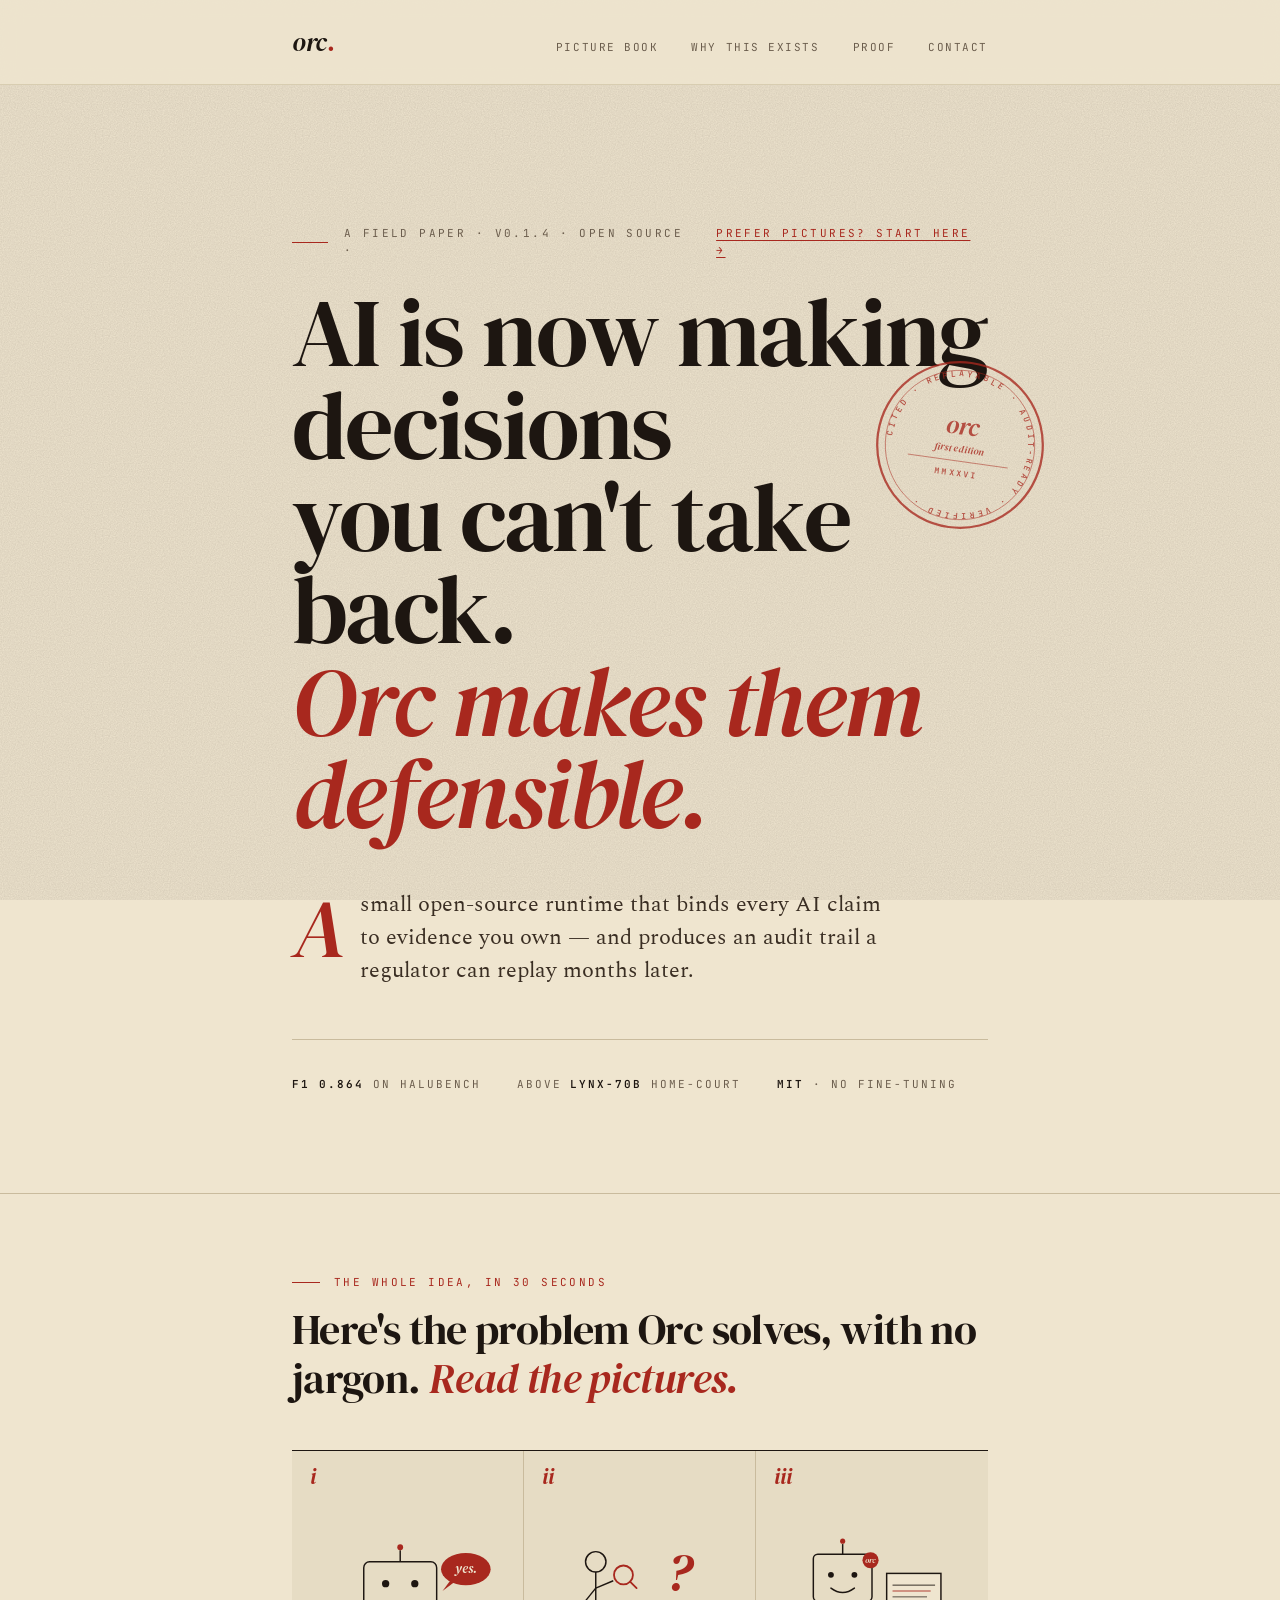
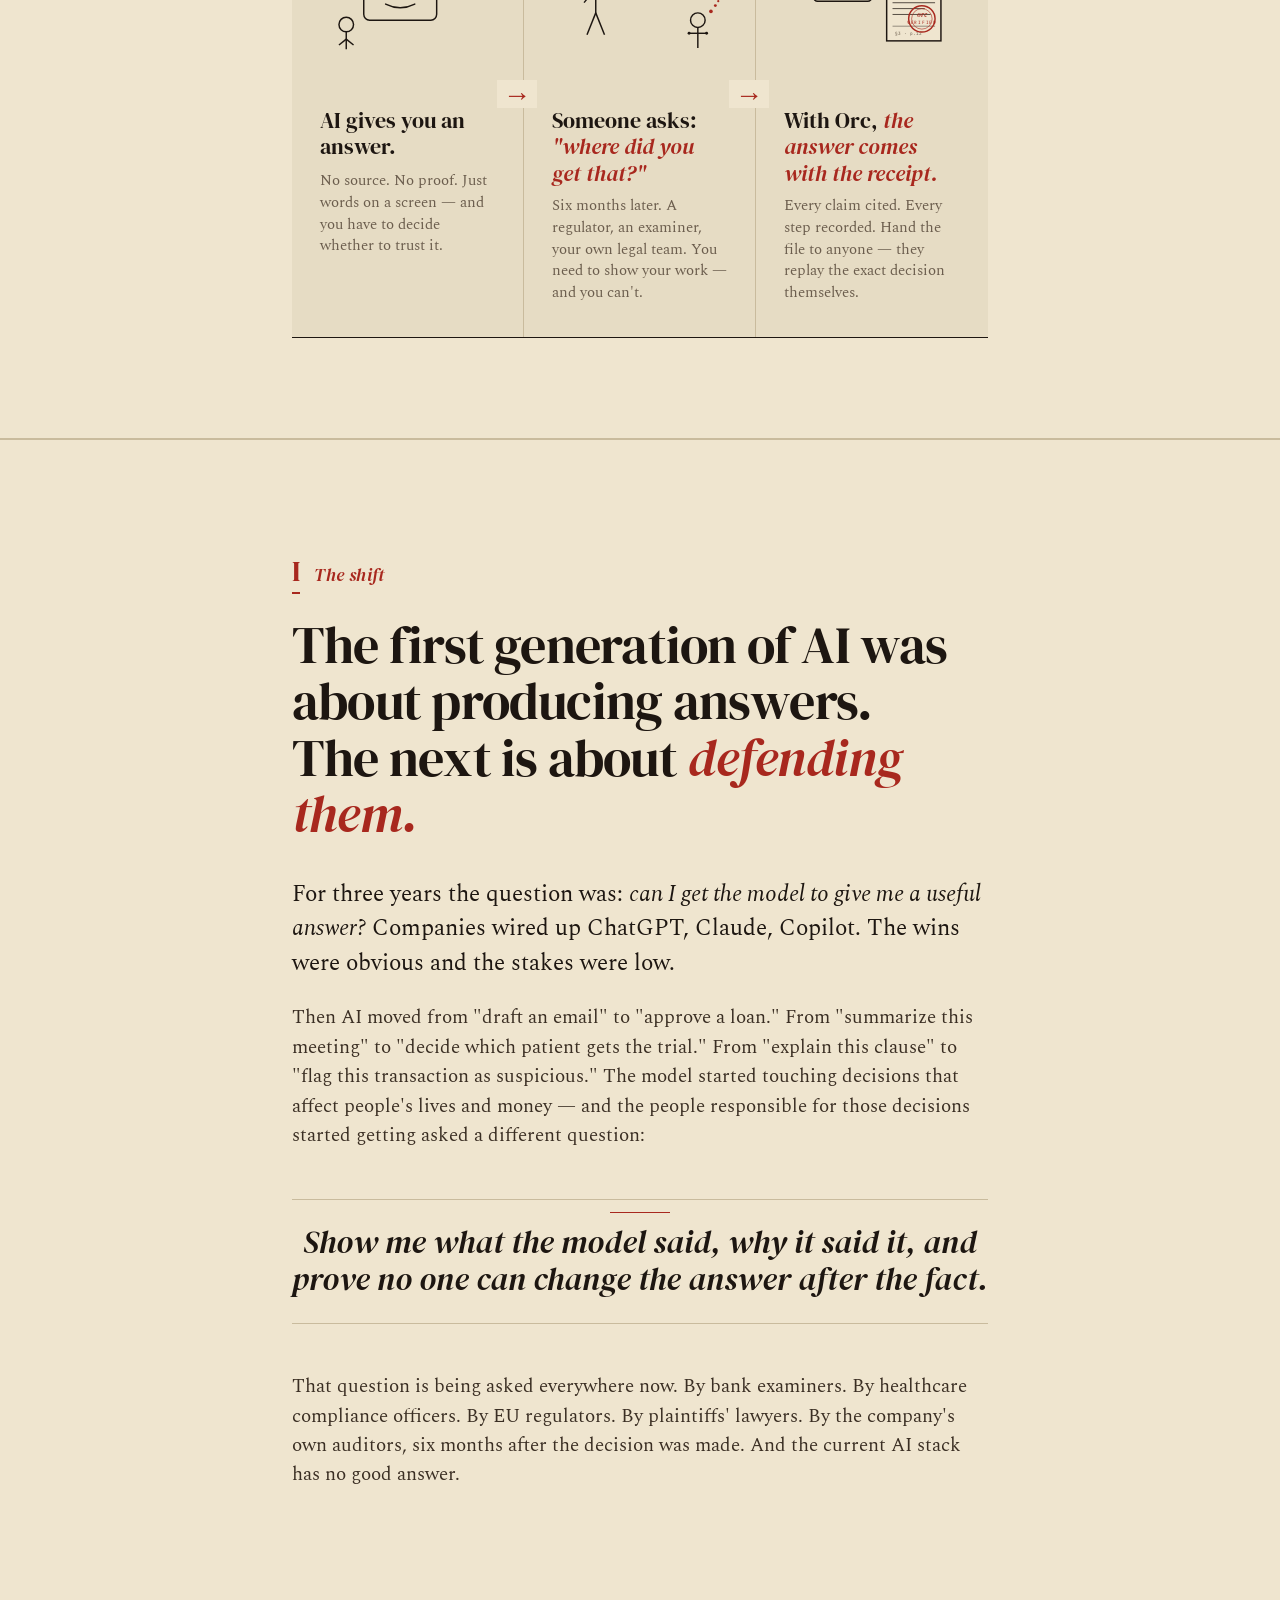
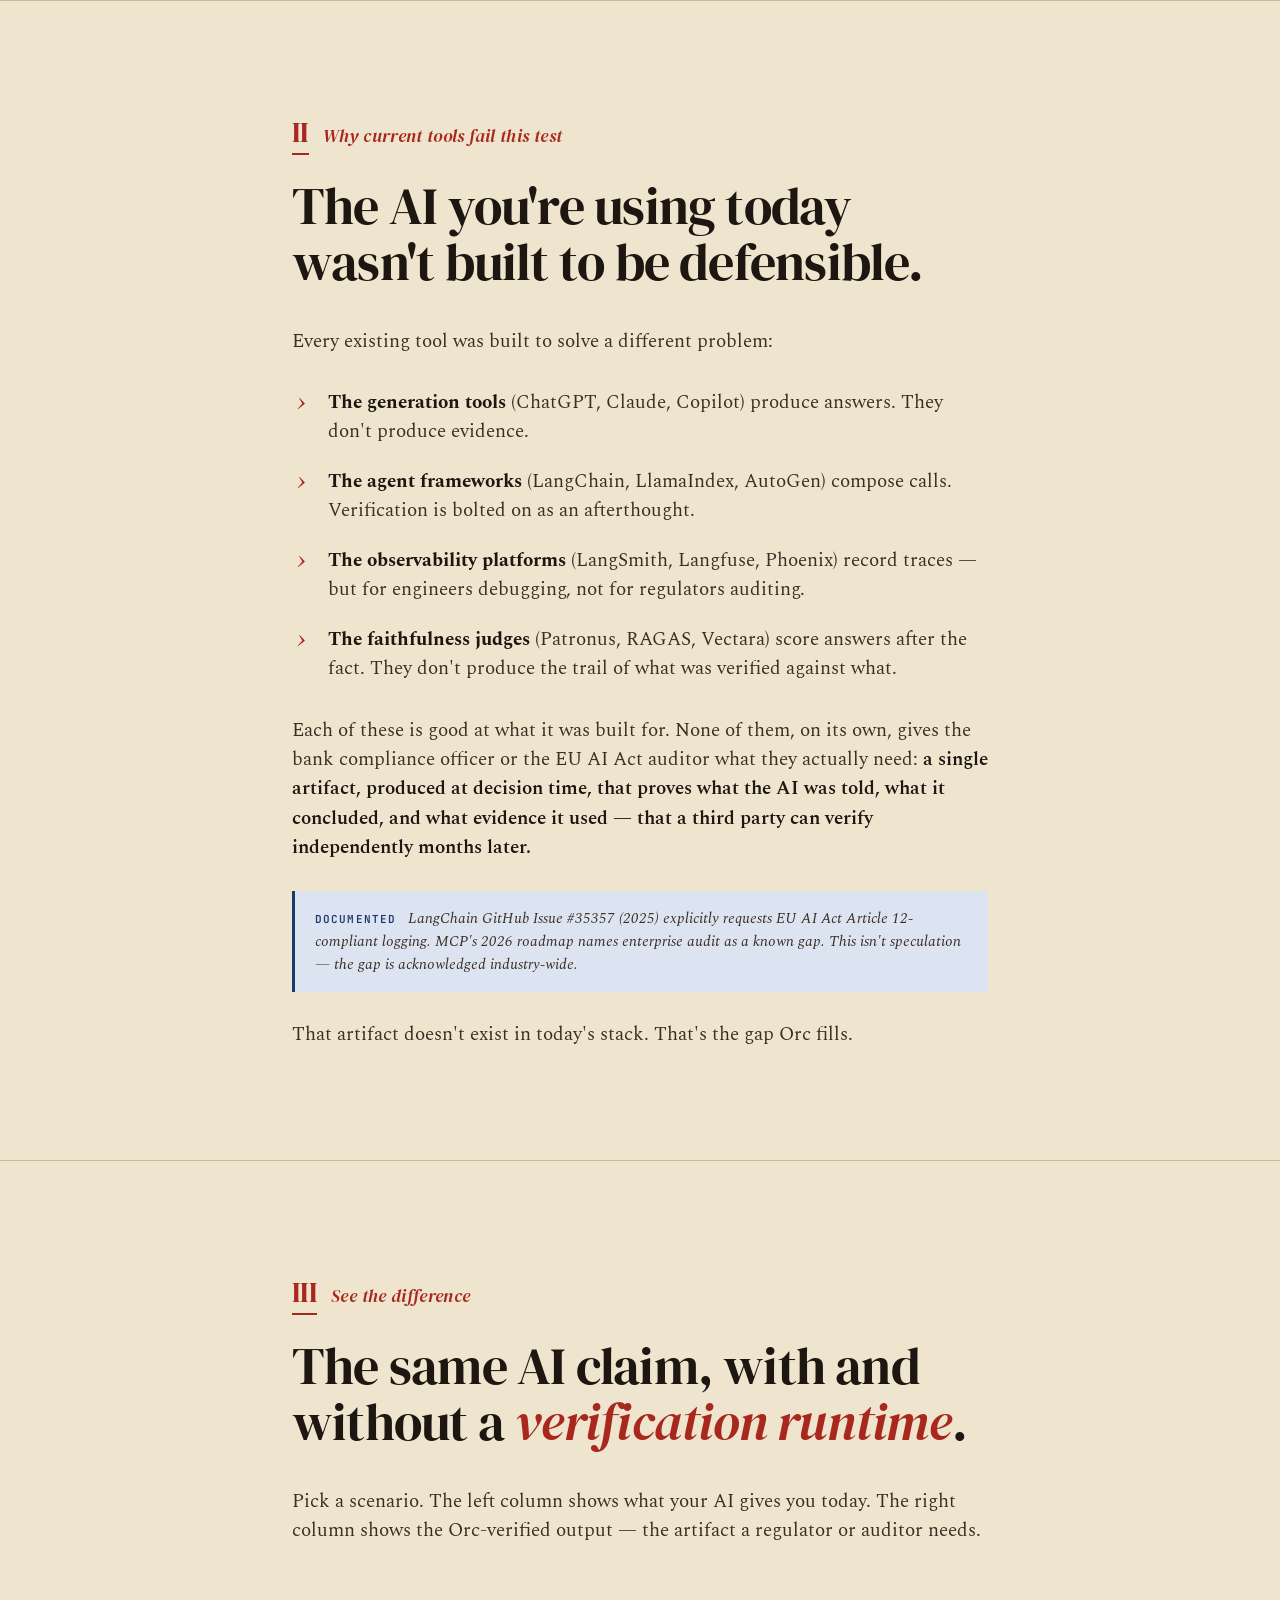
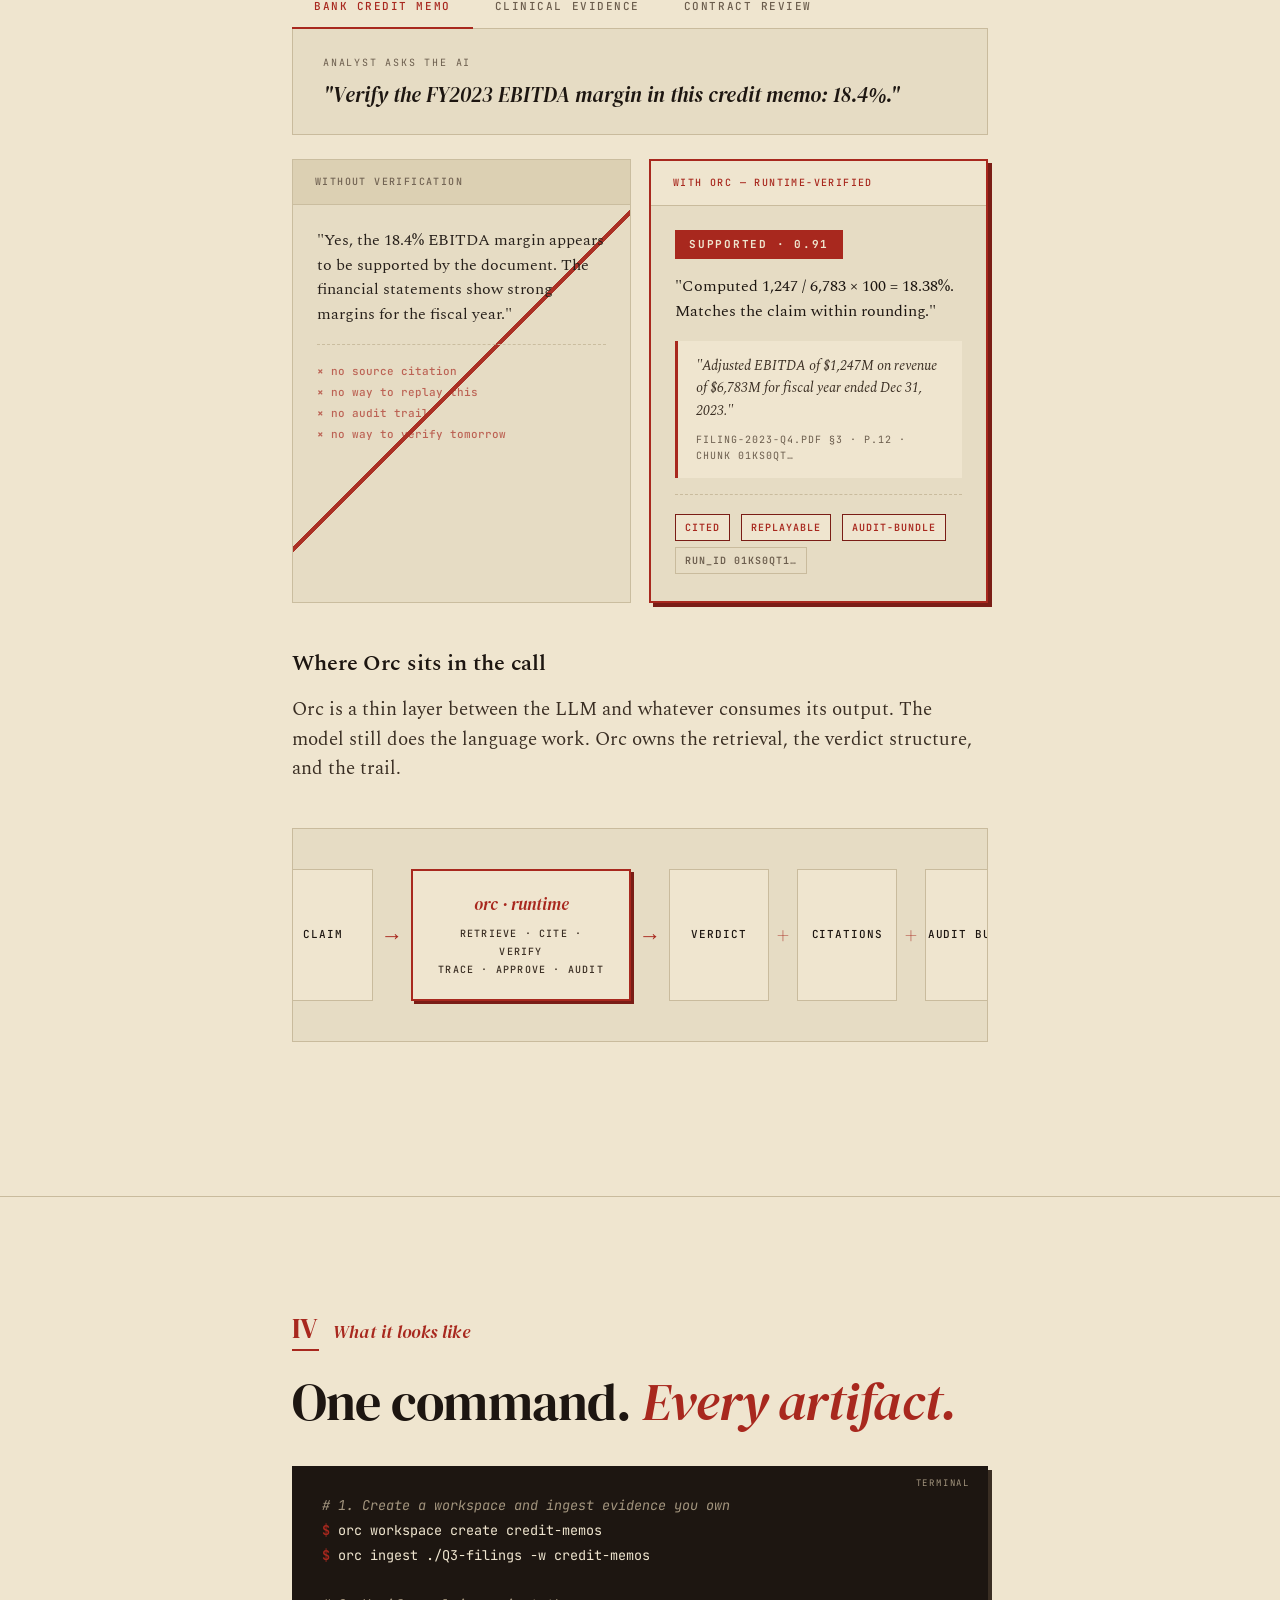
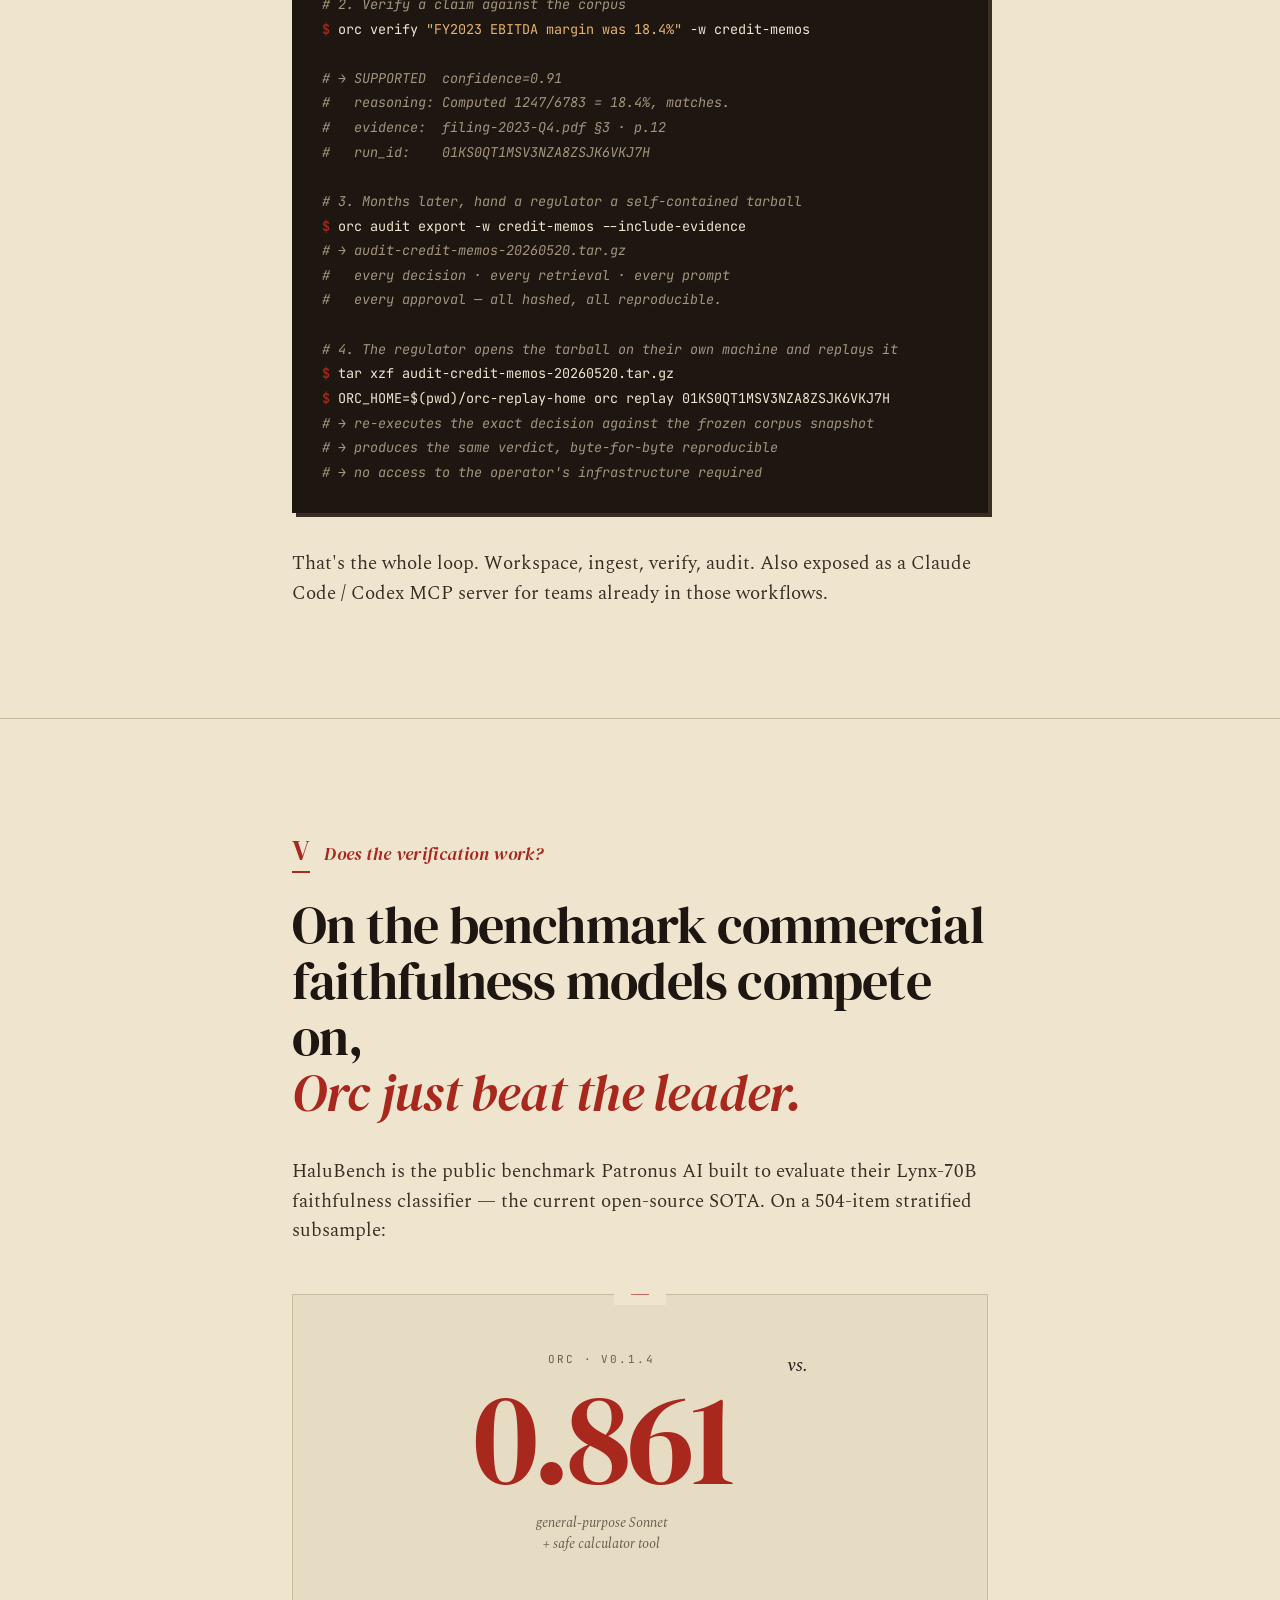
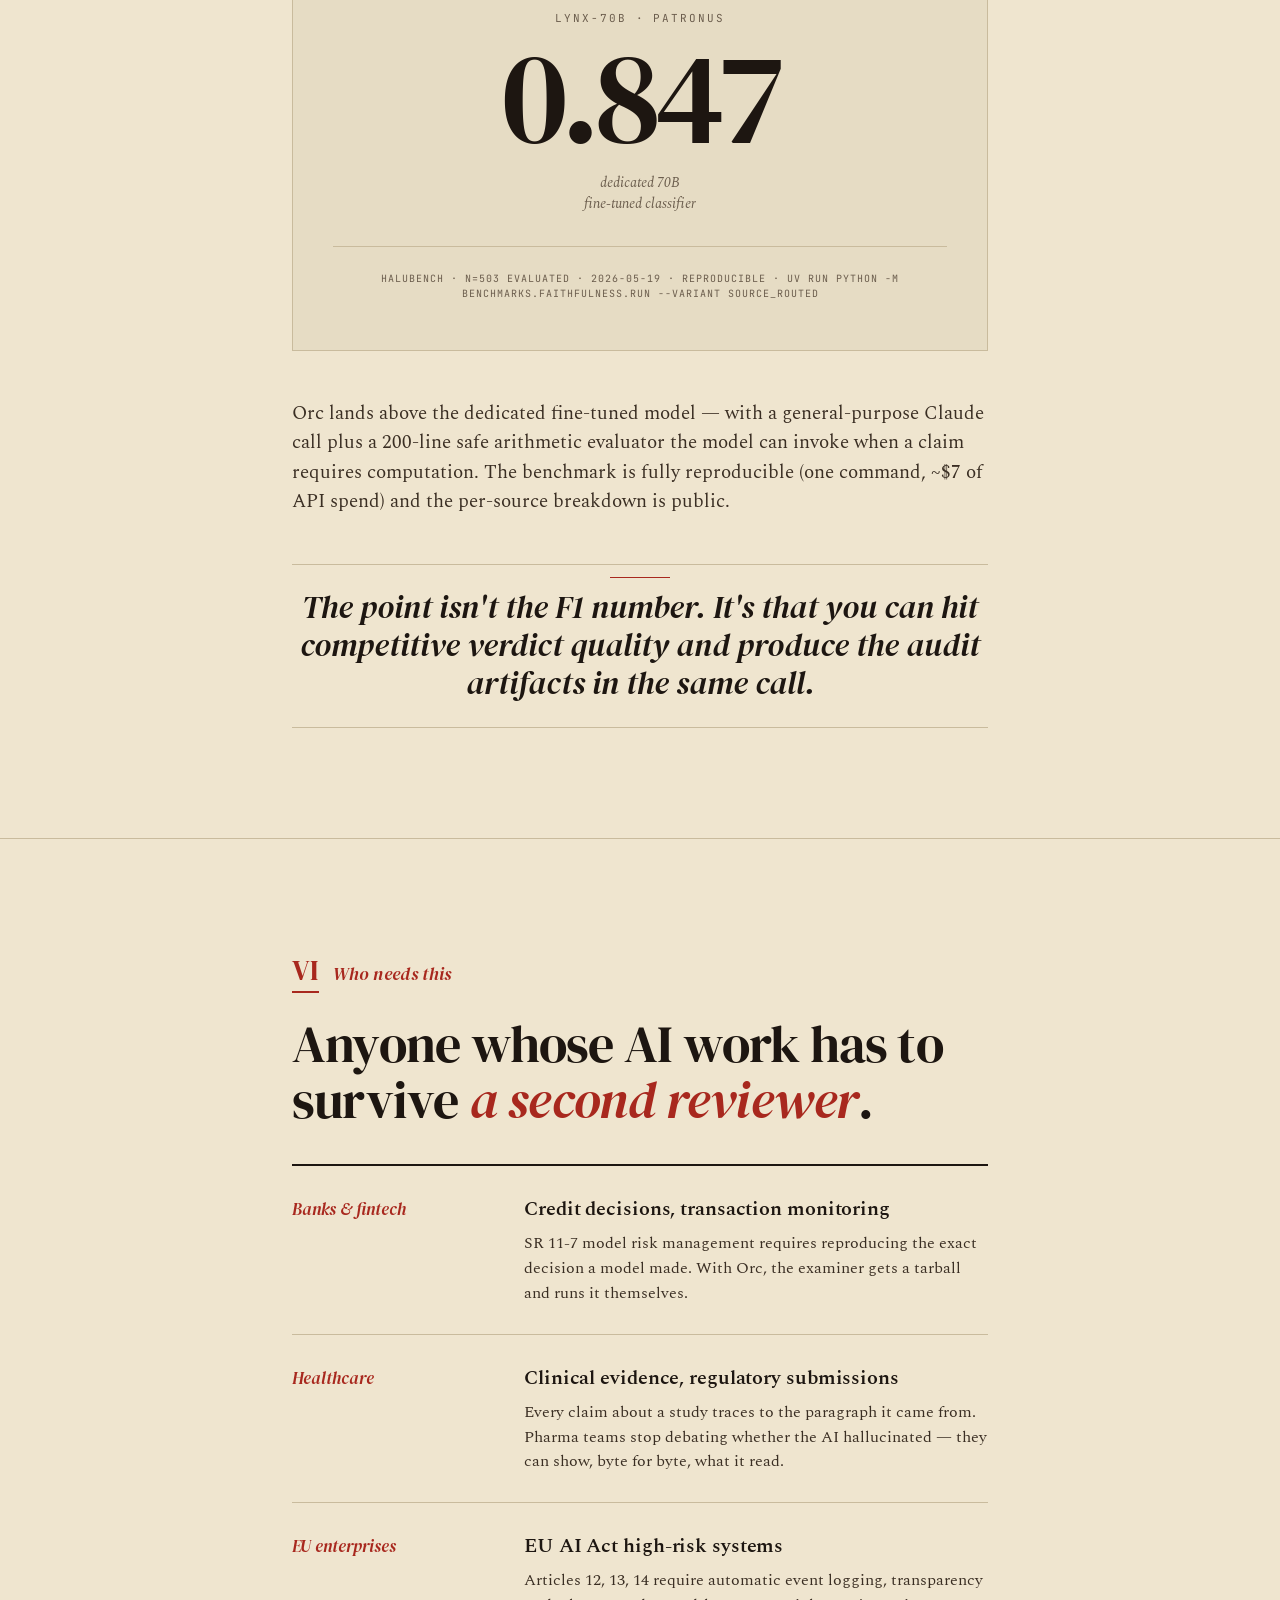
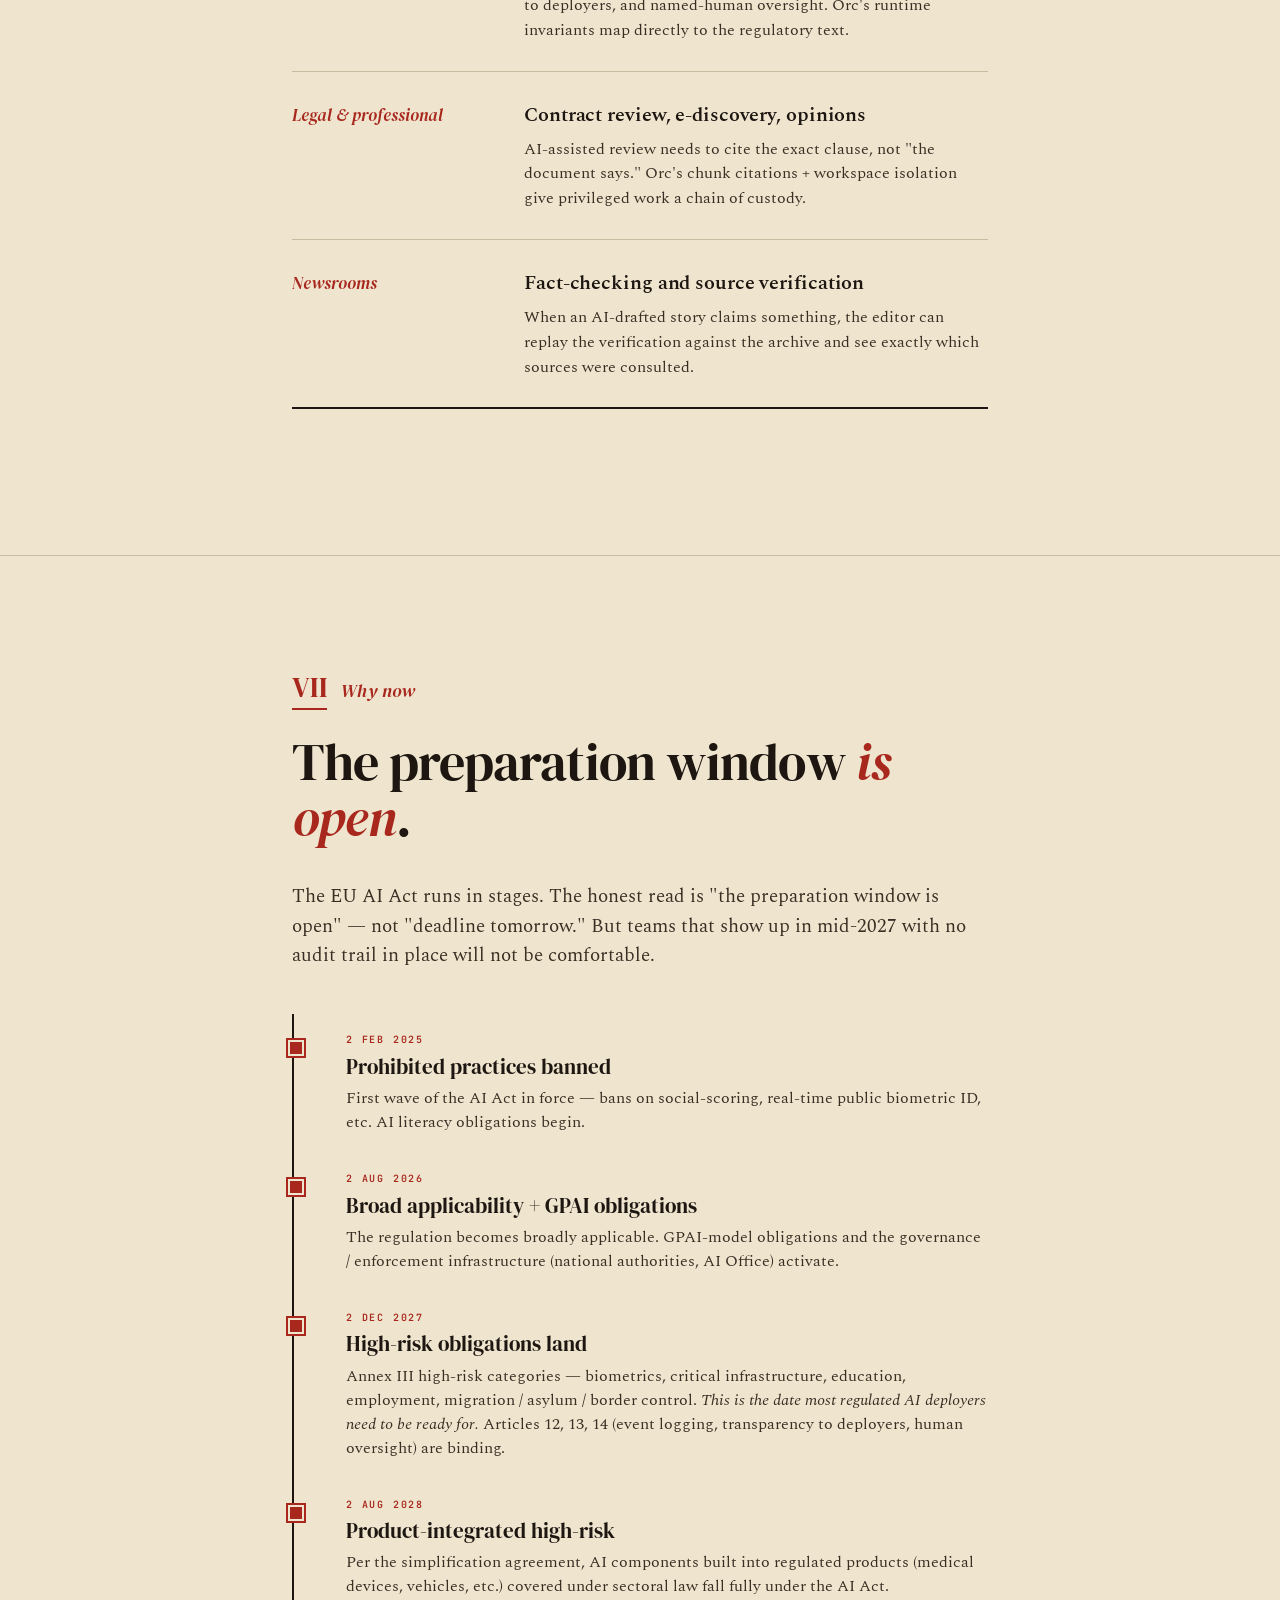
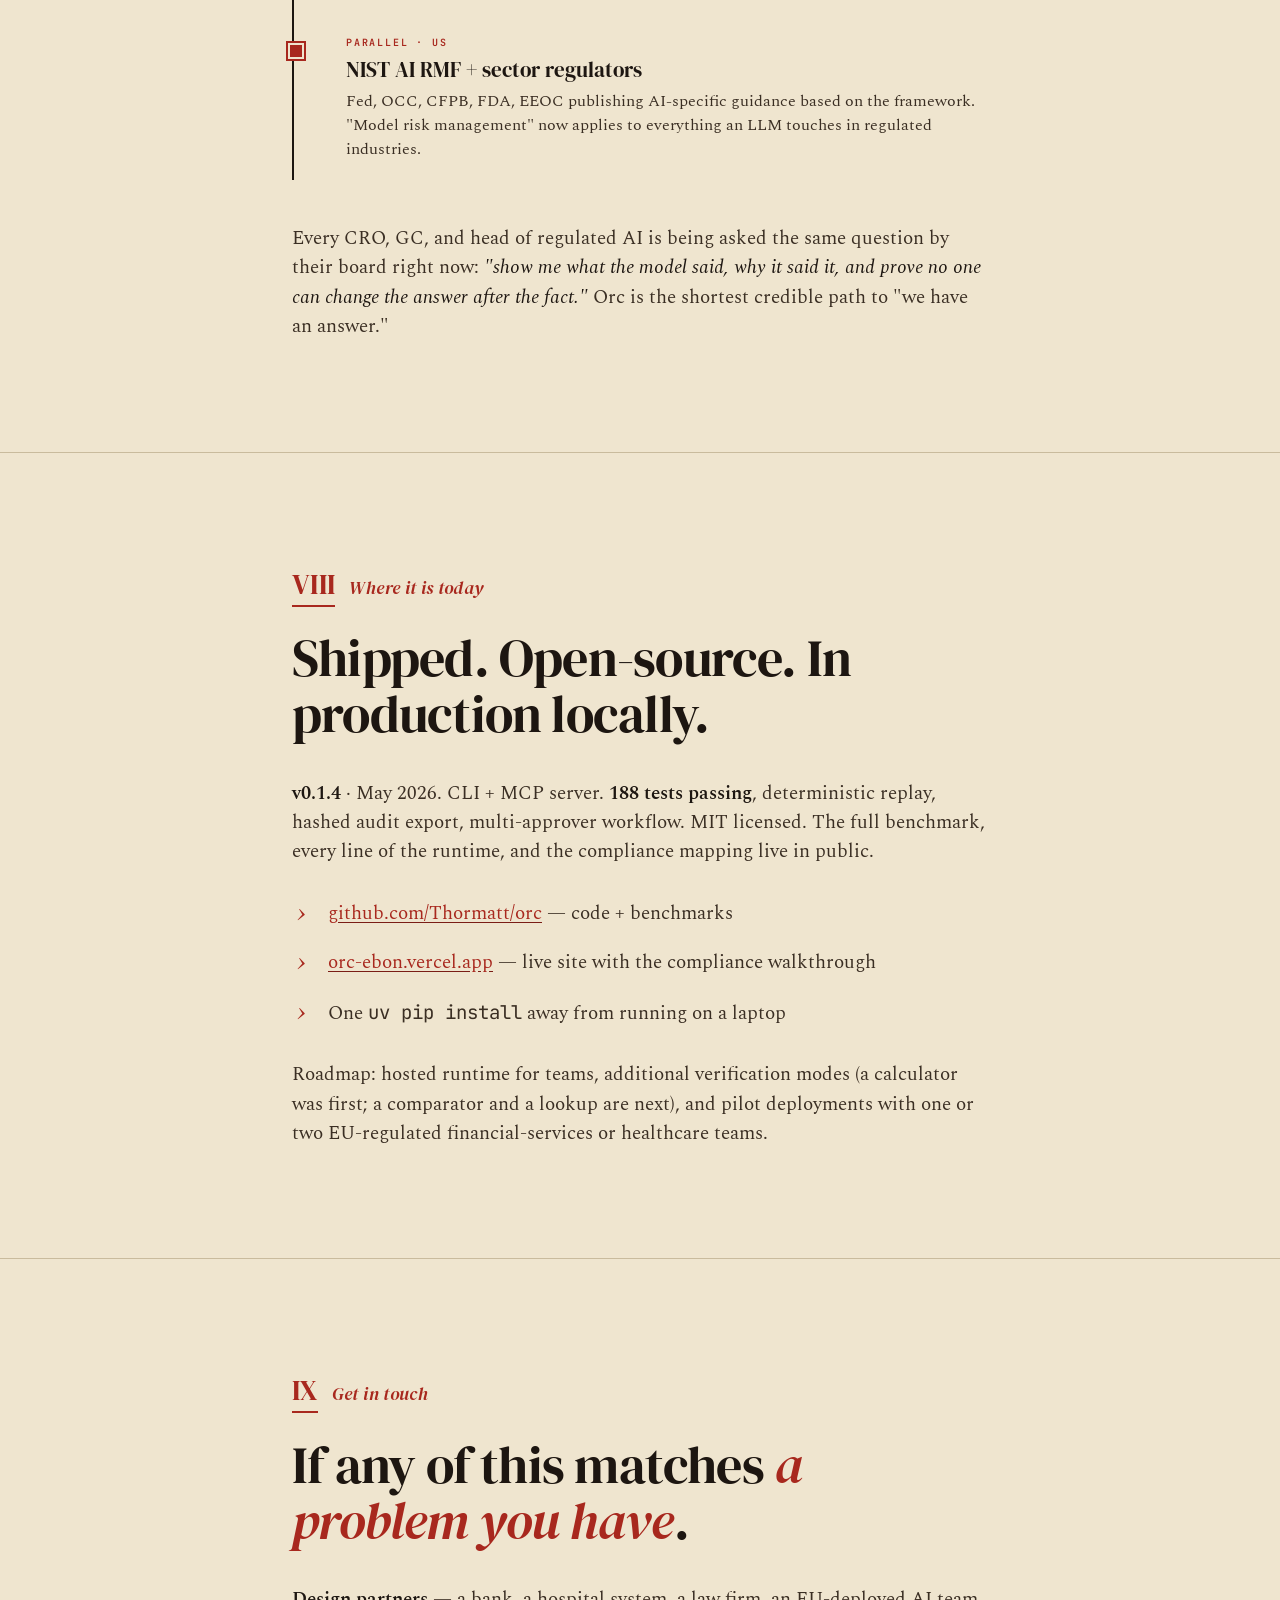
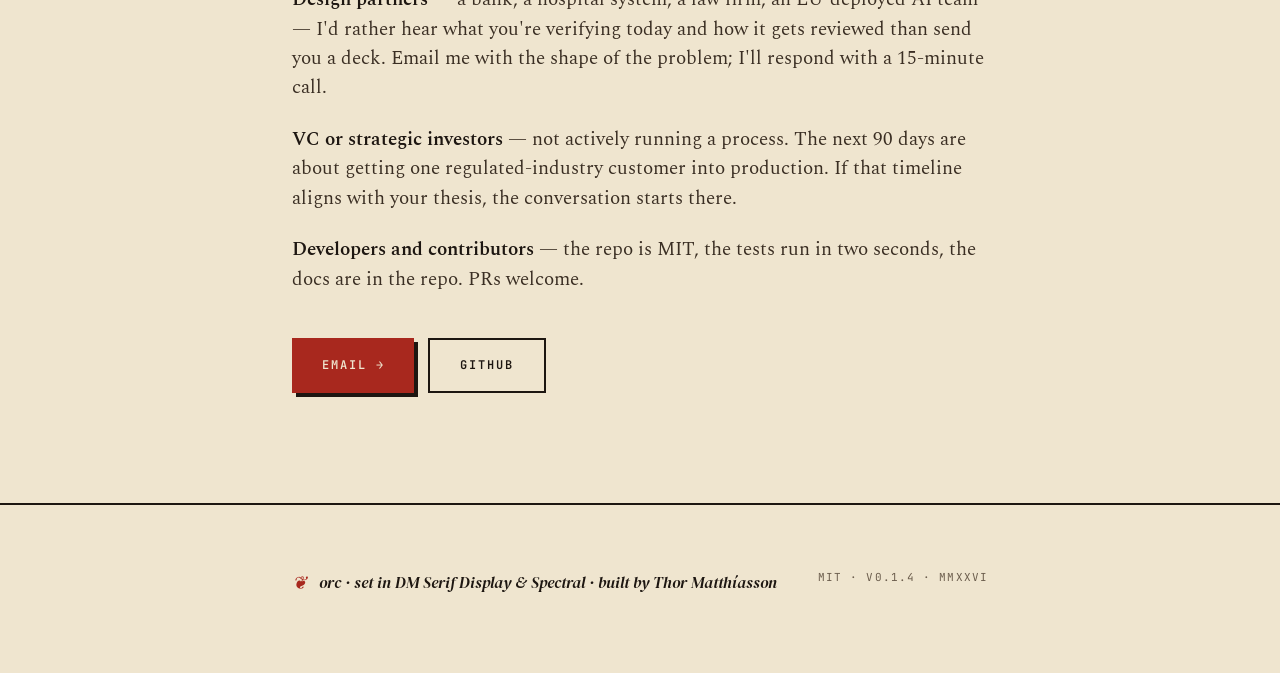
<file: docs/pitch/orc-vc-pitch.html>
<!DOCTYPE html>
<html lang="en">
<head>
<meta charset="UTF-8" />
<meta name="viewport" content="width=device-width, initial-scale=1.0" />
<title>Orc — make AI decisions defensible</title>
<meta name="description" content="The verification runtime for AI that has to be defensible. F1 0.864 on HaluBench, above Lynx-70B home-court. Open source." />

<link rel="preconnect" href="https://fonts.googleapis.com" />
<link rel="preconnect" href="https://fonts.gstatic.com" crossorigin />
<link href="https://fonts.googleapis.com/css2?family=DM+Serif+Display:ital@0;1&family=Spectral:ital,wght@0,300;0,400;0,500;0,600;0,700;1,400;1,600&family=JetBrains+Mono:wght@400;500;600&display=swap" rel="stylesheet" />

<style>
  :root {
    --paper:      #efe5cf;
    --paper-2:    #e6dcc4;
    --paper-3:    #dccfb2;
    --ink:        #1d1611;
    --ink-2:      #3a2e23;
    --ink-mute:   #6b5d4d;
    --ink-faint:  #a3957e;
    --crimson:    #a8281e;
    --crimson-dk: #7a1d16;
    --cobalt:     #1b3a6b;
    --cobalt-tint:#dde4f1;
    --rule:       #c9bb9d;
    --rule-soft:  #d8cdb1;
  }
  * { box-sizing: border-box; margin: 0; padding: 0; }
  html { scroll-behavior: smooth; }
  body {
    background: var(--paper);
    color: var(--ink);
    font-family: 'Spectral', Georgia, serif;
    font-size: 19px;
    line-height: 1.55;
    font-weight: 400;
    -webkit-font-smoothing: antialiased;
    text-rendering: optimizeLegibility;
    /* paper-grain SVG */
    background-image:
      url("data:image/svg+xml,%3Csvg xmlns='http://www.w3.org/2000/svg' width='200' height='200'%3E%3Cfilter id='n'%3E%3CfeTurbulence type='fractalNoise' baseFrequency='0.85' numOctaves='2' stitchTiles='stitch'/%3E%3CfeColorMatrix values='0 0 0 0 0.11 0 0 0 0 0.085 0 0 0 0 0.065 0 0 0 0.18 0'/%3E%3C/filter%3E%3Crect width='100%25' height='100%25' filter='url(%23n)'/%3E%3C/svg%3E");
    background-attachment: fixed;
  }

  .mono { font-family: 'JetBrains Mono', ui-monospace, monospace; font-feature-settings: 'ss01' 1, 'cv02' 1; }
  .display { font-family: 'DM Serif Display', Georgia, serif; }
  .serif { font-family: 'Spectral', Georgia, serif; }

  .container {
    max-width: 760px;
    margin: 0 auto;
    padding: 0 32px;
    position: relative;
    z-index: 1;
  }

  /* === NAV === */
  nav {
    padding: 22px 0;
    position: sticky;
    top: 0;
    background: rgba(239, 229, 207, 0.85);
    backdrop-filter: blur(10px);
    -webkit-backdrop-filter: blur(10px);
    z-index: 100;
    border-bottom: 1px solid var(--rule-soft);
  }
  nav .container { display: flex; justify-content: space-between; align-items: baseline; }
  .brand {
    font-family: 'DM Serif Display', serif;
    font-style: italic;
    font-size: 26px;
    color: var(--ink);
    letter-spacing: -0.01em;
  }
  .brand::after {
    content: ".";
    color: var(--crimson);
    font-style: normal;
  }
  .nav-links a {
    font-family: 'JetBrains Mono', monospace;
    color: var(--ink-mute);
    text-decoration: none;
    font-size: 11px;
    text-transform: uppercase;
    letter-spacing: 0.14em;
    margin-left: 28px;
    transition: color 0.2s;
  }
  .nav-links a:hover { color: var(--crimson); }

  /* === HERO === */
  .hero {
    padding: 140px 0 100px;
    position: relative;
    border-bottom: 1px solid var(--rule);
  }
  .hero-meta-top {
    font-family: 'JetBrains Mono', monospace;
    font-size: 11px;
    color: var(--ink-mute);
    letter-spacing: 0.22em;
    text-transform: uppercase;
    margin-bottom: 28px;
    display: flex;
    align-items: center;
    gap: 16px;
  }
  .hero-meta-top::before {
    content: "";
    width: 36px;
    height: 1px;
    background: var(--crimson);
  }
  h1.hero-title {
    font-family: 'DM Serif Display', Georgia, serif;
    font-size: clamp(54px, 9vw, 96px);
    font-weight: 400;
    line-height: 0.96;
    letter-spacing: -0.02em;
    margin-bottom: 48px;
    color: var(--ink);
  }
  h1.hero-title em {
    font-style: italic;
    color: var(--crimson);
  }
  h1.hero-title .break { display: block; }

  .hero .lede {
    font-size: 22px;
    line-height: 1.5;
    color: var(--ink-2);
    max-width: 600px;
    margin-bottom: 52px;
    font-weight: 400;
  }
  .hero .lede .dropcap {
    float: left;
    font-family: 'DM Serif Display', serif;
    font-size: 82px;
    line-height: 0.82;
    color: var(--crimson);
    padding: 6px 14px 0 0;
    font-style: italic;
  }

  .hero-meta {
    display: flex;
    gap: 36px;
    font-family: 'JetBrains Mono', monospace;
    font-size: 11px;
    text-transform: uppercase;
    letter-spacing: 0.18em;
    color: var(--ink-mute);
    padding-top: 36px;
    border-top: 1px solid var(--rule);
    flex-wrap: wrap;
  }
  .hero-meta span strong { color: var(--ink); font-weight: 600; }

  /* First-edition seal in corner */
  .seal {
    position: absolute;
    top: 130px;
    right: -30px;
    width: 180px;
    height: 180px;
    pointer-events: none;
    opacity: 0.78;
    transform: rotate(8deg);
  }
  .seal svg { width: 100%; height: 100%; }
  @media (max-width: 940px) { .seal { display: none; } }

  /* === SECTIONS === */
  section { padding: 110px 0; position: relative; }
  section + section { border-top: 1px solid var(--rule); }

  /* === ELI5 PANELS === */
  .eli5 {
    padding: 80px 0 100px;
    border-bottom: 1px solid var(--rule);
  }
  .eli5 .super {
    font-family: 'JetBrains Mono', monospace;
    font-size: 11px;
    color: var(--crimson);
    letter-spacing: 0.22em;
    text-transform: uppercase;
    margin-bottom: 14px;
    display: flex;
    align-items: center;
    gap: 14px;
  }
  .eli5 .super::before {
    content: "";
    width: 28px;
    height: 1px;
    background: var(--crimson);
  }
  .eli5 h2.eli5-title {
    font-family: 'DM Serif Display', serif;
    font-size: clamp(30px, 4vw, 42px);
    line-height: 1.15;
    margin-bottom: 48px;
    color: var(--ink);
    font-weight: 400;
  }
  .eli5 h2.eli5-title em {
    font-style: italic;
    color: var(--crimson);
  }
  .panels {
    display: grid;
    grid-template-columns: repeat(3, 1fr);
    gap: 0;
    border-top: 1px solid var(--ink);
    border-bottom: 1px solid var(--ink);
  }
  .panel {
    padding: 36px 28px 32px;
    border-right: 1px solid var(--rule);
    position: relative;
    background: var(--paper-2);
  }
  .panel:last-child { border-right: none; }
  .panel-no {
    position: absolute;
    top: 14px;
    left: 18px;
    font-family: 'DM Serif Display', serif;
    font-style: italic;
    font-size: 22px;
    color: var(--crimson);
    line-height: 1;
  }
  .panel-art {
    width: 100%;
    height: 180px;
    margin: 14px 0 26px;
    display: flex;
    align-items: center;
    justify-content: center;
  }
  .panel-art svg { width: 100%; height: 100%; max-width: 220px; }
  .panel-caption {
    font-family: 'DM Serif Display', serif;
    font-size: 22px;
    line-height: 1.2;
    color: var(--ink);
    margin-bottom: 10px;
    min-height: 54px;
  }
  .panel-caption em { font-style: italic; color: var(--crimson); }
  .panel-sub {
    font-family: 'Spectral', serif;
    font-size: 14.5px;
    color: var(--ink-mute);
    line-height: 1.5;
  }
  .panel-connector {
    position: absolute;
    top: 50%;
    right: -14px;
    transform: translateY(-50%);
    background: var(--paper);
    color: var(--crimson);
    font-family: 'DM Serif Display', serif;
    font-size: 28px;
    padding: 0 6px;
    z-index: 2;
    line-height: 1;
  }
  .panel:last-child .panel-connector { display: none; }

  /* SVG animations — line art elements that loop gently */
  @keyframes bubble-pop {
    0%, 80%, 100% { opacity: 1; transform: scale(1); }
    40% { opacity: 1; transform: scale(1.05); }
  }
  @keyframes shake-side {
    0%, 100% { transform: rotate(0deg); }
    20% { transform: rotate(-4deg); }
    50% { transform: rotate(4deg); }
    80% { transform: rotate(-3deg); }
  }
  @keyframes bob-up {
    0%, 100% { transform: translateY(0); }
    50% { transform: translateY(-6px); }
  }
  @keyframes stamp-land {
    0%, 100% { transform: translate(0,0) scale(1); opacity: 0.95; }
    30% { transform: translate(0,-30px) scale(1.4); opacity: 0; }
    50% { transform: translate(0,-30px) scale(1.4); opacity: 0; }
    65% { transform: translate(0,0) scale(1.15); opacity: 1; }
    75% { transform: translate(0,0) scale(0.92); opacity: 1; }
    85% { transform: translate(0,0) scale(1); opacity: 1; }
  }
  @keyframes paper-slide {
    0% { transform: translateX(-8px); opacity: 0; }
    20% { opacity: 1; }
    100% { transform: translateX(0); opacity: 1; }
  }
  @keyframes eyes-blink {
    0%, 90%, 100% { transform: scaleY(1); }
    95% { transform: scaleY(0.1); }
  }
  @keyframes pulse-faint {
    0%, 100% { opacity: 0.4; }
    50% { opacity: 1; }
  }
  @keyframes shrug {
    0%, 100% { transform: translateY(0); }
    50% { transform: translateY(2px); }
  }

  .svg-bubble { animation: bubble-pop 3s ease-in-out infinite; transform-origin: center; }
  .svg-shake { animation: shake-side 2.4s ease-in-out infinite; transform-origin: 50% 100%; }
  .svg-bob { animation: bob-up 2.2s ease-in-out infinite; transform-origin: center; }
  .svg-stamp { animation: stamp-land 3.2s ease-in-out infinite; transform-origin: center; }
  .svg-paper { animation: paper-slide 3s ease-out infinite; }
  .svg-eyes { animation: eyes-blink 4s ease-in-out infinite; transform-origin: center; }
  .svg-pulse { animation: pulse-faint 2s ease-in-out infinite; }
  .svg-shrug { animation: shrug 2.6s ease-in-out infinite; transform-origin: center; }

  @media (max-width: 740px) {
    .panels { grid-template-columns: 1fr; border-bottom: 1px solid var(--ink); }
    .panel { border-right: none; border-bottom: 1px solid var(--rule); padding: 32px 24px; }
    .panel:last-child { border-bottom: none; }
    .panel-connector {
      top: auto; right: 50%; bottom: -14px;
      transform: translateX(50%) rotate(90deg);
    }
    .panel-art { height: 150px; }
  }

  .section-no {
    font-family: 'DM Serif Display', serif;
    font-style: italic;
    font-size: 18px;
    color: var(--crimson);
    margin-bottom: 24px;
    letter-spacing: 0.02em;
  }
  .section-no .roman {
    font-family: 'DM Serif Display', serif;
    font-size: 28px;
    font-style: normal;
    color: var(--crimson);
    margin-right: 14px;
    border-bottom: 2px solid var(--crimson);
    padding-bottom: 2px;
  }

  h2 {
    font-family: 'DM Serif Display', Georgia, serif;
    font-size: clamp(34px, 5vw, 52px);
    font-weight: 400;
    letter-spacing: -0.015em;
    line-height: 1.08;
    margin-bottom: 36px;
    color: var(--ink);
  }
  h2 em {
    font-style: italic;
    color: var(--crimson);
  }
  h3 {
    font-family: 'Spectral', serif;
    font-size: 22px;
    font-weight: 600;
    margin-top: 44px;
    margin-bottom: 14px;
    color: var(--ink);
    letter-spacing: -0.005em;
  }
  p {
    margin-bottom: 22px;
    color: var(--ink-2);
  }
  p:last-child { margin-bottom: 0; }
  p strong { color: var(--ink); font-weight: 600; }
  p em { color: var(--ink); font-style: italic; }
  p.large {
    font-size: 23px;
    line-height: 1.5;
    color: var(--ink);
  }

  /* Pull-quote — magazine style */
  .pull {
    font-family: 'DM Serif Display', serif;
    font-size: 32px;
    line-height: 1.18;
    color: var(--ink);
    font-weight: 400;
    margin: 48px 0;
    text-align: center;
    padding: 24px 0;
    border-top: 1px solid var(--rule);
    border-bottom: 1px solid var(--rule);
    position: relative;
    font-style: italic;
  }
  .pull::before {
    content: "";
    position: absolute;
    top: 12px;
    left: 50%;
    transform: translateX(-50%);
    width: 60px;
    height: 1px;
    background: var(--crimson);
  }

  /* Marginalia */
  .margin-note {
    background: var(--cobalt-tint);
    border-left: 3px solid var(--cobalt);
    padding: 16px 20px;
    margin: 28px 0;
    font-family: 'Spectral', serif;
    font-size: 15px;
    color: var(--ink-2);
    line-height: 1.55;
    font-style: italic;
  }
  .margin-note .tag {
    color: var(--cobalt);
    font-weight: 600;
    margin-right: 8px;
    font-family: 'JetBrains Mono', monospace;
    font-size: 11px;
    text-transform: uppercase;
    letter-spacing: 0.1em;
    font-style: normal;
  }

  /* Bullet lists — bookish */
  ul.styled {
    list-style: none;
    margin: 32px 0;
    padding: 0;
  }
  ul.styled li {
    color: var(--ink-2);
    margin-bottom: 20px;
    padding-left: 36px;
    position: relative;
    line-height: 1.55;
  }
  ul.styled li::before {
    content: "›";
    font-family: 'DM Serif Display', serif;
    color: var(--crimson);
    position: absolute;
    left: 4px;
    font-size: 26px;
    line-height: 1;
    top: 0;
    font-style: italic;
  }
  ul.styled li strong { color: var(--ink); }

  /* === HEADLINE METRIC — print-magazine pull === */
  .metric-block {
    margin: 48px 0;
    padding: 56px 40px 48px;
    background: var(--paper-2);
    border: 1px solid var(--rule);
    position: relative;
    text-align: center;
  }
  .metric-block::before {
    content: "—";
    position: absolute;
    top: -1px;
    left: 50%;
    transform: translateX(-50%);
    background: var(--paper);
    color: var(--crimson);
    padding: 0 16px;
    font-family: 'DM Serif Display', serif;
    font-size: 24px;
    line-height: 1;
    top: -14px;
  }

  .metric-block .compare-row {
    display: flex;
    justify-content: center;
    align-items: flex-start;
    gap: 56px;
    flex-wrap: wrap;
  }
  .metric-cell .label {
    font-family: 'JetBrains Mono', monospace;
    font-size: 11px;
    text-transform: uppercase;
    letter-spacing: 0.18em;
    color: var(--ink-mute);
    margin-bottom: 16px;
  }
  .metric-cell .numeral {
    font-family: 'DM Serif Display', serif;
    font-size: clamp(80px, 14vw, 130px);
    font-weight: 400;
    letter-spacing: -0.04em;
    line-height: 0.85;
    color: var(--ink);
    font-feature-settings: 'lnum' 1, 'tnum' 1;
  }
  .metric-cell.win .numeral { color: var(--crimson); }
  .metric-cell .caption {
    font-family: 'Spectral', serif;
    font-style: italic;
    font-size: 14px;
    color: var(--ink-mute);
    margin-top: 18px;
    line-height: 1.5;
  }
  .metric-cell .vs {
    font-family: 'DM Serif Display', serif;
    font-style: italic;
    color: var(--ink-faint);
    font-size: 20px;
    align-self: center;
    padding-top: 60px;
  }
  .metric-block .footnote {
    font-family: 'JetBrains Mono', monospace;
    font-size: 10px;
    color: var(--ink-mute);
    margin-top: 32px;
    padding-top: 24px;
    border-top: 1px solid var(--rule);
    letter-spacing: 0.1em;
    text-transform: uppercase;
  }

  /* === SCENARIO COMPARISON === */
  .scenario {
    margin: 40px 0;
  }
  .scenario-tabs {
    display: flex;
    gap: 0;
    border-bottom: 1px solid var(--rule);
  }
  .scenario-tab {
    background: transparent;
    border: none;
    color: var(--ink-mute);
    padding: 14px 22px;
    font-family: 'JetBrains Mono', monospace;
    font-size: 11px;
    text-transform: uppercase;
    letter-spacing: 0.14em;
    cursor: pointer;
    border-bottom: 2px solid transparent;
    transition: color 0.2s, border-color 0.2s;
    margin-bottom: -1px;
    font-weight: 500;
  }
  .scenario-tab:hover { color: var(--ink); }
  .scenario-tab.active {
    color: var(--crimson);
    border-bottom-color: var(--crimson);
  }
  .scenario-prompt {
    background: var(--paper-2);
    border: 1px solid var(--rule);
    border-top: none;
    padding: 26px 30px;
    margin-bottom: 24px;
  }
  .scenario-prompt .ask {
    font-family: 'JetBrains Mono', monospace;
    color: var(--ink-mute);
    font-size: 10px;
    text-transform: uppercase;
    letter-spacing: 0.18em;
    margin-bottom: 10px;
  }
  .scenario-prompt #prompt-text {
    font-family: 'DM Serif Display', serif;
    font-style: italic;
    font-size: 21px;
    color: var(--ink);
    line-height: 1.3;
  }
  .scenario-compare {
    display: grid;
    grid-template-columns: 1fr 1fr;
    gap: 18px;
  }
  .compare-col {
    background: var(--paper-2);
    border: 1px solid var(--rule);
    display: flex;
    flex-direction: column;
    position: relative;
  }
  .compare-col.bad {
    /* hand-drawn red strike-through diagonal */
    background-image: linear-gradient(135deg, transparent 49.6%, var(--crimson) 49.6%, var(--crimson) 50.4%, transparent 50.4%);
    background-size: 100% 100%;
    background-repeat: no-repeat;
    opacity: 0.95;
  }
  .compare-col.good { border-color: var(--crimson); border-width: 2px; box-shadow: 4px 4px 0 var(--crimson-dk); }
  .compare-header {
    padding: 14px 22px;
    font-family: 'JetBrains Mono', monospace;
    font-size: 10px;
    text-transform: uppercase;
    letter-spacing: 0.14em;
    border-bottom: 1px solid var(--rule);
    background: var(--paper-3);
    font-weight: 500;
  }
  .compare-col.bad .compare-header {
    color: var(--ink-mute);
  }
  .compare-col.good .compare-header {
    color: var(--crimson);
    background: var(--paper);
  }
  .compare-body {
    padding: 24px;
    font-size: 15px;
    line-height: 1.6;
    flex-grow: 1;
  }
  .compare-body .answer {
    color: var(--ink);
    margin-bottom: 16px;
    font-family: 'Spectral', serif;
    font-size: 15.5px;
  }
  .compare-body .meta-row {
    font-family: 'JetBrains Mono', monospace;
    font-size: 11px;
    margin-top: 16px;
    padding-top: 16px;
    border-top: 1px dashed var(--rule);
    line-height: 1.9;
  }
  .compare-body .meta-row .missing {
    color: var(--crimson);
    opacity: 0.7;
    display: block;
    font-weight: 500;
  }
  .compare-body .meta-row .missing::before {
    content: "× ";
    font-weight: 700;
  }
  .compare-body .tag {
    display: inline-block;
    background: var(--paper);
    border: 1px solid var(--crimson-dk);
    color: var(--crimson);
    padding: 3px 9px;
    margin: 3px 4px 3px 0;
    font-size: 10px;
    letter-spacing: 0.1em;
    text-transform: uppercase;
    font-weight: 600;
  }
  .compare-body .tag.muted {
    color: var(--ink-mute);
    border-color: var(--rule);
    background: transparent;
  }
  .compare-body .verdict {
    display: inline-block;
    background: var(--crimson);
    color: var(--paper);
    padding: 6px 14px;
    font-family: 'JetBrains Mono', monospace;
    font-size: 11px;
    margin-bottom: 16px;
    letter-spacing: 0.16em;
    font-weight: 700;
  }
  .source-quote {
    background: var(--paper);
    border-left: 3px solid var(--crimson);
    padding: 14px 18px;
    margin: 16px 0;
    font-family: 'Spectral', serif;
    font-style: italic;
    font-size: 14px;
    color: var(--ink-2);
    line-height: 1.6;
  }
  .source-quote .ref {
    display: block;
    margin-top: 10px;
    font-family: 'JetBrains Mono', monospace;
    font-style: normal;
    font-size: 10px;
    color: var(--ink-mute);
    letter-spacing: 0.1em;
    text-transform: uppercase;
  }

  /* === FLOW DIAGRAM === */
  .flow-diagram {
    margin: 44px 0;
    padding: 40px 26px;
    background: var(--paper-2);
    border: 1px solid var(--rule);
    overflow-x: auto;
  }
  .flow-row {
    display: flex;
    align-items: stretch;
    justify-content: center;
    gap: 8px;
    min-width: 660px;
  }
  .flow-node {
    background: var(--paper);
    border: 1px solid var(--rule);
    padding: 16px 18px;
    font-family: 'JetBrains Mono', monospace;
    font-size: 11px;
    color: var(--ink);
    text-align: center;
    letter-spacing: 0.08em;
    text-transform: uppercase;
    display: flex;
    align-items: center;
    min-width: 100px;
    justify-content: center;
    font-weight: 500;
  }
  .flow-node.orc {
    border-color: var(--crimson);
    border-width: 2px;
    background: var(--paper);
    color: var(--crimson);
    padding: 20px 24px;
    flex-direction: column;
    gap: 8px;
    min-width: 220px;
    box-shadow: 3px 3px 0 var(--crimson-dk);
  }
  .flow-node.orc .label {
    font-family: 'DM Serif Display', serif;
    font-style: italic;
    font-size: 17px;
    color: var(--crimson);
    letter-spacing: 0;
    font-weight: 400;
    text-transform: lowercase;
  }
  .flow-node.orc .sub {
    color: var(--ink-2);
    font-size: 10px;
    letter-spacing: 0.12em;
    line-height: 1.8;
    text-align: center;
  }
  .flow-arrow {
    color: var(--crimson);
    font-size: 22px;
    flex-shrink: 0;
    align-self: center;
    font-family: 'DM Serif Display', serif;
  }

  /* === CODE === */
  pre {
    background: var(--ink);
    color: var(--paper);
    border-radius: 0;
    padding: 28px 30px;
    overflow-x: auto;
    margin: 36px 0;
    font-size: 13.5px;
    line-height: 1.75;
    position: relative;
    box-shadow: 4px 4px 0 var(--ink-2);
  }
  pre::before {
    content: "TERMINAL";
    position: absolute;
    top: 10px;
    right: 18px;
    font-family: 'JetBrains Mono', monospace;
    font-size: 9px;
    color: var(--ink-faint);
    letter-spacing: 0.2em;
  }
  pre code { color: var(--paper); font-family: 'JetBrains Mono', monospace; }
  .c { color: var(--ink-faint); font-style: italic; }
  .s { color: #e8b46a; }
  .k { color: var(--crimson); font-weight: 600; }

  /* === USE-CASE LIST — bibliographic === */
  .usecases {
    margin: 36px 0;
    border-top: 2px solid var(--ink);
  }
  .usecase {
    padding: 28px 0;
    border-bottom: 1px solid var(--rule);
    display: grid;
    grid-template-columns: 200px 1fr;
    gap: 32px;
    align-items: baseline;
  }
  .usecase:last-child { border-bottom: 2px solid var(--ink); }
  .usecase .who {
    font-family: 'DM Serif Display', serif;
    font-style: italic;
    color: var(--crimson);
    font-size: 17px;
    line-height: 1.3;
  }
  .usecase h3 { margin: 0 0 6px 0; font-size: 20px; font-weight: 600; }
  .usecase p { font-size: 16px; margin: 0; line-height: 1.55; }
  @media (max-width: 640px) {
    .usecase { grid-template-columns: 1fr; gap: 8px; }
    .usecase .who { font-size: 15px; }
  }

  /* === TIMELINE — film/tape-style === */
  .timeline {
    margin: 44px 0;
    padding-left: 28px;
    border-left: 2px solid var(--ink);
    position: relative;
  }
  .timeline-item {
    padding: 18px 0 18px 24px;
    position: relative;
  }
  .timeline-item::before {
    content: "";
    position: absolute;
    left: -34px;
    top: 26px;
    width: 12px;
    height: 12px;
    background: var(--crimson);
    border: 2px solid var(--paper);
    box-shadow: 0 0 0 2px var(--crimson);
  }
  .timeline-date {
    font-family: 'JetBrains Mono', monospace;
    font-size: 10px;
    color: var(--crimson);
    text-transform: uppercase;
    letter-spacing: 0.18em;
    margin-bottom: 6px;
    font-weight: 600;
  }
  .timeline-headline {
    font-family: 'DM Serif Display', serif;
    font-size: 21px;
    color: var(--ink);
    margin-bottom: 8px;
    line-height: 1.2;
  }
  .timeline-body {
    font-size: 15.5px;
    color: var(--ink-2);
    line-height: 1.55;
  }

  /* === CTA === */
  .cta-row { display: flex; gap: 14px; flex-wrap: wrap; margin-top: 44px; }
  .btn {
    display: inline-flex;
    align-items: center;
    padding: 16px 30px;
    font-family: 'JetBrains Mono', monospace;
    font-size: 12px;
    text-decoration: none;
    font-weight: 600;
    text-transform: uppercase;
    letter-spacing: 0.16em;
    transition: all 0.2s;
  }
  .btn-primary {
    background: var(--crimson);
    color: var(--paper);
    box-shadow: 4px 4px 0 var(--ink);
  }
  .btn-primary:hover {
    background: var(--ink);
    transform: translate(-2px, -2px);
    box-shadow: 6px 6px 0 var(--crimson);
  }
  .btn-secondary {
    border: 2px solid var(--ink);
    color: var(--ink);
  }
  .btn-secondary:hover {
    background: var(--ink);
    color: var(--paper);
  }

  a { color: var(--crimson); text-decoration-color: var(--crimson-dk); text-underline-offset: 3px; }
  a:hover { color: var(--cobalt); }

  /* === FOOTER === */
  footer {
    padding: 64px 0 100px;
    border-top: 2px solid var(--ink);
    font-family: 'JetBrains Mono', monospace;
    font-size: 11px;
    color: var(--ink-mute);
    letter-spacing: 0.1em;
    text-transform: uppercase;
  }
  footer .container { display: flex; justify-content: space-between; flex-wrap: wrap; gap: 16px; }
  footer .colophon {
    display: inline-flex;
    align-items: center;
    gap: 12px;
    color: var(--ink);
    font-family: 'DM Serif Display', serif;
    font-style: italic;
    font-size: 16px;
    text-transform: none;
    letter-spacing: 0;
  }
  footer .colophon::before {
    content: "❦";
    color: var(--crimson);
    font-size: 18px;
  }

  /* Reveal */
  .reveal {
    opacity: 0;
    transform: translateY(20px);
    transition: opacity 1s ease, transform 1s ease;
  }
  .reveal.visible { opacity: 1; transform: none; }

  /* Mobile */
  @media (max-width: 640px) {
    body { font-size: 17px; }
    h1.hero-title { font-size: 46px; }
    .hero { padding: 100px 0 60px; }
    .scenario-compare { grid-template-columns: 1fr; }
    .scenario-tab { padding: 12px 14px; font-size: 10px; letter-spacing: 0.08em; }
    .nav-links a { margin-left: 14px; font-size: 10px; }
    .metric-block { padding: 40px 20px; }
    .metric-block .compare-row { gap: 24px; }
    .metric-cell .vs { display: none; }
    .pull { font-size: 24px; }
    .hero-meta { gap: 20px; }
  }
</style>
</head>
<body>

<nav>
  <div class="container">
    <div class="brand">orc</div>
    <div class="nav-links">
      <a href="./orc-how-it-works.html">Picture book</a>
      <a href="#problem">Why this exists</a>
      <a href="#proof">Proof</a>
      <a href="#contact">Contact</a>
    </div>
  </div>
</nav>

<header class="hero">
  <div class="container">
    <div class="hero-meta-top">A field paper · v0.1.4 · open source · <a href="./orc-how-it-works.html" style="color: var(--crimson); text-decoration: underline;">prefer pictures? start here →</a></div>
    <h1 class="hero-title">
      AI is now making decisions <span class="break">you can't take back.</span>
      <span class="break"><em>Orc makes them defensible.</em></span>
    </h1>
    <p class="lede">
      <span class="dropcap">A</span>small open-source runtime that binds every AI claim to evidence you own — and produces an audit trail a regulator can replay months later.
    </p>
    <div class="hero-meta">
      <span><strong>F1 0.864</strong> on HaluBench</span>
      <span>Above <strong>Lynx-70B</strong> home-court</span>
      <span><strong>MIT</strong> · no fine-tuning</span>
    </div>

    <div class="seal">
      <svg viewBox="0 0 200 200" xmlns="http://www.w3.org/2000/svg">
        <defs>
          <path id="circle-path" d="M 100, 100 m -76, 0 a 76,76 0 1,1 152,0 a 76,76 0 1,1 -152,0" />
        </defs>
        <circle cx="100" cy="100" r="92" fill="none" stroke="#a8281e" stroke-width="2.5" />
        <circle cx="100" cy="100" r="83" fill="none" stroke="#a8281e" stroke-width="0.7" />
        <text font-family="JetBrains Mono" font-size="9" fill="#a8281e" letter-spacing="3.4" font-weight="600">
          <textPath href="#circle-path">CITED · REPLAYABLE · AUDIT-READY · VERIFIED · </textPath>
        </text>
        <text x="100" y="88" font-family="DM Serif Display" font-size="28" fill="#a8281e" text-anchor="middle" font-style="italic">orc</text>
        <text x="100" y="108" font-family="DM Serif Display" font-size="11" fill="#a8281e" text-anchor="middle" font-style="italic">first edition</text>
        <line x1="44" y1="118" x2="156" y2="118" stroke="#a8281e" stroke-width="0.7" />
        <text x="100" y="135" font-family="JetBrains Mono" font-size="9" fill="#a8281e" text-anchor="middle" letter-spacing="2.4" font-weight="600">MMXXVI</text>
      </svg>
    </div>
  </div>
</header>

<!-- ELI5 PANELS -->
<section class="eli5">
  <div class="container">
    <div class="super">The whole idea, in 30 seconds</div>
    <h2 class="eli5-title">Here's the problem Orc solves, with no jargon. <em>Read the pictures.</em></h2>

    <div class="panels">
      <!-- PANEL 1 -->
      <div class="panel">
        <div class="panel-no">i</div>
        <div class="panel-art">
          <svg viewBox="0 0 240 200" xmlns="http://www.w3.org/2000/svg" fill="none">
            <!-- AI box -->
            <rect x="60" y="60" width="100" height="80" rx="8" stroke="#1d1611" stroke-width="2"/>
            <!-- antenna -->
            <line x1="110" y1="60" x2="110" y2="44" stroke="#1d1611" stroke-width="2"/>
            <circle cx="110" cy="40" r="4" fill="#a8281e"/>
            <!-- eyes (blink) -->
            <g class="svg-eyes" style="transform-origin: 90px 90px;">
              <circle cx="90" cy="90" r="5" fill="#1d1611"/>
            </g>
            <g class="svg-eyes" style="transform-origin: 130px 90px; animation-delay: 0.1s;">
              <circle cx="130" cy="90" r="5" fill="#1d1611"/>
            </g>
            <!-- mouth -->
            <path d="M 90 118 Q 110 128 130 118" stroke="#1d1611" stroke-width="2" stroke-linecap="round"/>
            <!-- speech bubble (pulse) -->
            <g class="svg-bubble" style="transform-origin: 200px 70px;">
              <ellipse cx="200" cy="70" rx="34" ry="22" fill="#a8281e"/>
              <path d="M 180 84 L 168 100 L 184 88 Z" fill="#a8281e"/>
              <text x="200" y="76" text-anchor="middle" font-family="DM Serif Display" font-size="18" font-style="italic" fill="#efe5cf">yes.</text>
            </g>
            <!-- person below -->
            <circle cx="36" cy="146" r="10" stroke="#1d1611" stroke-width="2"/>
            <line x1="36" y1="156" x2="36" y2="180" stroke="#1d1611" stroke-width="2"/>
            <line x1="36" y1="166" x2="46" y2="174" stroke="#1d1611" stroke-width="2"/>
            <line x1="36" y1="166" x2="26" y2="174" stroke="#1d1611" stroke-width="2"/>
          </svg>
        </div>
        <div class="panel-caption">AI gives you an answer.</div>
        <div class="panel-sub">No source. No proof. Just words on a screen — and you have to decide whether to trust it.</div>
        <div class="panel-connector">→</div>
      </div>

      <!-- PANEL 2 -->
      <div class="panel">
        <div class="panel-no">ii</div>
        <div class="panel-art">
          <svg viewBox="0 0 240 200" xmlns="http://www.w3.org/2000/svg" fill="none">
            <!-- auditor with magnifying glass -->
            <circle cx="60" cy="60" r="14" stroke="#1d1611" stroke-width="2"/>
            <line x1="60" y1="74" x2="60" y2="130" stroke="#1d1611" stroke-width="2"/>
            <line x1="60" y1="96" x2="44" y2="116" stroke="#1d1611" stroke-width="2"/>
            <line x1="60" y1="96" x2="84" y2="86" stroke="#1d1611" stroke-width="2"/>
            <line x1="60" y1="130" x2="48" y2="160" stroke="#1d1611" stroke-width="2"/>
            <line x1="60" y1="130" x2="72" y2="160" stroke="#1d1611" stroke-width="2"/>
            <!-- magnifying glass at arm end (shakes) -->
            <g class="svg-shake" style="transform-origin: 90px 80px;">
              <circle cx="98" cy="78" r="13" stroke="#a8281e" stroke-width="2.5"/>
              <line x1="107" y1="87" x2="116" y2="96" stroke="#a8281e" stroke-width="2.5" stroke-linecap="round"/>
            </g>
            <!-- big question mark (bobs) -->
            <g class="svg-bob" style="transform-origin: 175px 70px;">
              <text x="175" y="100" text-anchor="middle" font-family="DM Serif Display" font-size="72" font-style="italic" fill="#a8281e">?</text>
            </g>
            <!-- frozen person -->
            <circle cx="200" cy="140" r="10" stroke="#1d1611" stroke-width="2"/>
            <line x1="200" y1="150" x2="200" y2="178" stroke="#1d1611" stroke-width="2"/>
            <line x1="200" y1="158" x2="188" y2="158" stroke="#1d1611" stroke-width="2"/>
            <line x1="200" y1="158" x2="212" y2="158" stroke="#1d1611" stroke-width="2"/>
            <!-- empty hand marks -->
            <g class="svg-shrug" style="transform-origin: 200px 158px;">
              <circle cx="188" cy="158" r="2" fill="#1d1611"/>
              <circle cx="212" cy="158" r="2" fill="#1d1611"/>
            </g>
            <!-- thought dots (pulse) -->
            <g class="svg-pulse">
              <circle cx="218" cy="128" r="2.5" fill="#a8281e"/>
              <circle cx="224" cy="120" r="2" fill="#a8281e"/>
              <circle cx="228" cy="114" r="1.5" fill="#a8281e"/>
            </g>
          </svg>
        </div>
        <div class="panel-caption">Someone asks: <em>"where did you get that?"</em></div>
        <div class="panel-sub">Six months later. A regulator, an examiner, your own legal team. You need to show your work — and you can't.</div>
        <div class="panel-connector">→</div>
      </div>

      <!-- PANEL 3 -->
      <div class="panel">
        <div class="panel-no">iii</div>
        <div class="panel-art">
          <svg viewBox="0 0 240 200" xmlns="http://www.w3.org/2000/svg" fill="none">
            <!-- AI box with orc badge -->
            <rect x="40" y="50" width="80" height="64" rx="6" stroke="#1d1611" stroke-width="2"/>
            <line x1="80" y1="50" x2="80" y2="36" stroke="#1d1611" stroke-width="2"/>
            <circle cx="80" cy="32" r="3.5" fill="#a8281e"/>
            <!-- eyes -->
            <circle cx="64" cy="78" r="4" fill="#1d1611"/>
            <circle cx="96" cy="78" r="4" fill="#1d1611"/>
            <!-- smile -->
            <path d="M 64 96 Q 80 108 96 96" stroke="#1d1611" stroke-width="2" stroke-linecap="round"/>
            <!-- orc badge -->
            <circle cx="118" cy="58" r="11" fill="#a8281e"/>
            <text x="118" y="62" text-anchor="middle" font-family="DM Serif Display" font-size="11" font-style="italic" fill="#efe5cf">orc</text>
            <!-- document (slides in) -->
            <g class="svg-paper">
              <rect x="140" y="76" width="74" height="92" fill="#efe5cf" stroke="#1d1611" stroke-width="2"/>
              <line x1="148" y1="92" x2="206" y2="92" stroke="#1d1611" stroke-width="1.2"/>
              <line x1="148" y1="100" x2="200" y2="100" stroke="#a8281e" stroke-width="1.2"/>
              <line x1="148" y1="108" x2="195" y2="108" stroke="#1d1611" stroke-width="1"/>
              <line x1="148" y1="116" x2="206" y2="116" stroke="#1d1611" stroke-width="1"/>
              <line x1="148" y1="124" x2="192" y2="124" stroke="#1d1611" stroke-width="1"/>
              <line x1="148" y1="132" x2="200" y2="132" stroke="#1d1611" stroke-width="1"/>
              <!-- footer / page ref -->
              <line x1="148" y1="148" x2="206" y2="148" stroke="#1d1611" stroke-width="0.6"/>
              <text x="151" y="160" font-family="JetBrains Mono" font-size="6" fill="#6b5d4d">§3 · p.12</text>
            </g>
            <!-- stamp (lands rhythmically) -->
            <g class="svg-stamp" style="transform-origin: 188px 138px;">
              <circle cx="188" cy="138" r="18" stroke="#a8281e" stroke-width="2" fill="none"/>
              <circle cx="188" cy="138" r="14" stroke="#a8281e" stroke-width="0.8" fill="none"/>
              <text x="188" y="135" text-anchor="middle" font-family="DM Serif Display" font-size="9" font-style="italic" fill="#a8281e">orc</text>
              <text x="188" y="145" text-anchor="middle" font-family="JetBrains Mono" font-size="6" fill="#a8281e" letter-spacing="1">VERIFIED</text>
            </g>
          </svg>
        </div>
        <div class="panel-caption">With Orc, <em>the answer comes with the receipt.</em></div>
        <div class="panel-sub">Every claim cited. Every step recorded. Hand the file to anyone — they replay the exact decision themselves.</div>
        <div class="panel-connector"></div>
      </div>
    </div>
  </div>
</section>

<!-- I. THE SHIFT -->
<section id="problem">
  <div class="container">
    <div class="section-no"><span class="roman">I</span>The shift</div>
    <h2>The first generation of AI was about producing answers.<br>The next is about <em>defending them.</em></h2>

    <p class="large">For three years the question was: <em>can I get the model to give me a useful answer?</em> Companies wired up ChatGPT, Claude, Copilot. The wins were obvious and the stakes were low.</p>

    <p>Then AI moved from "draft an email" to "approve a loan." From "summarize this meeting" to "decide which patient gets the trial." From "explain this clause" to "flag this transaction as suspicious." The model started touching decisions that affect people's lives and money — and the people responsible for those decisions started getting asked a different question:</p>

    <p class="pull">Show me what the model said, why it said it, and prove no one can change the answer after the fact.</p>

    <p>That question is being asked everywhere now. By bank examiners. By healthcare compliance officers. By EU regulators. By plaintiffs' lawyers. By the company's own auditors, six months after the decision was made. And the current AI stack has no good answer.</p>
  </div>
</section>

<!-- II. THE GAP -->
<section>
  <div class="container">
    <div class="section-no"><span class="roman">II</span>Why current tools fail this test</div>
    <h2>The AI you're using today wasn't built to be defensible.</h2>

    <p>Every existing tool was built to solve a different problem:</p>

    <ul class="styled">
      <li><strong>The generation tools</strong> (ChatGPT, Claude, Copilot) produce answers. They don't produce evidence.</li>
      <li><strong>The agent frameworks</strong> (LangChain, LlamaIndex, AutoGen) compose calls. Verification is bolted on as an afterthought.</li>
      <li><strong>The observability platforms</strong> (LangSmith, Langfuse, Phoenix) record traces — but for engineers debugging, not for regulators auditing.</li>
      <li><strong>The faithfulness judges</strong> (Patronus, RAGAS, Vectara) score answers after the fact. They don't produce the trail of what was verified against what.</li>
    </ul>

    <p>Each of these is good at what it was built for. None of them, on its own, gives the bank compliance officer or the EU AI Act auditor what they actually need: <strong>a single artifact, produced at decision time, that proves what the AI was told, what it concluded, and what evidence it used — that a third party can verify independently months later.</strong></p>

    <div class="margin-note">
      <span class="tag">Documented</span>
      LangChain GitHub Issue #35357 (2025) explicitly requests EU AI Act Article 12-compliant logging. MCP's 2026 roadmap names enterprise audit as a known gap. This isn't speculation — the gap is acknowledged industry-wide.
    </div>

    <p>That artifact doesn't exist in today's stack. That's the gap Orc fills.</p>
  </div>
</section>

<!-- III. VISUAL DIFF -->
<section>
  <div class="container">
    <div class="section-no"><span class="roman">III</span>See the difference</div>
    <h2>The same AI claim, with and without a <em>verification runtime</em>.</h2>

    <p>Pick a scenario. The left column shows what your AI gives you today. The right column shows the Orc-verified output — the artifact a regulator or auditor needs.</p>

    <div class="scenario">
      <div class="scenario-tabs" role="tablist">
        <button class="scenario-tab active" data-scenario="bank" role="tab" aria-selected="true">Bank credit memo</button>
        <button class="scenario-tab" data-scenario="health" role="tab">Clinical evidence</button>
        <button class="scenario-tab" data-scenario="legal" role="tab">Contract review</button>
      </div>

      <div class="scenario-prompt">
        <div class="ask">Analyst asks the AI</div>
        <div id="prompt-text">"Verify the FY2023 EBITDA margin in this credit memo: 18.4%."</div>
      </div>

      <div class="scenario-compare">
        <div class="compare-col bad">
          <div class="compare-header">Without verification</div>
          <div class="compare-body">
            <div class="answer" id="bad-answer">
              "Yes, the 18.4% EBITDA margin appears to be supported by the document. The financial statements show strong margins for the fiscal year."
            </div>
            <div class="meta-row">
              <span class="missing">no source citation</span>
              <span class="missing">no way to replay this</span>
              <span class="missing">no audit trail</span>
              <span class="missing">no way to verify tomorrow</span>
            </div>
          </div>
        </div>

        <div class="compare-col good">
          <div class="compare-header">With Orc — runtime-verified</div>
          <div class="compare-body">
            <div class="verdict" id="good-verdict">SUPPORTED · 0.91</div>
            <div class="answer" id="good-answer">
              "Computed 1,247 / 6,783 × 100 = 18.38%. Matches the claim within rounding."
            </div>
            <div class="source-quote" id="good-source">
              "Adjusted EBITDA of $1,247M on revenue of $6,783M for fiscal year ended Dec 31, 2023."
              <span class="ref">filing-2023-Q4.pdf §3 · p.12 · chunk 01KS0QT…</span>
            </div>
            <div class="meta-row">
              <span class="tag">cited</span>
              <span class="tag">replayable</span>
              <span class="tag">audit-bundle</span>
              <span class="tag muted">run_id 01KS0QT1…</span>
            </div>
          </div>
        </div>
      </div>
    </div>

    <h3>Where Orc sits in the call</h3>
    <p>Orc is a thin layer between the LLM and whatever consumes its output. The model still does the language work. Orc owns the retrieval, the verdict structure, and the trail.</p>

    <div class="flow-diagram">
      <div class="flow-row">
        <div class="flow-node">Claim</div>
        <div class="flow-arrow">→</div>
        <div class="flow-node orc">
          <div class="label">orc · runtime</div>
          <div class="sub">retrieve · cite · verify<br>trace · approve · audit</div>
        </div>
        <div class="flow-arrow">→</div>
        <div class="flow-node">Verdict</div>
        <div class="flow-arrow">+</div>
        <div class="flow-node">Citations</div>
        <div class="flow-arrow">+</div>
        <div class="flow-node">Audit&nbsp;bundle</div>
      </div>
    </div>
  </div>
</section>

<!-- IV. HOW -->
<section>
  <div class="container">
    <div class="section-no"><span class="roman">IV</span>What it looks like</div>
    <h2>One command. <em>Every artifact.</em></h2>

    <pre><code><span class="c"># 1. Create a workspace and ingest evidence you own</span>
<span class="k">$</span> orc workspace create credit-memos
<span class="k">$</span> orc ingest ./Q3-filings -w credit-memos

<span class="c"># 2. Verify a claim against the corpus</span>
<span class="k">$</span> orc verify <span class="s">"FY2023 EBITDA margin was 18.4%"</span> -w credit-memos

<span class="c"># → SUPPORTED  confidence=0.91</span>
<span class="c">#   reasoning: Computed 1247/6783 = 18.4%, matches.</span>
<span class="c">#   evidence:  filing-2023-Q4.pdf §3 · p.12</span>
<span class="c">#   run_id:    01KS0QT1MSV3NZA8ZSJK6VKJ7H</span>

<span class="c"># 3. Months later, hand a regulator a self-contained tarball</span>
<span class="k">$</span> orc audit export -w credit-memos --include-evidence
<span class="c"># → audit-credit-memos-20260520.tar.gz</span>
<span class="c">#   every decision · every retrieval · every prompt</span>
<span class="c">#   every approval — all hashed, all reproducible.</span>

<span class="c"># 4. The regulator opens the tarball on their own machine and replays it</span>
<span class="k">$</span> tar xzf audit-credit-memos-20260520.tar.gz
<span class="k">$</span> ORC_HOME=$(pwd)/orc-replay-home orc replay 01KS0QT1MSV3NZA8ZSJK6VKJ7H
<span class="c"># → re-executes the exact decision against the frozen corpus snapshot</span>
<span class="c"># → produces the same verdict, byte-for-byte reproducible</span>
<span class="c"># → no access to the operator's infrastructure required</span></code></pre>

    <p>That's the whole loop. Workspace, ingest, verify, audit. Also exposed as a Claude Code / Codex MCP server for teams already in those workflows.</p>
  </div>
</section>

<!-- V. PROOF -->
<section id="proof">
  <div class="container">
    <div class="section-no"><span class="roman">V</span>Does the verification work?</div>
    <h2>On the benchmark commercial faithfulness models compete on,<br><em>Orc just beat the leader.</em></h2>

    <p>HaluBench is the public benchmark Patronus AI built to evaluate their Lynx-70B faithfulness classifier — the current open-source SOTA. On a 504-item stratified subsample:</p>

    <div class="metric-block">
      <div class="compare-row">
        <div class="metric-cell win">
          <div class="label">Orc · v0.1.4</div>
          <div class="numeral" data-target="0.864">0.864</div>
          <div class="caption">general-purpose Sonnet<br>+ safe calculator tool</div>
        </div>
        <div class="metric-cell vs"><em>vs.</em></div>
        <div class="metric-cell">
          <div class="label">Lynx-70B · Patronus</div>
          <div class="numeral" data-target="0.850">0.850</div>
          <div class="caption">dedicated 70B<br>fine-tuned classifier</div>
        </div>
      </div>
      <div class="footnote">HaluBench · N=503 evaluated · 2026-05-19 · reproducible · <span class="mono">uv run python -m benchmarks.faithfulness.run --variant source_routed</span></div>
    </div>

    <p>Orc lands above the dedicated fine-tuned model — with a general-purpose Claude call plus a 200-line safe arithmetic evaluator the model can invoke when a claim requires computation. The benchmark is fully reproducible (one command, ~$7 of API spend) and the per-source breakdown is public.</p>

    <p class="pull">The point isn't the F1 number. It's that you can hit competitive verdict quality and produce the audit artifacts in the same call.</p>
  </div>
</section>

<!-- VI. WHO -->
<section>
  <div class="container">
    <div class="section-no"><span class="roman">VI</span>Who needs this</div>
    <h2>Anyone whose AI work has to survive <em>a second reviewer</em>.</h2>

    <div class="usecases">
      <div class="usecase">
        <div class="who">Banks & fintech</div>
        <div>
          <h3>Credit decisions, transaction monitoring</h3>
          <p>SR 11-7 model risk management requires reproducing the exact decision a model made. With Orc, the examiner gets a tarball and runs it themselves.</p>
        </div>
      </div>

      <div class="usecase">
        <div class="who">Healthcare</div>
        <div>
          <h3>Clinical evidence, regulatory submissions</h3>
          <p>Every claim about a study traces to the paragraph it came from. Pharma teams stop debating whether the AI hallucinated — they can show, byte for byte, what it read.</p>
        </div>
      </div>

      <div class="usecase">
        <div class="who">EU enterprises</div>
        <div>
          <h3>EU AI Act high-risk systems</h3>
          <p>Articles 12, 13, 14 require automatic event logging, transparency to deployers, and named-human oversight. Orc's runtime invariants map directly to the regulatory text.</p>
        </div>
      </div>

      <div class="usecase">
        <div class="who">Legal & professional</div>
        <div>
          <h3>Contract review, e-discovery, opinions</h3>
          <p>AI-assisted review needs to cite the exact clause, not "the document says." Orc's chunk citations + workspace isolation give privileged work a chain of custody.</p>
        </div>
      </div>

      <div class="usecase">
        <div class="who">Newsrooms</div>
        <div>
          <h3>Fact-checking and source verification</h3>
          <p>When an AI-drafted story claims something, the editor can replay the verification against the archive and see exactly which sources were consulted.</p>
        </div>
      </div>
    </div>
  </div>
</section>

<!-- VII. WHY NOW -->
<section>
  <div class="container">
    <div class="section-no"><span class="roman">VII</span>Why now</div>
    <h2>The preparation window <em>is open</em>.</h2>

    <p>The EU AI Act runs in stages. The honest read is "the preparation window is open" — not "deadline tomorrow." But teams that show up in mid-2027 with no audit trail in place will not be comfortable.</p>

    <div class="timeline">
      <div class="timeline-item">
        <div class="timeline-date">2 Feb 2025</div>
        <div class="timeline-headline">Prohibited practices banned</div>
        <div class="timeline-body">First wave of the AI Act in force — bans on social-scoring, real-time public biometric ID, etc. AI literacy obligations begin.</div>
      </div>
      <div class="timeline-item">
        <div class="timeline-date">2 Aug 2026</div>
        <div class="timeline-headline">Broad applicability + GPAI obligations</div>
        <div class="timeline-body">The regulation becomes broadly applicable. GPAI-model obligations and the governance / enforcement infrastructure (national authorities, AI Office) activate.</div>
      </div>
      <div class="timeline-item">
        <div class="timeline-date">2 Dec 2027</div>
        <div class="timeline-headline">High-risk obligations land</div>
        <div class="timeline-body">Annex III high-risk categories — biometrics, critical infrastructure, education, employment, migration / asylum / border control. <em>This is the date most regulated AI deployers need to be ready for.</em> Articles 12, 13, 14 (event logging, transparency to deployers, human oversight) are binding.</div>
      </div>
      <div class="timeline-item">
        <div class="timeline-date">2 Aug 2028</div>
        <div class="timeline-headline">Product-integrated high-risk</div>
        <div class="timeline-body">Per the simplification agreement, AI components built into regulated products (medical devices, vehicles, etc.) covered under sectoral law fall fully under the AI Act.</div>
      </div>
      <div class="timeline-item">
        <div class="timeline-date">Parallel · US</div>
        <div class="timeline-headline">NIST AI RMF + sector regulators</div>
        <div class="timeline-body">Fed, OCC, CFPB, FDA, EEOC publishing AI-specific guidance based on the framework. "Model risk management" now applies to everything an LLM touches in regulated industries.</div>
      </div>
    </div>

    <p style="margin-top: 32px;">Every CRO, GC, and head of regulated AI is being asked the same question by their board right now: <em>"show me what the model said, why it said it, and prove no one can change the answer after the fact."</em> Orc is the shortest credible path to "we have an answer."</p>
  </div>
</section>

<!-- VIII. STATUS -->
<section>
  <div class="container">
    <div class="section-no"><span class="roman">VIII</span>Where it is today</div>
    <h2>Shipped. Open-source. In production locally.</h2>

    <p><strong>v0.1.4</strong> · May 2026. CLI + MCP server. <strong>188 tests passing</strong>, deterministic replay, hashed audit export, multi-approver workflow. MIT licensed. The full benchmark, every line of the runtime, and the compliance mapping live in public.</p>

    <ul class="styled">
      <li><a href="https://github.com/Thormatt/orc">github.com/Thormatt/orc</a> — code + benchmarks</li>
      <li><a href="https://orc-ebon.vercel.app">orc-ebon.vercel.app</a> — live site with the compliance walkthrough</li>
      <li>One <span class="mono">uv pip install</span> away from running on a laptop</li>
    </ul>

    <p>Roadmap: hosted runtime for teams, additional verification modes (a calculator was first; a comparator and a lookup are next), and pilot deployments with one or two EU-regulated financial-services or healthcare teams.</p>
  </div>
</section>

<!-- IX. CONTACT -->
<section id="contact">
  <div class="container">
    <div class="section-no"><span class="roman">IX</span>Get in touch</div>
    <h2>If any of this matches <em>a problem you have</em>.</h2>

    <p><strong>Design partners</strong> — a bank, a hospital system, a law firm, an EU-deployed AI team — I'd rather hear what you're verifying today and how it gets reviewed than send you a deck. Email me with the shape of the problem; I'll respond with a 15-minute call.</p>

    <p><strong>VC or strategic investors</strong> — not actively running a process. The next 90 days are about getting one regulated-industry customer into production. If that timeline aligns with your thesis, the conversation starts there.</p>

    <p><strong>Developers and contributors</strong> — the repo is MIT, the tests run in two seconds, the docs are in the repo. PRs welcome.</p>

    <div class="cta-row">
      <a href="mailto:thormatt@gmail.com" class="btn btn-primary">Email →</a>
      <a href="https://github.com/Thormatt/orc" class="btn btn-secondary">GitHub</a>
    </div>
  </div>
</section>

<footer>
  <div class="container">
    <div class="colophon">orc · set in DM Serif Display & Spectral · built by Thor Matthíasson</div>
    <div>MIT · v0.1.4 · MMXXVI</div>
  </div>
</footer>

<script>
  const SCENARIOS = {
    bank: {
      prompt: '"Verify the FY2023 EBITDA margin in this credit memo: 18.4%."',
      badAnswer: '"Yes, the 18.4% EBITDA margin appears to be supported by the document. The financial statements show strong margins for the fiscal year."',
      verdict: 'SUPPORTED · 0.91',
      goodAnswer: '"Computed 1,247 / 6,783 × 100 = 18.38%. Matches the claim within rounding."',
      sourceText: '"Adjusted EBITDA of $1,247M on revenue of $6,783M for fiscal year ended Dec 31, 2023."',
      sourceRef: 'filing-2023-Q4.pdf §3 · p.12 · chunk 01KS0QT…',
    },
    health: {
      prompt: '"Does the trial data show Drug X reduced LDL by more than 30% vs placebo at week 12?"',
      badAnswer: '"Yes, the trial appears to show a significant reduction in LDL cholesterol compared to placebo at the week 12 endpoint."',
      verdict: 'SUPPORTED · 0.94',
      goodAnswer: '"LDL-C reduction of 38.2% (Drug X) vs 4.1% (placebo) at week 12, p<0.001. The 30% threshold is met."',
      sourceText: '"At week 12, mean LDL-C reduction was 38.2% in the Drug X arm (n=412) vs 4.1% in the placebo arm (n=408); p < 0.001."',
      sourceRef: 'trial-NCT04xxxxxx.pdf §Results 4.2 · chunk 01KS0QT…',
    },
    legal: {
      prompt: '"Does the master service agreement contain a unilateral termination clause for the customer?"',
      badAnswer: '"It looks like the MSA does allow the customer to terminate. There appears to be language permitting cancellation."',
      verdict: 'SUPPORTED · 0.88',
      goodAnswer: '"Section 12.3 grants the Customer right to terminate for convenience on 30 days notice. Supplier has no equivalent right — termination is unilateral."',
      sourceText: '"Customer may terminate this Agreement for convenience at any time upon thirty (30) days prior written notice to Supplier..."',
      sourceRef: 'msa-acme-2024.pdf §12.3 · p.18 · chunk 01KS0QT…',
    },
  };

  const tabs = document.querySelectorAll('.scenario-tab');
  const promptEl = document.getElementById('prompt-text');
  const badAnswerEl = document.getElementById('bad-answer');
  const verdictEl = document.getElementById('good-verdict');
  const goodAnswerEl = document.getElementById('good-answer');
  const sourceEl = document.getElementById('good-source');

  function applyScenario(key) {
    const s = SCENARIOS[key];
    if (!s) return;
    promptEl.textContent = s.prompt;
    badAnswerEl.textContent = s.badAnswer;
    verdictEl.textContent = s.verdict;
    goodAnswerEl.textContent = s.goodAnswer;
    sourceEl.innerHTML = s.sourceText + '<span class="ref">' + s.sourceRef + '</span>';
  }

  tabs.forEach(tab => {
    tab.addEventListener('click', () => {
      tabs.forEach(t => {
        t.classList.remove('active');
        t.setAttribute('aria-selected', 'false');
      });
      tab.classList.add('active');
      tab.setAttribute('aria-selected', 'true');
      applyScenario(tab.dataset.scenario);
    });
  });

  // Animated count-up on the headline numerals.
  function animateNumeral(el, target, duration) {
    const start = 0;
    const startTime = performance.now();
    function tick(now) {
      const t = Math.min((now - startTime) / duration, 1);
      const eased = 1 - Math.pow(1 - t, 3);
      const val = start + (target - start) * eased;
      el.textContent = val.toFixed(3);
      if (t < 1) requestAnimationFrame(tick);
      else el.textContent = target.toFixed(3);
    }
    requestAnimationFrame(tick);
  }
  const numerals = document.querySelectorAll('[data-target]');
  const numeralObs = new IntersectionObserver((entries) => {
    entries.forEach((entry) => {
      if (entry.isIntersecting) {
        const target = parseFloat(entry.target.dataset.target);
        animateNumeral(entry.target, target, 1400);
        numeralObs.unobserve(entry.target);
      }
    });
  }, { threshold: 0.5 });
  numerals.forEach(n => { n.textContent = "0.000"; numeralObs.observe(n); });

  // Section reveal.
  const revealObs = new IntersectionObserver((entries) => {
    entries.forEach((entry) => {
      if (entry.isIntersecting) {
        entry.target.classList.add('visible');
        revealObs.unobserve(entry.target);
      }
    });
  }, { threshold: 0.15 });
  document.querySelectorAll('section').forEach(s => {
    s.classList.add('reveal');
    revealObs.observe(s);
  });
</script>

</body>
</html>
</file>
<file: site/trace.css>
/* ━━━ orc trace · landing-as-audit ━━━━━━━━━━━━━━━━━━━━━━━━━━ */
:root {
  --paper:    #f4f0e6;
  --paper-2:  #ebe5d5;
  --paper-3:  #ddd5bf;
  --ink:      #1a1714;
  --ink-2:    #4a443d;
  --ink-3:    #8a8479;
  --ink-4:    #b8ad94;
  --rule:     rgba(26,23,20,0.12);
  --rule-2:   rgba(26,23,20,0.25);
  --rule-3:   rgba(26,23,20,0.5);

  --accent:        #7a1d2a;
  --supported:     #355c3a;
  --partial:       #8a5a14;
  --contradicted:  #7a1d2a;
  --notfound:      #5a544d;
  --verifying:     #8a8479;

  --mono: "JetBrains Mono", ui-monospace, SFMono-Regular, Menlo, monospace;

  --col: 1320px;
  --pad: 48px;
  --main: 820px;
  --led:  280px;
  --gap:  56px;
}

* { box-sizing: border-box; }
html { background: var(--paper); }
body {
  margin: 0;
  background:
    repeating-linear-gradient(
      to bottom,
      transparent 0 31px,
      rgba(26,23,20,0.018) 31px 32px
    ),
    var(--paper);
  color: var(--ink);
  font-family: var(--mono);
  font-size: 13.5px;
  line-height: 1.65;
  font-feature-settings: "ss01","ss02","cv11","zero";
  -webkit-font-smoothing: antialiased;
}
::selection { background: var(--ink); color: var(--paper); }
a { color: inherit; }

.wrap { max-width: var(--col); margin: 0 auto; padding: 0 var(--pad); }

/* ─── topbar ───────────────────────────────────────────── */
.topbar {
  position: sticky; top: 0; z-index: 60;
  background: rgba(244,240,230,0.95);
  border-bottom: 1px solid var(--ink);
  backdrop-filter: blur(6px) saturate(140%);
}
.topbar-inner {
  display: flex; align-items: center; gap: 18px;
  height: 56px;
}
.tb-mark {
  font-weight: 600;
  font-size: 16px;
  letter-spacing: -0.01em;
  color: var(--ink);
  text-decoration: none;
  flex-shrink: 0;
}
.tb-mark::after { content: "."; color: var(--accent); }
.tb-meta {
  flex: 1;
  font-size: 11.5px;
  color: var(--ink-3);
  white-space: nowrap;
  overflow: hidden;
  text-overflow: ellipsis;
}
.tb-meta b { color: var(--ink); font-weight: 500; }
.tb-meta .sep { color: var(--rule-2); margin: 0 6px; }
.tb-counters {
  display: flex; gap: 6px; align-items: center;
  flex-shrink: 0;
}
.tb-count {
  display: inline-flex; align-items: center; gap: 5px;
  padding: 3px 8px;
  border: 1px solid currentColor;
  font-size: 11px;
  letter-spacing: 0.02em;
  line-height: 1;
}
.tb-count::before {
  content: ""; width: 5px; height: 5px; background: currentColor; border-radius: 50%;
}
.tb-count.ok  { color: var(--supported); }
.tb-count.warn{ color: var(--partial); }
.tb-count.bad { color: var(--contradicted); }
.tb-count.nf  { color: var(--notfound); display: none; }
.tb-actions { display: flex; gap: 8px; align-items: center; flex-shrink: 0; }
.tb-btn {
  display: inline-flex; align-items: center; gap: 6px;
  padding: 6px 10px;
  border: 1px solid var(--ink);
  text-decoration: none;
  color: var(--ink);
  background: transparent;
  font: inherit;
  font-size: 11.5px;
  cursor: pointer;
  text-transform: uppercase;
  letter-spacing: 0.06em;
}
.tb-btn:hover { background: var(--ink); color: var(--paper); }
.tb-btn.primary { background: var(--ink); color: var(--paper); }
.tb-btn.primary:hover { background: var(--accent); border-color: var(--accent); }

/* ─── layout grid ──────────────────────────────────────── */
.grid {
  display: grid;
  grid-template-columns: minmax(0, 1fr) var(--led);
  gap: var(--gap);
  padding: 36px 0 80px;
  align-items: start;
}
.main { min-width: 0; }
.ledger-wrap {
  position: sticky; top: 76px;
  align-self: start;
  height: fit-content;
  max-height: calc(100vh - 96px);
  overflow-y: auto;
  scrollbar-width: thin;
  scrollbar-color: var(--rule-2) transparent;
}

/* ─── trace header ─────────────────────────────────────── */
.thead {
  border-top: 2px solid var(--ink);
  border-bottom: 1px solid var(--ink);
  padding: 24px 0 28px;
  margin-bottom: 36px;
}
.thead .cmd-line {
  font-size: 14px;
  color: var(--ink);
  display: flex; flex-wrap: wrap; align-items: baseline; gap: 8px;
  margin-bottom: 14px;
}
.thead .cmd-line .prompt { color: var(--ink-3); }
.thead .cmd-line .cmd { color: var(--ink); }
.thead .cmd-line .arg { color: var(--accent); }
.thead .cmd-line .rid {
  margin-left: auto;
  font-size: 11px;
  color: var(--ink-3);
  text-transform: uppercase;
  letter-spacing: 0.06em;
}
.thead .cmd-line .rid b { color: var(--ink); font-weight: 500; }
.thead h1 {
  font-size: 48px;
  font-weight: 500;
  letter-spacing: -0.035em;
  line-height: 1.0;
  margin: 18px 0 18px;
  color: var(--ink);
  font-feature-settings: "ss01","ss02","cv11";
  max-width: 22ch;
  text-wrap: balance;
}
.thead h1 .em { color: var(--accent); }
.thead h1 .strike {
  text-decoration: line-through;
  text-decoration-color: var(--contradicted);
  text-decoration-thickness: 2px;
  color: var(--ink-3);
}
.thead .lede {
  font-size: 14.5px;
  color: var(--ink-2);
  max-width: 70ch;
  margin: 0 0 24px;
}
.thead .lede strong { color: var(--ink); font-weight: 500; }
.thead .lede em { font-style: normal; color: var(--accent); }

.thead-meta {
  display: grid;
  grid-template-columns: max-content 1fr;
  column-gap: 16px;
  row-gap: 4px;
  font-size: 12px;
  padding-top: 18px;
  border-top: 1px dashed var(--rule-2);
}
.thead-meta dt {
  color: var(--ink-3);
  text-transform: uppercase;
  letter-spacing: 0.08em;
  font-size: 10.5px;
}
.thead-meta dd { margin: 0; color: var(--ink); }
.thead-meta dd .dim { color: var(--ink-3); }

/* summary tick row */
.summary {
  margin-top: 24px;
  padding-top: 18px;
  border-top: 1px dashed var(--rule-2);
}
.summary .label {
  font-size: 10.5px;
  text-transform: uppercase;
  letter-spacing: 0.08em;
  color: var(--ink-3);
  margin-bottom: 10px;
}
.ticks {
  display: flex; gap: 3px; flex-wrap: wrap;
}
.tick {
  width: 14px; height: 22px;
  background: var(--paper-2);
  border: 1px solid var(--rule);
  cursor: pointer;
  position: relative;
  transition: transform .12s;
}
.tick:hover { transform: translateY(-2px); border-color: var(--ink); }
.tick.ok   { background: var(--supported); border-color: var(--supported); }
.tick.warn { background: var(--partial); border-color: var(--partial); }
.tick.bad  { background: var(--contradicted); border-color: var(--contradicted); }
.tick.nf   { background: var(--notfound); border-color: var(--notfound); }


/* ─── claim block ──────────────────────────────────────── */
.claim {
  border-top: 1px solid var(--rule);
  padding: 28px 0 28px;
  scroll-margin-top: 76px;
}
.claim:first-of-type { border-top: 0; padding-top: 8px; }
.claim-head {
  display: flex; align-items: center; gap: 14px;
  margin-bottom: 16px;
  flex-wrap: wrap;
}
.claim-id {
  font-size: 11px;
  color: var(--ink-3);
  text-transform: uppercase;
  letter-spacing: 0.1em;
  font-weight: 500;
}
.claim-id::before { content: "─ "; color: var(--rule-3); }
.claim-rule {
  flex: 1;
  height: 0;
  border-top: 1px solid var(--rule);
}
.verdict {
  display: inline-flex; align-items: center; gap: 7px;
  padding: 3px 9px 3px 7px;
  font-size: 11px;
  letter-spacing: 0.08em;
  text-transform: uppercase;
  border: 1px solid currentColor;
  background: var(--paper);
  font-weight: 500;
  white-space: nowrap;
}
.verdict::before {
  content: "";
  display: inline-block;
  width: 6px; height: 6px;
  background: currentColor;
  border-radius: 50%;
}
.verdict.ok   { color: var(--supported); }
.verdict.warn { color: var(--partial); }
.verdict.bad  { color: var(--contradicted); }
.verdict.nf   { color: var(--notfound); }
/* pending pills are hidden until JS resolves them; if JS fails they
   stay invisible rather than showing "verifying" forever. */
.verdict.pending { visibility: hidden; }

.claim-title {
  font-size: 22px;
  font-weight: 500;
  line-height: 1.25;
  margin: 0 0 18px;
  letter-spacing: -0.01em;
  text-wrap: balance;
  max-width: 38ch;
  color: var(--ink);
}
.claim-title em { color: var(--accent); font-style: normal; }
.claim-title.quoted::before { content: "“"; color: var(--ink-3); margin-right: 2px; }
.claim-title.quoted::after  { content: "”"; color: var(--ink-3); margin-left: 2px; }

.claim-body {
  font-size: 14px;
  color: var(--ink-2);
  max-width: 72ch;
  margin: 0 0 18px;
}
.claim-body p { margin: 0 0 10px; }
.claim-body p:last-child { margin-bottom: 0; }
.claim-body strong { color: var(--ink); font-weight: 500; }
.claim-body em { color: var(--accent); font-style: normal; }
.claim-body code { background: var(--paper-2); padding: 1px 5px; border: 1px solid var(--rule); }

/* reasoning + evidence */
.reasoning {
  display: grid;
  grid-template-columns: 100px 1fr;
  gap: 14px;
  font-size: 12.5px;
  color: var(--ink-2);
  border-left: 2px solid var(--rule-2);
  padding: 6px 0 6px 14px;
  margin: 0 0 16px;
  max-width: 72ch;
}
.reasoning .k {
  color: var(--ink-3);
  text-transform: uppercase;
  letter-spacing: 0.08em;
  font-size: 10.5px;
  padding-top: 3px;
}
.reasoning .v { color: var(--ink-2); }
.reasoning .v em { color: var(--accent); font-style: normal; }

.chunks {
  display: flex; flex-direction: column;
  gap: 8px;
  margin: 0 0 0;
}
.chunk {
  background: var(--paper-2);
  border: 1px solid var(--rule);
  border-left: 3px solid var(--supported);
  padding: 10px 14px;
  font-size: 12px;
  color: var(--ink-2);
}
.chunk.warn { border-left-color: var(--partial); }
.chunk.bad { border-left-color: var(--contradicted); }
.chunk-head {
  display: flex; justify-content: space-between; align-items: baseline;
  font-size: 10.5px;
  color: var(--ink-3);
  text-transform: uppercase;
  letter-spacing: 0.06em;
  margin-bottom: 6px;
  gap: 12px;
  flex-wrap: wrap;
}
.chunk-head .cid { color: var(--ink); font-weight: 500; }
.chunk-head .src { color: var(--ink-2); }
.chunk-quote {
  font-size: 12.5px;
  color: var(--ink);
  line-height: 1.55;
  font-style: italic;
}
.chunk-quote::before { content: "“"; color: var(--ink-3); }
.chunk-quote::after { content: "”"; color: var(--ink-3); }

/* sub-claim rows (for nested verdicts like stats, audiences, invariants) */
.subclaim-list {
  display: flex; flex-direction: column;
  margin: 0 0 0;
  border-top: 1px solid var(--rule);
}
.subclaim {
  display: grid;
  grid-template-columns: 80px 1fr auto;
  gap: 18px;
  align-items: baseline;
  padding: 16px 0;
  border-bottom: 1px solid var(--rule);
}
.subclaim .sid {
  font-size: 11px;
  color: var(--ink-3);
  text-transform: uppercase;
  letter-spacing: 0.08em;
  padding-top: 2px;
}
.subclaim .sid b { color: var(--accent); font-weight: 500; }
.subclaim .sbody { color: var(--ink); }
.subclaim .sbody .stitle {
  font-size: 15px;
  font-weight: 500;
  color: var(--ink);
  margin-bottom: 4px;
  letter-spacing: -0.005em;
}
.subclaim .sbody .sdesc { font-size: 12.5px; color: var(--ink-2); max-width: 68ch; }
.subclaim .sbody .sdesc code { background: var(--paper-2); padding: 1px 5px; border: 1px solid var(--rule); }
.subclaim .sbody .scite {
  margin-top: 6px;
  font-size: 10.5px;
  color: var(--ink-3);
  text-transform: uppercase;
  letter-spacing: 0.06em;
}

/* stat sub-claim variant: bigger number */
.subclaim.stat {
  grid-template-columns: 200px 1fr auto;
}
.subclaim.stat .sid .num {
  display: block;
  font-size: 44px;
  color: var(--ink);
  margin-top: 4px;
  letter-spacing: -0.035em;
  line-height: 1;
  text-transform: none;
  font-weight: 500;
}
.subclaim.stat .sid .num .u { font-size: 0.5em; color: var(--ink-3); }

/* ─── CONTRADICTED block (the punch) ───────────────────── */
.claim.contradicted {
  background: linear-gradient(to bottom, rgba(122,29,42,0.03), transparent);
  padding: 32px 0 36px;
}
.claim.contradicted .claim-title.original {
  text-decoration: line-through;
  text-decoration-color: var(--contradicted);
  text-decoration-thickness: 2px;
  color: var(--ink-3);
  font-size: 18px;
  margin-bottom: 12px;
  font-weight: 400;
}
.contradicted-box {
  border: 1px solid var(--contradicted);
  background: rgba(122,29,42,0.05);
  padding: 16px 18px;
  margin: 0 0 18px;
  font-size: 12.5px;
  color: var(--ink-2);
  max-width: 72ch;
}
.contradicted-box .label {
  display: flex; align-items: center; gap: 8px;
  font-size: 10.5px;
  text-transform: uppercase;
  letter-spacing: 0.1em;
  color: var(--contradicted);
  font-weight: 500;
  margin-bottom: 10px;
}
.contradicted-box .label::before {
  content: "✗"; display: inline-block;
  width: 16px; height: 16px;
  text-align: center; line-height: 16px;
  background: var(--contradicted); color: var(--paper);
  font-size: 11px;
}
.contradicted-box p { margin: 0 0 8px; }
.contradicted-box p:last-child { margin-bottom: 0; }
.contradicted-box em { color: var(--ink); font-style: normal; font-weight: 500; }

.published-line {
  display: grid;
  grid-template-columns: 100px 1fr;
  gap: 14px;
  font-size: 14px;
  margin: 0 0 16px;
  max-width: 72ch;
}
.published-line .k {
  color: var(--supported);
  text-transform: uppercase;
  letter-spacing: 0.08em;
  font-size: 10.5px;
  padding-top: 4px;
  font-weight: 500;
}
.published-line .k::before { content: "✓ "; }
.published-line .v {
  color: var(--ink);
  font-size: 17px;
  font-weight: 500;
  line-height: 1.3;
  letter-spacing: -0.005em;
}
.correction-meta {
  font-size: 11px;
  color: var(--ink-3);
  margin-top: 8px;
  display: flex; flex-wrap: wrap; gap: 14px;
}
.correction-meta b { color: var(--ink); font-weight: 500; }

/* ─── exhibit (Sarah Chen) ─────────────────────────────── */
.exhibit-attach {
  margin-top: 16px;
  border: 1px solid var(--ink);
  background: var(--paper);
}
.exhibit-attach .ex-head {
  display: flex; justify-content: space-between; align-items: baseline;
  padding: 12px 16px;
  background: var(--ink);
  color: var(--paper);
  font-size: 11px;
  text-transform: uppercase;
  letter-spacing: 0.1em;
}
.exhibit-attach .ex-head .id { color: var(--ink-4); }
.exhibit-attach .ex-body { padding: 24px 24px 28px; }
.exhibit-attach .ex-title {
  font-size: 22px;
  font-weight: 500;
  margin: 0 0 10px;
  letter-spacing: -0.01em;
  line-height: 1.2;
  text-wrap: balance;
  max-width: 38ch;
}
.exhibit-attach .ex-deck {
  font-size: 13px;
  color: var(--ink-2);
  margin: 0 0 22px;
  max-width: 68ch;
}
.exhibit-attach .ex-deck em { color: var(--accent); font-style: normal; }
.ex-meta {
  display: grid;
  grid-template-columns: repeat(4, 1fr);
  border-top: 1px solid var(--rule);
  border-left: 1px solid var(--rule);
  margin-bottom: 24px;
}
.ex-meta .m {
  padding: 14px 16px;
  border-right: 1px solid var(--rule);
  border-bottom: 1px solid var(--rule);
}
.ex-meta .m .v {
  font-size: 22px;
  font-weight: 500;
  letter-spacing: -0.02em;
  color: var(--ink);
}
.ex-meta .m .k {
  font-size: 10.5px;
  color: var(--ink-3);
  text-transform: uppercase;
  letter-spacing: 0.08em;
  margin-top: 2px;
}

/* scrolly inside exhibit */
.ex-scrolly {
  display: grid;
  grid-template-columns: 1fr;
  gap: 28px;
}
.ex-step {
  border-left: 2px solid var(--rule-2);
  padding: 0 0 4px 20px;
  position: relative;
  scroll-margin-top: 100px;
}
.ex-step::before {
  content: "";
  position: absolute;
  left: -7px; top: 4px;
  width: 12px; height: 12px;
  background: var(--paper); border: 2px solid var(--rule-2);
  border-radius: 50%;
}
.ex-step.path-a::before { border-color: var(--contradicted); }
.ex-step.path-b::before { border-color: var(--supported); }
.ex-step.active::before { background: var(--accent); border-color: var(--accent); }
.ex-step .step-head {
  display: flex; gap: 12px; align-items: baseline;
  font-size: 11px;
  text-transform: uppercase;
  letter-spacing: 0.08em;
  color: var(--ink-3);
  margin-bottom: 10px;
  flex-wrap: wrap;
}
.ex-step .step-head .t { color: var(--accent); font-weight: 500; }
.ex-step .step-head .path {
  padding: 1px 7px;
  border: 1px solid currentColor;
  margin-left: auto;
}
.ex-step .step-head .path.a { color: var(--contradicted); }
.ex-step .step-head .path.b { color: var(--supported); }
.ex-step h4 {
  font-size: 17px;
  font-weight: 500;
  margin: 0 0 10px;
  letter-spacing: -0.005em;
  line-height: 1.3;
  text-wrap: balance;
  max-width: 36ch;
}
.ex-step p {
  font-size: 13px;
  color: var(--ink-2);
  margin: 0 0 10px;
  max-width: 68ch;
}
.ex-step p em { color: var(--accent); font-style: normal; }
.ex-term {
  background: #1a1714;
  color: #e9e3d4;
  padding: 12px 14px;
  font-size: 12px;
  line-height: 1.6;
  margin: 10px 0;
  border: 1px solid #2c2620;
  white-space: pre-wrap;
}
.ex-term .pr { color: #a89a78; }
.ex-term .cmd { color: #f6efdd; }
.ex-term .ok { color: #7bb88a; }
.ex-term .part { color: #d8a868; }
.ex-term .bad { color: #e58a8a; }
.ex-term .dim { color: #6c6557; }
.ex-pair {
  display: grid;
  grid-template-columns: 1fr 1fr;
  margin-top: 10px;
  border: 1px solid var(--rule);
}
.ex-pair .side { padding: 12px 14px; }
.ex-pair .side.a {
  background: rgba(122,29,42,0.04);
  border-right: 1px solid var(--rule);
}
.ex-pair .side.b { background: rgba(53,92,58,0.04); }
.ex-pair .side .label {
  font-size: 10.5px;
  text-transform: uppercase;
  letter-spacing: 0.1em;
  margin-bottom: 6px;
}
.ex-pair .side.a .label { color: var(--contradicted); }
.ex-pair .side.b .label { color: var(--supported); }
.ex-pair .side p { font-size: 12.5px; color: var(--ink-2); margin: 0; }

/* ─── how-it-works terminal block ──────────────────────── */
.term {
  background: #1a1714;
  color: #e9e3d4;
  padding: 28px 32px;
  border: 1px solid #2c2620;
  font-size: 12.5px;
  line-height: 1.75;
  white-space: pre-wrap;
  margin: 0;
}
.term .cmt { color: #8a7e64; }
.term .pr { color: #a89a78; }
.term .cmd { color: #f6efdd; }
.term .out { color: #cfc4ad; }
.term .ok { color: #7bb88a; }
.term .part { color: #d8a868; }
.term .bad { color: #e58a8a; }
.term .nf { color: #9c958a; }
.term .dim { color: #6c6557; }

/* ─── pricing rendered as sub-claims ───────────────────── */
.tiers {
  display: grid;
  grid-template-columns: repeat(3, 1fr);
  border-top: 1px solid var(--rule);
  border-left: 1px solid var(--rule);
}
.tier {
  border-right: 1px solid var(--rule);
  border-bottom: 1px solid var(--rule);
  padding: 22px 20px;
  display: flex; flex-direction: column;
}
.tier .tn {
  font-size: 10.5px;
  text-transform: uppercase;
  letter-spacing: 0.08em;
  color: var(--accent);
  margin-bottom: 10px;
}
.tier .tname {
  font-size: 17px;
  font-weight: 500;
  letter-spacing: -0.005em;
  margin: 0 0 4px;
}
.tier .tprice {
  font-size: 28px;
  font-weight: 500;
  letter-spacing: -0.03em;
  line-height: 1;
  margin-bottom: 10px;
}
.tier .tprice .per { font-size: 12px; color: var(--ink-3); }
.tier .tdesc { font-size: 12px; color: var(--ink-2); margin: 0 0 14px; min-height: 60px; }
.tier ul { list-style: none; padding: 0; margin: 0 0 16px; font-size: 11.5px; color: var(--ink-2); }
.tier ul li {
  padding: 5px 0 5px 16px;
  position: relative;
  border-bottom: 1px dashed var(--rule);
  line-height: 1.45;
}
.tier ul li::before { content: "✓"; color: var(--supported); position: absolute; left: 0; top: 5px; }
.tier .tcta { margin-top: auto; }
.tcta .tb-btn { width: 100%; justify-content: center; }

/* ─── trace footer ─────────────────────────────────────── */
.tfoot {
  border-top: 2px solid var(--ink);
  margin-top: 56px;
  padding: 28px 0 24px;
}
.tfoot .pass-line {
  display: flex; align-items: center; gap: 12px;
  font-size: 13px;
  margin-bottom: 18px;
  flex-wrap: wrap;
}
.tfoot .pass-line .pass {
  display: inline-flex; align-items: center; gap: 7px;
  padding: 4px 10px;
  background: var(--supported);
  color: var(--paper);
  font-size: 11px;
  text-transform: uppercase;
  letter-spacing: 0.1em;
  font-weight: 500;
}
.tfoot .pass-line .pass::before { content: "✓"; font-size: 11px; }
.tfoot .pass-line .desc { color: var(--ink-2); }
.tfoot .pass-line .desc b { color: var(--ink); font-weight: 500; }

.signature {
  font-size: 11px;
  color: var(--ink-3);
  font-family: var(--mono);
  margin: 0 0 24px;
  display: grid;
  grid-template-columns: max-content 1fr;
  gap: 8px 18px;
}
.signature dt { color: var(--ink-3); text-transform: uppercase; letter-spacing: 0.06em; }
.signature dd { margin: 0; color: var(--ink); }

.install-row {
  background: #1a1714;
  color: #e9e3d4;
  padding: 18px 22px;
  margin: 0 0 16px;
  display: grid;
  grid-template-columns: 1fr auto;
  gap: 16px; align-items: center;
}
.install-row .cmds { font-size: 13px; line-height: 1.7; }
.install-row .cmds .pr { color: #a89a78; }
.install-row .cmds .cmd { color: #f6efdd; }
.install-row .cmds .cmt { color: #8a7e64; font-size: 11px; }
.install-row .tb-btn { background: var(--paper); color: var(--ink); border-color: var(--paper); }
.install-row .tb-btn:hover { background: var(--accent); color: var(--paper); border-color: var(--accent); }

.colofon {
  display: flex; justify-content: space-between; font-size: 11px;
  color: var(--ink-3);
  border-top: 1px dashed var(--rule-2);
  padding-top: 16px;
  flex-wrap: wrap; gap: 12px;
}
.colofon a { color: var(--ink-3); text-decoration: none; }
.colofon a + a { margin-left: 12px; }
.colofon a:hover { color: var(--ink); }

/* ─── ledger (sticky right) ────────────────────────────── */
.ledger {
  border: 1px solid var(--ink);
  background: var(--paper);
  font-size: 11.5px;
}
.ledger-head {
  padding: 10px 14px;
  background: var(--ink);
  color: var(--paper);
  font-size: 10.5px;
  text-transform: uppercase;
  letter-spacing: 0.12em;
  display: flex; justify-content: space-between; align-items: baseline;
}
.ledger-head .progress { color: var(--ink-4); }
.ledger ul { list-style: none; margin: 0; padding: 0; display: block; }
.ledger .led {
  display: grid;
  grid-template-columns: 16px 36px 1fr;
  gap: 8px;
  padding: 6px 12px;
  align-items: baseline;
  border-bottom: 1px solid var(--rule);
  cursor: pointer;
  transition: background .12s, color .12s;
  text-decoration: none;
  color: var(--ink-2);
  font-size: 11.5px;
}
.ledger .led:last-child { border-bottom: 0; }
.ledger .led:hover { background: var(--paper-2); color: var(--ink); }
.ledger .led.active { background: var(--paper-3); color: var(--ink); }
.ledger .led .glyph {
  font-size: 10px;
  text-align: center;
  line-height: 14px;
  color: var(--ink-3);
}
.ledger .led.ok   .glyph { color: var(--supported); font-weight: 600; }
.ledger .led.warn .glyph { color: var(--partial);   font-weight: 600; }
.ledger .led.bad  .glyph { color: var(--contradicted); font-weight: 600; }
.ledger .led.nf   .glyph { color: var(--notfound); font-weight: 600; }

.ledger .led .cid {
  font-size: 10px;
  color: var(--ink-3);
  letter-spacing: 0.04em;
}
.ledger .led .lbl { white-space: nowrap; overflow: hidden; text-overflow: ellipsis; }

.ledger-foot {
  padding: 10px 14px;
  font-size: 10px;
  color: var(--ink-3);
  border-top: 1px solid var(--rule);
  text-transform: uppercase;
  letter-spacing: 0.06em;
}

/* ─── section-of-claims wrapper (for visual grouping) ──── */
.section {
  padding: 32px 0 12px;
}
.section + .section { border-top: 1px solid var(--ink); }
.section-title {
  font-size: 10.5px;
  letter-spacing: 0.14em;
  text-transform: uppercase;
  color: var(--ink-3);
  margin: 0 0 8px;
}
.section-title b { color: var(--ink); font-weight: 500; letter-spacing: 0.1em; }

/* misc */
code { font-family: var(--mono); font-size: 0.95em; }
b, strong { font-weight: 500; }

/* ─── pre-publication amendment ────────────────────────── */
.amend {
  border: 1px solid var(--rule-2);
  background: var(--paper-2);
  padding: 18px 22px 22px;
  margin: 18px 0 22px;
}
.amend-row {
  display: flex;
  justify-content: space-between;
  align-items: center;
  font-size: 10.5px;
  letter-spacing: 0.08em;
  text-transform: uppercase;
  color: var(--ink-3);
  padding: 14px 0 4px;
  border-top: 1px solid var(--rule);
}
.amend-row:first-child { border-top: 0; padding-top: 2px; }
.amend-row .amend-label { color: var(--ink-3); }
.amend-tag {
  padding: 2px 9px;
  border: 1px solid currentColor;
  font-size: 9.5px;
  letter-spacing: 0.12em;
  font-weight: 500;
}
.amend-tag.struck    { color: var(--contradicted); }
.amend-tag.reason    { color: var(--ink-2); }
.amend-tag.corrected { color: var(--supported); }
.amend p {
  margin: 6px 0 0;
  font-size: 13.5px;
  line-height: 1.65;
}
.amend-original {
  text-decoration: line-through;
  text-decoration-color: var(--contradicted);
  text-decoration-thickness: 1px;
  color: var(--ink-3);
  padding-left: 14px;
  border-left: 2px solid var(--contradicted);
}
.amend-reason {
  color: var(--ink-2);
  padding-left: 14px;
}
.amend-corrected {
  color: var(--ink);
  padding-left: 14px;
  border-left: 2px solid var(--supported);
}

/* ─── install block (post-trace, in trace aesthetic) ───── */
.install-block {
  margin-top: 56px;
  padding-top: 32px;
  border-top: 2px solid var(--ink);
}
.install-block .section-title { margin-bottom: 18px; }
.install-title {
  font-family: var(--mono);
  font-size: 22px;
  font-weight: 500;
  letter-spacing: -0.005em;
  margin: 12px 0 12px;
  color: var(--ink);
  line-height: 1.25;
}
.install-lede {
  font-size: 13.5px;
  color: var(--ink-2);
  max-width: 64ch;
  margin: 0 0 20px;
  line-height: 1.7;
}
.install-term {
  font-size: 13px;
  line-height: 1.85;
}
.install-meta {
  font-size: 11px;
  color: var(--ink-3);
  margin: 16px 0 0;
  letter-spacing: 0.04em;
}

/* ─── trace footer ─────────────────────────────────────── */
.tfoot {
  margin-top: 72px;
  padding: 28px 0 12px;
  border-top: 1px solid var(--ink);
  font-size: 12px;
  color: var(--ink-2);
}
.tfoot-rule {
  text-align: center;
  font-size: 10px;
  letter-spacing: 0.32em;
  color: var(--ink-4);
  margin-bottom: 22px;
  text-transform: uppercase;
}
.tfoot-grid {
  display: grid;
  grid-template-columns: 96px 1fr;
  column-gap: 24px;
  row-gap: 6px;
  margin: 0 0 24px;
}
.tfoot-grid dt {
  font-size: 10.5px;
  letter-spacing: 0.12em;
  text-transform: uppercase;
  color: var(--ink-3);
  padding-top: 1px;
}
.tfoot-grid dd {
  margin: 0;
  color: var(--ink);
}
.tfoot-grid dd .dim { color: var(--ink-3); }
.tfoot-grid code {
  background: var(--paper-2);
  padding: 1px 6px;
  border: 1px solid var(--rule);
}
.tfoot-mark {
  padding-top: 16px;
  border-top: 1px solid var(--rule);
  display: flex;
  justify-content: space-between;
  flex-wrap: wrap;
  gap: 12px;
  font-size: 11.5px;
  color: var(--ink-3);
}
.tfoot-mark b { color: var(--ink); font-weight: 600; }
.tfoot-mark .tfoot-meta { font-style: italic; }

/* ─── small screens ────────────────────────────────────── */
@media (max-width: 1080px) {
  :root { --pad: 24px; --gap: 32px; --led: 240px; }
  .thead h1 { font-size: 36px; }
  .subclaim, .subclaim.stat { grid-template-columns: 1fr; gap: 8px; }
  .ex-meta { grid-template-columns: repeat(2, 1fr); }
  .ex-pair { grid-template-columns: 1fr; }
  .ex-pair .side.a { border-right: 0; border-bottom: 1px solid var(--rule); }
  .tiers { grid-template-columns: 1fr; }
  .install-row { grid-template-columns: 1fr; }
}
@media (max-width: 820px) {
  .grid { grid-template-columns: 1fr; }
  .ledger-wrap { position: static; max-height: none; order: 2; }
  .topbar-inner { gap: 8px; }
  .tb-meta { display: none; }
  .tb-counters .tb-count { padding: 2px 5px; font-size: 10px; }
  .tfoot-grid { grid-template-columns: 1fr; row-gap: 2px; }
  .tfoot-grid dt { padding-top: 8px; }
  .tfoot-mark { flex-direction: column; gap: 6px; }
}
</file>
